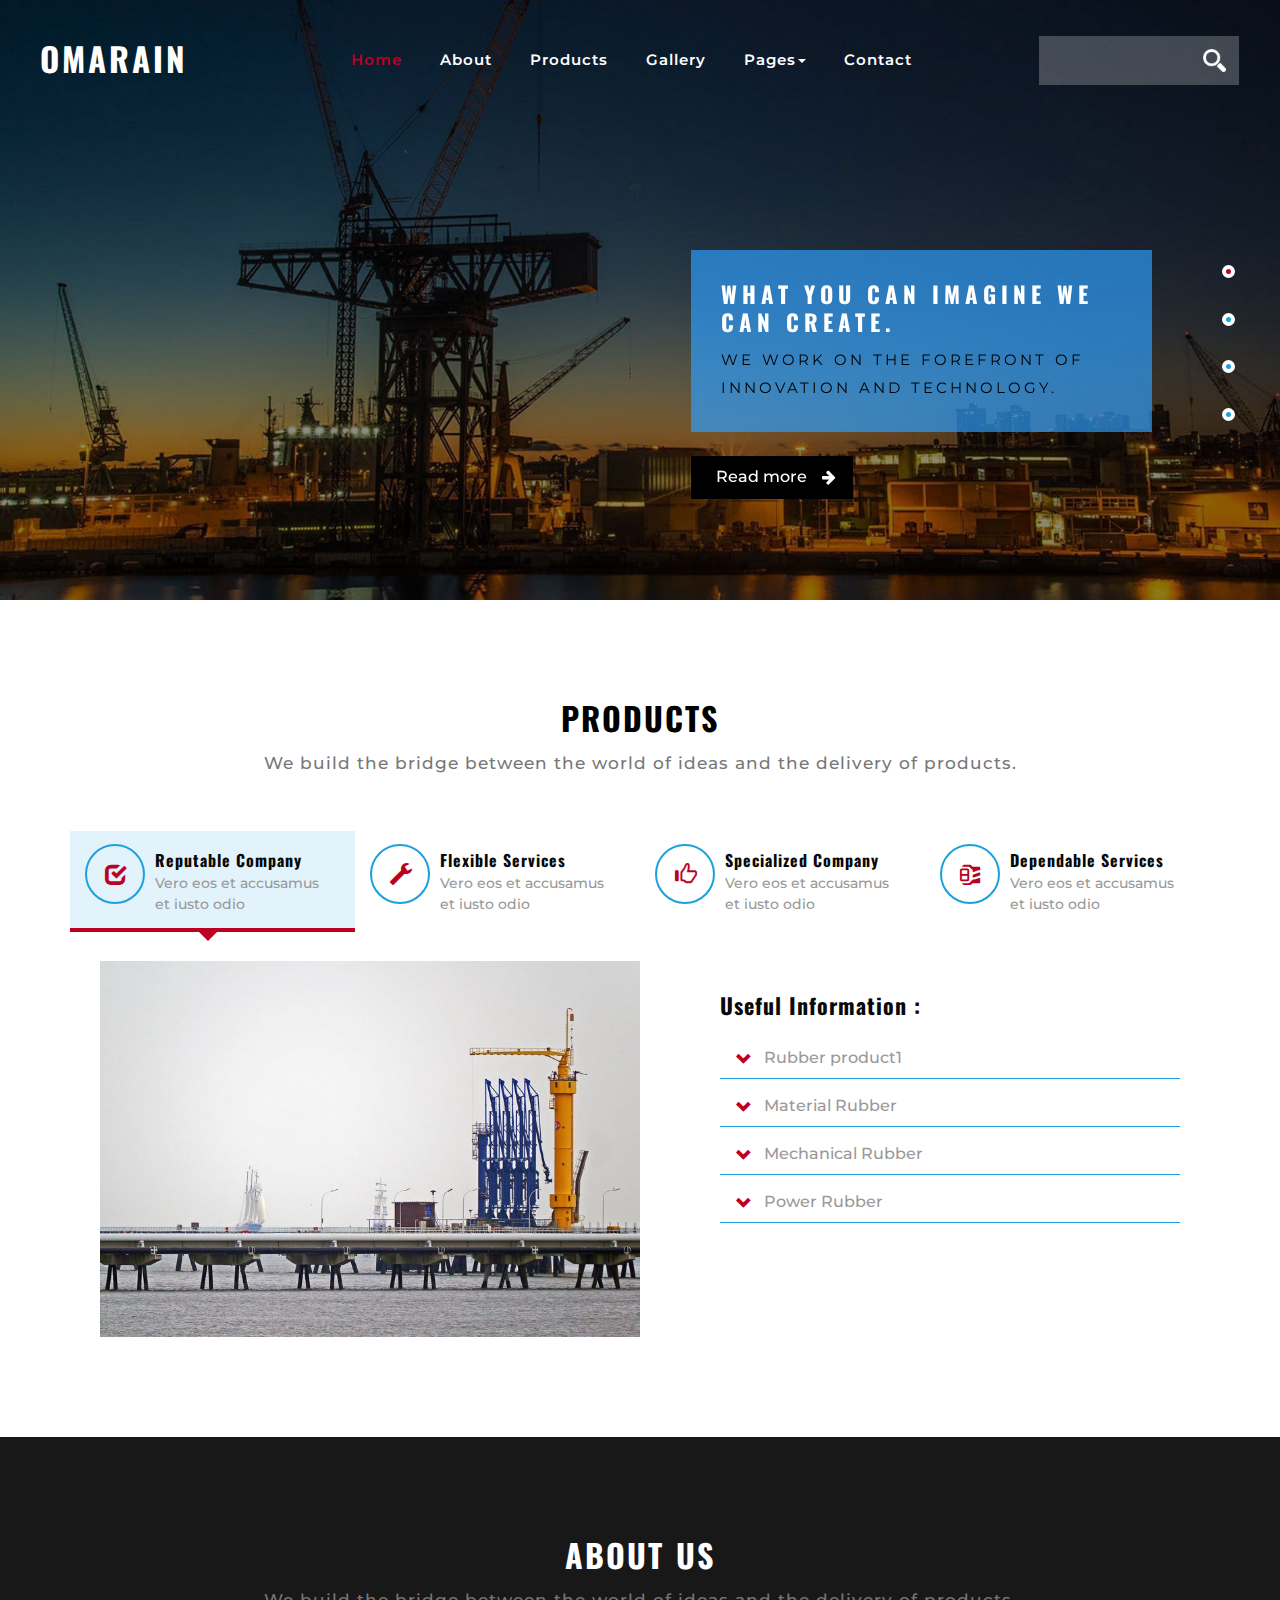
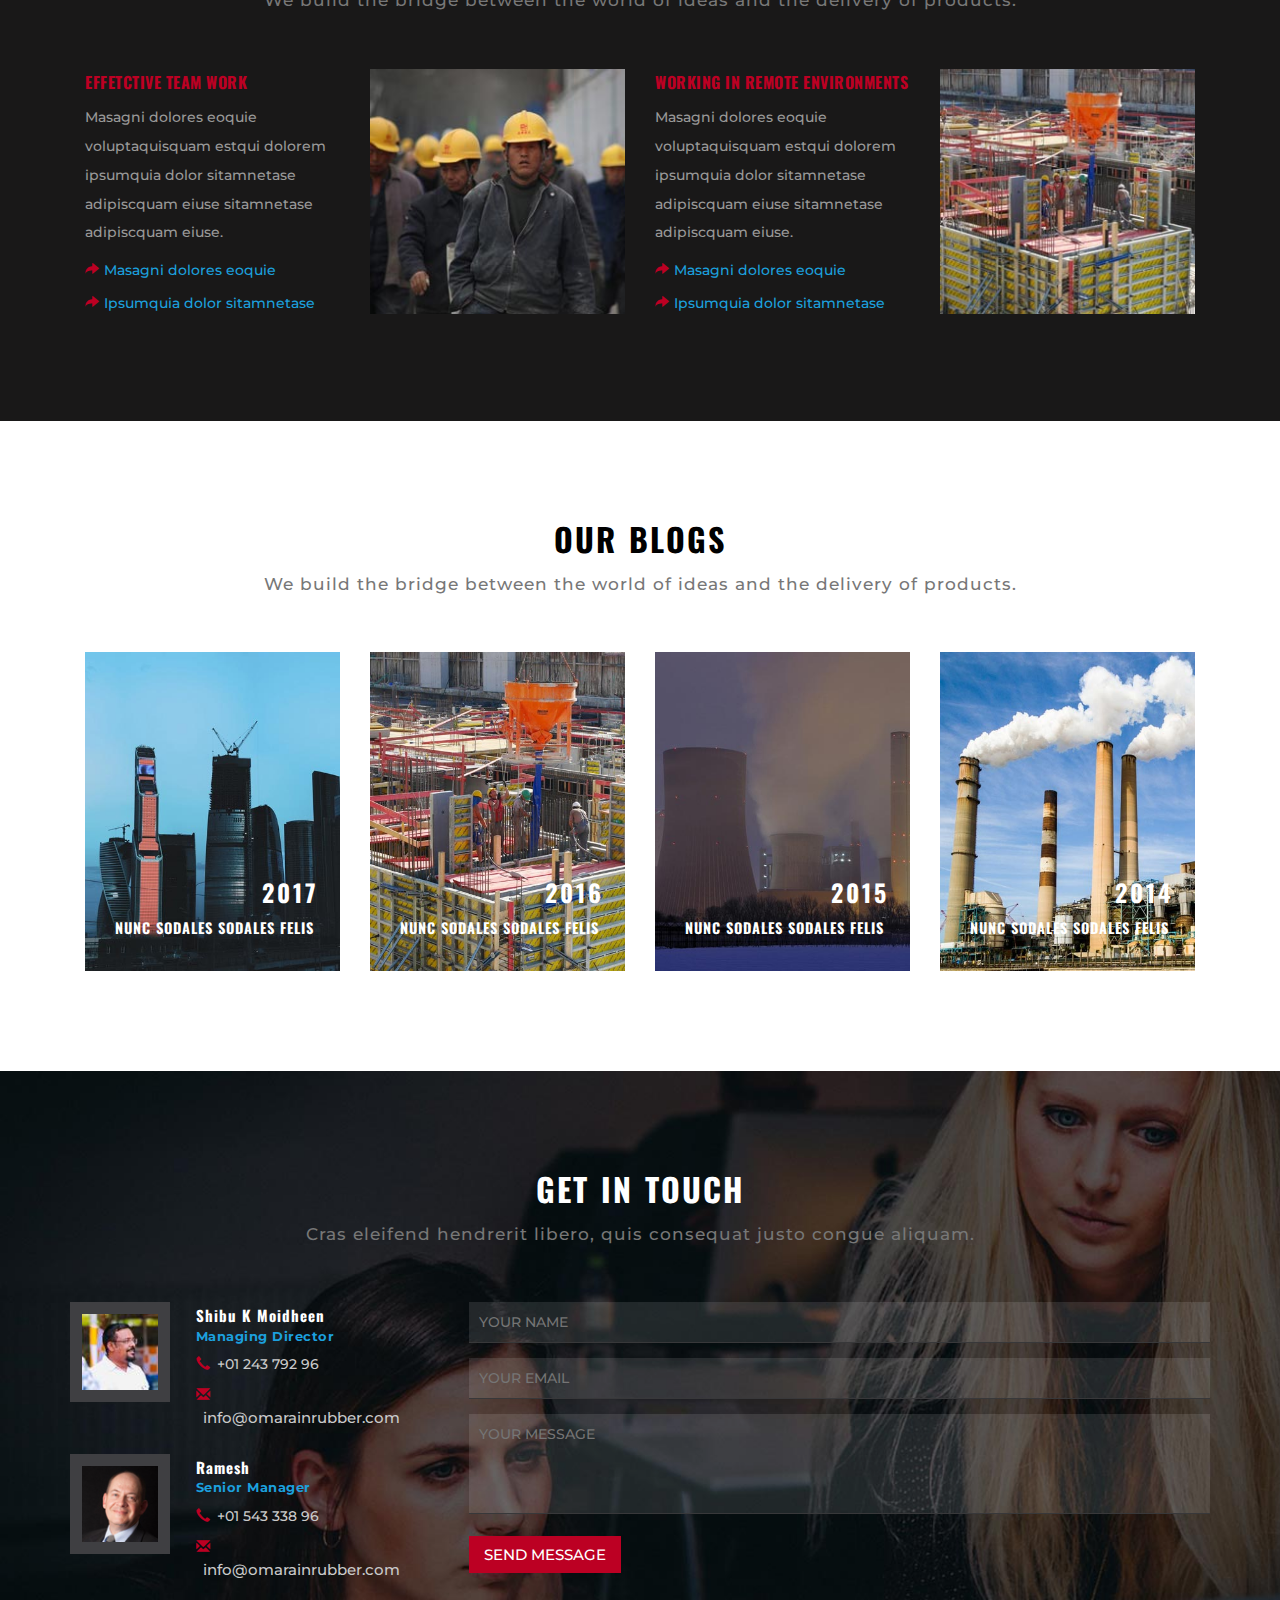
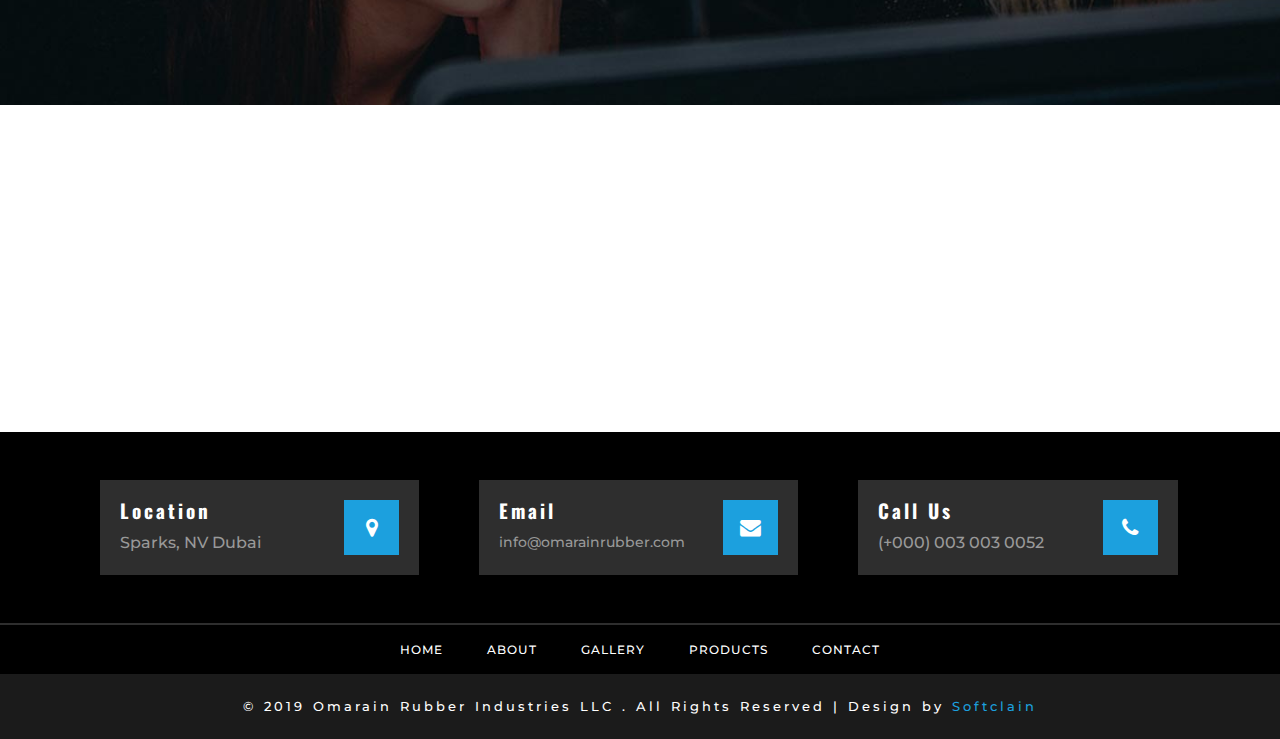
<file: index.html>
<!DOCTYPE html>
<html lang="en">
<head>
<title>Omaraian Rubber Industries</title>
<!-- for-mobile-apps -->
<meta name="viewport" content="width=device-width, initial-scale=1">
<meta http-equiv="Content-Type" content="text/html; charset=utf-8" />
<meta name="keywords" content="Rubber Industries" />
<script type="application/x-javascript"> addEventListener("load", function() { setTimeout(hideURLbar, 0); }, false);
		function hideURLbar(){ window.scrollTo(0,1); } </script>
<!-- //for-mobile-apps -->
<link href="css/bootstrap.css" rel="stylesheet" type="text/css" media="all" />
<link href="css/font-awesome.css" rel="stylesheet">
<link href="css/easy-responsive-tabs.css" rel='stylesheet' type='text/css'/>
<link href="css/style.css" rel="stylesheet" type="text/css" media="all" />


<!--web-fonts-->
<link href="//fonts.googleapis.com/css?family=Oswald:300,400,700" rel="stylesheet">
<link href="//fonts.googleapis.com/css?family=Montserrat:400,700" rel="stylesheet">
<!--//web-fonts-->
<!--//fonts-->
<!-- js -->
</head>
<body>
<!-- banner -->
	<div class="banner" id="home">
		<!-- header -->
		<header>
			<div class="container-fluid">
			<div class="w3-logo">
					<h1><a href="index.html">OMARAIN</a></h1>
				</div>
			<!-- navigation -->
			<nav class="navbar navbar-default ayanEffects ayanHoverEffect_7">
				<!-- Brand and toggle get grouped for better mobile display -->
				<div class="navbar-header">
				  <button type="button" class="navbar-toggle collapsed" data-toggle="collapse" data-target="#bs-example-navbar-collapse-1" aria-expanded="false">
					<span class="sr-only">Toggle navigation</span>
					<span class="icon-bar"></span>
					<span class="icon-bar"></span>
					<span class="icon-bar"></span>
				  </button>

				</div>

				<!-- Collect the nav links, forms, and other content for toggling -->
				<div class="collapse navbar-collapse" id="bs-example-navbar-collapse-1">
				  <ul class="nav navbar-nav">
					<li><a class="active" href="index.html">Home</a></li>
					<li><a href="about.html">About</a></li>
					<li><a href="services.html">Products</a></li>
					<li><a href="gallery.html">Gallery</a></li>
					<li class="dropdown">
					  <a href="#" class="dropdown-toggle" data-toggle="dropdown" role="button" aria-haspopup="true" aria-expanded="false">Pages<span class="caret"></span></a>
					  <ul class="dropdown-menu">
						<li><a href="codes.html">Short Codes</a></li>
						<li><a href="icons.html">Icons</a></li>
					  </ul>
					</li>
					<li><a href="contact.html">Contact</a></li>
				  </ul>
				 <div class="subscribe">
					<form action="#" method="post">
						<input type="search" class="sub-email" name="Search" required="">
						<input type="submit"  value="">
					</form>
				</div>
				</div><!-- /.navbar-collapse -->

			</nav>
			<div class="clearfix"></div>
		<!-- //navigation -->
			</div>
		</header>
	<!-- //header -->
	<!-- banner-text -->
		<div class="banner-text">
			<div class="callbacks_container">
				<ul class="rslides" id="slider3">
					<li>
						<div class="slider-info">
							<h3>what you can imagine we can create.</h3>
							<p> We work on the forefront of innovation and technology.</p>
						</div>
						<a href="single.html" class="hvr-icon-wobble-horizontal read-w3ls">Read more</a>
					</li>
					<li>

						<div class="slider-info">
							 <h3>SOLVE CHALLENGES OF FIELD SERVICE WITH MOBILITY</h3>
							<p>Imagine the possibilities of what we can do for u.</p>
						</div>
						<a href="single.html" class="hvr-icon-wobble-horizontal read-w3ls">Read more</a>
					</li>
					<li>

						<div class="slider-info">
							 <h3>what you can imagine we can create.</h3>
							<p>We work on the forefront of innovation and technology.</p>
						</div>
						<a href="single.html" class="hvr-icon-wobble-horizontal read-w3ls">Read more</a>
					</li>
					<li>

						<div class="slider-info">
							 <h3>SOLVE CHALLENGES OF FIELD SERVICE WITH MOBILITY</h3>
							<p> Imagine the possibilities of what we can do for u.</p>
						</div>
						<a href="single.html" class="hvr-icon-wobble-horizontal read-w3ls">Read more</a>
					</li>

				</ul>

			</div>
			<div class="clearfix"></div>
		</div>
	</div>
<!-- //banner -->

	<!--services-->
	<div class="services-w3layouts" id="services">
		<div class="container">
			<h5 class="title-w3">Products</h5>
			<p class="head-w3-agileits">We build the bridge between the world of ideas and the delivery of products.</p>
			<div id="horizontalTab">
					<ul class="resp-tabs-list">
					<li>
						<div class="work-row-grids wow bounceIn animated" data-wow-delay=".5s" style="visibility: visible; -webkit-animation-delay: .5s;">
						<div class="work-grids-img">
							<span class="glyphicon glyphicon-check" aria-hidden="true"></span>
						</div>
						<div class="caption work-captn">
							<h4>Reputable Company</h4>
							<p>Vero eos et accusamus et iusto odio</p>
						 </div>
						 <div class="clearfix"> </div>
						</div>
					</li>
					<li>
						<div class="work-row-grids wow bounceIn animated" data-wow-delay=".5s" style="visibility: visible; -webkit-animation-delay: .5s;">
							<div class="work-grids-img">
								<span class="glyphicon glyphicon-wrench" aria-hidden="true"></span>
							</div>
							<div class="caption work-captn">
								<h4>Flexible Services</h4>
								<p>Vero eos et accusamus et iusto odio</p>
							 </div>
							 <div class="clearfix"> </div>
						</div>
					</li>
					<li>
						<div class="work-row-grids wow bounceIn animated" data-wow-delay=".5s" style="visibility: visible; -webkit-animation-delay: .5s;">
							<div class="work-grids-img">
								<span class="glyphicon glyphicon-thumbs-up" aria-hidden="true"></span>
							</div>
							<div class="caption work-captn">
								<h4>Specialized Company</h4>
								<p>Vero eos et accusamus et iusto odio</p>
							 </div>
							 <div class="clearfix"> </div>
						</div>
					</li>
					<li>
						<div class="work-row-grids wow bounceIn animated" data-wow-delay=".5s" style="visibility: visible; -webkit-animation-delay: .5s;">
						<div class="work-grids-img">
							<span class="glyphicon glyphicon-compressed" aria-hidden="true"></span>
						</div>
						<div class="caption work-captn">
							<h4>Dependable Services</h4>
							<p>Vero eos et accusamus et iusto odio</p>
						 </div>
						 <div class="clearfix"> </div>
						</div>
					</li>
					</ul>
					<div class="resp-tabs-container">
					<div class="tab1">
						<div class="col-md-6 services-img-w3-agile">
						</div>
						<div class="col-md-6 services-right-agileits">
							<h4>Useful Information :</h4>
									<ul class="faq">
										<li class="item1 wow fadeInDown animated" data-wow-delay=".5s"><a href="#"><span class="glyphicon glyphicon-chevron-down"></span> Rubber product1</a>
											<ul>
												<li class="subitem1"><p>Chemical Research expertise in producing and manipulating chemicals to energy properties.</p></li>
											</ul>
										</li>
										<li class="item2 wow fadeInDown animated" data-wow-delay=".5s"><a href="#"><span class="glyphicon glyphicon-chevron-down"></span> Material Rubber</a>
											<ul>
												<li class="subitem1"><p> Materials Engineering should include scientific and engineering strength relationships of materials.</p></li>
											</ul>
										</li>
										<li class="item3 wow fadeInDown animated" data-wow-delay=".5s"><a href="#"><span class="glyphicon glyphicon-chevron-down"></span> Mechanical Rubber</a>
											<ul>
												<li class="subitem1"><p>Creating a dynamic company for the continuous exploration and develop opportunities.</p></li>
											</ul>
										</li>
										<li class="item4 wow fadeInDown animated" data-wow-delay=".5s"><a href="#"><span class="glyphicon glyphicon-chevron-down"></span> Power Rubber</a>
											<ul>
												<li class="subitem1"><p>Ensuring high reliability and optimal performance of rotating power equipment. </p></li>
											</ul>
										</li>
									</ul>

						</div>
					</div>

					<div class="tab2">
					<h5>About Industries</h5>
					<h6>We have built an enviable reputation in consumer goods, heavy industry, high-tech, manufacturing, recreational vehicle, and transportation sectors.</h6>
					<p>Lorem ipsum dolor sit amet, consectetur adipiscing elit. Duis suscipit et dui ut cursus. Ut tortor nisi, congue quis orci at, posuere mattis est. Nunc sollicitudin nisi lorem, eget aliquet leo scelerisque eu. Cras placerat, ligula nec bibendum aliquam, nibh massa venenatis leo, at convallis sem est a sapien.</p>
					</div>
					<div class="tab3">
						<div class="col-md-6 services-img-agileits">
						</div>
						<div class="col-md-6 services-right-agileits">
							<h4>Useful Information :</h4>
									<ul class="faq">
										<li class="item1 wow fadeInDown animated" data-wow-delay=".5s"><a href="#"><span class="glyphicon glyphicon-chevron-down"></span> Chemical Research Engineering</a>
											<ul>
												<li class="subitem1"><p>Chemical Research expertise in producing and manipulating chemicals to energy properties.</p></li>
											</ul>
										</li>
										<li class="item2 wow fadeInDown animated" data-wow-delay=".5s"><a href="#"><span class="glyphicon glyphicon-chevron-down"></span> Material Science and Engineering</a>
											<ul>
												<li class="subitem1"><p> Materials Engineering should include scientific and engineering strength relationships of materials.</p></li>
											</ul>
										</li>
										<li class="item3 wow fadeInDown animated" data-wow-delay=".5s"><a href="#"><span class="glyphicon glyphicon-chevron-down"></span> Mechanical Engineering</a>
											<ul>
												<li class="subitem1"><p>Creating a dynamic company for the continuous exploration and develop opportunities.</p></li>
											</ul>
										</li>
										<li class="item4 wow fadeInDown animated" data-wow-delay=".5s"><a href="#"><span class="glyphicon glyphicon-chevron-down"></span> Power and Energy</a>
											<ul>
												<li class="subitem1"><p>Ensuring high reliability and optimal performance of rotating power equipment. </p></li>
											</ul>
										</li>
									</ul>

						</div>
					</div>
					<div class="tab4">
					<h5>About Industries</h5>
					<h6>We have built an enviable reputation in consumer goods, heavy industry, high-tech, manufacturing,recreational vehicle, and transportation sectors.</h6>
					<p>Lorem ipsum dolor sit amet, consectetur adipiscing elit. Duis suscipit et dui ut cursus. Ut tortor nisi, congue quis orci at, posuere mattis est. Nunc sollicitudin nisi lorem, eget aliquet leo scelerisque eu. Cras placerat, ligula nec bibendum aliquam, nibh massa venenatis leo, at convallis sem est a sapien.</p>
					</div>
					</div>
			</div>
		</div>
	</div>
	<!--//services-->

<!-- //about -->
<div class="about">
	<div class="container">
		<h5 class="title-w3">About us</h5>
			<p class="head-w3-agileits">We build the bridge between the world of ideas and the delivery of products.</p>
		<div class="about-head">
			<div class="col-md-3 ab-head">
				<h5>EFFETCTIVE TEAM WORK  </h5>
				<p>Masagni dolores eoquie voluptaquisquam estqui dolorem ipsumquia dolor sitamnetase adipiscquam eiuse sitamnetase adipiscquam eiuse.</p>
				<ul>
					<li><i class="glyphicon glyphicon-share-alt"></i>Masagni dolores eoquie </li>
					<li><i class="glyphicon glyphicon-share-alt"></i>Ipsumquia dolor sitamnetase </li>
				</ul>
			</div>
			<div class="col-md-3 ab-head1">
				<div class="item item-type-move">
						<div class=" item-hover" >
							<div class="item-info">
								<div class="headline">
									Engineers & Workers
									<div class="line"></div>
								</div>
								<div class="date-month">Lorem ipsum</div>
							</div>
							<div class="mask"></div>
						</div>
						<div class="item-img">
							<img src="images/about1.jpg" alt=" " class="img-responsive" />
						</div>
					</div>

			</div>
			<div class="col-md-3 ab-head ab-head2">
				<h5>Working in Remote Environments</h5>
				<p>Masagni dolores eoquie voluptaquisquam estqui dolorem ipsumquia dolor sitamnetase adipiscquam eiuse sitamnetase adipiscquam eiuse. </p>
				<ul>
					<li><i class="glyphicon glyphicon-share-alt"></i>Masagni dolores eoquie </li>
					<li><i class="glyphicon glyphicon-share-alt"></i>Ipsumquia dolor sitamnetase </li>
				</ul>
			</div>
			<div class="col-md-3 ab-head1">
					<div class="item item-type-move">
						<div class=" item-hover" >
							<div class="item-info">
								<div class="headline">
									Our project
									<div class="line"></div>
								</div>
								<p class="date-month">Lorem ipsum</p>
							</div>
							<div class="mask"></div>
						</div>
						<div class="item-img">
							<img src="images/about2.jpg" alt=" " class="img-responsive" />
						</div>
					</div>
			</div>
		<div class="clearfix"> </div>
		</div>
	</div>
</div>
<!--about-->
<!--Blogs -->
		<div class="blogs">
		<div class="container">
		    <h5 class="title-w3">Our Blogs</h5>
			<p class="head-w3-agileits">We build the bridge between the world of ideas and the delivery of products.</p>
			<div class="inst-grids">
					<a href="single.html"><div class="col-md-3 blog-gd-w3ls">
						<img src="images/blog3.jpg" alt="blog-image">
						<div class="date-w3">
							<h4>2017</h4>
						</div>
						<div class="blog-description-w3agile">
							<h5>Nunc sodales sodales felis</h5>
						 </div>
					</div></a>
					<a href="single.html"><div class="col-md-3 blog-gd-w3ls">
						<img src="images/blog4.jpg" alt="blog-image">
						<div class="date-w3">
							<h4>2016</h4>
						</div>
						<div class="blog-description-w3agile">
							<h5>Nunc sodales sodales felis</h5>
						 </div>
					</div></a>
					<a href="single.html"><div class="col-md-3 blog-gd-w3ls last">
						<img src="images/blog2.jpg" alt="blog-image">
						<div class="date-w3">
							<h4>2015</h4>
						</div>
						<div class="blog-description-w3agile">
							<h5>Nunc sodales sodales felis </h5>
						 </div>
					</div></a>
					<a href="single.html"><div class="col-md-3 blog-gd-w3ls last">
						<img src="images/blog1.jpg" alt="blog-image">
						<div class="date-w3">
							<h4>2014</h4>
						</div>
						<div class="blog-description-w3agile">
							<h5>Nunc sodales sodales felis</h5>
						 </div>
					</div></a>

					<div class="clearfix"> </div>
				</div>

		</div>
	</div>
	<!--//Blogs -->

<!-- contact -->
<div class="contact">
	<div class="container">
	<h5 class="title-w3">Get in touch</h5>
	<p class="head-w3-agileits">Cras eleifend hendrerit libero, quis consequat justo congue aliquam.</p>
<div class="contact-info-w3ls">
	<div class="contact-left-w3layouts">
			<div class="contact-w3ls">
				<img src="images/contact1.jpg" alt="img">
				<div class="right-contact-w3ls">
					<h6>Shibu K Moidheen</h6>
					<p class="work-w3">Managing Director</p>
					<div class="span-sub-w3ls">
						<span class="glyphicon glyphicon-earphone" aria-hidden="true"></span><p class="number-w3">+01 243 792 96</p>
					</div>
					<div class="span-sub-w3ls">
						<span class="glyphicon glyphicon-envelope" aria-hidden="true"></span><a href="mailto:info@example.com">info@omarainrubber.com</a>
					</div>
				</div>
				<div class="clearfix"> </div>
			</div>
			<div class="contact-w3ls">
				<img src="images/contact2.jpg" alt="img">
				<div class="right-contact-w3ls">
					<h6>Ramesh</h6>
					<p class="work-w3">Senior Manager</p>
					<div class="span-sub-w3ls">
						<span class="glyphicon glyphicon-earphone" aria-hidden="true"></span><p class="number-w3">+01 543 338 96</p>
					</div>
					<div class="span-sub-w3ls">
						<span class="glyphicon glyphicon-envelope" aria-hidden="true"></span><a href="mailto:info@example.com">info@omarainrubber.com</a>
					</div>
				</div>
				<div class="clearfix"> </div>
			</div>
	</div>
	<div class="contact-right-w3layouts">
		<form action="#" method="post">
			<input type="text" name="your name" placeholder="YOUR NAME" required="">
			<input type="email" name="your email" placeholder="YOUR EMAIL" required="">
			<textarea  name="your message" placeholder="YOUR MESSAGE" required=""></textarea>
			<input type="submit" value="SEND MESSAGE">
		</form>
	</div>
	<div class="clearfix"> </div>
	</div>
	</div>
</div>
<!-- //contact -->
<!-- Footer -->
<div class="map-w3-agileits">
<iframe src="https://www.google.com/maps/embed?pb=!1m18!1m12!1m3!1d10964.92940174713!2d-119.48496778126368!3d39.53864841613956!2m3!1f0!2f0!3f0!3m2!1i1024!2i768!4f13.1!3m3!1m2!1s0x80991f12c5f4ca2f%3A0xc65b3e680a7d614c!2sUSA+Pkwy%2C+Sparks%2C+NV+89434%2C+USA!5e0!3m2!1sen!2sin!4v1482148468861" ></iframe>
</div>
<div class="w3l_footer">
		<div class="container">

			<div class="w3ls_footer_grids">

				<div class="w3ls_footer_grid">
					<div class="col-md-4 w3ls_footer_grid_left">
						<div class="w3ls_footer_grid_leftl">
							<i class="fa fa-map-marker" aria-hidden="true"></i>
						</div>
						<div class="w3ls_footer_grid_leftr">
							<h4>Location</h4>
							<p>Sparks, NV Dubai</p>
						</div>
						<div class="clearfix"> </div>
					</div>
					<div class="col-md-4 w3ls_footer_grid_left">
						<div class="w3ls_footer_grid_leftl">
							<i class="fa fa-envelope" aria-hidden="true"></i>
						</div>
						<div class="w3ls_footer_grid_leftr">
							<h4>Email</h4>
							<a href="mailto:info@example.com">info@omarainrubber.com</a>
						</div>
						<div class="clearfix"> </div>
					</div>
					<div class="col-md-4 w3ls_footer_grid_left">
						<div class="w3ls_footer_grid_leftl">
							<i class="fa fa-phone" aria-hidden="true"></i>
						</div>
						<div class="w3ls_footer_grid_leftr">
							<h4>Call Us</h4>
							<p>(+000) 003 003 0052</p>
						</div>
						<div class="clearfix"> </div>
					</div>
					<div class="clearfix"> </div>
				</div>
			</div>
		</div>
</div>
<div class="botttom-nav-agileits">
 <ul>
					<li><a href="index.html">Home</a></li>
					<li><a href="about.html">About</a></li>
					<li><a href="gallery.html">Gallery</a></li>
					<li><a href="services.html">Products</a></li>
					<li><a href="contact.html">Contact</a></li>
				  </ul>
</div>
			<div class="copyright-wthree">
				<p>&copy; 2019 Omarain Rubber Industries LLC  . All Rights Reserved | Design by <a href="https://softclain.in/"> Softclain </a></p>
			</div>
<!-- //Footer -->

	<a href="#home" class="scroll" id="toTop" style="display: block;"> <span id="toTopHover" style="opacity: 1;"> </span></a>
<!-- //smooth scrolling -->


<script type="text/javascript" src="js/jquery-2.1.4.min.js"></script>
<script src="js/responsiveslides.min.js"></script>
							<script>
								// You can also use "$(window).load(function() {"
								$(function () {
								  // Slideshow 4
								  $("#slider3").responsiveSlides({
									auto: true,
									pager:true,
									nav:false,
									speed: 500,
									namespace: "callbacks",
									before: function () {
									  $('.events').append("<li>before event fired.</li>");
									},
									after: function () {
									  $('.events').append("<li>after event fired.</li>");
									}
								  });

								});
							 </script>


							 <script>
								// You can also use "$(window).load(function() {"
								$(function () {
								  // Slideshow 4
								  $("#slider1").responsiveSlides({
									auto: true,
									pager:false,
									nav:true,
									speed: 500,
									namespace: "callbacks",
									before: function () {
									  $('.events').append("<li>before event fired.</li>");
									},
									after: function () {
									  $('.events').append("<li>after event fired.</li>");
									}
								  });

								});
							 </script>

<!-- script for faq -->
						<script type="text/javascript">
							$(function() {

								var menu_ul = $('.faq > li > ul'),
									   menu_a  = $('.faq > li > a');

								menu_ul.hide();

								menu_a.click(function(e) {
									e.preventDefault();
									if(!$(this).hasClass('active')) {
										menu_a.removeClass('active');
										menu_ul.filter(':visible').slideUp('normal');
										$(this).addClass('active').next().stop(true,true).slideDown('normal');
									} else {
										$(this).removeClass('active');
										$(this).next().stop(true,true).slideUp('normal');
									}
								});

							});
						</script>
						<!-- script for faq -->
<!-- script for responsive tabs -->
<script src="js/easy-responsive-tabs.js"></script>
<script>
$(document).ready(function () {
$('#horizontalTab').easyResponsiveTabs({
type: 'default', //Types: default, vertical, accordion
width: 'auto', //auto or any width like 600px
fit: true,   // 100% fit in a container
closed: 'accordion', // Start closed if in accordion view
activate: function(event) { // Callback function if tab is switched
var $tab = $(this);
var $info = $('#tabInfo');
var $name = $('span', $info);
$name.text($tab.text());
$info.show();
}
});
$('#verticalTab').easyResponsiveTabs({
type: 'vertical',
width: 'auto',
fit: true
});
});
</script>
<!-- script for responsive tabs -->


 <!-- start-smoth-scrolling -->
<script type="text/javascript" src="js/move-top.js"></script>
<script type="text/javascript" src="js/easing.js"></script>
<script type="text/javascript">
	jQuery(document).ready(function($) {
		$(".scroll").click(function(event){
			event.preventDefault();
			$('html,body').animate({scrollTop:$(this.hash).offset().top},1000);
		});
	});
</script>
<!-- start-smoth-scrolling -->
<!-- here stars scrolling icon -->
	<script type="text/javascript">
		$(document).ready(function() {
			/*
				var defaults = {
				containerID: 'toTop', // fading element id
				containerHoverID: 'toTopHover', // fading element hover id
				scrollSpeed: 1200,
				easingType: 'linear'
				};
			*/

			$().UItoTop({ easingType: 'easeOutQuart' });

			});
	</script>
<!-- //here ends scrolling icon -->
<!--js for bootstrap working-->
	<script src="js/bootstrap.js"></script>
<!-- //for bootstrap working -->

</body>
</html>
</file>
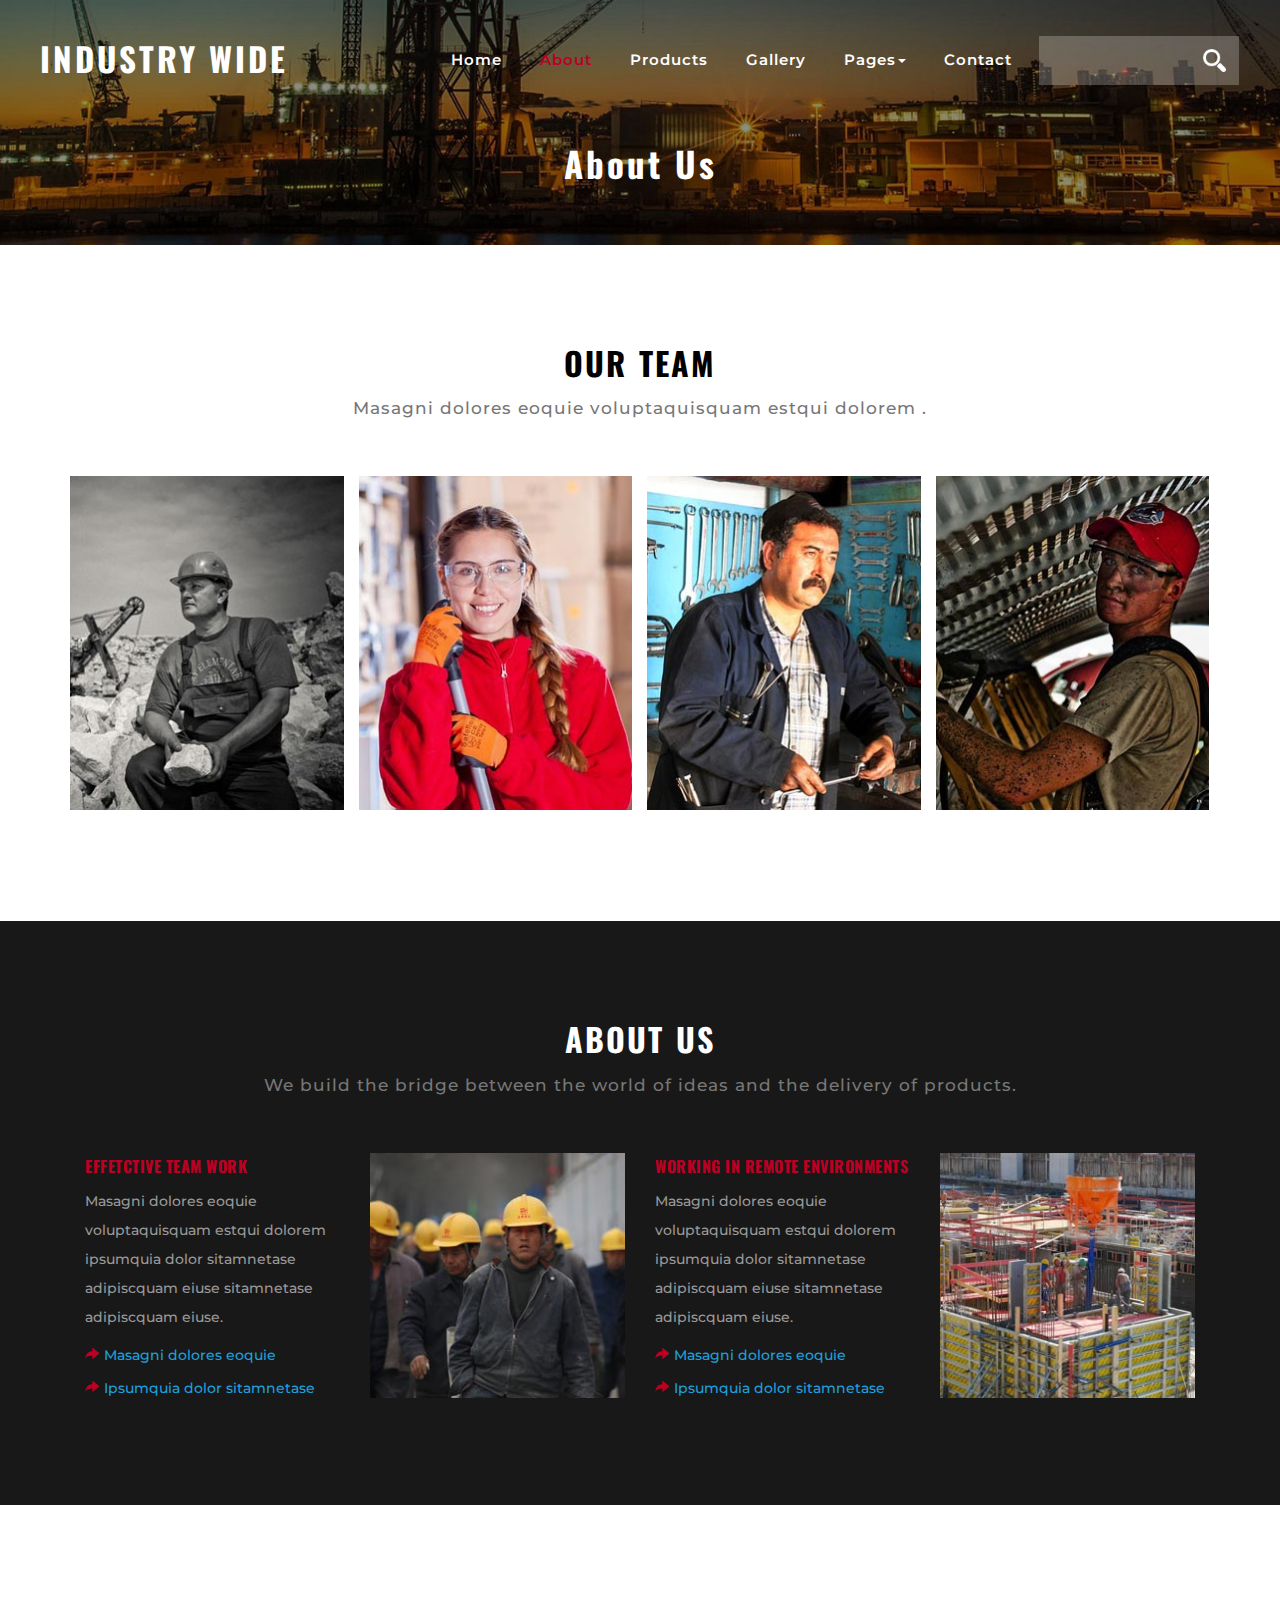
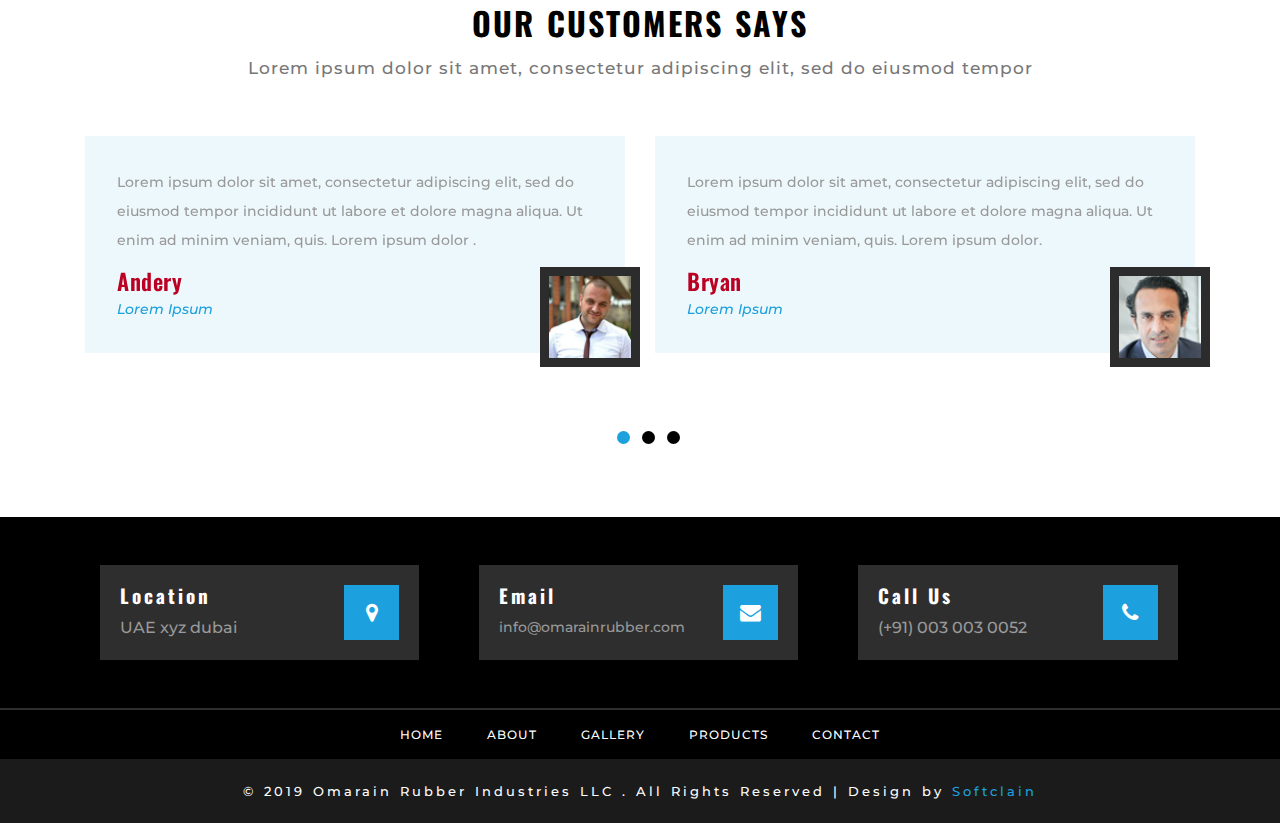
<file: about.html>
<!DOCTYPE html>
<html lang="zxx">
<head>
<title>OMARAIN</title>
<!-- for-mobile-apps -->
<meta name="viewport" content="width=device-width, initial-scale=1">
<meta http-equiv="Content-Type" content="text/html; charset=utf-8" />
<meta name="keywords" content="Industry wide Responsive web template, Bootstrap Web Templates, Flat Web Templates, Android Compatible web template,
Smartphone Compatible web template, free webdesigns for Nokia, Samsung, LG, Sony Ericsson, Motorola web design" />
<script type="application/x-javascript"> addEventListener("load", function() { setTimeout(hideURLbar, 0); }, false);
		function hideURLbar(){ window.scrollTo(0,1); } </script>
<!-- //for-mobile-apps -->
<link href="css/bootstrap.css" rel="stylesheet" type="text/css" media="all" />
<link href="css/font-awesome.css" rel="stylesheet">
<link href="css/easy-responsive-tabs.css" rel='stylesheet' type='text/css'/>
<link href="css/owl.carousel.css" rel="stylesheet">
<link href="css/style.css" rel="stylesheet" type="text/css" media="all" />


<!--web-fonts-->
<link href="//fonts.googleapis.com/css?family=Oswald:300,400,700" rel="stylesheet">
<link href="//fonts.googleapis.com/css?family=Montserrat:400,700" rel="stylesheet">
<!--//web-fonts-->
<!--//fonts-->
<!-- js -->
</head>
<body>
<!-- banner -->
	<div class="banner about-banner-w3ls " id="home">
		<!-- header -->
	<header>
			<div class="container-fluid">
			<div class="w3-logo">
					<h1><a href="index.html">Industry wide</a></h1>
				</div>
			<!-- navigation -->
			<nav class="navbar navbar-default ayanEffects ayanHoverEffect_7">
				<!-- Brand and toggle get grouped for better mobile display -->
				<div class="navbar-header">
				  <button type="button" class="navbar-toggle collapsed" data-toggle="collapse" data-target="#bs-example-navbar-collapse-1" aria-expanded="false">
					<span class="sr-only">Toggle navigation</span>
					<span class="icon-bar"></span>
					<span class="icon-bar"></span>
					<span class="icon-bar"></span>
				  </button>

				</div>

				<!-- Collect the nav links, forms, and other content for toggling -->
				<div class="collapse navbar-collapse" id="bs-example-navbar-collapse-1">
				  <ul class="nav navbar-nav">
					<li><a href="index.html">Home</a></li>
					<li><a class="active" href="about.html">About</a></li>
					<li><a href="services.html">Products</a></li>
					<li><a href="gallery.html">Gallery</a></li>
					<li class="dropdown">
					  <a href="#" class="dropdown-toggle" data-toggle="dropdown" role="button" aria-haspopup="true" aria-expanded="false">Pages<span class="caret"></span></a>
					  <ul class="dropdown-menu">
						<li><a href="codes.html">Short Codes</a></li>
						<li><a href="icons.html">Icons</a></li>
					  </ul>
					</li>
					<li><a href="contact.html">Contact</a></li>
				  </ul>
				 <div class="subscribe">
					<form action="#" method="post">
						<input type="search" class="sub-email" name="Search" required="">
						<input type="submit"  value="">
					</form>
				</div>
				</div><!-- /.navbar-collapse -->

			</nav>
			<div class="clearfix"></div>
		<!-- //navigation -->
			</div>
		</header>
	<!-- //header -->
	<h2>About Us</h2>
	</div>
<!-- //banner -->
<!-- team -->
<div class="team">
			<div class="container">
			<h5 class="title-w3">Our Team</h5>
			<p class="head-w3-agileits">Masagni dolores eoquie voluptaquisquam estqui dolorem .</p>
			<div class="team-grids">
					<div class="item">
						<div class="team-info">
							<img src="images/t1.jpg" alt="" />
							<div class="team-caption">
								<div class="agileits-w3layouts">
									<h4>Adney</h4>
									<p>Fusce laoreet</p>
								</div>
								<ul>
									<li><a href="#"><i class="fa fa-facebook"></i></a></li>
									<li><a href="#"><i class="fa fa-twitter"></i></a></li>
									<li><a href="#"><i class="fa fa-rss"></i></a></li>
								</ul>
								<div class="clearfix"> </div>
							</div>
						</div>
					</div>
					<div class="item">
						<div class="team-info">
							<img src="images/t2.jpg" alt="" />
							<div class="team-caption">
								<div class="agileits-w3layouts">
									<h4>Helen Mitchell</h4>
									<p>Lorem ipsum</p>
								</div>
								<ul>
									<li><a href="#"><i class="fa fa-facebook"></i></a></li>
									<li><a href="#"><i class="fa fa-twitter"></i></a></li>
									<li><a href="#"><i class="fa fa-rss"></i></a></li>
								</ul>
								<div class="clearfix"> </div>
							</div>
						</div>
					</div>
					<div class="item">
						<div class="team-info">
							<img src="images/t3.jpg" alt="" />
							<div class="team-caption">
								<div class="agileits-w3layouts">
									<h4>Aenean sed</h4>
									<p>Nunc tincidunt</p>
								</div>
									<ul>
									<li><a href="#"><i class="fa fa-facebook"></i></a></li>
									<li><a href="#"><i class="fa fa-twitter"></i></a></li>
									<li><a href="#"><i class="fa fa-rss"></i></a></li>
								</ul>
								<div class="clearfix"> </div>
							</div>
						</div>
					</div>
					<div class="item">
						<div class="team-info">
							<img src="images/t4.jpg" alt="" />
							<div class="team-caption">
								<div class="agileits-w3layouts">
									<h4>William</h4>
									<p>Phasellus magna</p>
								</div>
								<ul>
									<li><a href="#"><i class="fa fa-facebook"></i></a></li>
									<li><a href="#"><i class="fa fa-twitter"></i></a></li>
									<li><a href="#"><i class="fa fa-rss"></i></a></li>
								</ul>
								<div class="clearfix"> </div>
							</div>
						</div>
					</div>

			</div>
		</div>
	</div>
<!-- //team -->
 <!-- //about -->
<div class="about">
	<div class="container">
		<h5 class="title-w3">About us</h5>
			<p class="head-w3-agileits">We build the bridge between the world of ideas and the delivery of products.</p>
		<div class="about-head">
			<div class="col-md-3 ab-head">
				<h5>EFFETCTIVE TEAM WORK  </h5>
				<p>Masagni dolores eoquie voluptaquisquam estqui dolorem ipsumquia dolor sitamnetase adipiscquam eiuse sitamnetase adipiscquam eiuse.</p>
				<ul>
					<li><i class="glyphicon glyphicon-share-alt"></i>Masagni dolores eoquie </li>
					<li><i class="glyphicon glyphicon-share-alt"></i>Ipsumquia dolor sitamnetase </li>
				</ul>
			</div>
			<div class="col-md-3 ab-head1">
				<div class="item item-type-move">
						<div class=" item-hover" >
							<div class="item-info">
								<div class="headline">
									Engineers & Workers
									<div class="line"></div>
								</div>
								<div class="date-month">Lorem ipsum</div>
							</div>
							<div class="mask"></div>
						</div>
						<div class="item-img">
							<img src="images/about1.jpg" alt=" " class="img-responsive" />
						</div>
					</div>

			</div>
			<div class="col-md-3 ab-head ab-head2">
				<h5>Working in Remote Environments</h5>
				<p>Masagni dolores eoquie voluptaquisquam estqui dolorem ipsumquia dolor sitamnetase adipiscquam eiuse sitamnetase adipiscquam eiuse. </p>
				<ul>
					<li><i class="glyphicon glyphicon-share-alt"></i>Masagni dolores eoquie </li>
					<li><i class="glyphicon glyphicon-share-alt"></i>Ipsumquia dolor sitamnetase </li>
				</ul>
			</div>
			<div class="col-md-3 ab-head1">
					<div class="item item-type-move">
						<div class=" item-hover" >
							<div class="item-info">
								<div class="headline">
									Our project
									<div class="line"></div>
								</div>
								<p class="date-month">Lorem ipsum</p>
							</div>
							<div class="mask"></div>
						</div>
						<div class="item-img">
							<img src="images/about2.jpg" alt=" " class="img-responsive" />
						</div>
					</div>
			</div>
		<div class="clearfix"> </div>
		</div>
	</div>
</div>
<!--about-->
<!-- agile_testimonials -->
<div class="test" id="clients">
	<div class="container">
	<h5 class="title-w3">Our Customers Says</h5>
			<p class="head-w3-agileits">Lorem ipsum dolor sit amet, consectetur adipiscing elit, sed do eiusmod tempor</p>
		<div class=" test-gr">
					<div class=" test-gri1">
					 <div id="owl-demo2" class="owl-carousel">
							<div class="agile">
							   	<div class="col-md-6 test-grid">
							   		<div class="test-grid1">
										<img src="images/1.jpg" alt="" class="img-r">
										<p>Lorem ipsum dolor sit amet, consectetur adipiscing elit, sed do eiusmod tempor incididunt ut labore et dolore magna aliqua. Ut enim ad minim veniam, quis.
										Lorem ipsum dolor .</p>
										<h4>Andery</h4>
										<span>Lorem Ipsum</span>
									</div>
								</div>
									<div class="col-md-6 test-grid">
							   		<div class="test-grid1">
										<img src="images/2.jpg" alt="" class="img-r">
										<p>Lorem ipsum dolor sit amet, consectetur adipiscing elit, sed do eiusmod tempor incididunt ut labore et dolore magna aliqua. Ut enim ad minim veniam, quis.
										Lorem ipsum dolor.</p>
										<h4>Bryan</h4>
										<span>Lorem Ipsum</span>
									</div>
								</div>
								<div class="clearfix"></div>
							</div>
							<div class="agile">
							   	<div class="col-md-6 test-grid">
							   		<div class="test-grid1">
										<img src="images/3.jpg" alt="" class="img-r">
										<p>Lorem ipsum dolor sit amet, consectetur adipiscing elit, sed do eiusmod tempor incididunt ut labore et dolore magna aliqua. Ut enim ad minim veniam, quis.
										Lorem ipsum dolor.</p>
										<h4>Andery</h4>
										<span>Lorem Ipsum</span>
									</div>
								</div>
									<div class="col-md-6 test-grid">
							   		<div class="test-grid1">
										<img src="images/1.jpg" alt="" class="img-r">
										<p>Lorem ipsum dolor sit amet, consectetur adipiscing elit, sed do eiusmod tempor incididunt ut labore et dolore magna aliqua. Ut enim ad minim veniam, quis.
										Lorem ipsum dolor .</p>
										<h4>Bryan</h4>
										<span>Lorem Ipsum</span>
									</div>
								</div>
								<div class="clearfix"></div>
							</div>
							<div class="agile">
							   	<div class="col-md-6 test-grid">
							   		<div class="test-grid1">
										<img src="images/2.jpg" alt="" class="img-r">
										<p>Lorem ipsum dolor sit amet, consectetur adipiscing elit, sed do eiusmod tempor incididunt ut labore et dolore magna aliqua. Ut enim ad minim veniam, quis.
										Lorem ipsum dolor .</p>
										<h4>williams</h4>
										<span>Lorem Ipsum</span>
									</div>
								</div>
									<div class="col-md-6 test-grid">
							   		<div class="test-grid1">
										<img src="images/3.jpg" alt="" class="img-r">
										<p>Lorem ipsum dolor sit amet, consectetur adipiscing elit, sed do eiusmod tempor incididunt ut labore et dolore magna aliqua. Ut enim ad minim veniam, quis.
										Lorem ipsum dolor .</p>
										<h4>Jack</h4>
										<span>Lorem Ipsum</span>
									</div>
								</div>
								<div class="clearfix"></div>
							</div>
					</div>
				</div>
		</div>
	</div>
</div>
<!-- //agile_testimonials -->
<!-- Footer -->
<div class="w3l_footer">
		<div class="container">

			<div class="w3ls_footer_grids">

				<div class="w3ls_footer_grid">
					<div class="col-md-4 w3ls_footer_grid_left">
						<div class="w3ls_footer_grid_leftl">
							<i class="fa fa-map-marker" aria-hidden="true"></i>
						</div>
						<div class="w3ls_footer_grid_leftr">
							<h4>Location</h4>
							<p>UAE xyz dubai</p>
						</div>
						<div class="clearfix"> </div>
					</div>
					<div class="col-md-4 w3ls_footer_grid_left">
						<div class="w3ls_footer_grid_leftl">
							<i class="fa fa-envelope" aria-hidden="true"></i>
						</div>
						<div class="w3ls_footer_grid_leftr">
							<h4>Email</h4>
							<a href="mailto:info@example.com">info@omarainrubber.com</a>
						</div>
						<div class="clearfix"> </div>
					</div>
					<div class="col-md-4 w3ls_footer_grid_left">
						<div class="w3ls_footer_grid_leftl">
							<i class="fa fa-phone" aria-hidden="true"></i>
						</div>
						<div class="w3ls_footer_grid_leftr">
							<h4>Call Us</h4>
							<p>(+91) 003 003 0052</p>
						</div>
						<div class="clearfix"> </div>
					</div>
					<div class="clearfix"> </div>
				</div>
			</div>
		</div>
</div>
<div class="botttom-nav-agileits">
 <ul>
					<li><a href="index.html">Home</a></li>
					<li><a href="about.html">About</a></li>
					<li><a href="gallery.html">Gallery</a></li>
					<li><a href="services.html">Products</a></li>
					<li><a href="contact.html">Contact</a></li>
				  </ul>
</div>
<div class="copyright-wthree">
	<p>&copy; 2019 Omarain Rubber Industries LLC  . All Rights Reserved | Design by <a href="https://softclain.in/"> Softclain </a></p>
</div>
<!-- //Footer -->
	<a href="#home" class="scroll" id="toTop" style="display: block;"> <span id="toTopHover" style="opacity: 1;"> </span></a>
<!-- //smooth scrolling -->


<script type="text/javascript" src="js/jquery-2.1.4.min.js"></script>

<!--gallery-->


 <script src="js/owl.carousel.js"></script>
	 <!-- requried-jsfiles-for owl -->
							        <script>
									    $(document).ready(function() {
									      $("#owl-demo2").owlCarousel({
									        items : 1,
									        lazyLoad : false,
									        autoPlay : true,
									        navigation : false,
									        navigationText :  false,
									        pagination : true,
									      });
									    });
									  </script>
							 <!-- //requried-jsfiles-for owl -->

 <!-- start-smoth-scrolling -->
<script type="text/javascript" src="js/move-top.js"></script>
<script type="text/javascript" src="js/easing.js"></script>
<script type="text/javascript">
	jQuery(document).ready(function($) {
		$(".scroll").click(function(event){
			event.preventDefault();
			$('html,body').animate({scrollTop:$(this.hash).offset().top},1000);
		});
	});
</script>
<!-- start-smoth-scrolling -->
<!-- here stars scrolling icon -->
	<script type="text/javascript">
		$(document).ready(function() {
			/*
				var defaults = {
				containerID: 'toTop', // fading element id
				containerHoverID: 'toTopHover', // fading element hover id
				scrollSpeed: 1200,
				easingType: 'linear'
				};
			*/

			$().UItoTop({ easingType: 'easeOutQuart' });

			});
	</script>
<!-- //here ends scrolling icon -->
<!--js for bootstrap working-->
	<script src="js/bootstrap.js"></script>
<!-- //for bootstrap working -->


</body>
</html>
</file>
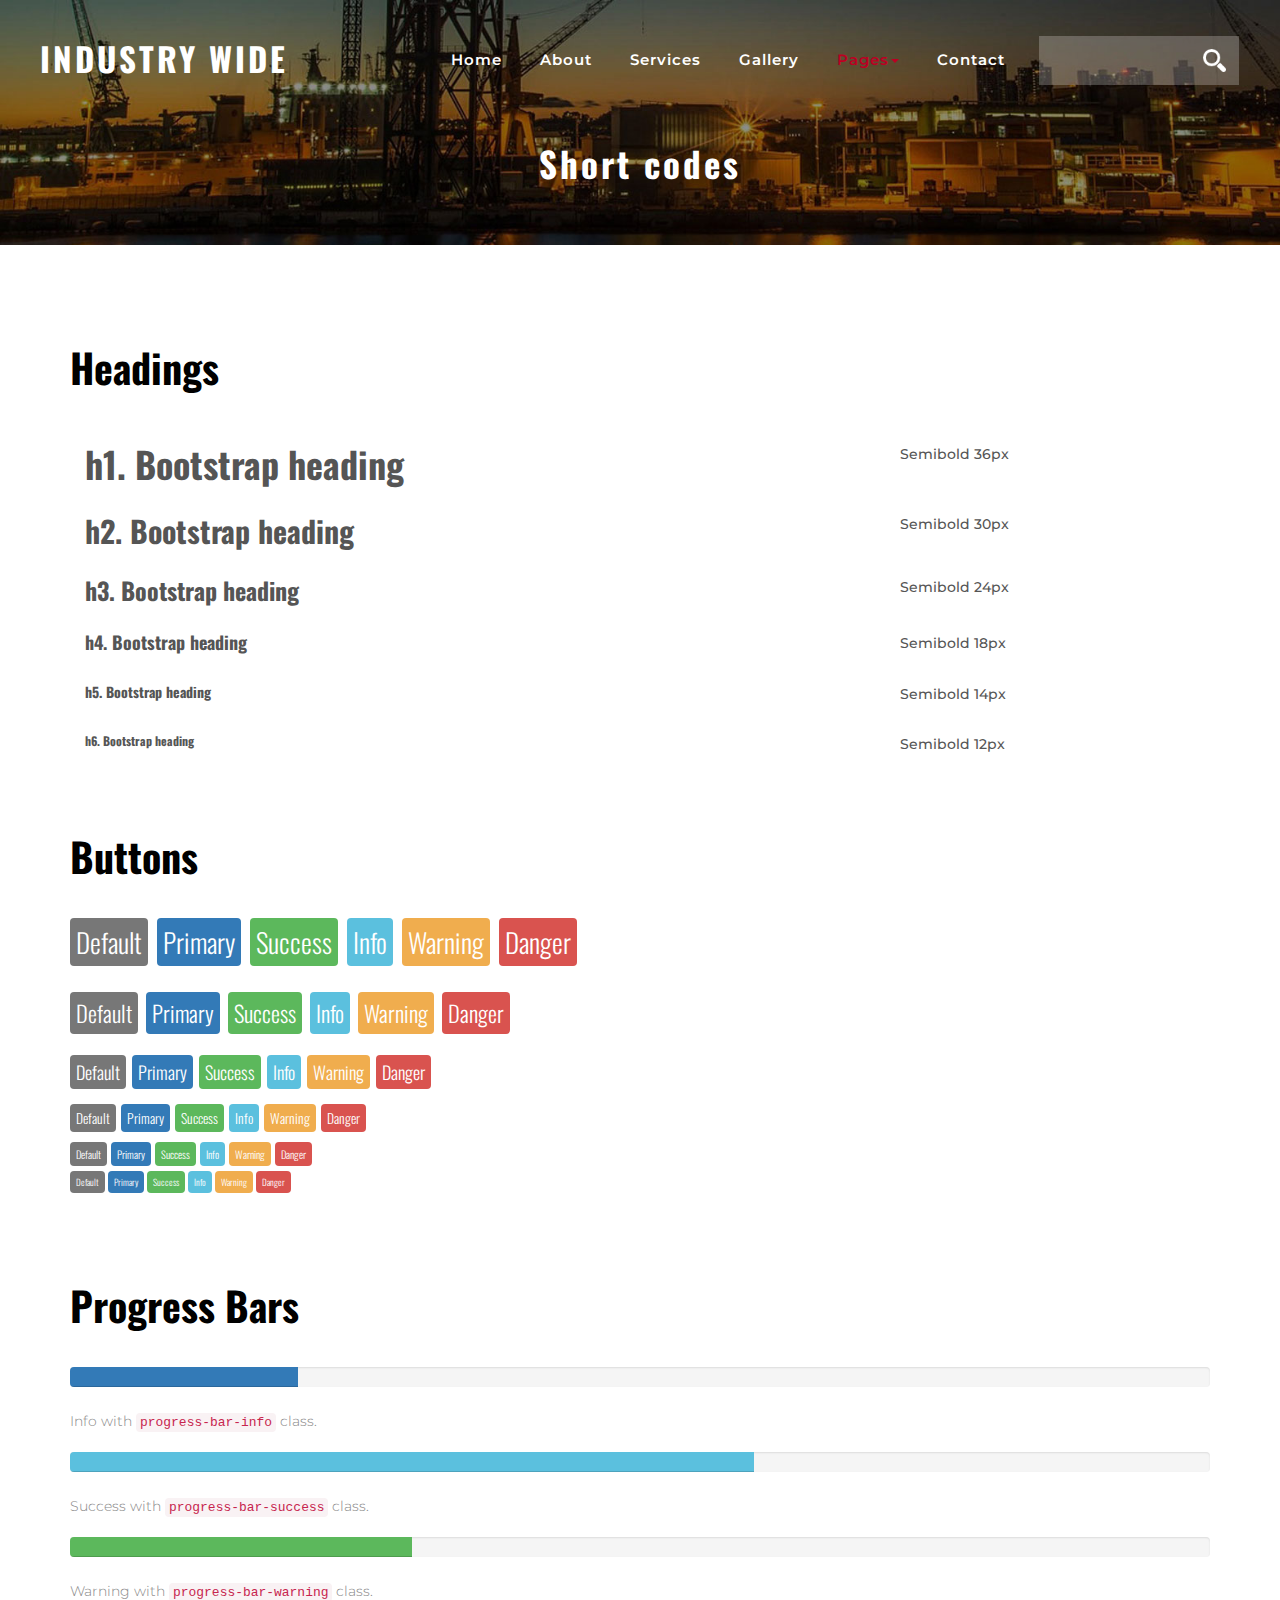
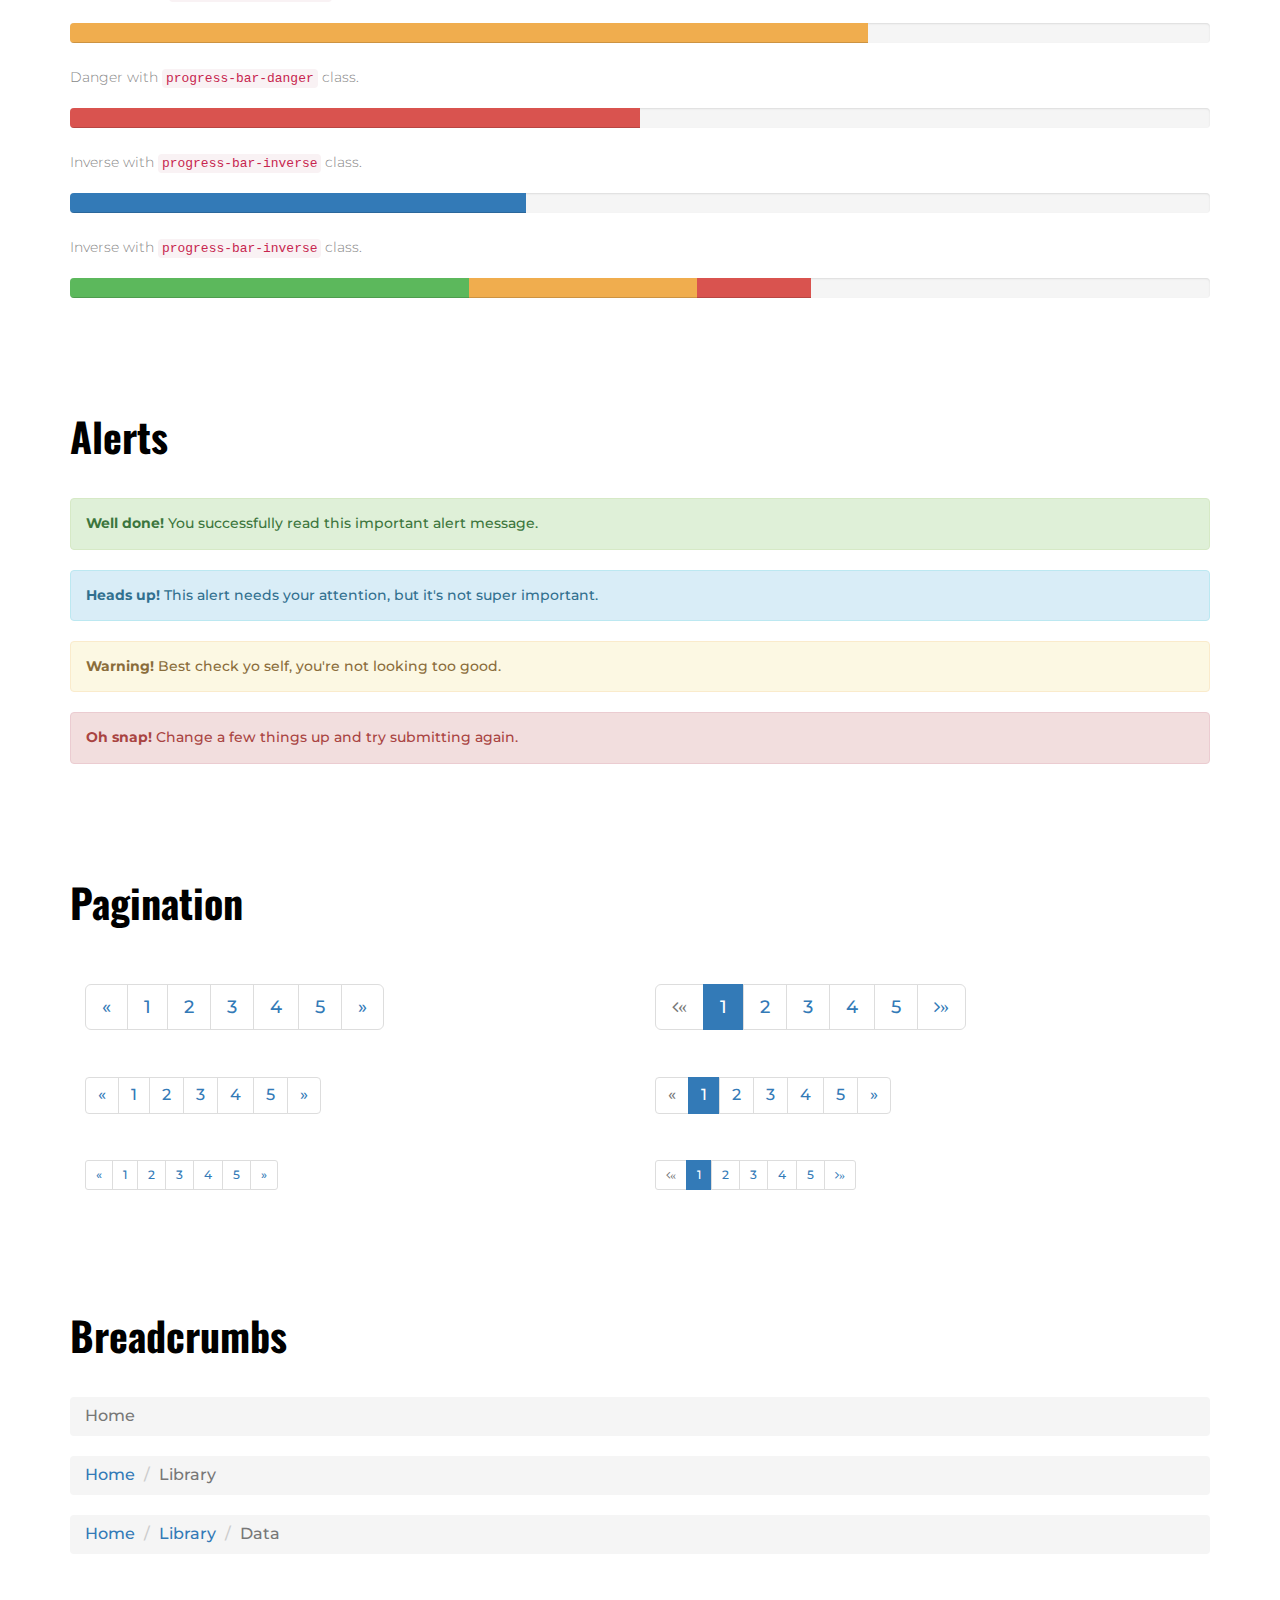
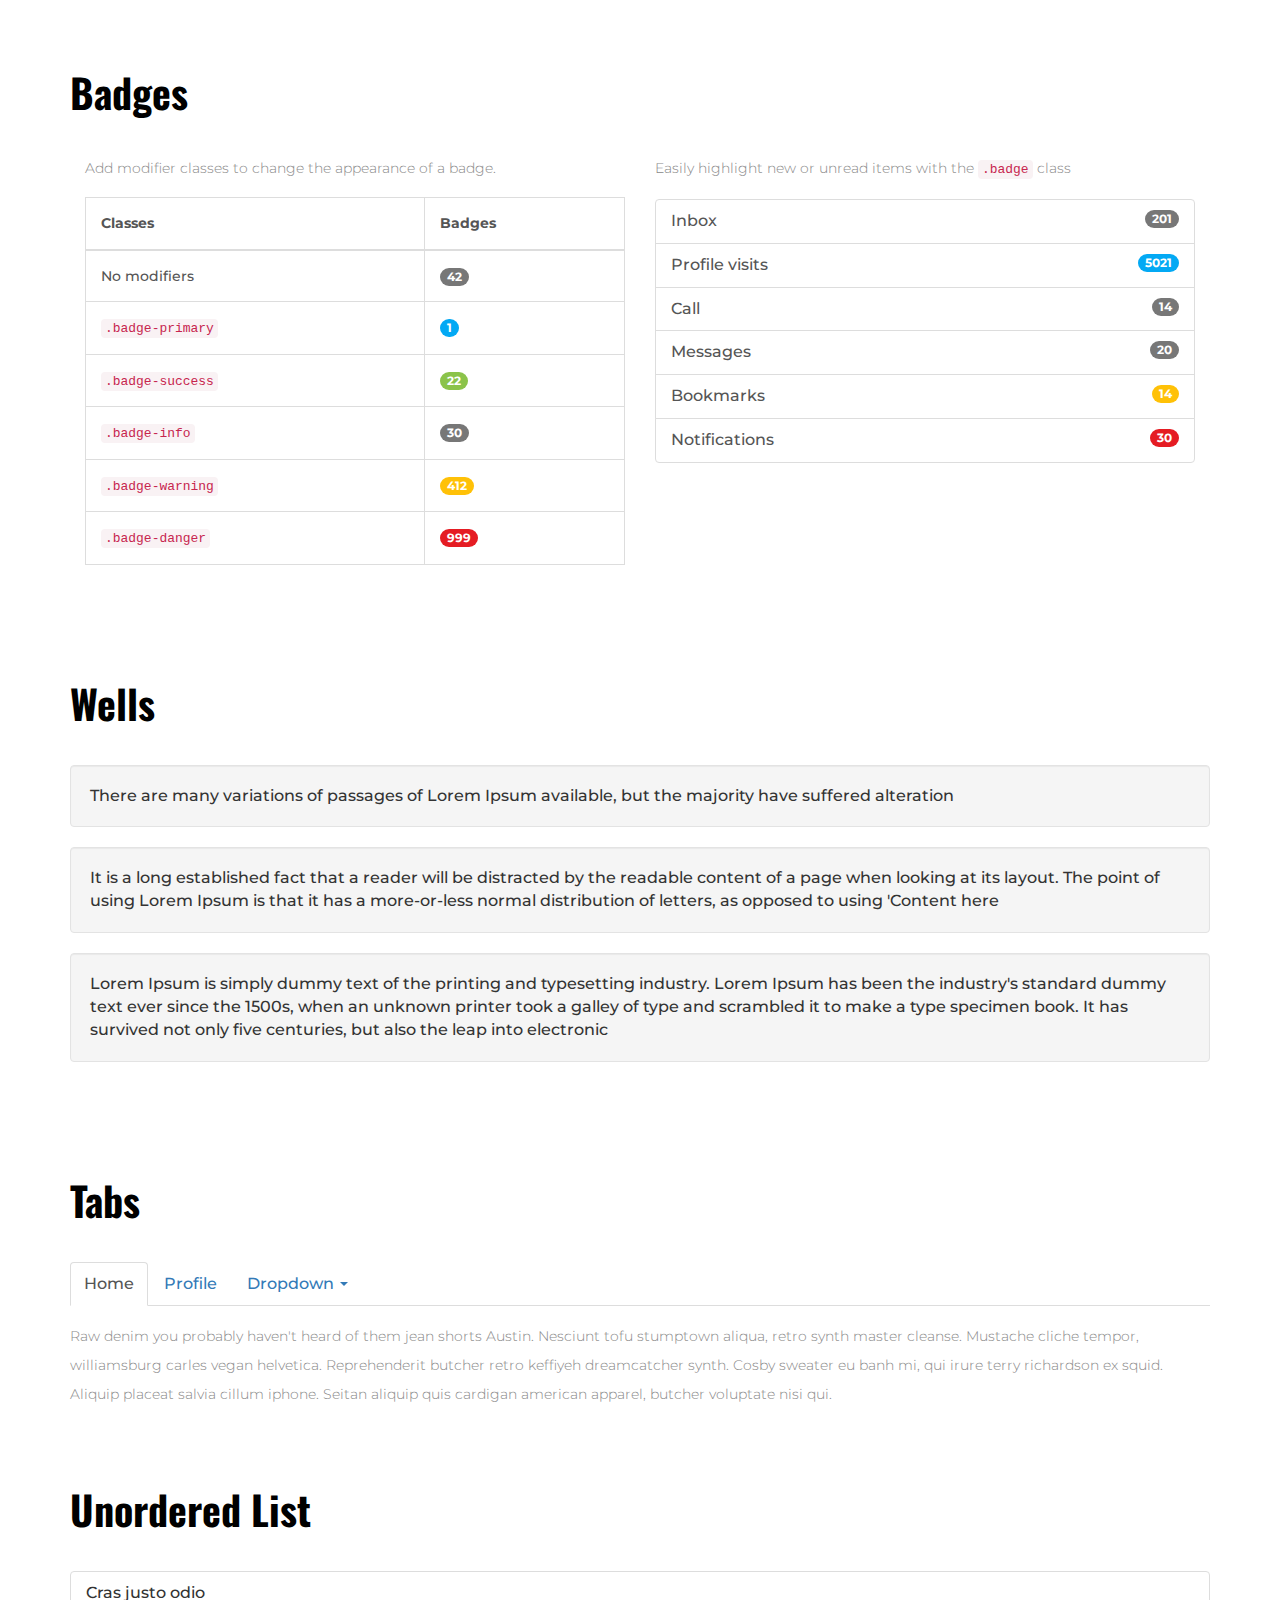
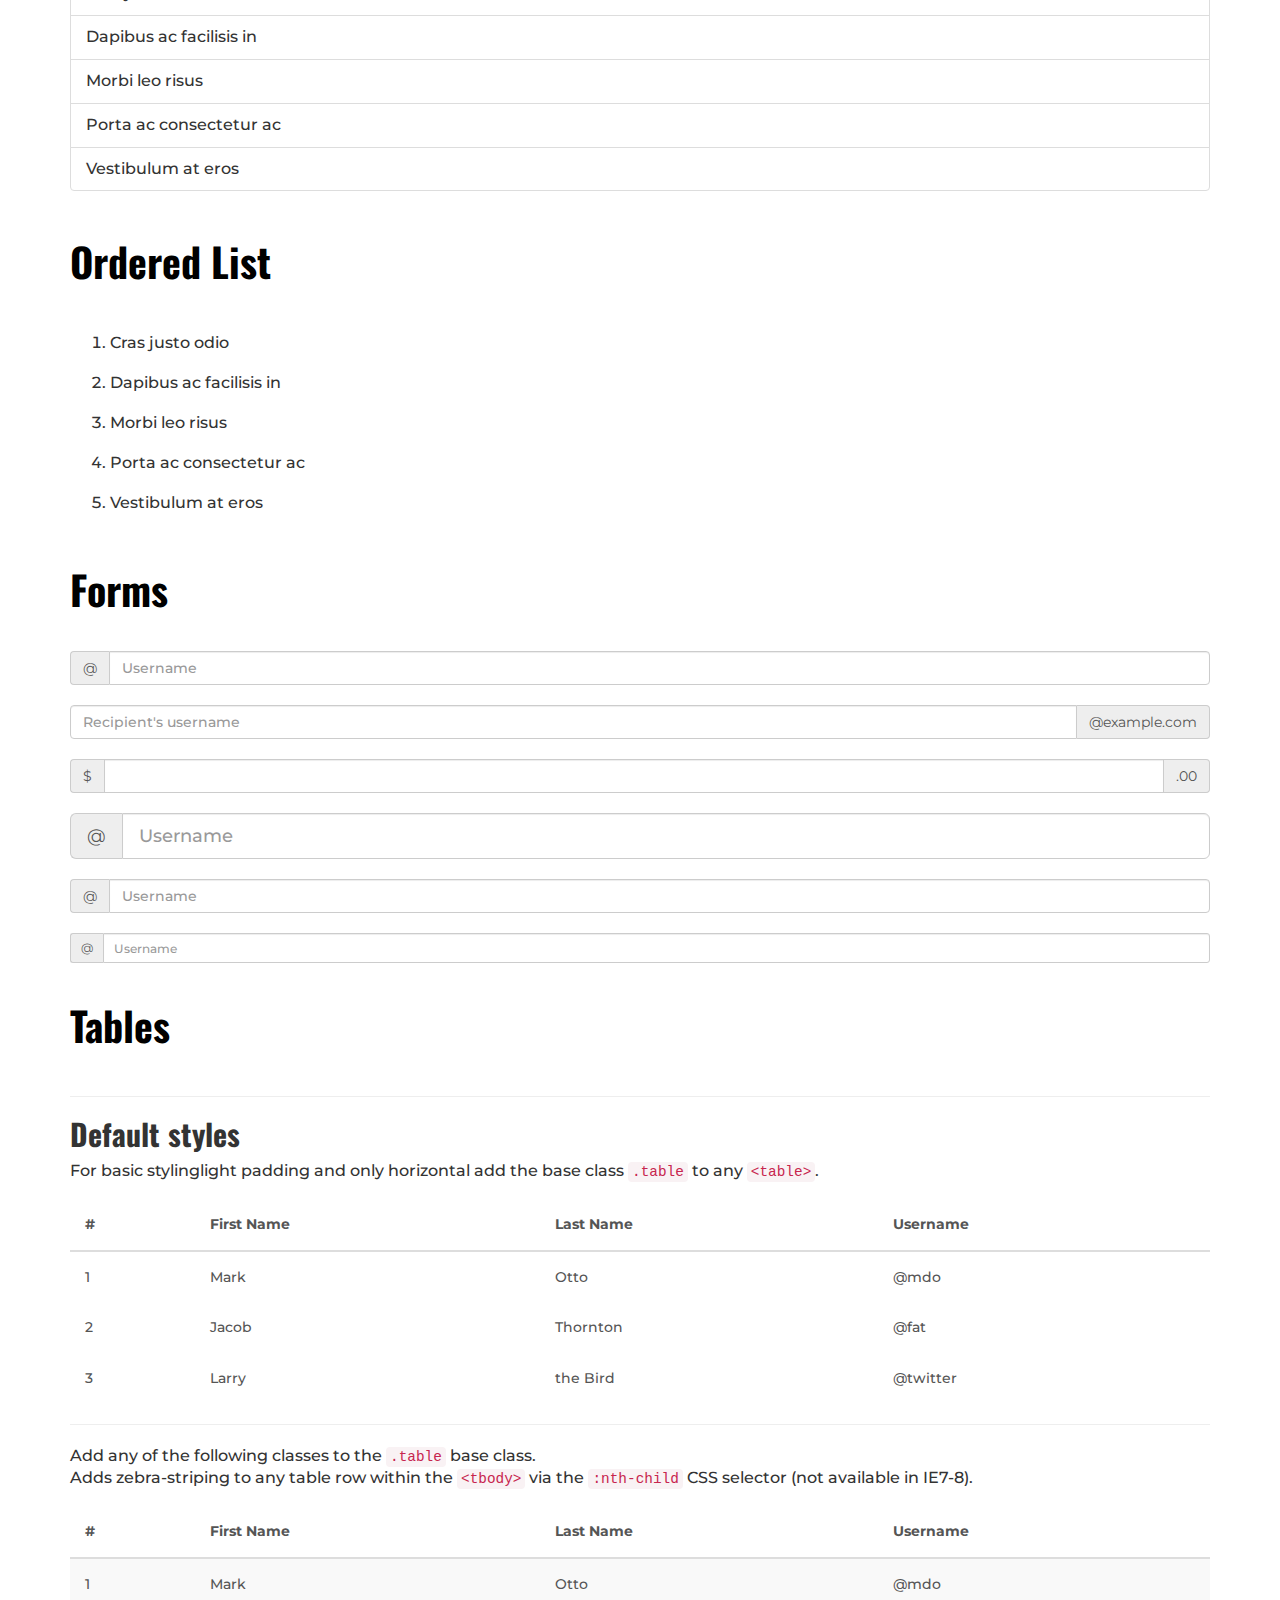
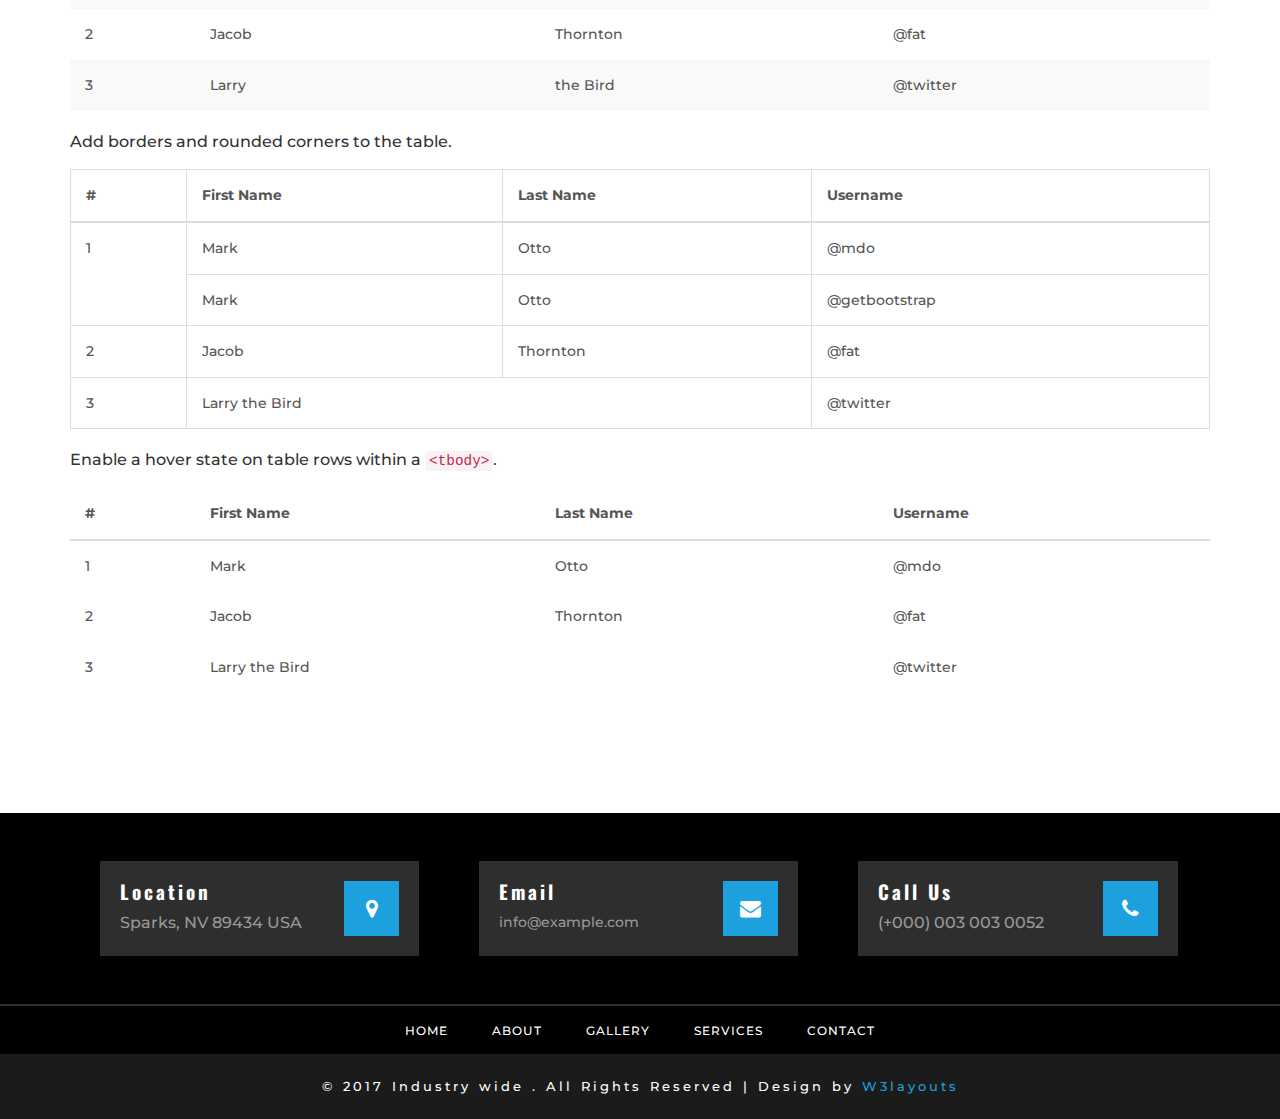
<file: codes.html>
<!--
Author: W3layouts
Author URL: http://w3layouts.com
License: Creative Commons Attribution 3.0 Unported
License URL: http://creativecommons.org/licenses/by/3.0/
-->
<!DOCTYPE html>
<html lang="en">
<head>
<title>Industry wide an Industrial Category Bootstrap Responsive Website Template  | Short codes :: w3layouts</title>
<!-- for-mobile-apps -->
<meta name="viewport" content="width=device-width, initial-scale=1">
<meta http-equiv="Content-Type" content="text/html; charset=utf-8" />
<meta name="keywords" content="Industry wide Responsive web template, Bootstrap Web Templates, Flat Web Templates, Android Compatible web template, 
Smartphone Compatible web template, free webdesigns for Nokia, Samsung, LG, Sony Ericsson, Motorola web design" />
<script type="application/x-javascript"> addEventListener("load", function() { setTimeout(hideURLbar, 0); }, false);
		function hideURLbar(){ window.scrollTo(0,1); } </script>
<!-- //for-mobile-apps -->
<link href="css/bootstrap.css" rel="stylesheet" type="text/css" media="all" />
<link href="css/font-awesome.css" rel="stylesheet"> 
<link href="css/easy-responsive-tabs.css" rel='stylesheet' type='text/css'/>
<link href="css/owl.carousel.css" rel="stylesheet">
<link href="css/style.css" rel="stylesheet" type="text/css" media="all" />


<!--web-fonts-->
<link href="//fonts.googleapis.com/css?family=Oswald:300,400,700" rel="stylesheet">
<link href="//fonts.googleapis.com/css?family=Montserrat:400,700" rel="stylesheet">
<!--//web-fonts-->
<!--//fonts-->
<!-- js -->
</head>
<body>
<!-- banner -->
	<div class="banner about-banner-w3ls " id="home">
		<!-- header -->
		<header>
			<div class="container-fluid">
			<div class="w3-logo">
					<h1><a href="index.html">Industry wide</a></h1>
				</div>
			<!-- navigation -->
			<nav class="navbar navbar-default ayanEffects ayanHoverEffect_7">
				<!-- Brand and toggle get grouped for better mobile display -->
				<div class="navbar-header">
				  <button type="button" class="navbar-toggle collapsed" data-toggle="collapse" data-target="#bs-example-navbar-collapse-1" aria-expanded="false">
					<span class="sr-only">Toggle navigation</span>
					<span class="icon-bar"></span>
					<span class="icon-bar"></span>
					<span class="icon-bar"></span>
				  </button>				  
				
				</div>

				<!-- Collect the nav links, forms, and other content for toggling -->
				<div class="collapse navbar-collapse" id="bs-example-navbar-collapse-1">
				  <ul class="nav navbar-nav">
					<li><a href="index.html">Home</a></li>
					<li><a href="about.html">About</a></li>
					<li><a href="services.html">Services</a></li>
					<li><a href="gallery.html">Gallery</a></li>
					<li class="dropdown">
					  <a href="#" class="dropdown-toggle active" data-toggle="dropdown" role="button" aria-haspopup="true" aria-expanded="false">Pages<span class="caret"></span></a>
					  <ul class="dropdown-menu">
						<li><a href="codes.html">Short Codes</a></li>
						<li><a href="icons.html">Icons</a></li>
					  </ul>
					</li>
					<li><a href="contact.html">Contact</a></li>
				  </ul>
				 <div class="subscribe">
					<form action="#" method="post">
						<input type="search" class="sub-email" name="Search" required="">
						<input type="submit"  value="">
					</form>
				</div>
				</div><!-- /.navbar-collapse -->
				 
			</nav>
			<div class="clearfix"></div>
		<!-- //navigation -->
			</div>
		</header>
	<!-- //header -->
	<h2>Short codes</h2>
	</div>
<!-- //banner -->
<!-- typography -->
	<div class="typography services-w3layouts">
				<div class="container">
					<div class="grid_3 grid_4">
						<h3 class="hdg">Headings</h3>
						<div class="bs-example">
							<table class="table">
								<tbody>
									<tr>
										<td><h1 id="h1.-bootstrap-heading">h1. Bootstrap heading<a class="anchorjs-link" href="#h1.-bootstrap-heading"><span class="anchorjs-icon"></span></a></h1></td>
										<td class="type-info">Semibold 36px</td>
									</tr>
									<tr>
										<td><h2 id="h2.-bootstrap-heading">h2. Bootstrap heading<a class="anchorjs-link" href="#h2.-bootstrap-heading"><span class="anchorjs-icon"></span></a></h2></td>
										<td class="type-info">Semibold 30px</td>
									</tr>
									<tr>
										<td><h3 id="h3.-bootstrap-heading">h3. Bootstrap heading<a class="anchorjs-link" href="#h3.-bootstrap-heading"><span class="anchorjs-icon"></span></a></h3></td>
										<td class="type-info">Semibold 24px</td>
									</tr>
									<tr>
										<td><h4 id="h4.-bootstrap-heading">h4. Bootstrap heading<a class="anchorjs-link" href="#h4.-bootstrap-heading"><span class="anchorjs-icon"></span></a></h4></td>
										<td class="type-info">Semibold 18px</td>
									</tr>
									<tr>
										<td><h5 id="h5.-bootstrap-heading">h5. Bootstrap heading<a class="anchorjs-link" href="#h5.-bootstrap-heading"><span class="anchorjs-icon"></span></a></h5></td>
										<td class="type-info">Semibold 14px</td>
									</tr>
									<tr>
										<td><h6>h6. Bootstrap heading</h6></td>
										<td class="type-info">Semibold 12px</td>
									</tr>
								</tbody>
							</table>
						</div>
					</div>
					<div class="grid_3 grid_5 wow fadeInUp animated" data-wow-delay=".5s">
						<h3 class="hdg">Buttons</h3>
						<h1>
							<a href="#"><span class="label label-default">Default</span></a>
							<a href="#"><span class="label label-primary">Primary</span></a>
							<a href="#"><span class="label label-success">Success</span></a>
							<a href="#"><span class="label label-info">Info</span></a>
							<a href="#"><span class="label label-warning">Warning</span></a>
							<a href="#"><span class="label label-danger">Danger</span></a>
						</h1>
						<h2>
							<a href="#"><span class="label label-default">Default</span></a>
							<a href="#"><span class="label label-primary">Primary</span></a>
							<a href="#"><span class="label label-success">Success</span></a>
							<a href="#"><span class="label label-info">Info</span></a>
							<a href="#"><span class="label label-warning">Warning</span></a>
							<a href="#"><span class="label label-danger">Danger</span></a>
						</h2>
						<h3>
							<a href="#"><span class="label label-default">Default</span></a>
							<a href="#"><span class="label label-primary">Primary</span></a>
							<a href="#"><span class="label label-success">Success</span></a>
							<a href="#"><span class="label label-info">Info</span></a>
							<a href="#"><span class="label label-warning">Warning</span></a>
							<a href="#"><span class="label label-danger">Danger</span></a>
						</h3>
						<h4>
							<a href="#"><span class="label label-default">Default</span></a>
							<a href="#"><span class="label label-primary">Primary</span></a>
							<a href="#"><span class="label label-success">Success</span></a>
							<a href="#"><span class="label label-info">Info</span></a>
							<a href="#"><span class="label label-warning">Warning</span></a>
							<a href="#"><span class="label label-danger">Danger</span></a>
						</h4>
						<h5>
							<a href="#"><span class="label label-default">Default</span></a>
							<a href="#"><span class="label label-primary">Primary</span></a>
							<a href="#"><span class="label label-success">Success</span></a>
							<a href="#"><span class="label label-info">Info</span></a>
							<a href="#"><span class="label label-warning">Warning</span></a>
							<a href="#"><span class="label label-danger">Danger</span></a>
						</h5>
						<h6>
							<a href="#"><span class="label label-default">Default</span></a>
							<a href="#"><span class="label label-primary">Primary</span></a>
							<a href="#"><span class="label label-success">Success</span></a>
							<a href="#"><span class="label label-info">Info</span></a>
							<a href="#"><span class="label label-warning">Warning</span></a>
							<a href="#"><span class="label label-danger">Danger</span></a>
						</h6>
					</div>
					<div class="grid_3 grid_5 wow fadeInUp animated" data-wow-delay=".5s">
						<h3 class="hdg">Progress Bars</h3>
						<div class="tab-content">
							<div class="tab-pane active" id="domprogress">
								<div class="progress">    
									<div class="progress-bar progress-bar-primary" style="width: 20%"></div>
								</div>
								<p>Info with <code>progress-bar-info</code> class.</p>
								<div class="progress">    
									<div class="progress-bar progress-bar-info" style="width: 60%"></div>
								</div>
								<p>Success with <code>progress-bar-success</code> class.</p>
								<div class="progress">
									<div class="progress-bar progress-bar-success" style="width: 30%"></div>
								</div>
								<p>Warning with <code>progress-bar-warning</code> class.</p>
								<div class="progress">
									<div class="progress-bar progress-bar-warning" style="width: 70%"></div>
								</div>
								<p>Danger with <code>progress-bar-danger</code> class.</p>
								<div class="progress">
									<div class="progress-bar progress-bar-danger" style="width: 50%"></div>
								</div>
								<p>Inverse with <code>progress-bar-inverse</code> class.</p>
								<div class="progress">
									<div class="progress-bar progress-bar-inverse" style="width: 40%"></div>
								</div>
								<p>Inverse with <code>progress-bar-inverse</code> class.</p>
								<div class="progress">
									<div class="progress-bar progress-bar-success" style="width: 35%"><span class="sr-only">35% Complete (success)</span></div>
									<div class="progress-bar progress-bar-warning" style="width: 20%"><span class="sr-only">20% Complete (warning)</span></div>
									<div class="progress-bar progress-bar-danger" style="width: 10%"><span class="sr-only">10% Complete (danger)</span></div>
								</div>
							</div>
						</div>
					</div>
					<div class="grid_3 grid_5 wow fadeInUp animated" data-wow-delay=".5s">
						<h3 class="hdg">Alerts</h3>
						<div class="alert alert-success" role="alert">
							<strong>Well done!</strong> You successfully read this important alert message.
						</div>
						<div class="alert alert-info" role="alert">
							<strong>Heads up!</strong> This alert needs your attention, but it's not super important.
						</div>
						<div class="alert alert-warning" role="alert">
							<strong>Warning!</strong> Best check yo self, you're not looking too good.
						</div>
						<div class="alert alert-danger" role="alert">
							<strong>Oh snap!</strong> Change a few things up and try submitting again.
						</div>
					</div>
					<div class="grid_3 grid_5 wow fadeInUp animated" data-wow-delay=".5s">
						<h3 class="hdg">Pagination</h3>
						<div class="col-md-6">
							<nav>
								<ul class="pagination pagination-lg">
									<li><a href="#" aria-label="Previous"><span aria-hidden="true">«</span></a></li>
									<li><a href="#">1</a></li>
									<li><a href="#">2</a></li>
									<li><a href="#">3</a></li>
									<li><a href="#">4</a></li>
									<li><a href="#">5</a></li>
									<li><a href="#" aria-label="Next"><span aria-hidden="true">»</span></a></li>
								</ul>
							</nav>
							<nav>
								<ul class="pagination">
									<li><a href="#" aria-label="Previous"><span aria-hidden="true">«</span></a></li>
									<li><a href="#">1</a></li>
									<li><a href="#">2</a></li>
									<li><a href="#">3</a></li>
									<li><a href="#">4</a></li>
									<li><a href="#">5</a></li>
									<li><a href="#" aria-label="Next"><span aria-hidden="true">»</span></a></li>
								</ul>
							</nav>
							<nav>
								<ul class="pagination pagination-sm">
									<li><a href="#" aria-label="Previous"><span aria-hidden="true">«</span></a></li>
									<li><a href="#">1</a></li>
									<li><a href="#">2</a></li>
									<li><a href="#">3</a></li>
									<li><a href="#">4</a></li>
									<li><a href="#">5</a></li>
									<li><a href="#" aria-label="Next"><span aria-hidden="true">»</span></a></li>
								</ul>
							</nav>
						</div>
						<div class="col-md-6">
							<ul class="pagination pagination-lg">
								<li class="disabled"><a href="#"><i class="fa fa-angle-left">«</i></a></li>
								<li class="active"><a href="#">1</a></li>
								<li><a href="#">2</a></li>
								<li><a href="#">3</a></li>
								<li><a href="#">4</a></li>
								<li><a href="#">5</a></li>
								<li><a href="#"><i class="fa fa-angle-right">»</i></a></li>
							</ul>
							<nav>
								<ul class="pagination">
									<li class="disabled"><a href="#" aria-label="Previous"><span aria-hidden="true">«</span></a></li>
									<li class="active"><a href="#">1 <span class="sr-only">(current)</span></a></li>
									<li><a href="#">2</a></li>
									<li><a href="#">3</a></li>
									<li><a href="#">4</a></li>
									<li><a href="#">5</a></li>
									<li><a href="#" aria-label="Next"><span aria-hidden="true">»</span></a></li>
								</ul>
							</nav>
							<ul class="pagination pagination-sm">
								<li class="disabled"><a href="#"><i class="fa fa-angle-left">«</i></a></li>
								<li class="active"><a href="#">1</a></li>
								<li><a href="#">2</a></li>
								<li><a href="#">3</a></li>
								<li><a href="#">4</a></li>
								<li><a href="#">5</a></li>
								<li><a href="#"><i class="fa fa-angle-right">»</i></a></li>
							</ul>
						</div>
						<div class="clearfix"> </div>
					</div>
					<div class="grid_3 grid_5 wow fadeInUp animated" data-wow-delay=".5s">
						<h3 class="hdg">Breadcrumbs</h3>
						<ol class="breadcrumb">
							<li class="active">Home</li>
						</ol>
						<ol class="breadcrumb">
							<li><a href="#">Home</a></li>
							<li class="active">Library</li>
						</ol>
						<ol class="breadcrumb">
							<li><a href="#">Home</a></li>
							<li><a href="#">Library</a></li>
							<li class="active">Data</li>
						</ol>
					</div>
					<div class="grid_3 grid_5 wow fadeInUp animated" data-wow-delay=".5s">
						<h3 class="hdg">Badges</h3>
						<div class="col-md-6">
							<p>Add modifier classes to change the appearance of a badge.</p>
							<table class="table table-bordered">
								<thead>
									<tr>
										<th>Classes</th>
										<th>Badges</th>
									</tr>
								</thead>
								<tbody>
									<tr>
										<td>No modifiers</td>
										<td><span class="badge">42</span></td>
									</tr>
									<tr>
										<td><code>.badge-primary</code></td>
										<td><span class="badge badge-primary">1</span></td>
									</tr>
									<tr>
										<td><code>.badge-success</code></td>
										<td><span class="badge badge-success">22</span></td>
									</tr>
									<tr>
										<td><code>.badge-info</code></td>
										<td><span class="badge badge-info">30</span></td>
									</tr>
									<tr>
										<td><code>.badge-warning</code></td>
										<td><span class="badge badge-warning">412</span></td>
									</tr>
									<tr>
										<td><code>.badge-danger</code></td>
										<td><span class="badge badge-danger">999</span></td>
									</tr>
								</tbody>
							</table>                    
						</div>
						<div class="col-md-6">
							<p>Easily highlight new or unread items with the <code>.badge</code> class</p>
							<div class="list-group list-group-alternate"> 
								<a href="#" class="list-group-item"><span class="badge">201</span> <i class="ti ti-email"></i> Inbox </a> 
								<a href="#" class="list-group-item"><span class="badge badge-primary">5021</span> <i class="ti ti-eye"></i> Profile visits </a> 
								<a href="#" class="list-group-item"><span class="badge">14</span> <i class="ti ti-headphone-alt"></i> Call </a> 
								<a href="#" class="list-group-item"><span class="badge">20</span> <i class="ti ti-comments"></i> Messages </a> 
								<a href="#" class="list-group-item"><span class="badge badge-warning">14</span> <i class="ti ti-bookmark"></i> Bookmarks </a> 
								<a href="#" class="list-group-item"><span class="badge badge-danger">30</span> <i class="ti ti-bell"></i> Notifications </a> 
							</div>
						</div>
					   <div class="clearfix"> </div>
					</div>	 
					<div class="grid_3 grid_5 wow fadeInUp animated" data-wow-delay=".5s">
						<h3 class="hdg">Wells</h3>
						<div class="well">
							There are many variations of passages of Lorem Ipsum available, but the majority have suffered alteration
						</div>
						<div class="well">
							It is a long established fact that a reader will be distracted by the readable content of a page when looking at its layout. The point of using Lorem Ipsum is that it has a more-or-less normal distribution of letters, as opposed to using 'Content here
						</div>
						<div class="well">
								Lorem Ipsum is simply dummy text of the printing and typesetting industry. Lorem Ipsum has been the industry's standard dummy text ever since the 1500s, when an unknown printer took a galley of type and scrambled it to make a type specimen book. It has survived not only five centuries, but also the leap into electronic
						</div>
					</div>
					<div class="grid_3 grid_5 wow fadeInUp animated" data-wow-delay=".5s">
						<h3 class="hdg">Tabs</h3>
						<div class="bs-example bs-example-tabs" role="tabpanel" data-example-id="togglable-tabs">
							<ul id="myTab" class="nav nav-tabs" role="tablist">
								<li role="presentation" class="active"><a href="#home-w3" id="home-tab" role="tab" data-toggle="tab" aria-controls="home" aria-expanded="true">Home</a></li>
								<li role="presentation"><a href="#profile" role="tab" id="profile-tab" data-toggle="tab" aria-controls="profile">Profile</a></li>
								<li role="presentation" class="dropdown">
									<a href="#" id="myTabDrop1" class="dropdown-toggle" data-toggle="dropdown" aria-controls="myTabDrop1-contents">Dropdown <span class="caret"></span></a>
									<ul class="dropdown-menu" role="menu" aria-labelledby="myTabDrop1" id="myTabDrop1-contents">
										<li><a href="#dropdown1" tabindex="-1" role="tab" id="dropdown1-tab" data-toggle="tab" aria-controls="dropdown1">@fat</a></li>
										<li><a href="#dropdown2" tabindex="-1" role="tab" id="dropdown2-tab" data-toggle="tab" aria-controls="dropdown2">@mdo</a></li>
									</ul>
								</li>
							</ul>
							<div id="myTabContent" class="tab-content">
								<div role="tabpanel" class="tab-pane fade in active" id="home-w3" aria-labelledby="home-tab">
									<p>Raw denim you probably haven't heard of them jean shorts Austin. Nesciunt tofu stumptown aliqua, retro synth master cleanse. Mustache cliche tempor, williamsburg carles vegan helvetica. Reprehenderit butcher retro keffiyeh dreamcatcher synth. Cosby sweater eu banh mi, qui irure terry richardson ex squid. Aliquip placeat salvia cillum iphone. Seitan aliquip quis cardigan american apparel, butcher voluptate nisi qui.</p>
								</div>
								<div role="tabpanel" class="tab-pane fade" id="profile" aria-labelledby="profile-tab">
									<p>Food truck fixie locavore, accusamus mcsweeney's marfa nulla single-origin coffee squid. Exercitation +1 labore velit, blog sartorial PBR leggings next level wes anderson artisan four loko farm-to-table craft beer twee. Qui photo booth letterpress, commodo enim craft beer mlkshk aliquip jean shorts ullamco ad vinyl cillum PBR. Homo nostrud organic, assumenda labore aesthetic magna delectus mollit. Keytar helvetica VHS salvia yr, vero magna velit sapiente labore stumptown. Vegan fanny pack odio cillum wes anderson 8-bit, sustainable jean shorts beard ut DIY ethical culpa terry richardson biodiesel. Art party scenester stumptown, tumblr butcher vero sint qui sapiente accusamus tattooed echo park.</p>
								</div>
								<div role="tabpanel" class="tab-pane fade" id="dropdown1" aria-labelledby="dropdown1-tab">
									<p>Etsy mixtape wayfarers, ethical wes anderson tofu before they sold out mcsweeney's organic lomo retro fanny pack lo-fi farm-to-table readymade. Messenger bag gentrify pitchfork tattooed craft beer, iphone skateboard locavore carles etsy salvia banksy hoodie helvetica. DIY synth PBR banksy irony. Leggings gentrify squid 8-bit cred pitchfork. Williamsburg banh mi whatever gluten-free, carles pitchfork biodiesel fixie etsy retro mlkshk vice blog. Scenester cred you probably haven't heard of them, vinyl craft beer blog stumptown. Pitchfork sustainable tofu synth chambray yr.</p>
								</div>
								<div role="tabpanel" class="tab-pane fade" id="dropdown2" aria-labelledby="dropdown2-tab">
									<p>Trust fund seitan letterpress, keytar raw denim keffiyeh etsy art party before they sold out master cleanse gluten-free squid scenester freegan cosby sweater. Fanny pack portland seitan DIY, art party locavore wolf cliche high life echo park Austin. Cred vinyl keffiyeh DIY salvia PBR, banh mi before they sold out farm-to-table VHS viral locavore cosby sweater. Lomo wolf viral, mustache readymade thundercats keffiyeh craft beer marfa ethical. Wolf salvia freegan, sartorial keffiyeh echo park vegan.</p>
								</div>
							</div>
						</div>
					</div>
					<h3 class="hdg wow fadeInUp animated" data-wow-delay=".5s">Unordered List</h3>
					<ul class="list-group wow fadeInUp animated" data-wow-delay=".5s">
					  <li class="list-group-item">Cras justo odio</li>
					  <li class="list-group-item">Dapibus ac facilisis in</li>
					  <li class="list-group-item">Morbi leo risus</li>
					  <li class="list-group-item">Porta ac consectetur ac</li>
					  <li class="list-group-item">Vestibulum at eros</li>
					</ul>
					<h3 class="hdg wow fadeInUp animated" data-wow-delay=".5s">Ordered List</h3>
					<ol class="wow fadeInUp animated" data-wow-delay=".5s">
						<li class="list-group-item1">Cras justo odio</li>
						<li class="list-group-item1">Dapibus ac facilisis in</li>
						<li class="list-group-item1">Morbi leo risus</li>
						<li class="list-group-item1">Porta ac consectetur ac</li>
						<li class="list-group-item1">Vestibulum at eros</li>
					</ol>
					<h3 class="hdg wow fadeInUp animated" data-wow-delay=".5s">Forms</h3>
					<div class="input-group wow fadeInUp animated" data-wow-delay=".5s">
						<span class="input-group-addon" id="basic-addon1">@</span>
						<input type="text" class="form-control" placeholder="Username" aria-describedby="basic-addon1">
					</div>
					<div class="input-group wow fadeInUp animated" data-wow-delay=".5s">
						<input type="text" class="form-control" placeholder="Recipient's username" aria-describedby="basic-addon2">
						<span class="input-group-addon" id="basic-addon2">@example.com</span>
					</div>
					<div class="input-group wow fadeInUp animated" data-wow-delay=".5s">
						<span class="input-group-addon">$</span>
							<input type="text" class="form-control" aria-label="Amount (to the nearest dollar)">
						<span class="input-group-addon">.00</span>
					</div>
					<div class="input-group input-group-lg wow fadeInUp animated" data-wow-delay=".5s">
						<span class="input-group-addon" id="sizing-addon1">@</span>
						<input type="text" class="form-control" placeholder="Username" aria-describedby="sizing-addon1">
					</div>
					<div class="input-group wow fadeInUp animated" data-wow-delay=".5s">
						<span class="input-group-addon" id="sizing-addon2">@</span>
						<input type="text" class="form-control" placeholder="Username" aria-describedby="sizing-addon2">
					</div>
					<div class="input-group input-group-sm wow fadeInUp animated" data-wow-delay=".5s">
						<span class="input-group-addon" id="sizing-addon3">@</span>
						<input type="text" class="form-control" placeholder="Username" aria-describedby="sizing-addon3">
					</div>
					
					
					<div class="page-header wow fadeInUp animated" data-wow-delay=".5s">
						<h3 class="hdg">Tables</h3>
					</div>
					<h2 class="typoh2 wow fadeInUp animated" data-wow-delay=".5s">Default styles</h2>
					<p class="wow fadeInUp animated" data-wow-delay=".5s">For basic stylinglight padding and only horizontal add the base class <code>.table</code> to any <code>&lt;table&gt;</code>.</p>
					<div class="bs-docs-example wow fadeInUp animated" data-wow-delay=".5s">
						<table class="table">
							<thead>
								<tr>
									<th>#</th>
									<th>First Name</th>
									<th>Last Name</th>
									<th>Username</th>
								</tr>
							</thead>
							<tbody>
								<tr>
									<td>1</td>
									<td>Mark</td>
									<td>Otto</td>
									<td>@mdo</td>
								</tr>
								<tr>
									<td>2</td>
									<td>Jacob</td>
									<td>Thornton</td>
									<td>@fat</td>
								</tr>
								<tr>
									<td>3</td>
									<td>Larry</td>
									<td>the Bird</td>
									<td>@twitter</td>
								</tr>
							</tbody>
						</table>
					</div>
					<hr class="bs-docs-separator">
					<p class="wow fadeInUp animated" data-wow-delay=".5s">Add any of the following classes to the <code>.table</code> base class.</p>
					<p class="wow fadeInUp animated" data-wow-delay=".5s">Adds zebra-striping to any table row within the <code>&lt;tbody&gt;</code> via the <code>:nth-child</code> CSS selector (not available in IE7-8).</p>
					<div class="bs-docs-example wow fadeInUp animated" data-wow-delay=".5s">
						<table class="table table-striped">
							<thead>
								<tr>
									<th>#</th>
									<th>First Name</th>
									<th>Last Name</th>
									<th>Username</th>
								</tr>
							</thead>
							<tbody>
								<tr>
									<td>1</td>
									<td>Mark</td>
									<td>Otto</td>
									<td>@mdo</td>
								</tr>
								<tr>
									<td>2</td>
									<td>Jacob</td>
									<td>Thornton</td>
									<td>@fat</td>
								</tr>
								<tr>
									<td>3</td>
									<td>Larry</td>
									<td>the Bird</td>
									<td>@twitter</td>
								</tr>
							</tbody>
						</table>
					</div>
					<p class="wow fadeInUp animated" data-wow-delay=".5s">Add borders and rounded corners to the table.</p>
					<div class="bs-docs-example wow fadeInUp animated" data-wow-delay=".5s">
						<table class="table table-bordered">
							<thead>
								<tr>
									<th>#</th>
									<th>First Name</th>
									<th>Last Name</th>
									<th>Username</th>
								</tr>
							</thead>
							<tbody>
								<tr>
									<td rowspan="2">1</td>
									<td>Mark</td>
									<td>Otto</td>
									<td>@mdo</td>
								</tr>
								<tr>
									<td>Mark</td>
									<td>Otto</td>
									<td>@getbootstrap</td>
								</tr>
								<tr>
									<td>2</td>
									<td>Jacob</td>
									<td>Thornton</td>
									<td>@fat</td>
								</tr>
								<tr>
									<td>3</td>
									<td colspan="2">Larry the Bird</td>
									<td>@twitter</td>
								</tr>
							</tbody>
						</table>
					</div>
					<p class="wow fadeInUp animated" data-wow-delay=".5s">Enable a hover state on table rows within a <code>&lt;tbody&gt;</code>.</p>
					<div class="bs-docs-example wow fadeInUp animated" data-wow-delay=".5s">
						<table class="table table-hover">
							<thead>
								<tr>
								  <th>#</th>
								  <th>First Name</th>
								  <th>Last Name</th>
								  <th>Username</th>
								</tr>
							</thead>
							<tbody>
								<tr>
								  <td>1</td>
								  <td>Mark</td>
								  <td>Otto</td>
								  <td>@mdo</td>
								</tr>
								<tr>
								  <td>2</td>
								  <td>Jacob</td>
								  <td>Thornton</td>
								  <td>@fat</td>
								</tr>
								<tr>
								  <td>3</td>
								  <td colspan="2">Larry the Bird</td>
								  <td>@twitter</td>
								</tr>
							</tbody>
						</table>
					</div>
				</div>
	</div>
	<!-- //typography -->
<!-- Footer -->
<div class="w3l_footer">
		<div class="container">
			
			<div class="w3ls_footer_grids">
				
				<div class="w3ls_footer_grid">
					<div class="col-md-4 w3ls_footer_grid_left">
						<div class="w3ls_footer_grid_leftl">
							<i class="fa fa-map-marker" aria-hidden="true"></i>
						</div>
						<div class="w3ls_footer_grid_leftr">
							<h4>Location</h4>
							<p>Sparks, NV 89434 USA</p>
						</div>
						<div class="clearfix"> </div>
					</div>
					<div class="col-md-4 w3ls_footer_grid_left">
						<div class="w3ls_footer_grid_leftl">
							<i class="fa fa-envelope" aria-hidden="true"></i>
						</div>
						<div class="w3ls_footer_grid_leftr">
							<h4>Email</h4>
							<a href="mailto:info@example.com">info@example.com</a>
						</div>
						<div class="clearfix"> </div>
					</div>
					<div class="col-md-4 w3ls_footer_grid_left">
						<div class="w3ls_footer_grid_leftl">
							<i class="fa fa-phone" aria-hidden="true"></i>
						</div>
						<div class="w3ls_footer_grid_leftr">
							<h4>Call Us</h4>
							<p>(+000) 003 003 0052</p>
						</div>
						<div class="clearfix"> </div>
					</div>
					<div class="clearfix"> </div>
				</div>
			</div>
		</div>
</div>
<div class="botttom-nav-agileits">
 <ul>
					<li><a href="index.html">Home</a></li>
					<li><a href="about.html">About</a></li>
					<li><a href="gallery.html">Gallery</a></li>
					<li><a href="services.html">Services</a></li>
					<li><a href="contact.html">Contact</a></li>
				  </ul>
</div>
			<div class="copyright-wthree">
				<p>&copy; 2017 Industry wide . All Rights Reserved | Design by <a href="http://w3layouts.com/"> W3layouts </a></p>
			</div>
<!-- //Footer -->
	<a href="#home" class="scroll" id="toTop" style="display: block;"> <span id="toTopHover" style="opacity: 1;"> </span></a>
<!-- //smooth scrolling -->

	
<script type="text/javascript" src="js/jquery-2.1.4.min.js"></script>



 <!-- start-smoth-scrolling -->
<script type="text/javascript" src="js/move-top.js"></script>
<script type="text/javascript" src="js/easing.js"></script>
<script type="text/javascript">
	jQuery(document).ready(function($) {
		$(".scroll").click(function(event){		
			event.preventDefault();
			$('html,body').animate({scrollTop:$(this.hash).offset().top},1000);
		});
	});
</script>
<!-- start-smoth-scrolling -->
<!-- here stars scrolling icon -->
	<script type="text/javascript">
		$(document).ready(function() {
			/*
				var defaults = {
				containerID: 'toTop', // fading element id
				containerHoverID: 'toTopHover', // fading element hover id
				scrollSpeed: 1200,
				easingType: 'linear' 
				};
			*/
								
			$().UItoTop({ easingType: 'easeOutQuart' });
								
			});
	</script>
<!-- //here ends scrolling icon -->
		
<!--js for bootstrap working-->
	<script src="js/bootstrap.js"></script>
<!-- //for bootstrap working -->

</body>
</html>
</file>
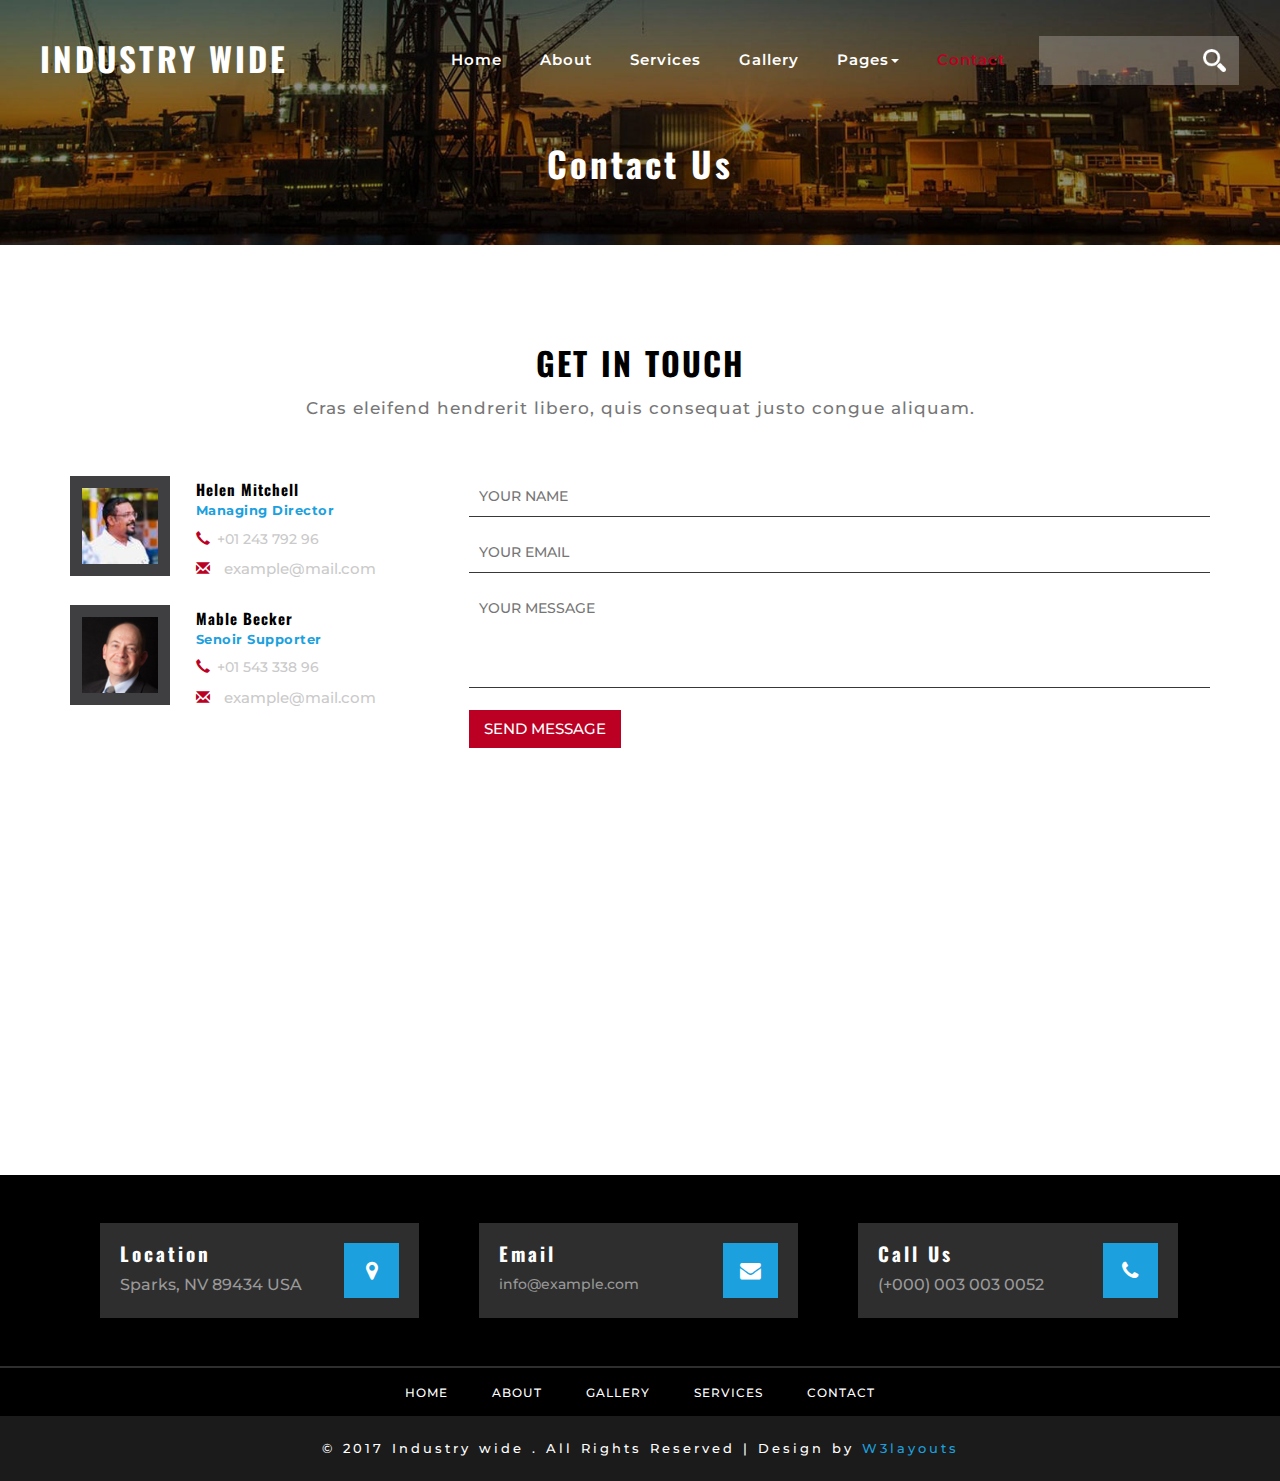
<file: contact.html>
<!--
Author: W3layouts
Author URL: http://w3layouts.com
License: Creative Commons Attribution 3.0 Unported
License URL: http://creativecommons.org/licenses/by/3.0/
-->
<!DOCTYPE html>
<html lang="en">
<head>
<title>Industry wide an Industrial Category Bootstrap Responsive Website Template  | Contact :: w3layouts</title>
<!-- for-mobile-apps -->
<meta name="viewport" content="width=device-width, initial-scale=1">
<meta http-equiv="Content-Type" content="text/html; charset=utf-8" />
<meta name="keywords" content="Industry wide Responsive web template, Bootstrap Web Templates, Flat Web Templates, Android Compatible web template, 
Smartphone Compatible web template, free webdesigns for Nokia, Samsung, LG, Sony Ericsson, Motorola web design" />
<script type="application/x-javascript"> addEventListener("load", function() { setTimeout(hideURLbar, 0); }, false);
		function hideURLbar(){ window.scrollTo(0,1); } </script>
<!-- //for-mobile-apps -->
<link href="css/bootstrap.css" rel="stylesheet" type="text/css" media="all" />
<link href="css/font-awesome.css" rel="stylesheet"> 
<link href="css/easy-responsive-tabs.css" rel='stylesheet' type='text/css'/>
<link href="css/owl.carousel.css" rel="stylesheet">
<link href="css/style.css" rel="stylesheet" type="text/css" media="all" />


<!--web-fonts-->
<link href="//fonts.googleapis.com/css?family=Oswald:300,400,700" rel="stylesheet">
<link href="//fonts.googleapis.com/css?family=Montserrat:400,700" rel="stylesheet">
<!--//web-fonts-->
<!--//fonts-->
<!-- js -->
</head>
<body>
<!-- banner -->
	<div class="banner about-banner-w3ls " id="home">
		<!-- header -->
		<header>
			<div class="container-fluid">
			<div class="w3-logo">
					<h1><a href="index.html">Industry wide</a></h1>
				</div>
			<!-- navigation -->
			<nav class="navbar navbar-default ayanEffects ayanHoverEffect_7">
				<!-- Brand and toggle get grouped for better mobile display -->
				<div class="navbar-header">
				  <button type="button" class="navbar-toggle collapsed" data-toggle="collapse" data-target="#bs-example-navbar-collapse-1" aria-expanded="false">
					<span class="sr-only">Toggle navigation</span>
					<span class="icon-bar"></span>
					<span class="icon-bar"></span>
					<span class="icon-bar"></span>
				  </button>				  
				
				</div>

				<!-- Collect the nav links, forms, and other content for toggling -->
				<div class="collapse navbar-collapse" id="bs-example-navbar-collapse-1">
				  <ul class="nav navbar-nav">
					<li><a href="index.html">Home</a></li>
					<li><a href="about.html">About</a></li>
					<li><a href="services.html">Services</a></li>
					<li><a href="gallery.html">Gallery</a></li>
					<li class="dropdown">
					  <a href="#" class="dropdown-toggle" data-toggle="dropdown" role="button" aria-haspopup="true" aria-expanded="false">Pages<span class="caret"></span></a>
					  <ul class="dropdown-menu">
						<li><a href="codes.html">Short Codes</a></li>
						<li><a href="icons.html">Icons</a></li>
					  </ul>
					</li>
					<li><a class="active" href="contact.html">Contact</a></li>
				  </ul>
				 <div class="subscribe">
					<form action="#" method="post">
						<input type="search" class="sub-email" name="Search" required="">
						<input type="submit"  value="">
					</form>
				</div>
				</div><!-- /.navbar-collapse -->
				 
			</nav>
			<div class="clearfix"></div>
		<!-- //navigation -->
			</div>
		</header>
	<!-- //header -->
	<h2>Contact Us</h2>
	</div>
<!-- //banner -->
<!-- contact -->
	<!-- contact -->
<div class="contact-page-w3ls">
	<div class="container">
	<h5 class="title-w3">Get in touch</h5>
	<p class="head-w3-agileits">Cras eleifend hendrerit libero, quis consequat justo congue aliquam.</p>
<div class="contact-info-w3ls">
	<div class="contact-left-w3layouts">
			<div class="contact-w3ls">
				<img src="images/contact1.jpg" alt="img">
				<div class="right-contact-w3ls">
					<h6>Helen Mitchell</h6>
					<p class="work-w3">Managing Director</p>
					<div class="span-sub-w3ls">
						<span class="glyphicon glyphicon-earphone" aria-hidden="true"></span><p class="number-w3">+01 243 792 96</p>
					</div>
					<div class="span-sub-w3ls">
						<span class="glyphicon glyphicon-envelope" aria-hidden="true"></span><a href="mailto:info@example.com">example@mail.com</a>
					</div>
				</div>
				<div class="clearfix"> </div>
			</div>
			<div class="contact-w3ls">
				<img src="images/contact2.jpg" alt="img">
				<div class="right-contact-w3ls">
					<h6>Mable Becker</h6>
					<p class="work-w3">Senoir Supporter</p>
					<div class="span-sub-w3ls">
						<span class="glyphicon glyphicon-earphone" aria-hidden="true"></span><p class="number-w3">+01 543 338 96</p>
					</div>
					<div class="span-sub-w3ls">
						<span class="glyphicon glyphicon-envelope" aria-hidden="true"></span><a href="mailto:info@example.com">example@mail.com</a>
					</div>
				</div>
				<div class="clearfix"> </div>
			</div>
	</div>
	<div class="contact-right-w3layouts">
		<form action="#" method="post">
			<input type="text" name="your name" placeholder="YOUR NAME" required="">
			<input type="email" name="your email" placeholder="YOUR EMAIL" required="">
			<textarea  name="your message" placeholder="YOUR MESSAGE" required=""></textarea>
			<input type="submit" value="SEND MESSAGE">
		</form>
	</div>
	<div class="clearfix"> </div>
	</div>
	</div>
</div>
<!-- //contact -->
<!-- Footer -->
<div class="map-w3-agileits">
<iframe src="https://www.google.com/maps/embed?pb=!1m18!1m12!1m3!1d10964.92940174713!2d-119.48496778126368!3d39.53864841613956!2m3!1f0!2f0!3f0!3m2!1i1024!2i768!4f13.1!3m3!1m2!1s0x80991f12c5f4ca2f%3A0xc65b3e680a7d614c!2sUSA+Pkwy%2C+Sparks%2C+NV+89434%2C+USA!5e0!3m2!1sen!2sin!4v1482148468861" ></iframe>
</div>
<div class="w3l_footer">
		<div class="container">
			
			<div class="w3ls_footer_grids">
				
				<div class="w3ls_footer_grid">
					<div class="col-md-4 w3ls_footer_grid_left">
						<div class="w3ls_footer_grid_leftl">
							<i class="fa fa-map-marker" aria-hidden="true"></i>
						</div>
						<div class="w3ls_footer_grid_leftr">
							<h4>Location</h4>
							<p>Sparks, NV 89434 USA</p>
						</div>
						<div class="clearfix"> </div>
					</div>
					<div class="col-md-4 w3ls_footer_grid_left">
						<div class="w3ls_footer_grid_leftl">
							<i class="fa fa-envelope" aria-hidden="true"></i>
						</div>
						<div class="w3ls_footer_grid_leftr">
							<h4>Email</h4>
							<a href="mailto:info@example.com">info@example.com</a>
						</div>
						<div class="clearfix"> </div>
					</div>
					<div class="col-md-4 w3ls_footer_grid_left">
						<div class="w3ls_footer_grid_leftl">
							<i class="fa fa-phone" aria-hidden="true"></i>
						</div>
						<div class="w3ls_footer_grid_leftr">
							<h4>Call Us</h4>
							<p>(+000) 003 003 0052</p>
						</div>
						<div class="clearfix"> </div>
					</div>
					<div class="clearfix"> </div>
				</div>
			</div>
		</div>
</div>
<div class="botttom-nav-agileits">
 <ul>
					<li><a href="index.html">Home</a></li>
					<li><a href="about.html">About</a></li>
					<li><a href="gallery.html">Gallery</a></li>
					<li><a href="services.html">Services</a></li>
					<li><a href="contact.html">Contact</a></li>
				  </ul>
</div>
<!-- //contact -->
<!-- Footer -->

			<div class="copyright-wthree">
				<p>&copy; 2017 Industry wide . All Rights Reserved | Design by <a href="http://w3layouts.com/"> W3layouts </a></p>
			</div>
<!-- //Footer -->
	<a href="#home" class="scroll" id="toTop" style="display: block;"> <span id="toTopHover" style="opacity: 1;"> </span></a>
<!-- //smooth scrolling -->

	
<script type="text/javascript" src="js/jquery-2.1.4.min.js"></script>



 <!-- start-smoth-scrolling -->
<script type="text/javascript" src="js/move-top.js"></script>
<script type="text/javascript" src="js/easing.js"></script>
<script type="text/javascript">
	jQuery(document).ready(function($) {
		$(".scroll").click(function(event){		
			event.preventDefault();
			$('html,body').animate({scrollTop:$(this.hash).offset().top},1000);
		});
	});
</script>
<!-- start-smoth-scrolling -->
<!-- here stars scrolling icon -->
	<script type="text/javascript">
		$(document).ready(function() {
			/*
				var defaults = {
				containerID: 'toTop', // fading element id
				containerHoverID: 'toTopHover', // fading element hover id
				scrollSpeed: 1200,
				easingType: 'linear' 
				};
			*/
								
			$().UItoTop({ easingType: 'easeOutQuart' });
								
			});
	</script>
<!-- //here ends scrolling icon -->
<!--js for bootstrap working-->
	<script src="js/bootstrap.js"></script>
<!-- //for bootstrap working -->

</body>
</html>
</file>
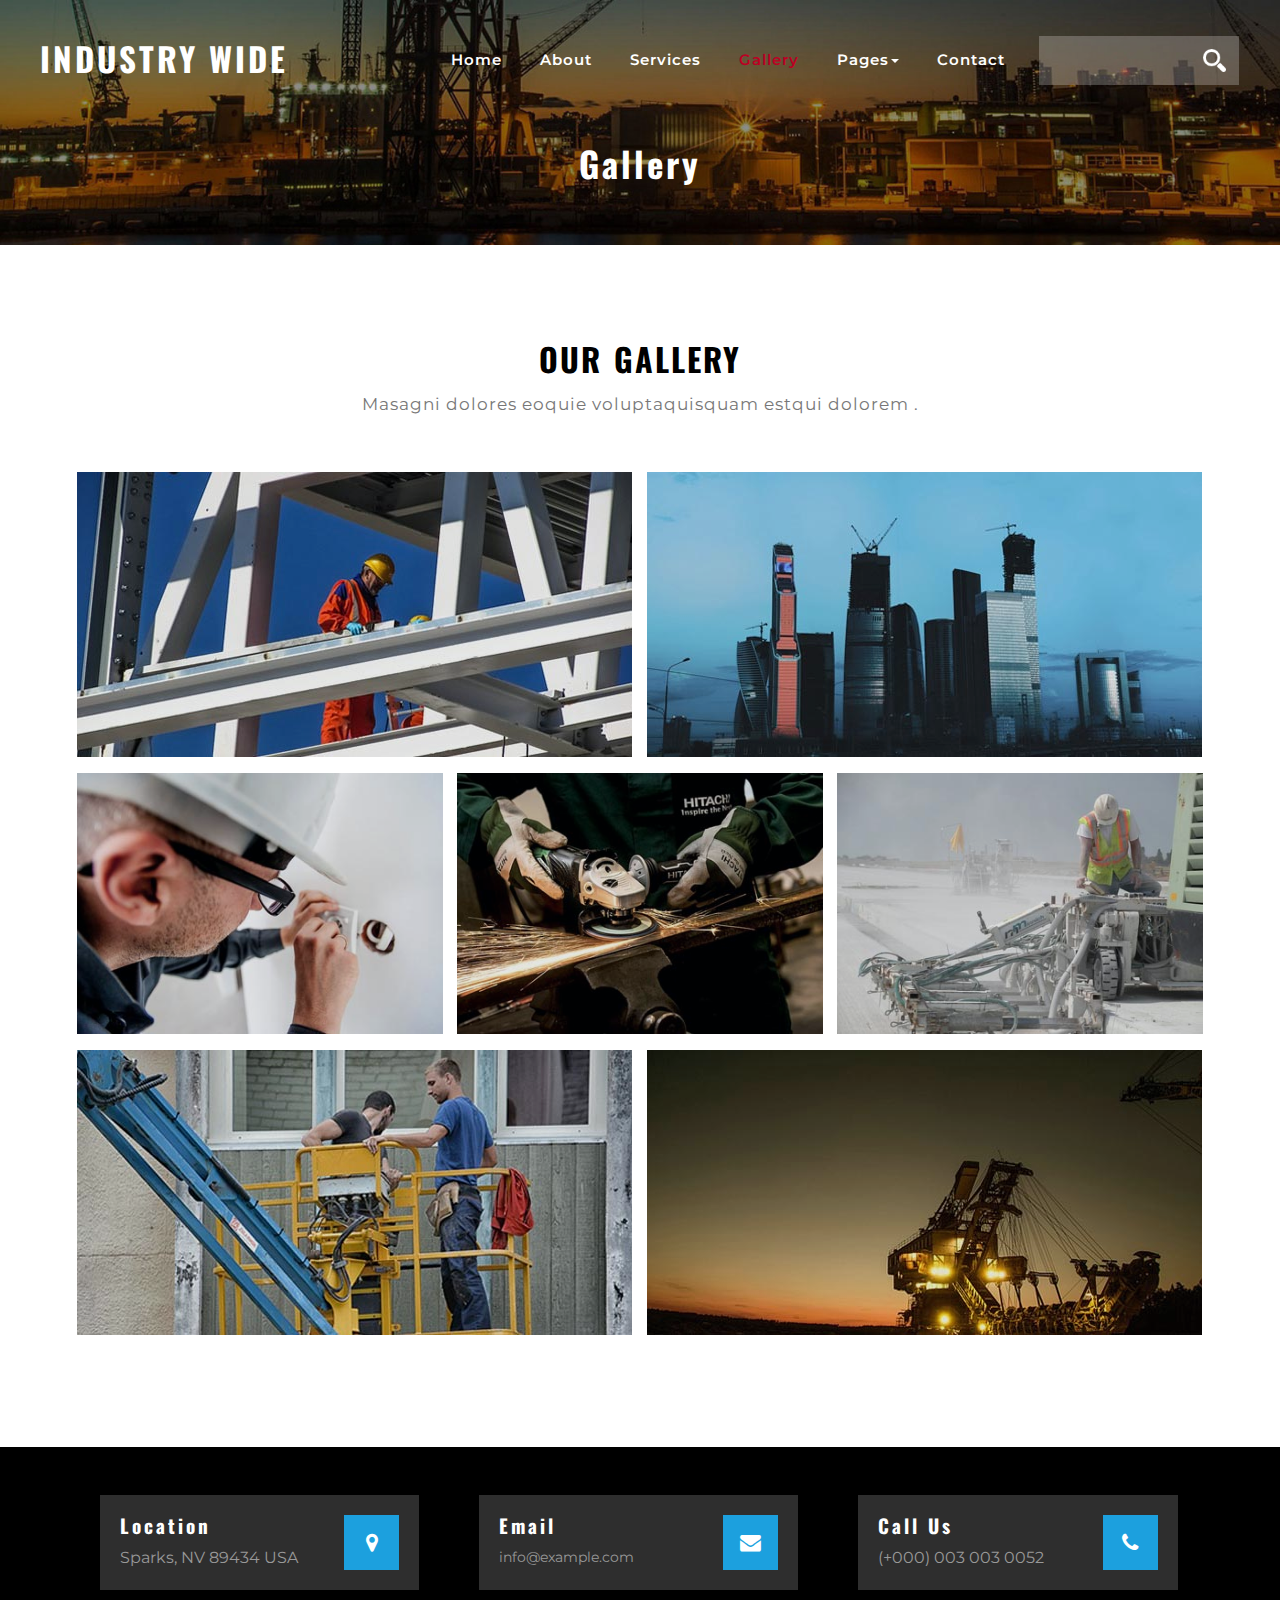
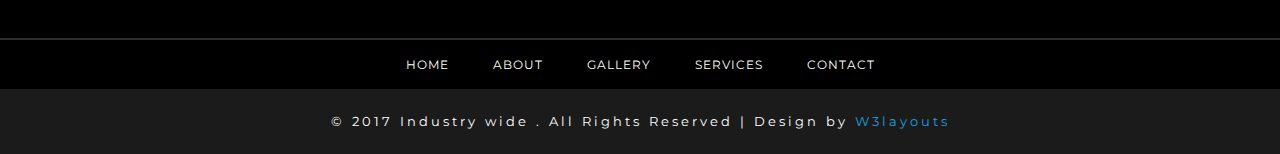
<file: gallery.html>
<!--
Author: W3layouts
Author URL: http://w3layouts.com
License: Creative Commons Attribution 3.0 Unported
License URL: http://creativecommons.org/licenses/by/3.0/
-->
<!DOCTYPE html>
<html lang="en">
<head>
<title>Industry wide an Industrial Category Bootstrap Responsive Website Template  | Gallery :: w3layouts</title>
<!-- for-mobile-apps -->
<meta name="viewport" content="width=device-width, initial-scale=1">
<meta http-equiv="Content-Type" content="text/html; charset=utf-8" />
<meta name="keywords" content="Industry wide Responsive web template, Bootstrap Web Templates, Flat Web Templates, Android Compatible web template, 
Smartphone Compatible web template, free webdesigns for Nokia, Samsung, LG, Sony Ericsson, Motorola web design" />
<script type="application/x-javascript"> addEventListener("load", function() { setTimeout(hideURLbar, 0); }, false);
		function hideURLbar(){ window.scrollTo(0,1); } </script>
<!-- //for-mobile-apps -->
<link href="css/bootstrap.css" rel="stylesheet" type="text/css" media="all" />
<link href="css/font-awesome.css" rel="stylesheet"> 
<link href="css/style.css" rel="stylesheet" type="text/css" media="all" />


<!--web-fonts-->
<link href="//fonts.googleapis.com/css?family=Oswald:300,400,700" rel="stylesheet">
<link href="//fonts.googleapis.com/css?family=Montserrat:400,700" rel="stylesheet">
<!--//web-fonts-->
<!--//fonts-->
<!-- js -->
</head>
<body>
<!-- banner -->
	<div class="banner about-banner-w3ls " id="home">
		<header>
			<div class="container-fluid">
			<div class="w3-logo">
					<h1><a href="index.html">Industry wide</a></h1>
				</div>
			<!-- navigation -->
			<nav class="navbar navbar-default ayanEffects ayanHoverEffect_7">
				<!-- Brand and toggle get grouped for better mobile display -->
				<div class="navbar-header">
				  <button type="button" class="navbar-toggle collapsed" data-toggle="collapse" data-target="#bs-example-navbar-collapse-1" aria-expanded="false">
					<span class="sr-only">Toggle navigation</span>
					<span class="icon-bar"></span>
					<span class="icon-bar"></span>
					<span class="icon-bar"></span>
				  </button>				  
				
				</div>

				<!-- Collect the nav links, forms, and other content for toggling -->
				<div class="collapse navbar-collapse" id="bs-example-navbar-collapse-1">
				  <ul class="nav navbar-nav">
					<li><a href="index.html">Home</a></li>
					<li><a href="about.html">About</a></li>
					<li><a href="services.html">Services</a></li>
					<li><a class="active" href="gallery.html">Gallery</a></li>
					<li class="dropdown">
					  <a href="#" class="dropdown-toggle" data-toggle="dropdown" role="button" aria-haspopup="true" aria-expanded="false">Pages<span class="caret"></span></a>
					  <ul class="dropdown-menu">
						<li><a href="codes.html">Short Codes</a></li>
						<li><a href="icons.html">Icons</a></li>
					  </ul>
					</li>
					<li><a href="contact.html">Contact</a></li>
				  </ul>
				 <div class="subscribe">
					<form action="#" method="post">
						<input type="search" class="sub-email" name="Search" required="">
						<input type="submit"  value="">
					</form>
				</div>
				</div><!-- /.navbar-collapse -->
				 
			</nav>
			<div class="clearfix"></div>
		<!-- //navigation -->
			</div>
		</header>
	<!-- //header -->
	<h2>Gallery</h2>
	</div>
<!-- //banner -->
<!--gallery-->
<div class="gallery">

	<div class="container">
	<h5 class="title-w3">Our Gallery</h5>
			<p class="head-w3-agileits">Masagni dolores eoquie voluptaquisquam estqui dolorem .</p>
  <div class="content-pro-head1">
   		<div class="col-md-6 gallery-top">
			<div class="grid-ga">
			   <a href="images/g1.jpg" class="b-link-stripe b-animate-go  thickbox">

					<figure class="effect-img">
					<img src="images/g1.jpg" alt=""/>
						<figcaption>
							<h4>Industry wide</h4>
						</figcaption>	
					</figure>
					</a>
				</div>
		</div>
		<div class="col-md-6 gallery-top g-top">
			<div class="grid-ga">
			   <a href="images/g2.jpg" class="b-link-stripe b-animate-go  thickbox">

	
					<figure class="effect-img">
						<img src="images/g2.jpg" alt=""/>
						<figcaption>
							<h4>Industry wide</h4>
						</figcaption>			
					</figure>
					</a>
				</div>
		</div>
		<div class="col-md-4 gallery-top">
			<div class="grid-ga">
			   <a href="images/g3.jpg" class="b-link-stripe b-animate-go  thickbox">


					<figure class="effect-img">
						<img src="images/g3.jpg" alt=""/>
						<figcaption class="ga-text">
							<h4 >Industry wide</h4>
						</figcaption>			
					</figure>
					</a>
				</div>
		</div>
		<div class="col-md-4 gallery-top">
			<div class="grid-ga">
			   <a href="images/g4.jpg" class="b-link-stripe b-animate-go  thickbox">


					<figure class="effect-img">
						<img src="images/g4.jpg" alt=""/>
						<figcaption class="ga-text">
							<h4 >Industry wide</h4>
						</figcaption>			
					</figure>
					</a>
				</div>
		</div>
		<div class="col-md-4 gallery-top">
			<div class="grid-ga">
			   <a href="images/g5.jpg" class="b-link-stripe b-animate-go  thickbox">
					<figure class="effect-img">
						<img src="images/g5.jpg" alt=""/>
						<figcaption class="ga-text">
							<h4 >Industry wide</h4>
						</figcaption>			
					</figure>
					</a>
				</div>
		</div>
		<div class="col-md-6 gallery-top">
			<div class="grid-ga">
			   <a href="images/g6.jpg" class="b-link-stripe b-animate-go  thickbox">
					<figure class="effect-img">
						<img src="images/g6.jpg" alt=""/>
						<figcaption>
							<h4>Industry wide</h4>
						</figcaption>			
					</figure>
					</a>
				</div>
		</div>
		<div class="col-md-6 gallery-top g-top">
			<div class="grid-ga">
			   <a href="images/g7.jpg" class="b-link-stripe b-animate-go  thickbox">
					<figure class="effect-img">
						<img src="images/g7.jpg" alt=""/>
						<figcaption>
							<h4>Industry wide</h4>
						</figcaption>			
					</figure>
					</a>
				</div>
		</div>
		<div class="clearfix"> </div>
  </div>
  
	<div class="clearfix"> </div>
	</div>
</div>
	<!--//gallery-->
<!-- Footer -->
<div class="w3l_footer">
		<div class="container">
			
			<div class="w3ls_footer_grids">
				
				<div class="w3ls_footer_grid">
					<div class="col-md-4 w3ls_footer_grid_left">
						<div class="w3ls_footer_grid_leftl">
							<i class="fa fa-map-marker" aria-hidden="true"></i>
						</div>
						<div class="w3ls_footer_grid_leftr">
							<h4>Location</h4>
							<p>Sparks, NV 89434 USA</p>
						</div>
						<div class="clearfix"> </div>
					</div>
					<div class="col-md-4 w3ls_footer_grid_left">
						<div class="w3ls_footer_grid_leftl">
							<i class="fa fa-envelope" aria-hidden="true"></i>
						</div>
						<div class="w3ls_footer_grid_leftr">
							<h4>Email</h4>
							<a href="mailto:info@example.com">info@example.com</a>
						</div>
						<div class="clearfix"> </div>
					</div>
					<div class="col-md-4 w3ls_footer_grid_left">
						<div class="w3ls_footer_grid_leftl">
							<i class="fa fa-phone" aria-hidden="true"></i>
						</div>
						<div class="w3ls_footer_grid_leftr">
							<h4>Call Us</h4>
							<p>(+000) 003 003 0052</p>
						</div>
						<div class="clearfix"> </div>
					</div>
					<div class="clearfix"> </div>
				</div>
			</div>
		</div>
</div>
<div class="botttom-nav-agileits">
 <ul>
					<li><a href="index.html">Home</a></li>
					<li><a href="about.html">About</a></li>
					<li><a href="gallery.html">Gallery</a></li>
					<li><a href="services.html">Services</a></li>
					<li><a href="contact.html">Contact</a></li>
				  </ul>
</div>
			<div class="copyright-wthree">
				<p>&copy; 2017 Industry wide . All Rights Reserved | Design by <a href="http://w3layouts.com/"> W3layouts </a></p>
			</div>
<!-- //Footer -->
	<a href="#home" class="scroll" id="toTop" style="display: block;"> <span id="toTopHover" style="opacity: 1;"> </span></a>
<!-- //smooth scrolling -->

	
<script type="text/javascript" src="js/jquery-2.1.4.min.js"></script>
							 



 <!-- start-smoth-scrolling -->
<script type="text/javascript" src="js/move-top.js"></script>
<script type="text/javascript" src="js/easing.js"></script>
<script type="text/javascript">
	jQuery(document).ready(function($) {
		$(".scroll").click(function(event){		
			event.preventDefault();
			$('html,body').animate({scrollTop:$(this.hash).offset().top},1000);
		});
	});
</script>
<!-- start-smoth-scrolling -->
<!-- here stars scrolling icon -->
	<script type="text/javascript">
		$(document).ready(function() {
			/*
				var defaults = {
				containerID: 'toTop', // fading element id
				containerHoverID: 'toTopHover', // fading element hover id
				scrollSpeed: 1200,
				easingType: 'linear' 
				};
			*/
								
			$().UItoTop({ easingType: 'easeOutQuart' });
								
			});
	</script>
<!-- //here ends scrolling icon -->
		
<!--js for bootstrap working-->
	<script src="js/bootstrap.js"></script>
<!-- //for bootstrap working -->
<script src="js/jquery.chocolat.js"></script>
		<link rel="stylesheet" href="css/chocolat.css" type="text/css" media="screen">
		<!--light-box-files -->
		<script type="text/javascript" >
		$(function() {
			$('.grid-ga a').Chocolat();
		});
		</script>

</body>
</html>
</file>
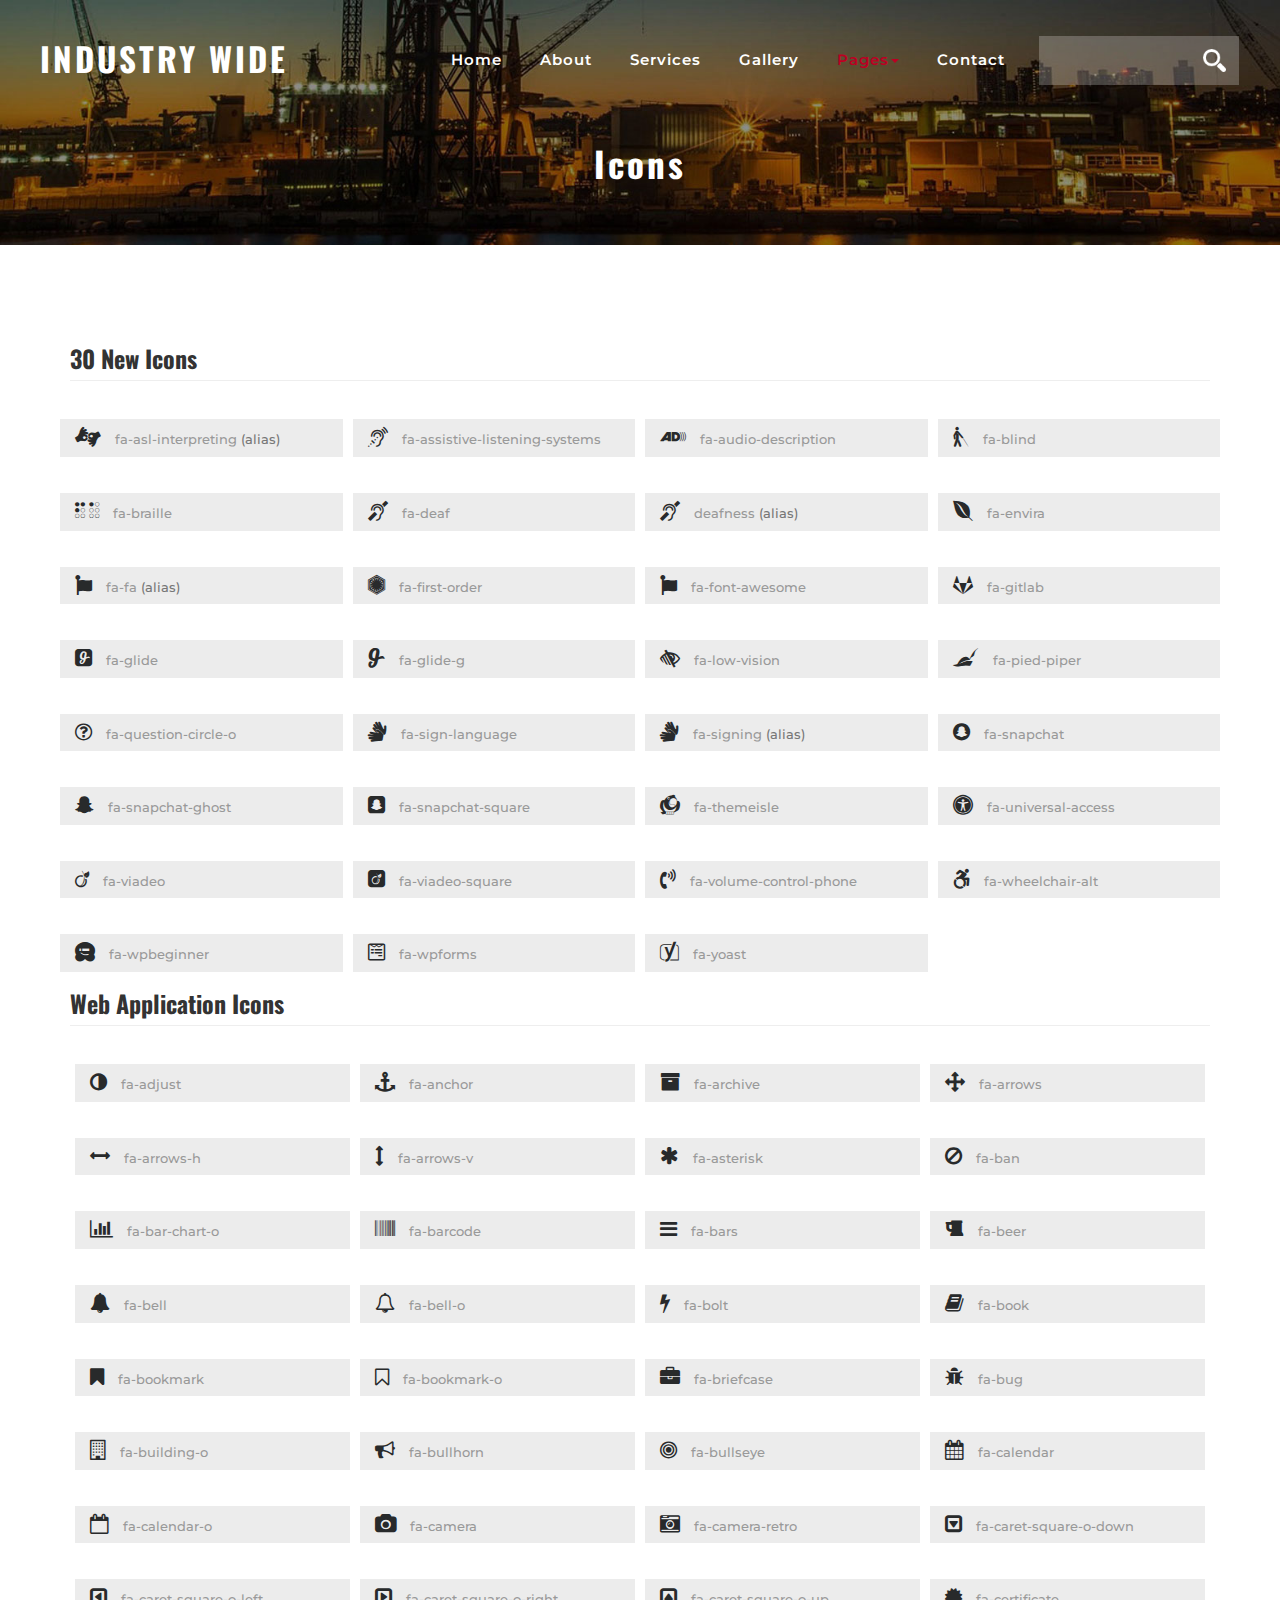
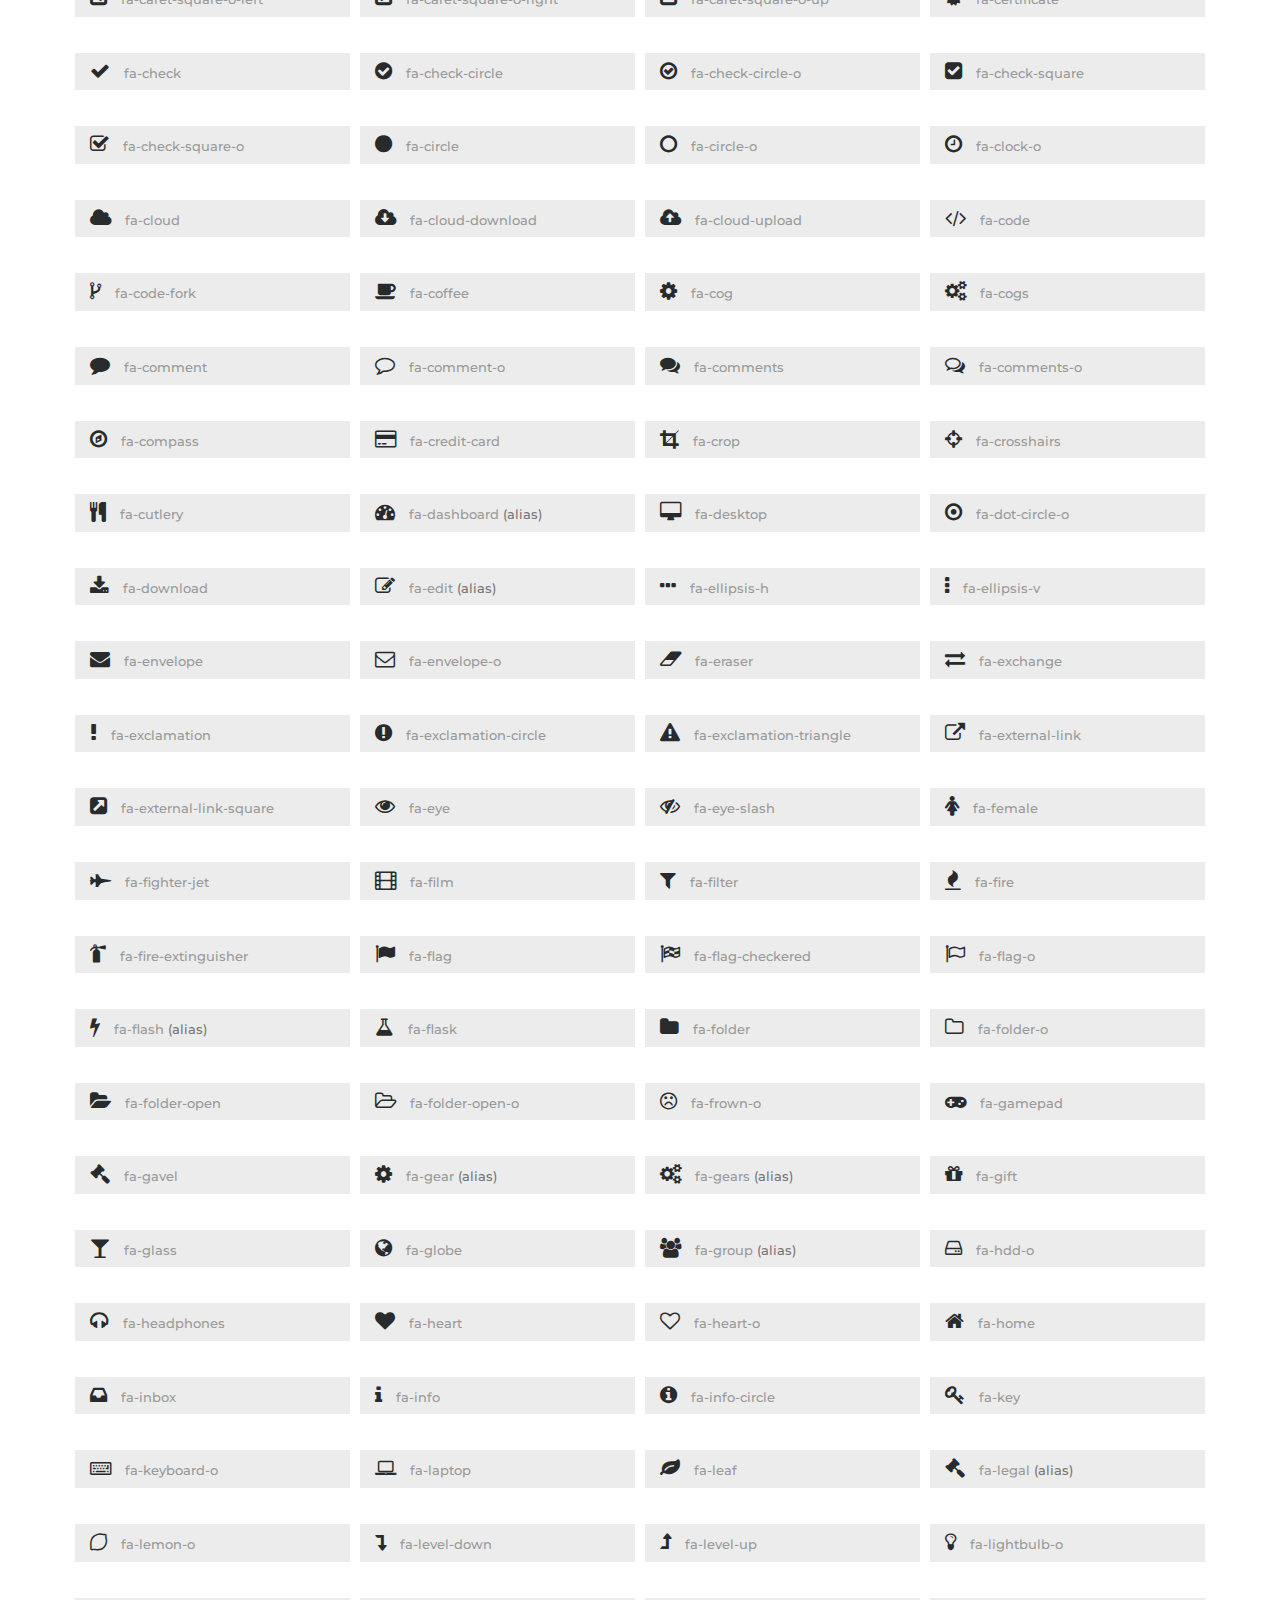
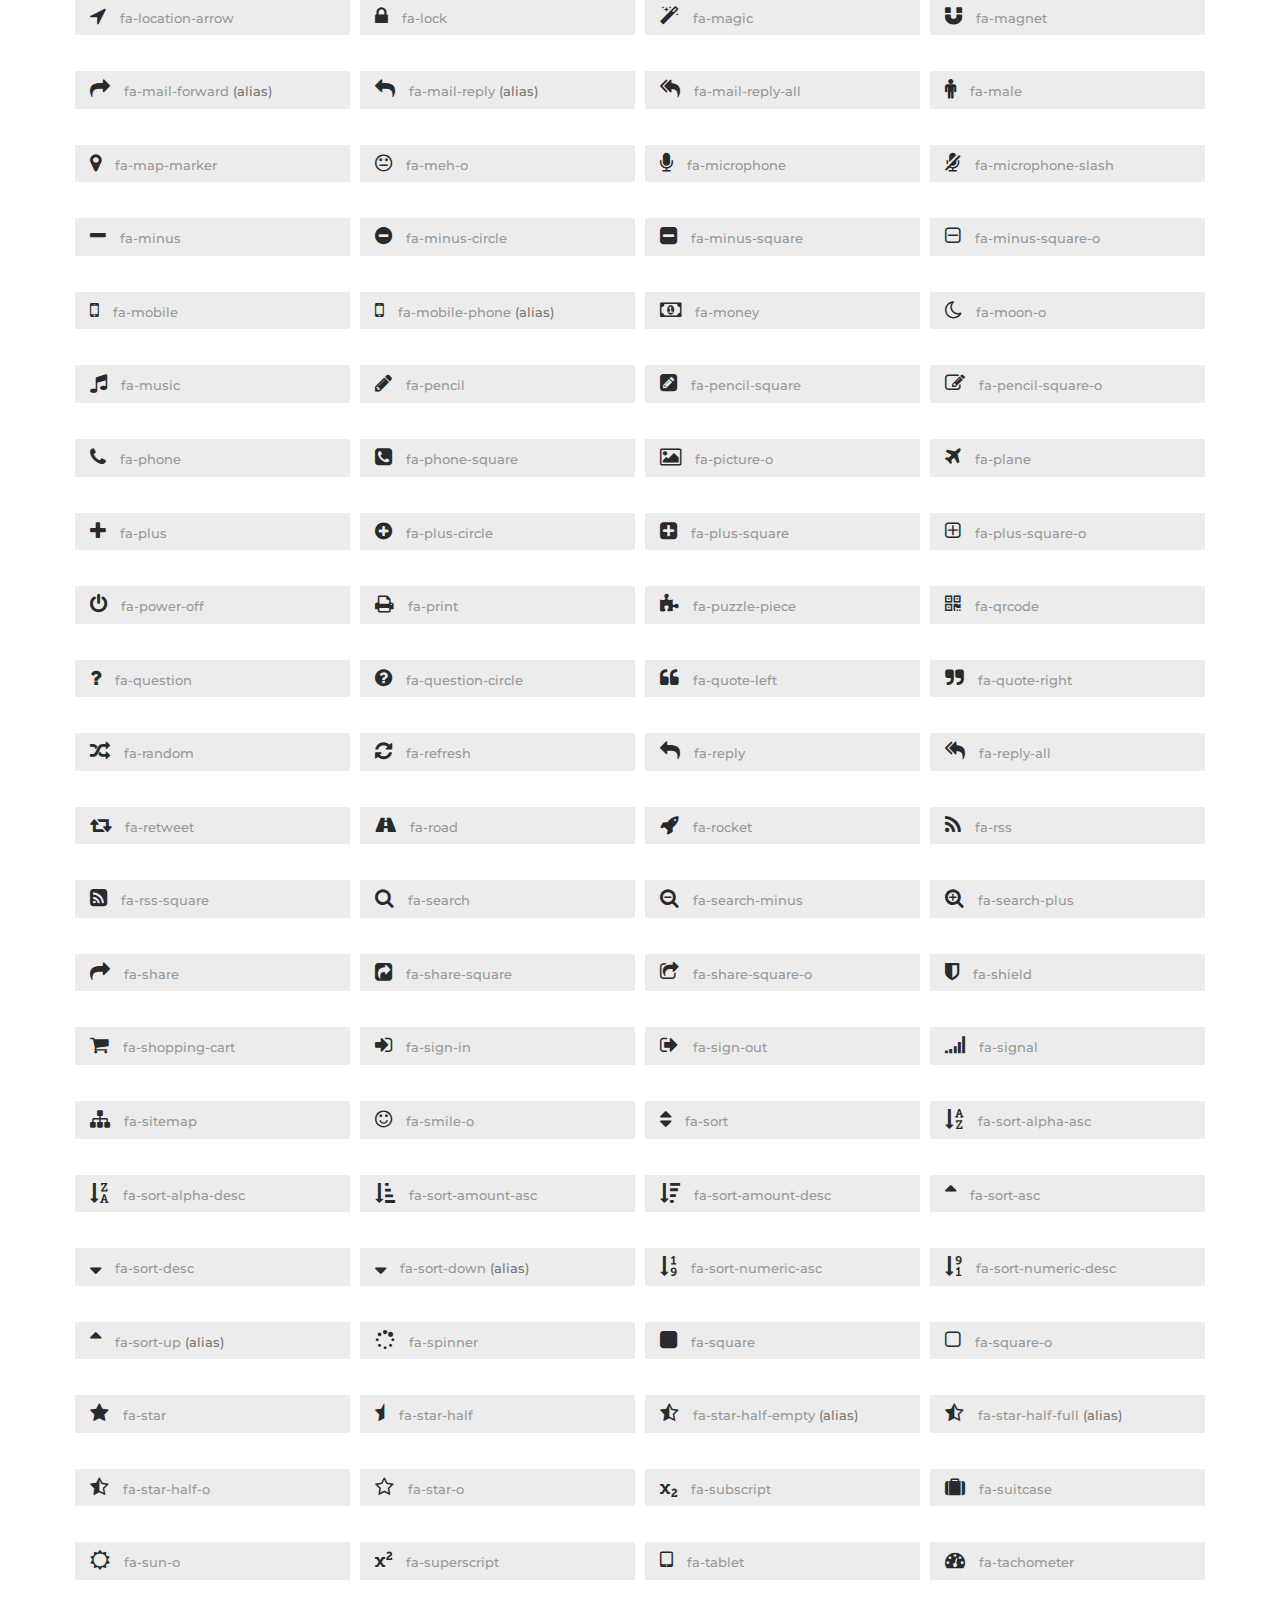
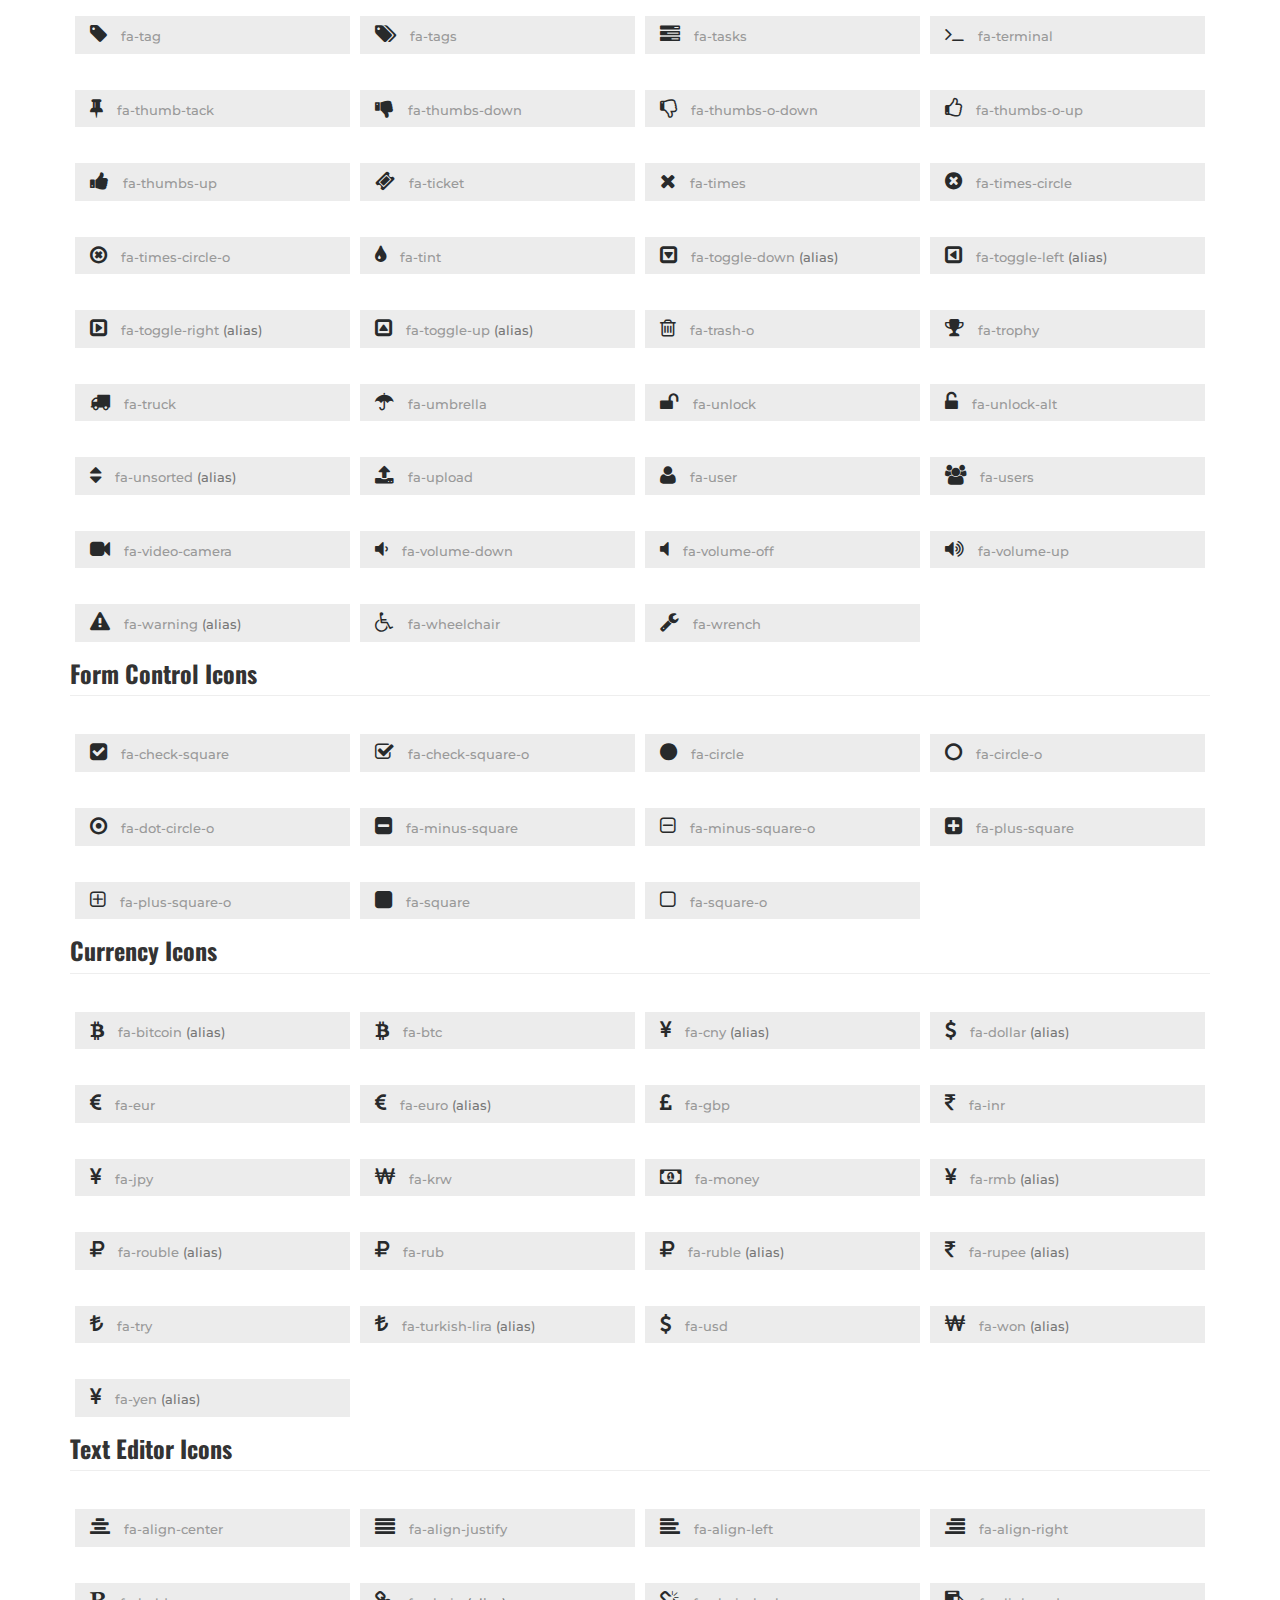
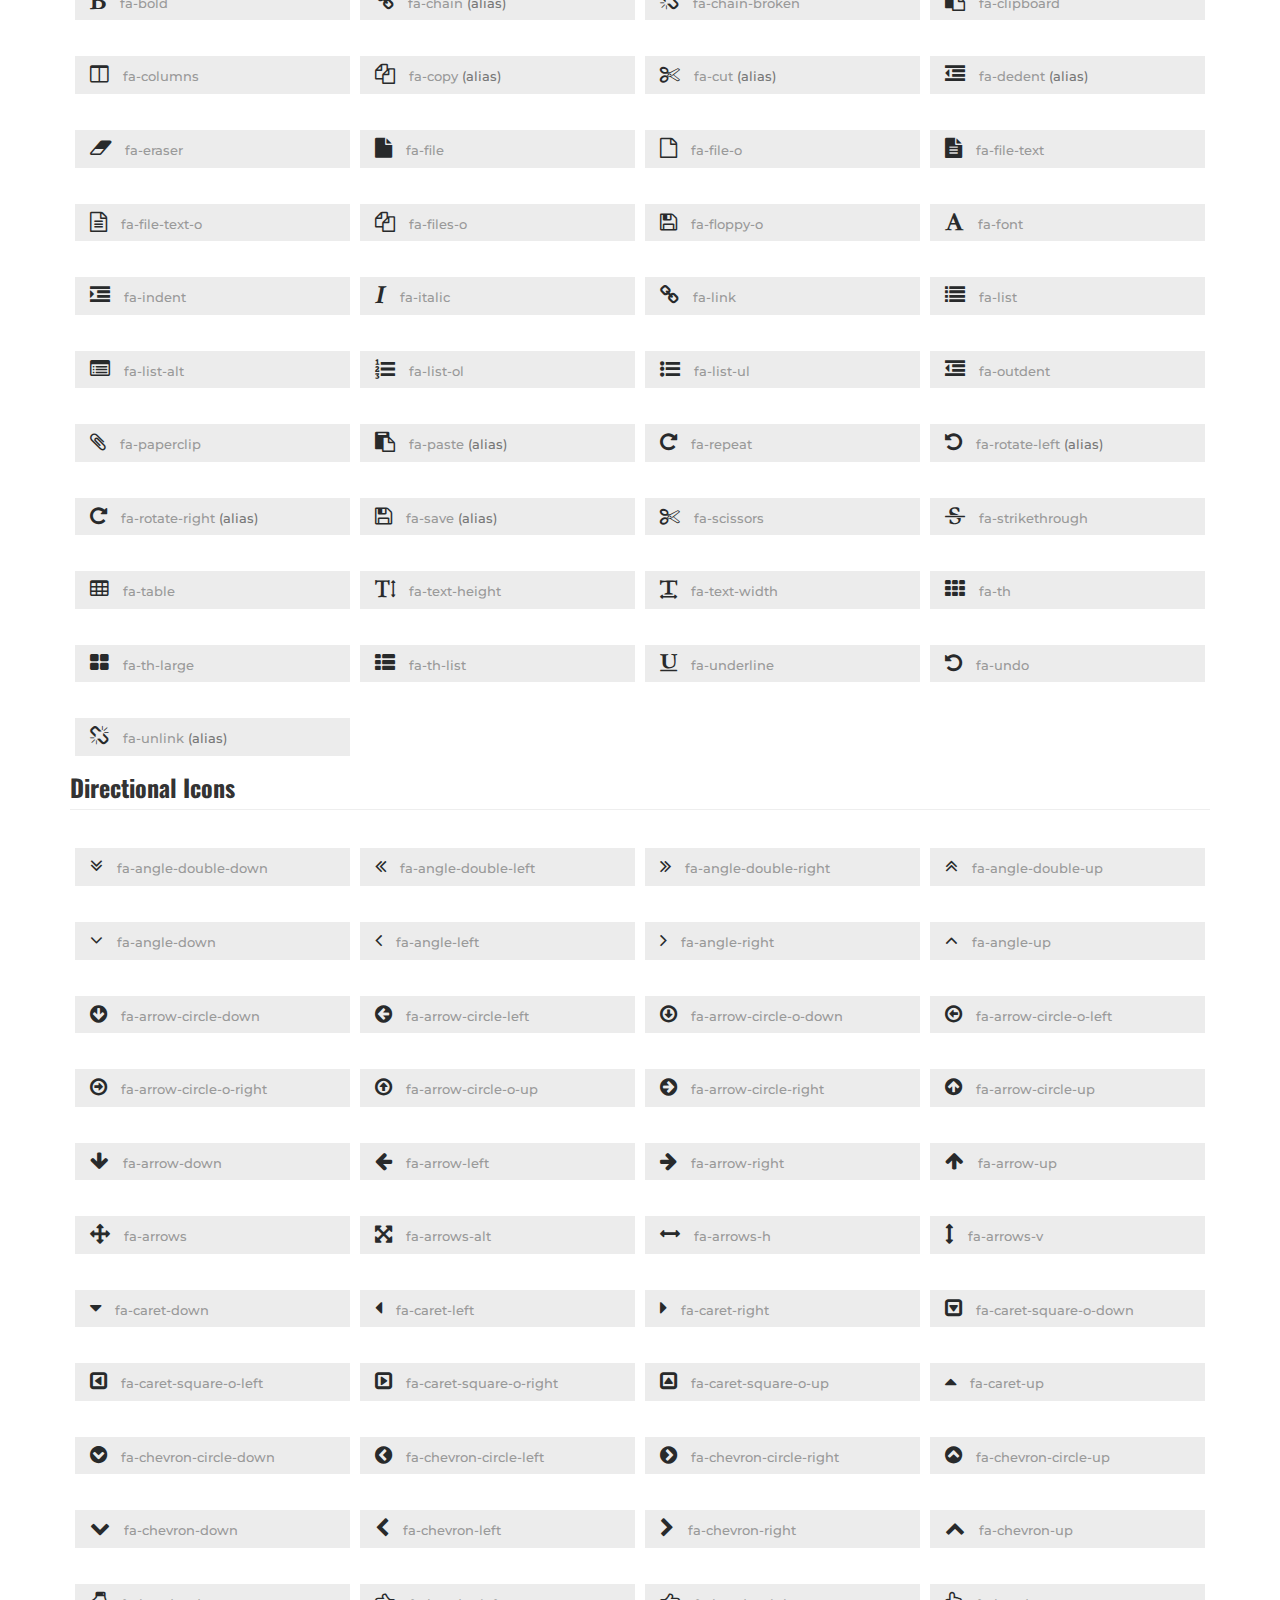
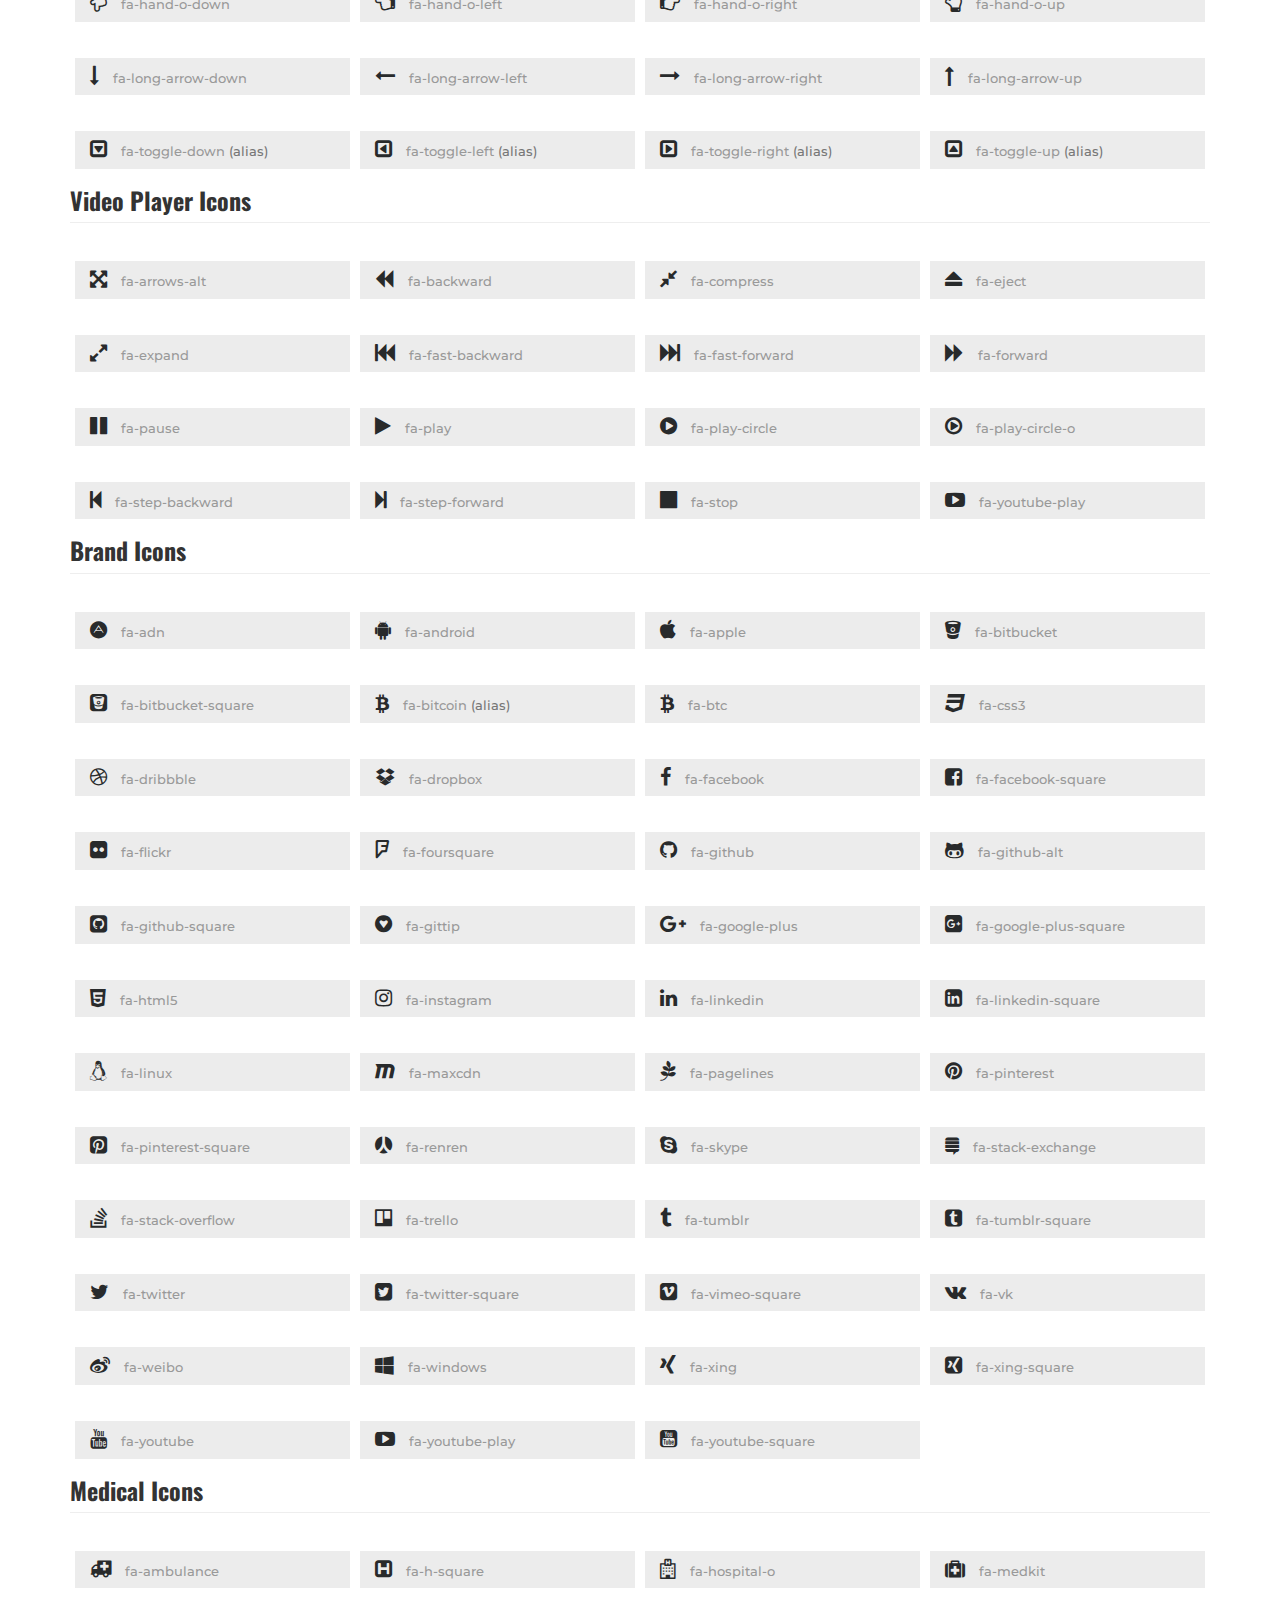
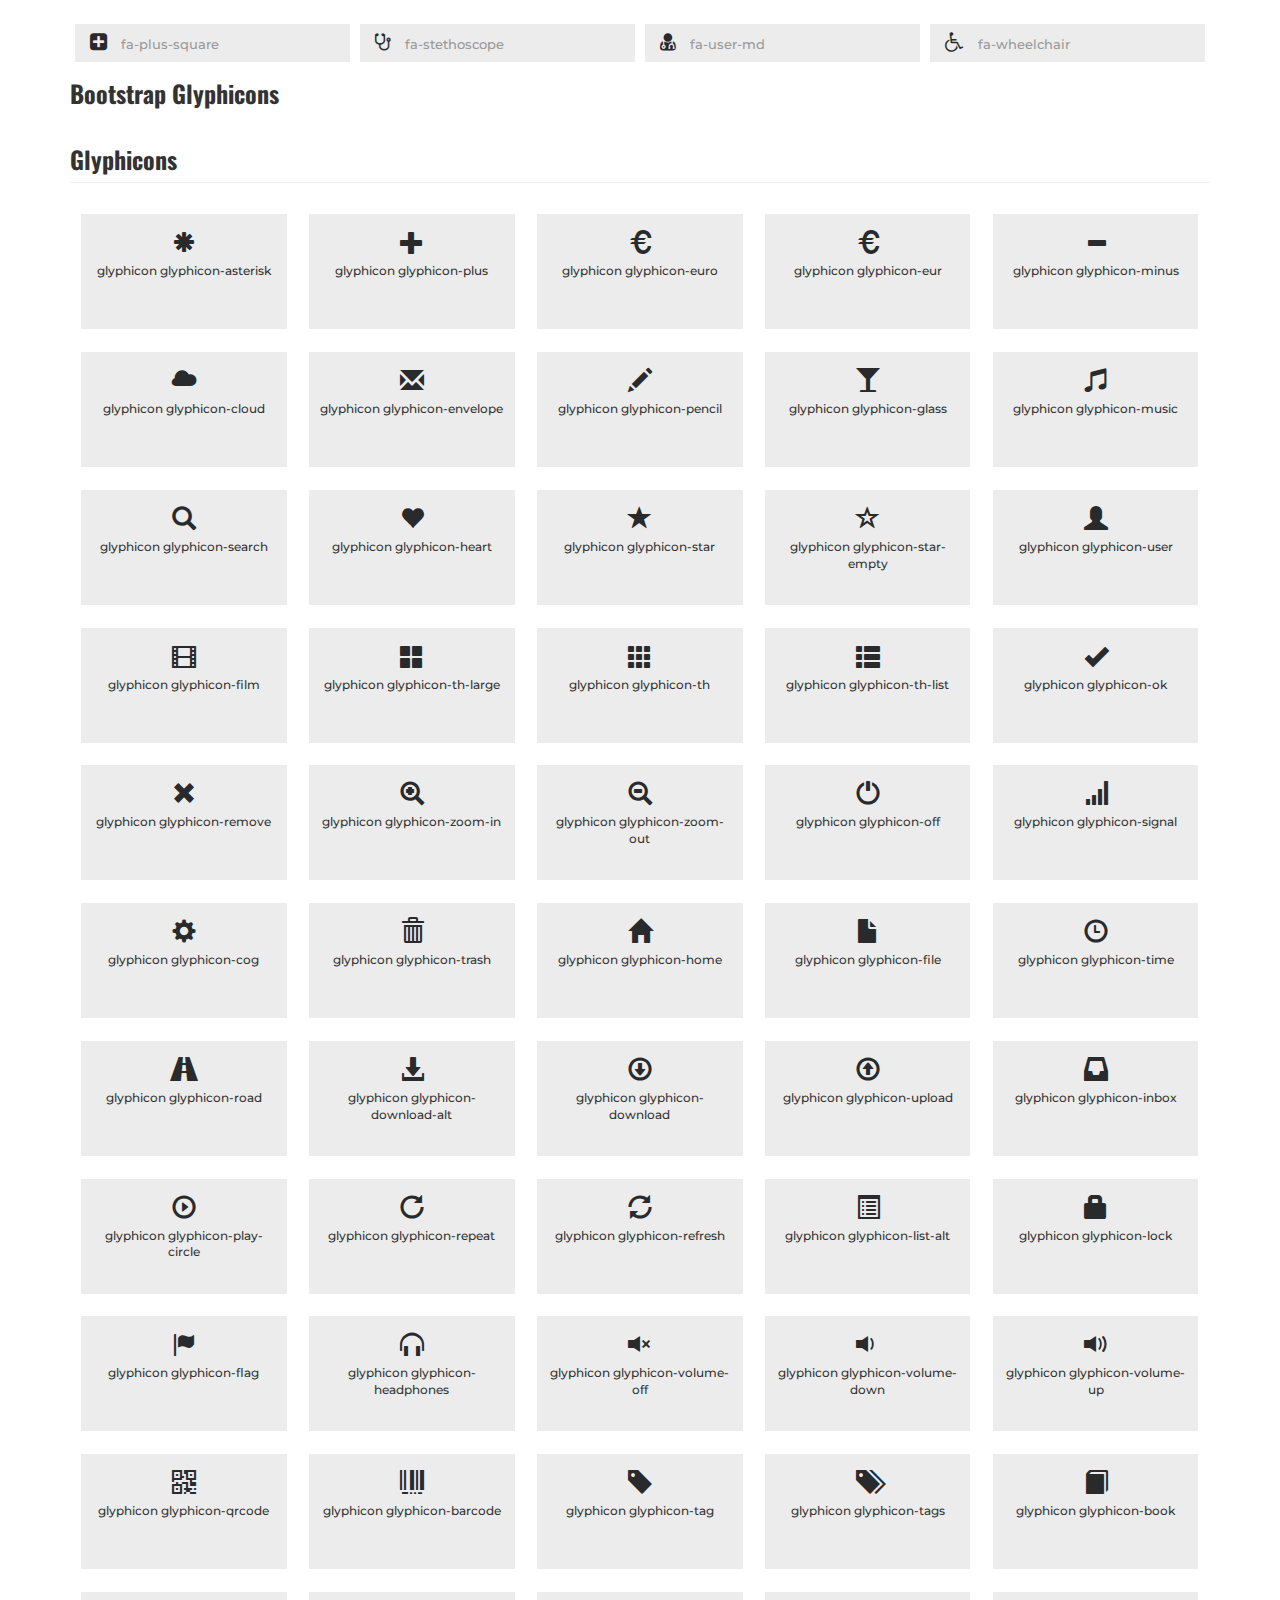
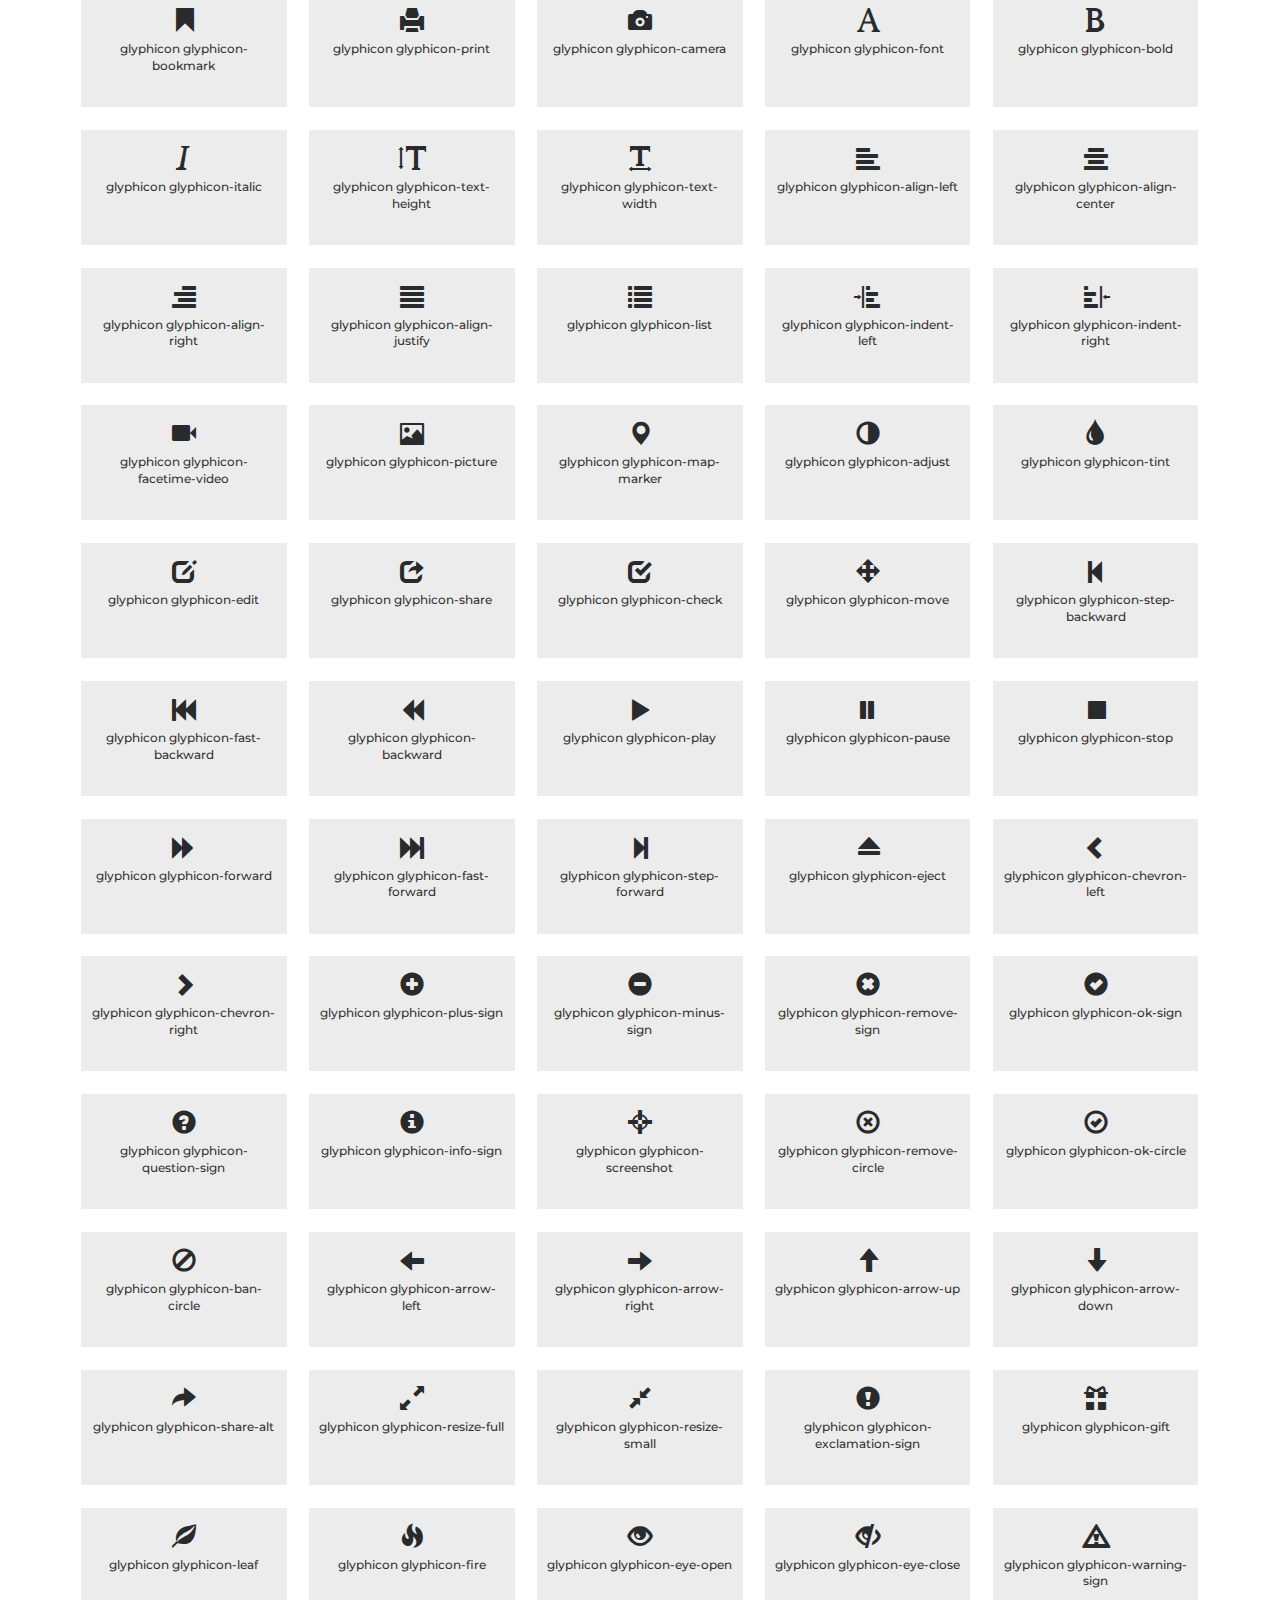
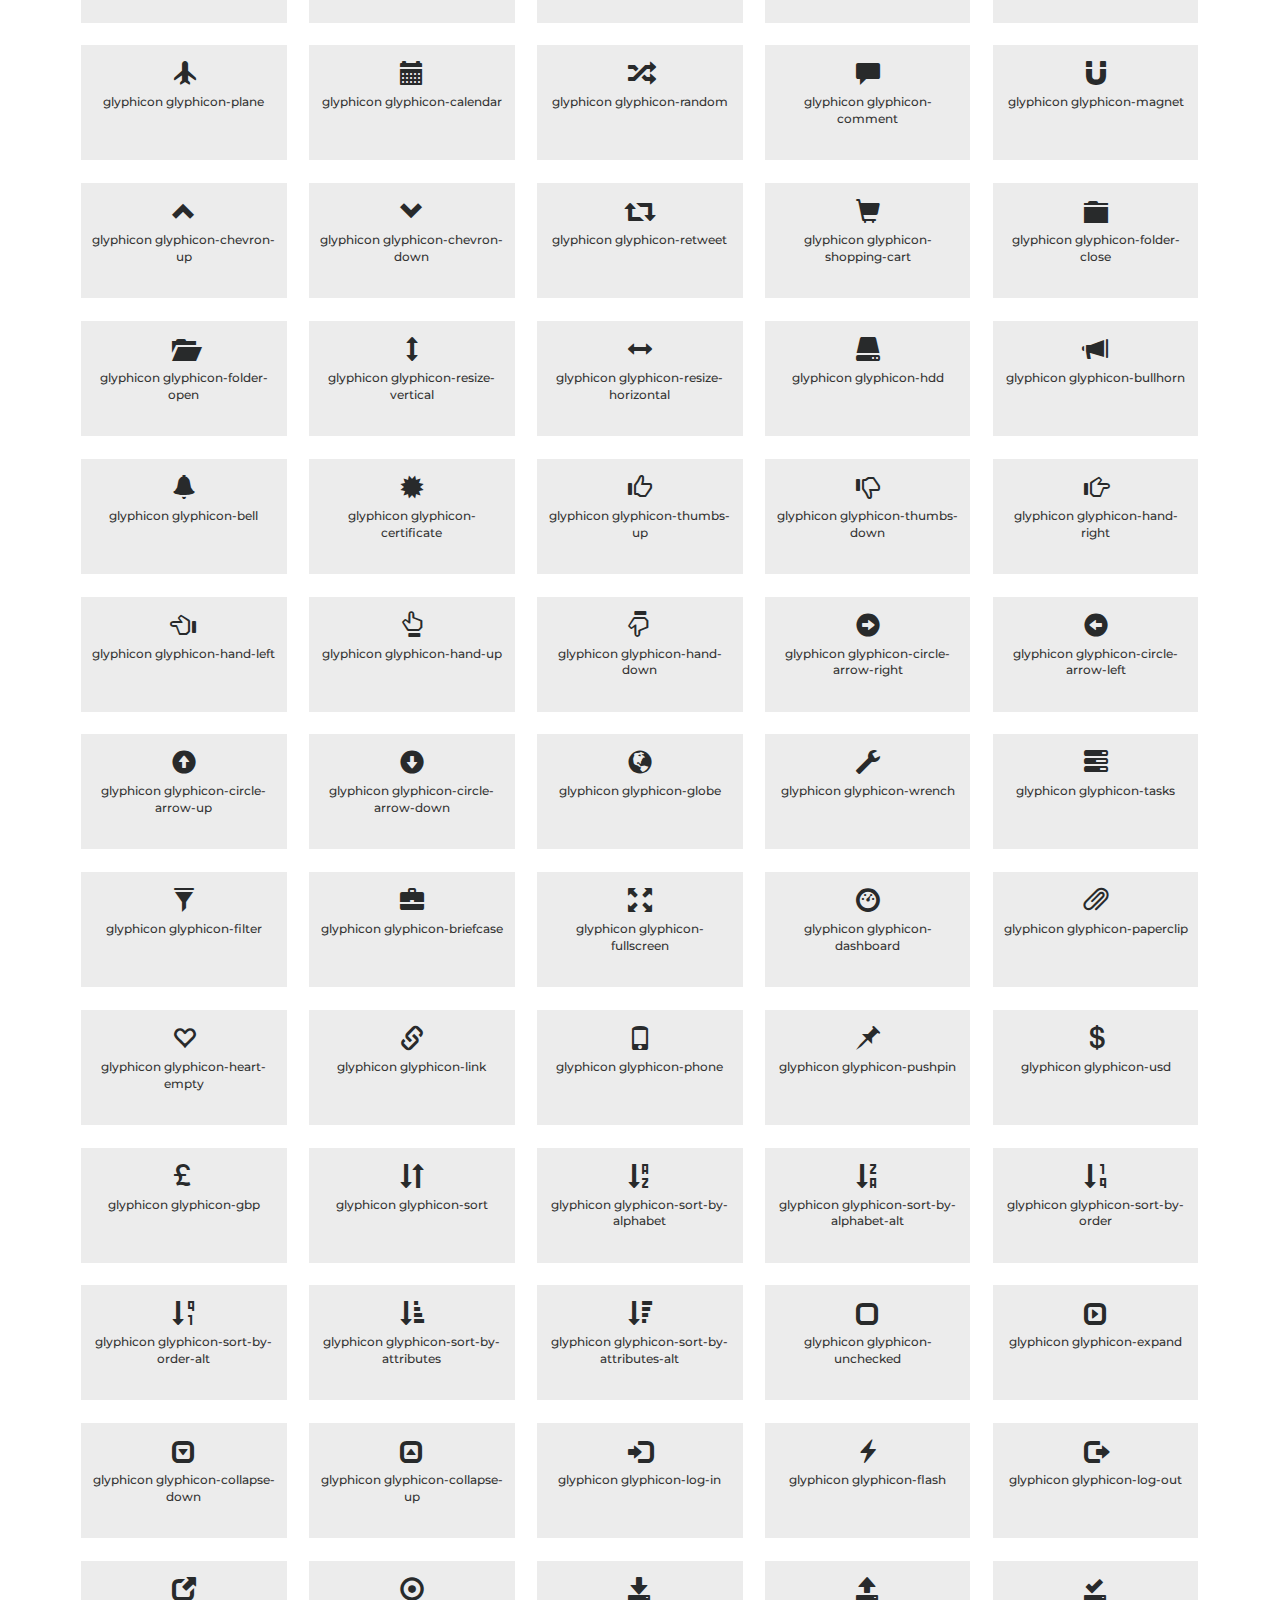
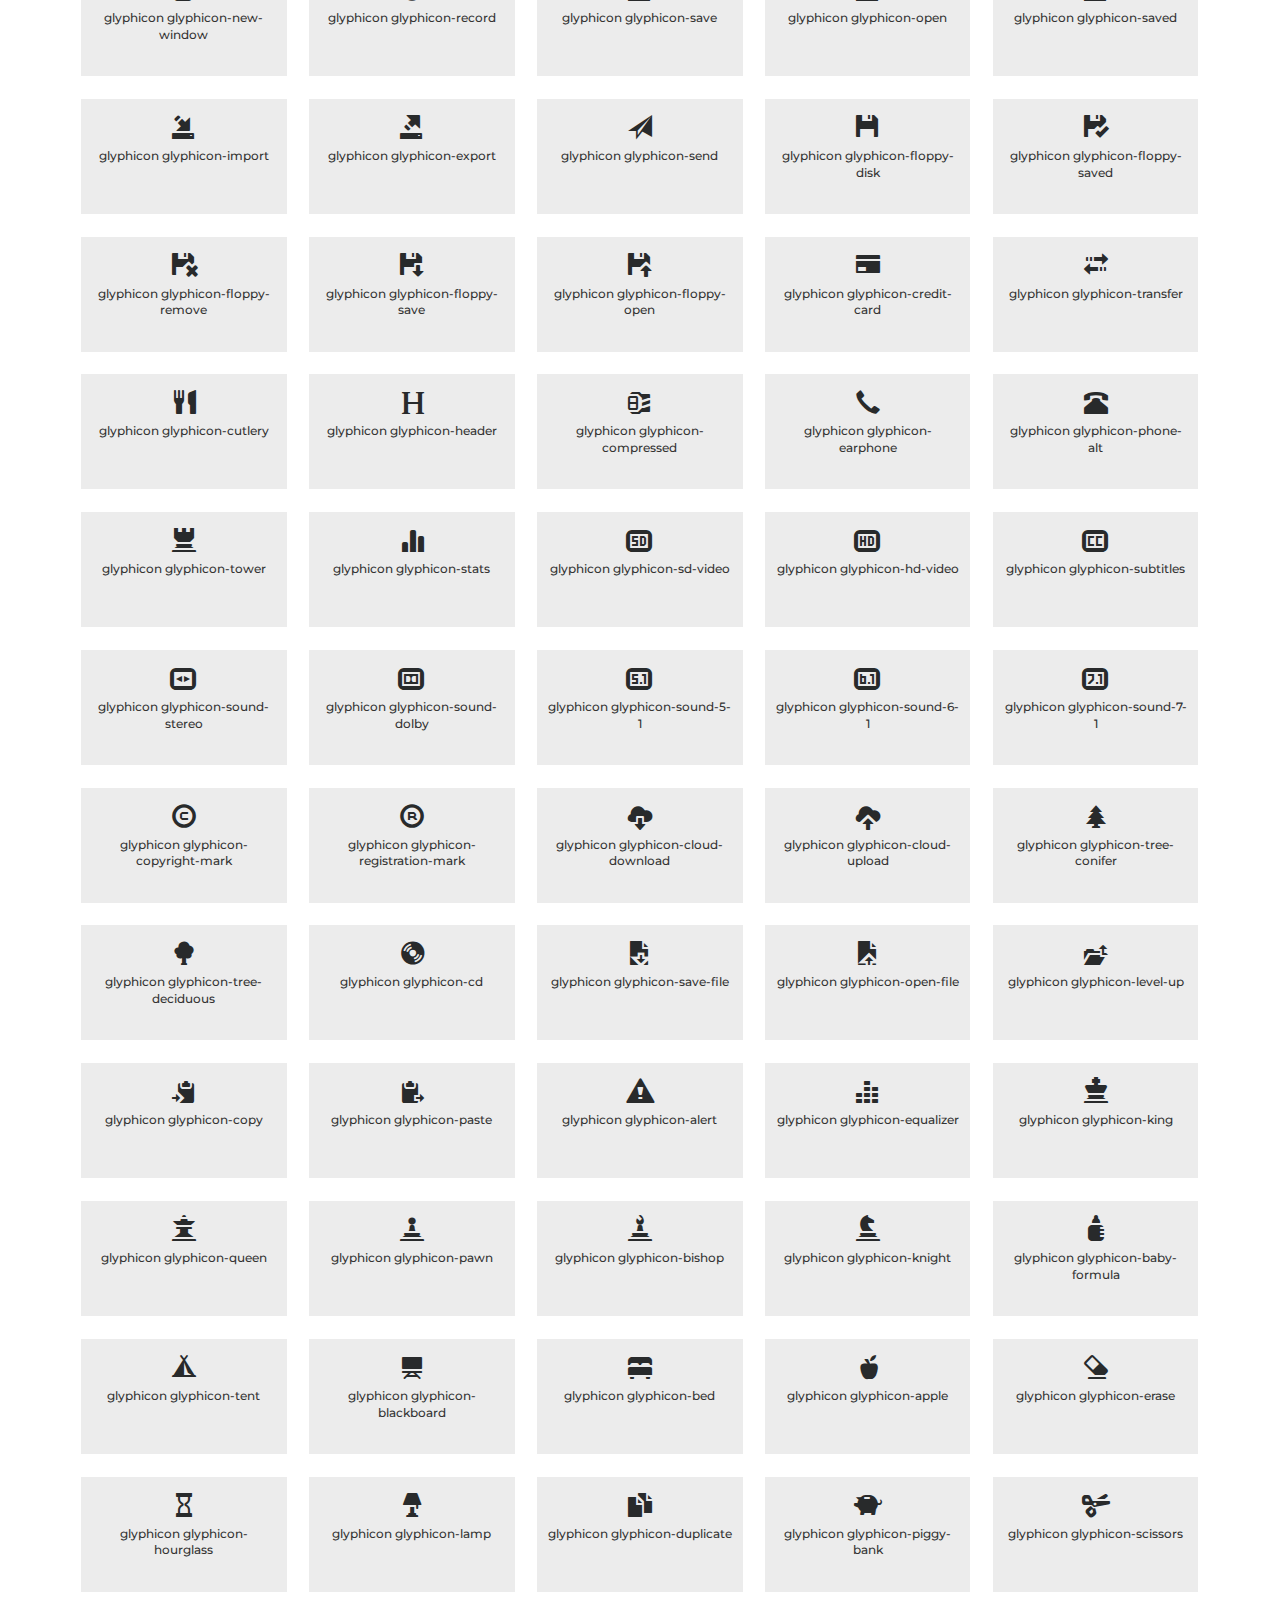
<file: icons.html>
<!--
Author: W3layouts
Author URL: http://w3layouts.com
License: Creative Commons Attribution 3.0 Unported
License URL: http://creativecommons.org/licenses/by/3.0/
-->
<!DOCTYPE html>
<html lang="en">
<head>
<title>Industry wide an Industrial Category Bootstrap Responsive Website Template  | Icons :: w3layouts</title>
<!-- for-mobile-apps -->
<meta name="viewport" content="width=device-width, initial-scale=1">
<meta http-equiv="Content-Type" content="text/html; charset=utf-8" />
<meta name="keywords" content="Industry wide Responsive web template, Bootstrap Web Templates, Flat Web Templates, Android Compatible web template, 
Smartphone Compatible web template, free webdesigns for Nokia, Samsung, LG, Sony Ericsson, Motorola web design" />
<script type="application/x-javascript"> addEventListener("load", function() { setTimeout(hideURLbar, 0); }, false);
		function hideURLbar(){ window.scrollTo(0,1); } </script>
<!-- //for-mobile-apps -->
<link href="css/bootstrap.css" rel="stylesheet" type="text/css" media="all" />
<link href="css/font-awesome.css" rel="stylesheet"> 
<link href="css/easy-responsive-tabs.css" rel='stylesheet' type='text/css'/>
<link href="css/owl.carousel.css" rel="stylesheet">
<link href="css/style.css" rel="stylesheet" type="text/css" media="all" />


<!--web-fonts-->
<link href="//fonts.googleapis.com/css?family=Oswald:300,400,700" rel="stylesheet">
<link href="//fonts.googleapis.com/css?family=Montserrat:400,700" rel="stylesheet">
<!--//web-fonts-->
<!--//fonts-->
<!-- js -->
</head>
<body>
<!-- banner -->
	<div class="banner about-banner-w3ls " id="home">
		<!-- header -->
		<header>
			<div class="container-fluid">
			<div class="w3-logo">
					<h1><a href="index.html">Industry wide</a></h1>
				</div>
			<!-- navigation -->
			<nav class="navbar navbar-default ayanEffects ayanHoverEffect_7">
				<!-- Brand and toggle get grouped for better mobile display -->
				<div class="navbar-header">
				  <button type="button" class="navbar-toggle collapsed" data-toggle="collapse" data-target="#bs-example-navbar-collapse-1" aria-expanded="false">
					<span class="sr-only">Toggle navigation</span>
					<span class="icon-bar"></span>
					<span class="icon-bar"></span>
					<span class="icon-bar"></span>
				  </button>				  
				
				</div>

				<!-- Collect the nav links, forms, and other content for toggling -->
				<div class="collapse navbar-collapse" id="bs-example-navbar-collapse-1">
				  <ul class="nav navbar-nav">
					<li><a href="index.html">Home</a></li>
					<li><a href="about.html">About</a></li>
					<li><a href="services.html">Services</a></li>
					<li><a href="gallery.html">Gallery</a></li>
					<li class="dropdown">
					  <a href="#" class="dropdown-toggle active" data-toggle="dropdown" role="button" aria-haspopup="true" aria-expanded="false">Pages<span class="caret"></span></a>
					  <ul class="dropdown-menu">
						<li><a href="codes.html">Short Codes</a></li>
						<li><a href="icons.html">Icons</a></li>
					  </ul>
					</li>
					<li><a href="contact.html">Contact</a></li>
				  </ul>
				 <div class="subscribe">
					<form action="#" method="post">
						<input type="search" class="sub-email" name="Search" required="">
						<input type="submit"  value="">
					</form>
				</div>
				</div><!-- /.navbar-collapse -->
				 
			</nav>
			<div class="clearfix"></div>
		<!-- //navigation -->
			</div>
		</header>
	<!-- //header -->
	<h2>Icons</h2>
	</div>
<!-- //banner -->
<!--typography-page -->
	<div class="typo w3l-agileits services-w3layouts">
		<div class="container">
              <div class="grid_3 grid_4 w3_agileits_icons_page">
						<div class="icons">
							<section id="new">
								<h3 class="page-header page-header icon-subheading">30 New Icons </h3>							  

								<div class="row fontawesome-icon-list wthree">
									
									
									<div class="icon-box col-md-3 col-sm-4"><a class="agile-icon" href="#"><i class="fa fa-asl-interpreting" aria-hidden="true"></i> fa-asl-interpreting <span class="text-muted">(alias)</span></a></div>
									
									<div class="icon-box col-md-3 col-sm-4"><a class="agile-icon" href="#"><i class="fa fa-assistive-listening-systems" aria-hidden="true"></i> fa-assistive-listening-systems</a></div>
									
									<div class="icon-box col-md-3 col-sm-4"><a class="agile-icon" href="#"><i class="fa fa-audio-description" aria-hidden="true"></i> fa-audio-description</a></div>
									
									  <div class="icon-box col-md-3 col-sm-4"><a class="agile-icon" href="#"><i class="fa fa-blind" aria-hidden="true"></i> fa-blind</a></div>
									
									  <div class="icon-box col-md-3 col-sm-4"><a class="agile-icon" href="#"><i class="fa fa-braille" aria-hidden="true"></i> fa-braille</a></div>
									
									  <div class="icon-box col-md-3 col-sm-4"><a class="agile-icon" href="#"><i class="fa fa-deaf" aria-hidden="true"></i> fa-deaf</a></div>
									
									  <div class="icon-box col-md-3 col-sm-4"><a class="agile-icon" href="#"><i class="fa fa-deafness" aria-hidden="true"></i> deafness <span class="text-muted">(alias)</span></a></div>
									
									  <div class="icon-box col-md-3 col-sm-4"><a class="agile-icon" href="#"><i class="fa fa-envira" aria-hidden="true"></i> fa-envira</a></div>
									
									  <div class="icon-box col-md-3 col-sm-4"><a class="agile-icon" href="#"><i class="fa fa-fa" aria-hidden="true"></i> fa-fa <span class="text-muted">(alias)</span></a></div>
									
									  <div class="icon-box col-md-3 col-sm-4"><a class="agile-icon" href="#"><i class="fa fa-first-order" aria-hidden="true"></i> fa-first-order</a></div>
									
									  <div class="icon-box col-md-3 col-sm-4"><a class="agile-icon" href="#"><i class="fa fa-font-awesome" aria-hidden="true"></i> fa-font-awesome</a></div>
									
									  <div class="icon-box col-md-3 col-sm-4"><a class="agile-icon" href="#"><i class="fa fa-gitlab" aria-hidden="true"></i> fa-gitlab</a></div>
									
									  <div class="icon-box col-md-3 col-sm-4"><a class="agile-icon" href="#"><i class="fa fa-glide" aria-hidden="true"></i> fa-glide</a></div>
									
									  <div class="icon-box col-md-3 col-sm-4"><a class="agile-icon" href="#"><i class="fa fa-glide-g" aria-hidden="true"></i> fa-glide-g</a></div>
									

								
									
									  <div class="icon-box col-md-3 col-sm-4"><a class="agile-icon" href="#"><i class="fa fa-low-vision" aria-hidden="true"></i> fa-low-vision</a></div>
									
									  <div class="icon-box col-md-3 col-sm-4"><a class="agile-icon" href="#"><i class="fa fa-pied-piper" aria-hidden="true"></i> fa-pied-piper</a></div>
									
									  <div class="icon-box col-md-3 col-sm-4"><a class="agile-icon" href="#"><i class="fa fa-question-circle-o" aria-hidden="true"></i> fa-question-circle-o</a></div>
									
									  <div class="icon-box col-md-3 col-sm-4"><a class="agile-icon" href="#"><i class="fa fa-sign-language" aria-hidden="true"></i> fa-sign-language</a></div>
									
									  <div class="icon-box col-md-3 col-sm-4"><a class="agile-icon" href="#"><i class="fa fa-signing" aria-hidden="true"></i> fa-signing <span class="text-muted">(alias)</span></a></div>
									
									  <div class="icon-box col-md-3 col-sm-4"><a class="agile-icon" href="#"><i class="fa fa-snapchat" aria-hidden="true"></i> fa-snapchat</a></div>
									
									  <div class="icon-box col-md-3 col-sm-4"><a class="agile-icon" href="#"><i class="fa fa-snapchat-ghost" aria-hidden="true"></i> fa-snapchat-ghost</a></div>
									
									  <div class="icon-box col-md-3 col-sm-4"><a class="agile-icon" href="#"><i class="fa fa-snapchat-square" aria-hidden="true"></i> fa-snapchat-square</a></div>
									
									  <div class="icon-box col-md-3 col-sm-4"><a class="agile-icon" href="#"><i class="fa fa-themeisle" aria-hidden="true"></i> fa-themeisle</a></div>
									
									  <div class="icon-box col-md-3 col-sm-4"><a class="agile-icon" href="#"><i class="fa fa-universal-access" aria-hidden="true"></i> fa-universal-access</a></div>
									
									  <div class="icon-box col-md-3 col-sm-4"><a class="agile-icon" href="#"><i class="fa fa-viadeo" aria-hidden="true"></i> fa-viadeo</a></div>
									
									  <div class="icon-box col-md-3 col-sm-4"><a class="agile-icon" href="#"><i class="fa fa-viadeo-square" aria-hidden="true"></i> fa-viadeo-square</a></div>
									
									  <div class="icon-box col-md-3 col-sm-4"><a class="agile-icon" href="#"><i class="fa fa-volume-control-phone" aria-hidden="true"></i> fa-volume-control-phone</a></div>
									
									  <div class="icon-box col-md-3 col-sm-4"><a class="agile-icon" href="#"><i class="fa fa-wheelchair-alt" aria-hidden="true"></i> fa-wheelchair-alt</a></div>
									
									  <div class="icon-box col-md-3 col-sm-4"><a class="agile-icon" href="#"><i class="fa fa-wpbeginner" aria-hidden="true"></i> fa-wpbeginner</a></div>
									
									  <div class="icon-box col-md-3 col-sm-4"><a class="agile-icon" href="#"><i class="fa fa-wpforms" aria-hidden="true"></i> fa-wpforms</a></div>
									
									  <div class="icon-box col-md-3 col-sm-4"><a class="agile-icon" href="#"><i class="fa fa-yoast" aria-hidden="true"></i> fa-yoast</a></div>
									
								  </div>

								</section>
							<div class="section group wthree">
									<div class="box"> 
										<div class="title ">
											<h3 class="page-header icon-subheading">Web Application Icons</h3>
										</div>
										<div class="box_content w3layouts-agile"> 
											<div class="fontawesome-icon-list"> 
												<div class="icon-box col-md-3 col-sm-4"><a class="agile-icon" href="#"><i class="fa fa-adjust"></i> fa-adjust</a></div>
										
												<div class="icon-box col-md-3 col-sm-4"><a class="agile-icon" href="#"><i class="fa fa-anchor"></i> fa-anchor</a></div>
										
												<div class="icon-box col-md-3 col-sm-4"><a class="agile-icon" href="#"><i class="fa fa-archive"></i> fa-archive</a></div>
										
												<div class="icon-box col-md-3 col-sm-4"><a class="agile-icon" href="#"><i class="fa fa-arrows"></i> fa-arrows</a></div>
										
												<div class="icon-box col-md-3 col-sm-4"><a class="agile-icon" href="#"><i class="fa fa-arrows-h"></i> fa-arrows-h</a></div>
										
												<div class="icon-box col-md-3 col-sm-4"><a class="agile-icon" href="#"><i class="fa fa-arrows-v"></i> fa-arrows-v</a></div>
										
												<div class="icon-box col-md-3 col-sm-4"><a class="agile-icon" href="#"><i class="fa fa-asterisk"></i> fa-asterisk</a></div>
										
												<div class="icon-box col-md-3 col-sm-4"><a class="agile-icon" href="#"><i class="fa fa-ban"></i> fa-ban</a></div>
										
												<div class="icon-box col-md-3 col-sm-4"><a class="agile-icon" href="#"><i class="fa fa-bar-chart-o"></i> fa-bar-chart-o</a></div>
										
												<div class="icon-box col-md-3 col-sm-4"><a class="agile-icon" href="#"><i class="fa fa-barcode"></i> fa-barcode</a></div>
										
												<div class="icon-box col-md-3 col-sm-4"><a class="agile-icon" href="#"><i class="fa fa-bars"></i> fa-bars</a></div>
										
												<div class="icon-box col-md-3 col-sm-4"><a class="agile-icon" href="#"><i class="fa fa-beer"></i> fa-beer</a></div>
										
												<div class="icon-box col-md-3 col-sm-4"><a class="agile-icon" href="#"><i class="fa fa-bell"></i> fa-bell</a></div>
										
												<div class="icon-box col-md-3 col-sm-4"><a class="agile-icon" href="#"><i class="fa fa-bell-o"></i> fa-bell-o</a></div>
										
												<div class="icon-box col-md-3 col-sm-4"><a class="agile-icon" href="#"><i class="fa fa-bolt"></i> fa-bolt</a></div>
										
												<div class="icon-box col-md-3 col-sm-4"><a class="agile-icon" href="#"><i class="fa fa-book"></i> fa-book</a></div>
										
												<div class="icon-box col-md-3 col-sm-4"><a class="agile-icon" href="#"><i class="fa fa-bookmark"></i> fa-bookmark</a></div>
										
												<div class="icon-box col-md-3 col-sm-4"><a class="agile-icon" href="#"><i class="fa fa-bookmark-o"></i> fa-bookmark-o</a></div>
										
												<div class="icon-box col-md-3 col-sm-4"><a class="agile-icon" href="#"><i class="fa fa-briefcase"></i> fa-briefcase</a></div>
										
												<div class="icon-box col-md-3 col-sm-4"><a class="agile-icon" href="#"><i class="fa fa-bug"></i> fa-bug</a></div>
										
												<div class="icon-box col-md-3 col-sm-4"><a class="agile-icon" href="#"><i class="fa fa-building-o"></i> fa-building-o</a></div>
										
												<div class="icon-box col-md-3 col-sm-4"><a class="agile-icon" href="#"><i class="fa fa-bullhorn"></i> fa-bullhorn</a></div>
										
												<div class="icon-box col-md-3 col-sm-4"><a class="agile-icon" href="#"><i class="fa fa-bullseye"></i> fa-bullseye</a></div>
										
												<div class="icon-box col-md-3 col-sm-4"><a class="agile-icon" href="#"><i class="fa fa-calendar"></i> fa-calendar</a></div>
										
												<div class="icon-box col-md-3 col-sm-4"><a class="agile-icon" href="#"><i class="fa fa-calendar-o"></i> fa-calendar-o</a></div>
										
												<div class="icon-box col-md-3 col-sm-4"><a class="agile-icon" href="#"><i class="fa fa-camera"></i> fa-camera</a></div>
										
												<div class="icon-box col-md-3 col-sm-4"><a class="agile-icon" href="#"><i class="fa fa-camera-retro"></i> fa-camera-retro</a></div>
										
												<div class="icon-box col-md-3 col-sm-4"><a class="agile-icon" href="#"><i class="fa fa-caret-square-o-down"></i> fa-caret-square-o-down</a></div>
										
												<div class="icon-box col-md-3 col-sm-4"><a class="agile-icon" href="#"><i class="fa fa-caret-square-o-left"></i> fa-caret-square-o-left</a></div>
										
												<div class="icon-box col-md-3 col-sm-4"><a class="agile-icon" href="#"><i class="fa fa-caret-square-o-right"></i> fa-caret-square-o-right</a></div>
										
												<div class="icon-box col-md-3 col-sm-4"><a class="agile-icon" href="#"><i class="fa fa-caret-square-o-up"></i> fa-caret-square-o-up</a></div>
										
												<div class="icon-box col-md-3 col-sm-4"><a class="agile-icon" href="#"><i class="fa fa-certificate"></i> fa-certificate</a></div>
										
												<div class="icon-box col-md-3 col-sm-4"><a class="agile-icon" href="#"><i class="fa fa-check"></i> fa-check</a></div>
										
												<div class="icon-box col-md-3 col-sm-4"><a class="agile-icon" href="#"><i class="fa fa-check-circle"></i> fa-check-circle</a></div>
										
												<div class="icon-box col-md-3 col-sm-4"><a class="agile-icon" href="#"><i class="fa fa-check-circle-o"></i> fa-check-circle-o</a></div>
										
												<div class="icon-box col-md-3 col-sm-4"><a class="agile-icon" href="#"><i class="fa fa-check-square"></i> fa-check-square</a></div>
										
												<div class="icon-box col-md-3 col-sm-4"><a class="agile-icon" href="#"><i class="fa fa-check-square-o"></i> fa-check-square-o</a></div>
										
												<div class="icon-box col-md-3 col-sm-4"><a class="agile-icon" href="#"><i class="fa fa-circle"></i> fa-circle</a></div>
										
												<div class="icon-box col-md-3 col-sm-4"><a class="agile-icon" href="#"><i class="fa fa-circle-o"></i> fa-circle-o</a></div>
										
												<div class="icon-box col-md-3 col-sm-4"><a class="agile-icon" href="#"><i class="fa fa-clock-o"></i> fa-clock-o</a></div>
										
												<div class="icon-box col-md-3 col-sm-4"><a class="agile-icon" href="#"><i class="fa fa-cloud"></i> fa-cloud</a></div>
										
												<div class="icon-box col-md-3 col-sm-4"><a class="agile-icon" href="#"><i class="fa fa-cloud-download"></i> fa-cloud-download</a></div>
										
												<div class="icon-box col-md-3 col-sm-4"><a class="agile-icon" href="#"><i class="fa fa-cloud-upload"></i> fa-cloud-upload</a></div>
										
												<div class="icon-box col-md-3 col-sm-4"><a class="agile-icon" href="#"><i class="fa fa-code"></i> fa-code</a></div>
										
												<div class="icon-box col-md-3 col-sm-4"><a class="agile-icon" href="#"><i class="fa fa-code-fork"></i> fa-code-fork</a></div>
										
												<div class="icon-box col-md-3 col-sm-4"><a class="agile-icon" href="#"><i class="fa fa-coffee"></i> fa-coffee</a></div>
										
												<div class="icon-box col-md-3 col-sm-4"><a class="agile-icon" href="#"><i class="fa fa-cog"></i> fa-cog</a></div>
										
												<div class="icon-box col-md-3 col-sm-4"><a class="agile-icon" href="#"><i class="fa fa-cogs"></i> fa-cogs</a></div>
										
												<div class="icon-box col-md-3 col-sm-4"><a class="agile-icon" href="#"><i class="fa fa-comment"></i> fa-comment</a></div>
										
												<div class="icon-box col-md-3 col-sm-4"><a class="agile-icon" href="#"><i class="fa fa-comment-o"></i> fa-comment-o</a></div>
										
												<div class="icon-box col-md-3 col-sm-4"><a class="agile-icon" href="#"><i class="fa fa-comments"></i> fa-comments</a></div>
										
												<div class="icon-box col-md-3 col-sm-4"><a class="agile-icon" href="#"><i class="fa fa-comments-o"></i> fa-comments-o</a></div>
										
												<div class="icon-box col-md-3 col-sm-4"><a class="agile-icon" href="#"><i class="fa fa-compass"></i> fa-compass</a></div>
										
												<div class="icon-box col-md-3 col-sm-4"><a class="agile-icon" href="#"><i class="fa fa-credit-card"></i> fa-credit-card</a></div>
										
												<div class="icon-box col-md-3 col-sm-4"><a class="agile-icon" href="#"><i class="fa fa-crop"></i> fa-crop</a></div>
										
												<div class="icon-box col-md-3 col-sm-4"><a class="agile-icon" href="#"><i class="fa fa-crosshairs"></i> fa-crosshairs</a></div>
										
												<div class="icon-box col-md-3 col-sm-4"><a class="agile-icon" href="#"><i class="fa fa-cutlery"></i> fa-cutlery</a></div>
										
												<div class="icon-box col-md-3 col-sm-4"><a class="agile-icon" href="#"><i class="fa fa-dashboard"></i> fa-dashboard <span class="text-muted">(alias)</span></a></div>
										
												<div class="icon-box col-md-3 col-sm-4"><a class="agile-icon" href="#"><i class="fa fa-desktop"></i> fa-desktop</a></div>
										
												<div class="icon-box col-md-3 col-sm-4"><a class="agile-icon" href="#"><i class="fa fa-dot-circle-o"></i> fa-dot-circle-o</a></div>
										
												<div class="icon-box col-md-3 col-sm-4"><a class="agile-icon" href="#"><i class="fa fa-download"></i> fa-download</a></div>
										
												<div class="icon-box col-md-3 col-sm-4"><a class="agile-icon" href="#"><i class="fa fa-edit"></i> fa-edit <span class="text-muted">(alias)</span></a></div>
										
												<div class="icon-box col-md-3 col-sm-4"><a class="agile-icon" href="#"><i class="fa fa-ellipsis-h"></i> fa-ellipsis-h</a></div>
										
												<div class="icon-box col-md-3 col-sm-4"><a class="agile-icon" href="#"><i class="fa fa-ellipsis-v"></i> fa-ellipsis-v</a></div>
										
												<div class="icon-box col-md-3 col-sm-4"><a class="agile-icon" href="#"><i class="fa fa-envelope"></i> fa-envelope</a></div>
										
												<div class="icon-box col-md-3 col-sm-4"><a class="agile-icon" href="#"><i class="fa fa-envelope-o"></i> fa-envelope-o</a></div>
										
												<div class="icon-box col-md-3 col-sm-4"><a class="agile-icon" href="#"><i class="fa fa-eraser"></i> fa-eraser</a></div>
										
												<div class="icon-box col-md-3 col-sm-4"><a class="agile-icon" href="#"><i class="fa fa-exchange"></i> fa-exchange</a></div>
										
												<div class="icon-box col-md-3 col-sm-4"><a class="agile-icon" href="#"><i class="fa fa-exclamation"></i> fa-exclamation</a></div>
										
												<div class="icon-box col-md-3 col-sm-4"><a class="agile-icon" href="#"><i class="fa fa-exclamation-circle"></i> fa-exclamation-circle</a></div>
										
												<div class="icon-box col-md-3 col-sm-4"><a class="agile-icon" href="#"><i class="fa fa-exclamation-triangle"></i> fa-exclamation-triangle</a></div>
										
												<div class="icon-box col-md-3 col-sm-4"><a class="agile-icon" href="#"><i class="fa fa-external-link"></i> fa-external-link</a></div>
										
												<div class="icon-box col-md-3 col-sm-4"><a class="agile-icon" href="#"><i class="fa fa-external-link-square"></i> fa-external-link-square</a></div>
										
												<div class="icon-box col-md-3 col-sm-4"><a class="agile-icon" href="#"><i class="fa fa-eye"></i> fa-eye</a></div>
										
												<div class="icon-box col-md-3 col-sm-4"><a class="agile-icon" href="#"><i class="fa fa-eye-slash"></i> fa-eye-slash</a></div>
										
												<div class="icon-box col-md-3 col-sm-4"><a class="agile-icon" href="#"><i class="fa fa-female"></i> fa-female</a></div>
										
												<div class="icon-box col-md-3 col-sm-4"><a class="agile-icon" href="#"><i class="fa fa-fighter-jet"></i> fa-fighter-jet</a></div>
										
												<div class="icon-box col-md-3 col-sm-4"><a class="agile-icon" href="#"><i class="fa fa-film"></i> fa-film</a></div>
										
												<div class="icon-box col-md-3 col-sm-4"><a class="agile-icon" href="#"><i class="fa fa-filter"></i> fa-filter</a></div>
										
												<div class="icon-box col-md-3 col-sm-4"><a class="agile-icon" href="#"><i class="fa fa-fire"></i> fa-fire</a></div>
										
												<div class="icon-box col-md-3 col-sm-4"><a class="agile-icon" href="#"><i class="fa fa-fire-extinguisher"></i> fa-fire-extinguisher</a></div>
										
												<div class="icon-box col-md-3 col-sm-4"><a class="agile-icon" href="#"><i class="fa fa-flag"></i> fa-flag</a></div>
										
												<div class="icon-box col-md-3 col-sm-4"><a class="agile-icon" href="#"><i class="fa fa-flag-checkered"></i> fa-flag-checkered</a></div>
										
												<div class="icon-box col-md-3 col-sm-4"><a class="agile-icon" href="#"><i class="fa fa-flag-o"></i> fa-flag-o</a></div>
										
												<div class="icon-box col-md-3 col-sm-4"><a class="agile-icon" href="#"><i class="fa fa-flash"></i> fa-flash <span class="text-muted">(alias)</span></a></div>
										
												<div class="icon-box col-md-3 col-sm-4"><a class="agile-icon" href="#"><i class="fa fa-flask"></i> fa-flask</a></div>
										
												<div class="icon-box col-md-3 col-sm-4"><a class="agile-icon" href="#"><i class="fa fa-folder"></i> fa-folder</a></div>
										
												<div class="icon-box col-md-3 col-sm-4"><a class="agile-icon" href="#"><i class="fa fa-folder-o"></i> fa-folder-o</a></div>
										
												<div class="icon-box col-md-3 col-sm-4"><a class="agile-icon" href="#"><i class="fa fa-folder-open"></i> fa-folder-open</a></div>
										
												<div class="icon-box col-md-3 col-sm-4"><a class="agile-icon" href="#"><i class="fa fa-folder-open-o"></i> fa-folder-open-o</a></div>
										
												<div class="icon-box col-md-3 col-sm-4"><a class="agile-icon" href="#"><i class="fa fa-frown-o"></i> fa-frown-o</a></div>
										
												<div class="icon-box col-md-3 col-sm-4"><a class="agile-icon" href="#"><i class="fa fa-gamepad"></i> fa-gamepad</a></div>
										
												<div class="icon-box col-md-3 col-sm-4"><a class="agile-icon" href="#"><i class="fa fa-gavel"></i> fa-gavel</a></div>
										
												<div class="icon-box col-md-3 col-sm-4"><a class="agile-icon" href="#"><i class="fa fa-gear"></i> fa-gear <span class="text-muted">(alias)</span></a></div>
										
												<div class="icon-box col-md-3 col-sm-4"><a class="agile-icon" href="#"><i class="fa fa-gears"></i> fa-gears <span class="text-muted">(alias)</span></a></div>
										
												<div class="icon-box col-md-3 col-sm-4"><a class="agile-icon" href="#"><i class="fa fa-gift"></i> fa-gift</a></div>
										
												<div class="icon-box col-md-3 col-sm-4"><a class="agile-icon" href="#"><i class="fa fa-glass"></i> fa-glass</a></div>
										
												<div class="icon-box col-md-3 col-sm-4"><a class="agile-icon" href="#"><i class="fa fa-globe"></i> fa-globe</a></div>
										
												<div class="icon-box col-md-3 col-sm-4"><a class="agile-icon" href="#"><i class="fa fa-group"></i> fa-group <span class="text-muted">(alias)</span></a></div>
										
												<div class="icon-box col-md-3 col-sm-4"><a class="agile-icon" href="#"><i class="fa fa-hdd-o"></i> fa-hdd-o</a></div>
										
												<div class="icon-box col-md-3 col-sm-4"><a class="agile-icon" href="#"><i class="fa fa-headphones"></i> fa-headphones</a></div>
										
												<div class="icon-box col-md-3 col-sm-4"><a class="agile-icon" href="#"><i class="fa fa-heart"></i> fa-heart</a></div>
										
												<div class="icon-box col-md-3 col-sm-4"><a class="agile-icon" href="#"><i class="fa fa-heart-o"></i> fa-heart-o</a></div>
										
												<div class="icon-box col-md-3 col-sm-4"><a class="agile-icon" href="#"><i class="fa fa-home"></i> fa-home</a></div>
										
												<div class="icon-box col-md-3 col-sm-4"><a class="agile-icon" href="#"><i class="fa fa-inbox"></i> fa-inbox</a></div>
										
												<div class="icon-box col-md-3 col-sm-4"><a class="agile-icon" href="#"><i class="fa fa-info"></i> fa-info</a></div>
										
												<div class="icon-box col-md-3 col-sm-4"><a class="agile-icon" href="#info-circle"><i class="fa fa-info-circle"></i> fa-info-circle</a></div>
										
												<div class="icon-box col-md-3 col-sm-4"><a class="agile-icon" href="#key"><i class="fa fa-key"></i> fa-key</a></div>
										
												<div class="icon-box col-md-3 col-sm-4"><a class="agile-icon" href="#keyboard-o"><i class="fa fa-keyboard-o"></i> fa-keyboard-o</a></div>
										
												<div class="icon-box col-md-3 col-sm-4"><a class="agile-icon" href="#laptop"><i class="fa fa-laptop"></i> fa-laptop</a></div>
										
												<div class="icon-box col-md-3 col-sm-4"><a class="agile-icon" href="#leaf"><i class="fa fa-leaf"></i> fa-leaf</a></div>
										
												<div class="icon-box col-md-3 col-sm-4"><a class="agile-icon" href="#gavel"><i class="fa fa-legal"></i> fa-legal <span class="text-muted">(alias)</span></a></div>
										
												<div class="icon-box col-md-3 col-sm-4"><a class="agile-icon" href="#lemon-o"><i class="fa fa-lemon-o"></i> fa-lemon-o</a></div>
										
												<div class="icon-box col-md-3 col-sm-4"><a class="agile-icon" href="#level-down"><i class="fa fa-level-down"></i> fa-level-down</a></div>
										
												<div class="icon-box col-md-3 col-sm-4"><a class="agile-icon" href="#level-up"><i class="fa fa-level-up"></i> fa-level-up</a></div>
										
												<div class="icon-box col-md-3 col-sm-4"><a class="agile-icon" href="#lightbulb-o"><i class="fa fa-lightbulb-o"></i> fa-lightbulb-o</a></div>
										
												<div class="icon-box col-md-3 col-sm-4"><a class="agile-icon" href="#location-arrow"><i class="fa fa-location-arrow"></i> fa-location-arrow</a></div>
										
												<div class="icon-box col-md-3 col-sm-4"><a class="agile-icon" href="#lock"><i class="fa fa-lock"></i> fa-lock</a></div>
										
												<div class="icon-box col-md-3 col-sm-4"><a class="agile-icon" href="#magic"><i class="fa fa-magic"></i> fa-magic</a></div>
										
												<div class="icon-box col-md-3 col-sm-4"><a class="agile-icon" href="#magnet"><i class="fa fa-magnet"></i> fa-magnet</a></div>
										
												<div class="icon-box col-md-3 col-sm-4"><a class="agile-icon" href="#share"><i class="fa fa-mail-forward"></i> fa-mail-forward <span class="text-muted">(alias)</span></a></div>
										
												<div class="icon-box col-md-3 col-sm-4"><a class="agile-icon" href="#reply"><i class="fa fa-mail-reply"></i> fa-mail-reply <span class="text-muted">(alias)</span></a></div>
										
												<div class="icon-box col-md-3 col-sm-4"><a class="agile-icon" href="#mail-reply-all"><i class="fa fa-mail-reply-all"></i> fa-mail-reply-all</a></div>
										
												<div class="icon-box col-md-3 col-sm-4"><a class="agile-icon" href="#male"><i class="fa fa-male"></i> fa-male</a></div>
										
												<div class="icon-box col-md-3 col-sm-4"><a class="agile-icon" href="#map-marker"><i class="fa fa-map-marker"></i> fa-map-marker</a></div>
										
												<div class="icon-box col-md-3 col-sm-4"><a class="agile-icon" href="#meh-o"><i class="fa fa-meh-o"></i> fa-meh-o</a></div>
										
												<div class="icon-box col-md-3 col-sm-4"><a class="agile-icon" href="#microphone"><i class="fa fa-microphone"></i> fa-microphone</a></div>
										
												<div class="icon-box col-md-3 col-sm-4"><a class="agile-icon" href="#microphone-slash"><i class="fa fa-microphone-slash"></i> fa-microphone-slash</a></div>
										
												<div class="icon-box col-md-3 col-sm-4"><a class="agile-icon" href="#minus"><i class="fa fa-minus"></i> fa-minus</a></div>
										
												<div class="icon-box col-md-3 col-sm-4"><a class="agile-icon" href="#minus-circle"><i class="fa fa-minus-circle"></i> fa-minus-circle</a></div>
										
												<div class="icon-box col-md-3 col-sm-4"><a class="agile-icon" href="#minus-square"><i class="fa fa-minus-square"></i> fa-minus-square</a></div>
										
												<div class="icon-box col-md-3 col-sm-4"><a class="agile-icon" href="#minus-square-o"><i class="fa fa-minus-square-o"></i> fa-minus-square-o</a></div>
										
												<div class="icon-box col-md-3 col-sm-4"><a class="agile-icon" href="#mobile"><i class="fa fa-mobile"></i> fa-mobile</a></div>
										
												<div class="icon-box col-md-3 col-sm-4"><a class="agile-icon" href="#mobile"><i class="fa fa-mobile-phone"></i> fa-mobile-phone <span class="text-muted">(alias)</span></a></div>
										
												<div class="icon-box col-md-3 col-sm-4"><a class="agile-icon" href="#money"><i class="fa fa-money"></i> fa-money</a></div>
										
												<div class="icon-box col-md-3 col-sm-4"><a class="agile-icon" href="#moon-o"><i class="fa fa-moon-o"></i> fa-moon-o</a></div>
										
												<div class="icon-box col-md-3 col-sm-4"><a class="agile-icon" href="#music"><i class="fa fa-music"></i> fa-music</a></div>
										
												<div class="icon-box col-md-3 col-sm-4"><a class="agile-icon" href="#pencil"><i class="fa fa-pencil"></i> fa-pencil</a></div>
										
												<div class="icon-box col-md-3 col-sm-4"><a class="agile-icon" href="#pencil-square"><i class="fa fa-pencil-square"></i> fa-pencil-square</a></div>
										
												<div class="icon-box col-md-3 col-sm-4"><a class="agile-icon" href="#pencil-square-o"><i class="fa fa-pencil-square-o"></i> fa-pencil-square-o</a></div>
										
												<div class="icon-box col-md-3 col-sm-4"><a class="agile-icon" href="#phone"><i class="fa fa-phone"></i> fa-phone</a></div>
										
												<div class="icon-box col-md-3 col-sm-4"><a class="agile-icon" href="#phone-square"><i class="fa fa-phone-square"></i> fa-phone-square</a></div>
										
												<div class="icon-box col-md-3 col-sm-4"><a class="agile-icon" href="#picture-o"><i class="fa fa-picture-o"></i> fa-picture-o</a></div>
										
												<div class="icon-box col-md-3 col-sm-4"><a class="agile-icon" href="#plane"><i class="fa fa-plane"></i> fa-plane</a></div>
										
												<div class="icon-box col-md-3 col-sm-4"><a class="agile-icon" href="#plus"><i class="fa fa-plus"></i> fa-plus</a></div>
										
												<div class="icon-box col-md-3 col-sm-4"><a class="agile-icon" href="#plus-circle"><i class="fa fa-plus-circle"></i> fa-plus-circle</a></div>
										
												<div class="icon-box col-md-3 col-sm-4"><a class="agile-icon" href="#plus-square"><i class="fa fa-plus-square"></i> fa-plus-square</a></div>
										
												<div class="icon-box col-md-3 col-sm-4"><a class="agile-icon" href="#plus-square-o"><i class="fa fa-plus-square-o"></i> fa-plus-square-o</a></div>
										
												<div class="icon-box col-md-3 col-sm-4"><a class="agile-icon" href="#power-off"><i class="fa fa-power-off"></i> fa-power-off</a></div>
										
												<div class="icon-box col-md-3 col-sm-4"><a class="agile-icon" href="#print"><i class="fa fa-print"></i> fa-print</a></div>
										
												<div class="icon-box col-md-3 col-sm-4"><a class="agile-icon" href="#puzzle-piece"><i class="fa fa-puzzle-piece"></i> fa-puzzle-piece</a></div>
										
												<div class="icon-box col-md-3 col-sm-4"><a class="agile-icon" href="#qrcode"><i class="fa fa-qrcode"></i> fa-qrcode</a></div>
										
												<div class="icon-box col-md-3 col-sm-4"><a class="agile-icon" href="#question"><i class="fa fa-question"></i> fa-question</a></div>
										
												<div class="icon-box col-md-3 col-sm-4"><a class="agile-icon" href="#question-circle"><i class="fa fa-question-circle"></i> fa-question-circle</a></div>
										
												<div class="icon-box col-md-3 col-sm-4"><a class="agile-icon" href="#quote-left"><i class="fa fa-quote-left"></i> fa-quote-left</a></div>
										
												<div class="icon-box col-md-3 col-sm-4"><a class="agile-icon" href="#quote-right"><i class="fa fa-quote-right"></i> fa-quote-right</a></div>
										
												<div class="icon-box col-md-3 col-sm-4"><a class="agile-icon" href="#random"><i class="fa fa-random"></i> fa-random</a></div>
										
												<div class="icon-box col-md-3 col-sm-4"><a class="agile-icon" href="#refresh"><i class="fa fa-refresh"></i> fa-refresh</a></div>
										
												<div class="icon-box col-md-3 col-sm-4"><a class="agile-icon" href="#reply"><i class="fa fa-reply"></i> fa-reply</a></div>
										
												<div class="icon-box col-md-3 col-sm-4"><a class="agile-icon" href="#reply-all"><i class="fa fa-reply-all"></i> fa-reply-all</a></div>
										
												<div class="icon-box col-md-3 col-sm-4"><a class="agile-icon" href="#retweet"><i class="fa fa-retweet"></i> fa-retweet</a></div>
										
												<div class="icon-box col-md-3 col-sm-4"><a class="agile-icon" href="#road"><i class="fa fa-road"></i> fa-road</a></div>
										
												<div class="icon-box col-md-3 col-sm-4"><a class="agile-icon" href="#rocket"><i class="fa fa-rocket"></i> fa-rocket</a></div>
										
												<div class="icon-box col-md-3 col-sm-4"><a class="agile-icon" href="#rss"><i class="fa fa-rss"></i> fa-rss</a></div>
										
												<div class="icon-box col-md-3 col-sm-4"><a class="agile-icon" href="#rss-square"><i class="fa fa-rss-square"></i> fa-rss-square</a></div>
										
												<div class="icon-box col-md-3 col-sm-4"><a class="agile-icon" href="#search"><i class="fa fa-search"></i> fa-search</a></div>
										
												<div class="icon-box col-md-3 col-sm-4"><a class="agile-icon" href="#search-minus"><i class="fa fa-search-minus"></i> fa-search-minus</a></div>
										
												<div class="icon-box col-md-3 col-sm-4"><a class="agile-icon" href="#search-plus"><i class="fa fa-search-plus"></i> fa-search-plus</a></div>
										
												<div class="icon-box col-md-3 col-sm-4"><a class="agile-icon" href="#share"><i class="fa fa-share"></i> fa-share</a></div>
										
												<div class="icon-box col-md-3 col-sm-4"><a class="agile-icon" href="#share-square"><i class="fa fa-share-square"></i> fa-share-square</a></div>
										
												<div class="icon-box col-md-3 col-sm-4"><a class="agile-icon" href="#share-square-o"><i class="fa fa-share-square-o"></i> fa-share-square-o</a></div>
										
												<div class="icon-box col-md-3 col-sm-4"><a class="agile-icon" href="#shield"><i class="fa fa-shield"></i> fa-shield</a></div>
										
												<div class="icon-box col-md-3 col-sm-4"><a class="agile-icon" href="#shopping-cart"><i class="fa fa-shopping-cart"></i> fa-shopping-cart</a></div>
										
												<div class="icon-box col-md-3 col-sm-4"><a class="agile-icon" href="#sign-in"><i class="fa fa-sign-in"></i> fa-sign-in</a></div>
										
												<div class="icon-box col-md-3 col-sm-4"><a class="agile-icon" href="#sign-out"><i class="fa fa-sign-out"></i> fa-sign-out</a></div>
										
												<div class="icon-box col-md-3 col-sm-4"><a class="agile-icon" href="#signal"><i class="fa fa-signal"></i> fa-signal</a></div>
										
												<div class="icon-box col-md-3 col-sm-4"><a class="agile-icon" href="#sitemap"><i class="fa fa-sitemap"></i> fa-sitemap</a></div>
										
												<div class="icon-box col-md-3 col-sm-4"><a class="agile-icon" href="#smile-o"><i class="fa fa-smile-o"></i> fa-smile-o</a></div>
										
												<div class="icon-box col-md-3 col-sm-4"><a class="agile-icon" href="#sort"><i class="fa fa-sort"></i> fa-sort</a></div>
										
												<div class="icon-box col-md-3 col-sm-4"><a class="agile-icon" href="#sort-alpha-asc"><i class="fa fa-sort-alpha-asc"></i> fa-sort-alpha-asc</a></div>
										
												<div class="icon-box col-md-3 col-sm-4"><a class="agile-icon" href="#sort-alpha-desc"><i class="fa fa-sort-alpha-desc"></i> fa-sort-alpha-desc</a></div>
										
												<div class="icon-box col-md-3 col-sm-4"><a class="agile-icon" href="#sort-amount-asc"><i class="fa fa-sort-amount-asc"></i> fa-sort-amount-asc</a></div>
										
												<div class="icon-box col-md-3 col-sm-4"><a class="agile-icon" href="#sort-amount-desc"><i class="fa fa-sort-amount-desc"></i> fa-sort-amount-desc</a></div>
										
												<div class="icon-box col-md-3 col-sm-4"><a class="agile-icon" href="#sort-asc"><i class="fa fa-sort-asc"></i> fa-sort-asc</a></div>
										
												<div class="icon-box col-md-3 col-sm-4"><a class="agile-icon" href="#sort-desc"><i class="fa fa-sort-desc"></i> fa-sort-desc</a></div>
										
												<div class="icon-box col-md-3 col-sm-4"><a class="agile-icon" href="#sort-asc"><i class="fa fa-sort-down"></i> fa-sort-down <span class="text-muted">(alias)</span></a></div>
										
												<div class="icon-box col-md-3 col-sm-4"><a class="agile-icon" href="#sort-numeric-asc"><i class="fa fa-sort-numeric-asc"></i> fa-sort-numeric-asc</a></div>
										
												<div class="icon-box col-md-3 col-sm-4"><a class="agile-icon" href="#sort-numeric-desc"><i class="fa fa-sort-numeric-desc"></i> fa-sort-numeric-desc</a></div>
										
												<div class="icon-box col-md-3 col-sm-4"><a class="agile-icon" href="#sort-desc"><i class="fa fa-sort-up"></i> fa-sort-up <span class="text-muted">(alias)</span></a></div>
										
												<div class="icon-box col-md-3 col-sm-4"><a class="agile-icon" href="#spinner"><i class="fa fa-spinner"></i> fa-spinner</a></div>
										
												<div class="icon-box col-md-3 col-sm-4"><a class="agile-icon" href="#square"><i class="fa fa-square"></i> fa-square</a></div>
										
												<div class="icon-box col-md-3 col-sm-4"><a class="agile-icon" href="#square-o"><i class="fa fa-square-o"></i> fa-square-o</a></div>
										
												<div class="icon-box col-md-3 col-sm-4"><a class="agile-icon" href="#star"><i class="fa fa-star"></i> fa-star</a></div>
										
												<div class="icon-box col-md-3 col-sm-4"><a class="agile-icon" href="#star-half"><i class="fa fa-star-half"></i> fa-star-half</a></div>
										
												<div class="icon-box col-md-3 col-sm-4"><a class="agile-icon" href="#star-half-o"><i class="fa fa-star-half-empty"></i> fa-star-half-empty <span class="text-muted">(alias)</span></a></div>
										
												<div class="icon-box col-md-3 col-sm-4"><a class="agile-icon" href="#star-half-o"><i class="fa fa-star-half-full"></i> fa-star-half-full <span class="text-muted">(alias)</span></a></div>
										
												<div class="icon-box col-md-3 col-sm-4"><a class="agile-icon" href="#star-half-o"><i class="fa fa-star-half-o"></i> fa-star-half-o</a></div>
										
												<div class="icon-box col-md-3 col-sm-4"><a class="agile-icon" href="#star-o"><i class="fa fa-star-o"></i> fa-star-o</a></div>
										
												<div class="icon-box col-md-3 col-sm-4"><a class="agile-icon" href="#subscript"><i class="fa fa-subscript"></i> fa-subscript</a></div>
										
												<div class="icon-box col-md-3 col-sm-4"><a class="agile-icon" href="#suitcase"><i class="fa fa-suitcase"></i> fa-suitcase</a></div>
										
												<div class="icon-box col-md-3 col-sm-4"><a class="agile-icon" href="#sun-o"><i class="fa fa-sun-o"></i> fa-sun-o</a></div>
										
												<div class="icon-box col-md-3 col-sm-4"><a class="agile-icon" href="#superscript"><i class="fa fa-superscript"></i> fa-superscript</a></div>
										
												<div class="icon-box col-md-3 col-sm-4"><a class="agile-icon" href="#tablet"><i class="fa fa-tablet"></i> fa-tablet</a></div>
										
												<div class="icon-box col-md-3 col-sm-4"><a class="agile-icon" href="#tachometer"><i class="fa fa-tachometer"></i> fa-tachometer</a></div>
										
												<div class="icon-box col-md-3 col-sm-4"><a class="agile-icon" href="#tag"><i class="fa fa-tag"></i> fa-tag</a></div>
										
												<div class="icon-box col-md-3 col-sm-4"><a class="agile-icon" href="#tags"><i class="fa fa-tags"></i> fa-tags</a></div>
										
												<div class="icon-box col-md-3 col-sm-4"><a class="agile-icon" href="#tasks"><i class="fa fa-tasks"></i> fa-tasks</a></div>
										
												<div class="icon-box col-md-3 col-sm-4"><a class="agile-icon" href="#terminal"><i class="fa fa-terminal"></i> fa-terminal</a></div>
										
												<div class="icon-box col-md-3 col-sm-4"><a class="agile-icon" href="#thumb-tack"><i class="fa fa-thumb-tack"></i> fa-thumb-tack</a></div>
										
												<div class="icon-box col-md-3 col-sm-4"><a class="agile-icon" href="#thumbs-down"><i class="fa fa-thumbs-down"></i> fa-thumbs-down</a></div>
										
												<div class="icon-box col-md-3 col-sm-4"><a class="agile-icon" href="#thumbs-o-down"><i class="fa fa-thumbs-o-down"></i> fa-thumbs-o-down</a></div>
										
												<div class="icon-box col-md-3 col-sm-4"><a class="agile-icon" href="#thumbs-o-up"><i class="fa fa-thumbs-o-up"></i> fa-thumbs-o-up</a></div>
										
												<div class="icon-box col-md-3 col-sm-4"><a class="agile-icon" href="#thumbs-up"><i class="fa fa-thumbs-up"></i> fa-thumbs-up</a></div>
										
												<div class="icon-box col-md-3 col-sm-4"><a class="agile-icon" href="#ticket"><i class="fa fa-ticket"></i> fa-ticket</a></div>
										
												<div class="icon-box col-md-3 col-sm-4"><a class="agile-icon" href="#times"><i class="fa fa-times"></i> fa-times</a></div>
										
												<div class="icon-box col-md-3 col-sm-4"><a class="agile-icon" href="#times-circle"><i class="fa fa-times-circle"></i> fa-times-circle</a></div>
										
												<div class="icon-box col-md-3 col-sm-4"><a class="agile-icon" href="#times-circle-o"><i class="fa fa-times-circle-o"></i> fa-times-circle-o</a></div>
										
												<div class="icon-box col-md-3 col-sm-4"><a class="agile-icon" href="#tint"><i class="fa fa-tint"></i> fa-tint</a></div>
										
												<div class="icon-box col-md-3 col-sm-4"><a class="agile-icon" href="#caret-square-o-down"><i class="fa fa-toggle-down"></i> fa-toggle-down <span class="text-muted">(alias)</span></a></div>
										
												<div class="icon-box col-md-3 col-sm-4"><a class="agile-icon" href="#caret-square-o-left"><i class="fa fa-toggle-left"></i> fa-toggle-left <span class="text-muted">(alias)</span></a></div>
										
												<div class="icon-box col-md-3 col-sm-4"><a class="agile-icon" href="#caret-square-o-right"><i class="fa fa-toggle-right"></i> fa-toggle-right <span class="text-muted">(alias)</span></a></div>
										
												<div class="icon-box col-md-3 col-sm-4"><a class="agile-icon" href="#caret-square-o-up"><i class="fa fa-toggle-up"></i> fa-toggle-up <span class="text-muted">(alias)</span></a></div>
										
												<div class="icon-box col-md-3 col-sm-4"><a class="agile-icon" href="#trash-o"><i class="fa fa-trash-o"></i> fa-trash-o</a></div>
										
												<div class="icon-box col-md-3 col-sm-4"><a class="agile-icon" href="#trophy"><i class="fa fa-trophy"></i> fa-trophy</a></div>
										
												<div class="icon-box col-md-3 col-sm-4"><a class="agile-icon" href="#truck"><i class="fa fa-truck"></i> fa-truck</a></div>
										
												<div class="icon-box col-md-3 col-sm-4"><a class="agile-icon" href="#umbrella"><i class="fa fa-umbrella"></i> fa-umbrella</a></div>
										
												<div class="icon-box col-md-3 col-sm-4"><a class="agile-icon" href="#unlock"><i class="fa fa-unlock"></i> fa-unlock</a></div>
										
												<div class="icon-box col-md-3 col-sm-4"><a class="agile-icon" href="#unlock-alt"><i class="fa fa-unlock-alt"></i> fa-unlock-alt</a></div>
										
												<div class="icon-box col-md-3 col-sm-4"><a class="agile-icon" href="#sort"><i class="fa fa-unsorted"></i> fa-unsorted <span class="text-muted">(alias)</span></a></div>
										
												<div class="icon-box col-md-3 col-sm-4"><a class="agile-icon" href="#upload"><i class="fa fa-upload"></i> fa-upload</a></div>
										
												<div class="icon-box col-md-3 col-sm-4"><a class="agile-icon" href="#user"><i class="fa fa-user"></i> fa-user</a></div>
										
												<div class="icon-box col-md-3 col-sm-4"><a class="agile-icon" href="#users"><i class="fa fa-users"></i> fa-users</a></div>
										
												<div class="icon-box col-md-3 col-sm-4"><a class="agile-icon" href="#video-camera"><i class="fa fa-video-camera"></i> fa-video-camera</a></div>
										
												<div class="icon-box col-md-3 col-sm-4"><a class="agile-icon" href="#volume-down"><i class="fa fa-volume-down"></i> fa-volume-down</a></div>
										
												<div class="icon-box col-md-3 col-sm-4"><a class="agile-icon" href="#volume-off"><i class="fa fa-volume-off"></i> fa-volume-off</a></div>
										
												<div class="icon-box col-md-3 col-sm-4"><a class="agile-icon" href="#volume-up"><i class="fa fa-volume-up"></i> fa-volume-up</a></div>
										
												<div class="icon-box col-md-3 col-sm-4"><a class="agile-icon" href="#exclamation-triangle"><i class="fa fa-warning"></i> fa-warning <span class="text-muted">(alias)</span></a></div>
										
												<div class="icon-box col-md-3 col-sm-4"><a class="agile-icon" href="#wheelchair"><i class="fa fa-wheelchair"></i> fa-wheelchair</a></div>
										
												<div class="icon-box col-md-3 col-sm-4"><a class="agile-icon" href="#wrench"><i class="fa fa-wrench"></i> fa-wrench</a></div>
												<div class="clearfix"></div>
											</div> 
											<div class="title margin-top">
												<h3 class="page-header icon-subheading">Form Control Icons</h3>
											</div>
											<div class="box_content">
												<div class="fontawesome-icon-list"> 
													<div class="icon-box col-md-3 col-sm-4"><a class="agile-icon" href="#check-square"><i class="fa fa-check-square"></i> fa-check-square</a></div>
									
													<div class="icon-box col-md-3 col-sm-4"><a class="agile-icon" href="#check-square-o"><i class="fa fa-check-square-o"></i> fa-check-square-o</a></div>
									
													<div class="icon-box col-md-3 col-sm-4"><a class="agile-icon" href="#circle"><i class="fa fa-circle"></i> fa-circle</a></div>
									
													<div class="icon-box col-md-3 col-sm-4"><a class="agile-icon" href="#circle-o"><i class="fa fa-circle-o"></i> fa-circle-o</a></div>
									
													<div class="icon-box col-md-3 col-sm-4"><a class="agile-icon" href="#dot-circle-o"><i class="fa fa-dot-circle-o"></i> fa-dot-circle-o</a></div>
									
													<div class="icon-box col-md-3 col-sm-4"><a class="agile-icon" href="#minus-square"><i class="fa fa-minus-square"></i> fa-minus-square</a></div>
									
													<div class="icon-box col-md-3 col-sm-4"><a class="agile-icon" href="#minus-square-o"><i class="fa fa-minus-square-o"></i> fa-minus-square-o</a></div>
									
													<div class="icon-box col-md-3 col-sm-4"><a class="agile-icon" href="#plus-square"><i class="fa fa-plus-square"></i> fa-plus-square</a></div>
									
													<div class="icon-box col-md-3 col-sm-4"><a class="agile-icon" href="#plus-square-o"><i class="fa fa-plus-square-o"></i> fa-plus-square-o</a></div>
									
													<div class="icon-box col-md-3 col-sm-4"><a class="agile-icon" href="#square"><i class="fa fa-square"></i> fa-square</a></div>
									
													<div class="icon-box col-md-3 col-sm-4"><a class="agile-icon" href="#square-o"><i class="fa fa-square-o"></i> fa-square-o</a></div>
													<div class="clearfix"></div>
												</div>
											</div> 
											<div class="title  margin-top">
												<h3 class="page-header icon-subheading">Currency Icons</h3>
											</div>
											<div class="box_content w3layouts-agile">
												<div class="fontawesome-icon-list">
													<div class="icon-box col-md-3 col-sm-4"><a class="agile-icon" href="#btc"><i class="fa fa-bitcoin"></i> fa-bitcoin <span class="text-muted">(alias)</span></a></div>
									
													<div class="icon-box col-md-3 col-sm-4"><a class="agile-icon" href="#btc"><i class="fa fa-btc"></i> fa-btc</a></div>
									
													<div class="icon-box col-md-3 col-sm-4"><a class="agile-icon" href="#jpy"><i class="fa fa-cny"></i> fa-cny <span class="text-muted">(alias)</span></a></div>
									
													<div class="icon-box col-md-3 col-sm-4"><a class="agile-icon" href="#usd"><i class="fa fa-dollar"></i> fa-dollar <span class="text-muted">(alias)</span></a></div>
									
													<div class="icon-box col-md-3 col-sm-4"><a class="agile-icon" href="#eur"><i class="fa fa-eur"></i> fa-eur</a></div>
									
													<div class="icon-box col-md-3 col-sm-4"><a class="agile-icon" href="#eur"><i class="fa fa-euro"></i> fa-euro <span class="text-muted">(alias)</span></a></div>
									
													<div class="icon-box col-md-3 col-sm-4"><a class="agile-icon" href="#gbp"><i class="fa fa-gbp"></i> fa-gbp</a></div>
									
													<div class="icon-box col-md-3 col-sm-4"><a class="agile-icon" href="#inr"><i class="fa fa-inr"></i> fa-inr</a></div>
									
													<div class="icon-box col-md-3 col-sm-4"><a class="agile-icon" href="#jpy"><i class="fa fa-jpy"></i> fa-jpy</a></div>
									
													<div class="icon-box col-md-3 col-sm-4"><a class="agile-icon" href="#krw"><i class="fa fa-krw"></i> fa-krw</a></div>
									
													<div class="icon-box col-md-3 col-sm-4"><a class="agile-icon" href="#money"><i class="fa fa-money"></i> fa-money</a></div>
									
													<div class="icon-box col-md-3 col-sm-4"><a class="agile-icon" href="#jpy"><i class="fa fa-rmb"></i> fa-rmb <span class="text-muted">(alias)</span></a></div>
									
													<div class="icon-box col-md-3 col-sm-4"><a class="agile-icon" href="#rub"><i class="fa fa-rouble"></i> fa-rouble <span class="text-muted">(alias)</span></a></div>
									
													<div class="icon-box col-md-3 col-sm-4"><a class="agile-icon" href="#rub"><i class="fa fa-rub"></i> fa-rub</a></div>
									
													<div class="icon-box col-md-3 col-sm-4"><a class="agile-icon" href="#rub"><i class="fa fa-ruble"></i> fa-ruble <span class="text-muted">(alias)</span></a></div>
									
													<div class="icon-box col-md-3 col-sm-4"><a class="agile-icon" href="#inr"><i class="fa fa-rupee"></i> fa-rupee <span class="text-muted">(alias)</span></a></div>
									
													<div class="icon-box col-md-3 col-sm-4"><a class="agile-icon" href="#try"><i class="fa fa-try"></i> fa-try</a></div>
									
													<div class="icon-box col-md-3 col-sm-4"><a class="agile-icon" href="#try"><i class="fa fa-turkish-lira"></i> fa-turkish-lira <span class="text-muted">(alias)</span></a></div>
									
													<div class="icon-box col-md-3 col-sm-4"><a class="agile-icon" href="#usd"><i class="fa fa-usd"></i> fa-usd</a></div>
									
													<div class="icon-box col-md-3 col-sm-4"><a class="agile-icon" href="#krw"><i class="fa fa-won"></i> fa-won <span class="text-muted">(alias)</span></a></div>
									
													<div class="icon-box col-md-3 col-sm-4"><a class="agile-icon" href="#jpy"><i class="fa fa-yen"></i> fa-yen <span class="text-muted">(alias)</span></a></div>
													<div class="clearfix"></div>
												</div>
											</div> 
											<div class="title margin-top">
												 <h3 class="page-header icon-subheading">Text Editor Icons</h3>
											</div>
											<div class="box_content w3layouts-agile">
												<div class="fontawesome-icon-list">
													<div class="icon-box col-md-3 col-sm-4"><a class="agile-icon" href="#align-center"><i class="fa fa-align-center"></i> fa-align-center</a></div>
									
													<div class="icon-box col-md-3 col-sm-4"><a class="agile-icon" href="#align-justify"><i class="fa fa-align-justify"></i> fa-align-justify</a></div>
									
													<div class="icon-box col-md-3 col-sm-4"><a class="agile-icon" href="#align-left"><i class="fa fa-align-left"></i> fa-align-left</a></div>
									
													<div class="icon-box col-md-3 col-sm-4"><a class="agile-icon" href="#align-right"><i class="fa fa-align-right"></i> fa-align-right</a></div>
									
													<div class="icon-box col-md-3 col-sm-4"><a class="agile-icon" href="#bold"><i class="fa fa-bold"></i> fa-bold</a></div>
									
													<div class="icon-box col-md-3 col-sm-4"><a class="agile-icon" href="#link"><i class="fa fa-chain"></i> fa-chain <span class="text-muted">(alias)</span></a></div>
									
													<div class="icon-box col-md-3 col-sm-4"><a class="agile-icon" href="#chain-broken"><i class="fa fa-chain-broken"></i> fa-chain-broken</a></div>
									
													<div class="icon-box col-md-3 col-sm-4"><a class="agile-icon" href="#clipboard"><i class="fa fa-clipboard"></i> fa-clipboard</a></div>
									
													<div class="icon-box col-md-3 col-sm-4"><a class="agile-icon" href="#columns"><i class="fa fa-columns"></i> fa-columns</a></div>
									
													<div class="icon-box col-md-3 col-sm-4"><a class="agile-icon" href="#files-o"><i class="fa fa-copy"></i> fa-copy <span class="text-muted">(alias)</span></a></div>
									
													<div class="icon-box col-md-3 col-sm-4"><a class="agile-icon" href="#scissors"><i class="fa fa-cut"></i> fa-cut <span class="text-muted">(alias)</span></a></div>
									
													<div class="icon-box col-md-3 col-sm-4"><a class="agile-icon" href="#outdent"><i class="fa fa-dedent"></i> fa-dedent <span class="text-muted">(alias)</span></a></div>
									
													<div class="icon-box col-md-3 col-sm-4"><a class="agile-icon" href="#eraser"><i class="fa fa-eraser"></i> fa-eraser</a></div>
									
													<div class="icon-box col-md-3 col-sm-4"><a class="agile-icon" href="#file"><i class="fa fa-file"></i> fa-file</a></div>
									
													<div class="icon-box col-md-3 col-sm-4"><a class="agile-icon" href="#file-o"><i class="fa fa-file-o"></i> fa-file-o</a></div>
									
													<div class="icon-box col-md-3 col-sm-4"><a class="agile-icon" href="#file-text"><i class="fa fa-file-text"></i> fa-file-text</a></div>
									
													<div class="icon-box col-md-3 col-sm-4"><a class="agile-icon" href="#file-text-o"><i class="fa fa-file-text-o"></i> fa-file-text-o</a></div>
									
													<div class="icon-box col-md-3 col-sm-4"><a class="agile-icon" href="#files-o"><i class="fa fa-files-o"></i> fa-files-o</a></div>
									
													<div class="icon-box col-md-3 col-sm-4"><a class="agile-icon" href="#floppy-o"><i class="fa fa-floppy-o"></i> fa-floppy-o</a></div>
									
													<div class="icon-box col-md-3 col-sm-4"><a class="agile-icon" href="#font"><i class="fa fa-font"></i> fa-font</a></div>
									
													<div class="icon-box col-md-3 col-sm-4"><a class="agile-icon" href="#indent"><i class="fa fa-indent"></i> fa-indent</a></div>
									
													<div class="icon-box col-md-3 col-sm-4"><a class="agile-icon" href="#italic"><i class="fa fa-italic"></i> fa-italic</a></div>
									
													<div class="icon-box col-md-3 col-sm-4"><a class="agile-icon" href="#link"><i class="fa fa-link"></i> fa-link</a></div>
									
													<div class="icon-box col-md-3 col-sm-4"><a class="agile-icon" href="#list"><i class="fa fa-list"></i> fa-list</a></div>
									
													<div class="icon-box col-md-3 col-sm-4"><a class="agile-icon" href="#list-alt"><i class="fa fa-list-alt"></i> fa-list-alt</a></div>
									
													<div class="icon-box col-md-3 col-sm-4"><a class="agile-icon" href="#list-ol"><i class="fa fa-list-ol"></i> fa-list-ol</a></div>
									
													<div class="icon-box col-md-3 col-sm-4"><a class="agile-icon" href="#list-ul"><i class="fa fa-list-ul"></i> fa-list-ul</a></div>
									
													<div class="icon-box col-md-3 col-sm-4"><a class="agile-icon" href="#outdent"><i class="fa fa-outdent"></i> fa-outdent</a></div>
									
													<div class="icon-box col-md-3 col-sm-4"><a class="agile-icon" href="#paperclip"><i class="fa fa-paperclip"></i> fa-paperclip</a></div>
									
													<div class="icon-box col-md-3 col-sm-4"><a class="agile-icon" href="#clipboard"><i class="fa fa-paste"></i> fa-paste <span class="text-muted">(alias)</span></a></div>
									
													<div class="icon-box col-md-3 col-sm-4"><a class="agile-icon" href="#repeat"><i class="fa fa-repeat"></i> fa-repeat</a></div>
									
													<div class="icon-box col-md-3 col-sm-4"><a class="agile-icon" href="#undo"><i class="fa fa-rotate-left"></i> fa-rotate-left <span class="text-muted">(alias)</span></a></div>
									
													<div class="icon-box col-md-3 col-sm-4"><a class="agile-icon" href="#repeat"><i class="fa fa-rotate-right"></i> fa-rotate-right <span class="text-muted">(alias)</span></a></div>
									
													<div class="icon-box col-md-3 col-sm-4"><a class="agile-icon" href="#floppy-o"><i class="fa fa-save"></i> fa-save <span class="text-muted">(alias)</span></a></div>
									
													<div class="icon-box col-md-3 col-sm-4"><a class="agile-icon" href="#scissors"><i class="fa fa-scissors"></i> fa-scissors</a></div>
									
													<div class="icon-box col-md-3 col-sm-4"><a class="agile-icon" href="#strikethrough"><i class="fa fa-strikethrough"></i> fa-strikethrough</a></div>
									
													<div class="icon-box col-md-3 col-sm-4"><a class="agile-icon" href="#table"><i class="fa fa-table"></i> fa-table</a></div>
									
													<div class="icon-box col-md-3 col-sm-4"><a class="agile-icon" href="#text-height"><i class="fa fa-text-height"></i> fa-text-height</a></div>
									
													<div class="icon-box col-md-3 col-sm-4"><a class="agile-icon" href="#text-width"><i class="fa fa-text-width"></i> fa-text-width</a></div>
									
													<div class="icon-box col-md-3 col-sm-4"><a class="agile-icon" href="#th"><i class="fa fa-th"></i> fa-th</a></div>
									
													<div class="icon-box col-md-3 col-sm-4"><a class="agile-icon" href="#th-large"><i class="fa fa-th-large"></i> fa-th-large</a></div>
									
													<div class="icon-box col-md-3 col-sm-4"><a class="agile-icon" href="#th-list"><i class="fa fa-th-list"></i> fa-th-list</a></div>
									
													<div class="icon-box col-md-3 col-sm-4"><a class="agile-icon" href="#underline"><i class="fa fa-underline"></i> fa-underline</a></div>
									
													<div class="icon-box col-md-3 col-sm-4"><a class="agile-icon" href="#undo"><i class="fa fa-undo"></i> fa-undo</a></div>
									
													<div class="icon-box col-md-3 col-sm-4"><a class="agile-icon" href="#chain-broken"><i class="fa fa-unlink"></i> fa-unlink <span class="text-muted">(alias)</span></a></div>
													<div class="clearfix"></div>
												</div>
											</div> 
											<div class="title margin-top">
												<h3 class="page-header icon-subheading">Directional Icons</h3>
											</div>
											<div class="box_content w3layouts-agile">
												<div class="fontawesome-icon-list">
													<div class="icon-box col-md-3 col-sm-4"><a class="agile-icon" href="#angle-double-down"><i class="fa fa-angle-double-down"></i> fa-angle-double-down</a></div>
									
													<div class="icon-box col-md-3 col-sm-4"><a class="agile-icon" href="#angle-double-left"><i class="fa fa-angle-double-left"></i> fa-angle-double-left</a></div>
									
													<div class="icon-box col-md-3 col-sm-4"><a class="agile-icon" href="#angle-double-right"><i class="fa fa-angle-double-right"></i> fa-angle-double-right</a></div>
									
													<div class="icon-box col-md-3 col-sm-4"><a class="agile-icon" href="#angle-double-up"><i class="fa fa-angle-double-up"></i> fa-angle-double-up</a></div>
									
													<div class="icon-box col-md-3 col-sm-4"><a class="agile-icon" href="#angle-down"><i class="fa fa-angle-down"></i> fa-angle-down</a></div>
									
													<div class="icon-box col-md-3 col-sm-4"><a class="agile-icon" href="#angle-left"><i class="fa fa-angle-left"></i> fa-angle-left</a></div>
									
													<div class="icon-box col-md-3 col-sm-4"><a class="agile-icon" href="#angle-right"><i class="fa fa-angle-right"></i> fa-angle-right</a></div>
									
													<div class="icon-box col-md-3 col-sm-4"><a class="agile-icon" href="#angle-up"><i class="fa fa-angle-up"></i> fa-angle-up</a></div>
									
													<div class="icon-box col-md-3 col-sm-4"><a class="agile-icon" href="#arrow-circle-down"><i class="fa fa-arrow-circle-down"></i> fa-arrow-circle-down</a></div>
									
													<div class="icon-box col-md-3 col-sm-4"><a class="agile-icon" href="#arrow-circle-left"><i class="fa fa-arrow-circle-left"></i> fa-arrow-circle-left</a></div>
									
													<div class="icon-box col-md-3 col-sm-4"><a class="agile-icon" href="#arrow-circle-o-down"><i class="fa fa-arrow-circle-o-down"></i> fa-arrow-circle-o-down</a></div>
									
													<div class="icon-box col-md-3 col-sm-4"><a class="agile-icon" href="#arrow-circle-o-left"><i class="fa fa-arrow-circle-o-left"></i> fa-arrow-circle-o-left</a></div>
									
													<div class="icon-box col-md-3 col-sm-4"><a class="agile-icon" href="#arrow-circle-o-right"><i class="fa fa-arrow-circle-o-right"></i> fa-arrow-circle-o-right</a></div>
									
													<div class="icon-box col-md-3 col-sm-4"><a class="agile-icon" href="#arrow-circle-o-up"><i class="fa fa-arrow-circle-o-up"></i> fa-arrow-circle-o-up</a></div>
									
													<div class="icon-box col-md-3 col-sm-4"><a class="agile-icon" href="#arrow-circle-right"><i class="fa fa-arrow-circle-right"></i> fa-arrow-circle-right</a></div>
									
													<div class="icon-box col-md-3 col-sm-4"><a class="agile-icon" href="#arrow-circle-up"><i class="fa fa-arrow-circle-up"></i> fa-arrow-circle-up</a></div>
									
													<div class="icon-box col-md-3 col-sm-4"><a class="agile-icon" href="#arrow-down"><i class="fa fa-arrow-down"></i> fa-arrow-down</a></div>
									
													<div class="icon-box col-md-3 col-sm-4"><a class="agile-icon" href="#arrow-left"><i class="fa fa-arrow-left"></i> fa-arrow-left</a></div>
									
													<div class="icon-box col-md-3 col-sm-4"><a class="agile-icon" href="#arrow-right"><i class="fa fa-arrow-right"></i> fa-arrow-right</a></div>
									
													<div class="icon-box col-md-3 col-sm-4"><a class="agile-icon" href="#arrow-up"><i class="fa fa-arrow-up"></i> fa-arrow-up</a></div>
									
													<div class="icon-box col-md-3 col-sm-4"><a class="agile-icon" href="#arrows"><i class="fa fa-arrows"></i> fa-arrows</a></div>
									
													<div class="icon-box col-md-3 col-sm-4"><a class="agile-icon" href="#arrows-alt"><i class="fa fa-arrows-alt"></i> fa-arrows-alt</a></div>
									
													<div class="icon-box col-md-3 col-sm-4"><a class="agile-icon" href="#arrows-h"><i class="fa fa-arrows-h"></i> fa-arrows-h</a></div>
									
													<div class="icon-box col-md-3 col-sm-4"><a class="agile-icon" href="#arrows-v"><i class="fa fa-arrows-v"></i> fa-arrows-v</a></div>
									
													<div class="icon-box col-md-3 col-sm-4"><a class="agile-icon" href="#caret-down"><i class="fa fa-caret-down"></i> fa-caret-down</a></div>
									
													<div class="icon-box col-md-3 col-sm-4"><a class="agile-icon" href="#caret-left"><i class="fa fa-caret-left"></i> fa-caret-left</a></div>
									
													<div class="icon-box col-md-3 col-sm-4"><a class="agile-icon" href="#caret-right"><i class="fa fa-caret-right"></i> fa-caret-right</a></div>
									
													<div class="icon-box col-md-3 col-sm-4"><a class="agile-icon" href="#caret-square-o-down"><i class="fa fa-caret-square-o-down"></i> fa-caret-square-o-down</a></div>
									
													<div class="icon-box col-md-3 col-sm-4"><a class="agile-icon" href="#caret-square-o-left"><i class="fa fa-caret-square-o-left"></i> fa-caret-square-o-left</a></div>
									
													<div class="icon-box col-md-3 col-sm-4"><a class="agile-icon" href="#caret-square-o-right"><i class="fa fa-caret-square-o-right"></i> fa-caret-square-o-right</a></div>
									
													<div class="icon-box col-md-3 col-sm-4"><a class="agile-icon" href="#caret-square-o-up"><i class="fa fa-caret-square-o-up"></i> fa-caret-square-o-up</a></div>
									
													<div class="icon-box col-md-3 col-sm-4"><a class="agile-icon" href="#caret-up"><i class="fa fa-caret-up"></i> fa-caret-up</a></div>
									
													<div class="icon-box col-md-3 col-sm-4"><a class="agile-icon" href="#chevron-circle-down"><i class="fa fa-chevron-circle-down"></i> fa-chevron-circle-down</a></div>
									
													<div class="icon-box col-md-3 col-sm-4"><a class="agile-icon" href="#chevron-circle-left"><i class="fa fa-chevron-circle-left"></i> fa-chevron-circle-left</a></div>
									
													<div class="icon-box col-md-3 col-sm-4"><a class="agile-icon" href="#chevron-circle-right"><i class="fa fa-chevron-circle-right"></i> fa-chevron-circle-right</a></div>
									
													<div class="icon-box col-md-3 col-sm-4"><a class="agile-icon" href="#chevron-circle-up"><i class="fa fa-chevron-circle-up"></i> fa-chevron-circle-up</a></div>
									
													<div class="icon-box col-md-3 col-sm-4"><a class="agile-icon" href="#chevron-down"><i class="fa fa-chevron-down"></i> fa-chevron-down</a></div>
									
													<div class="icon-box col-md-3 col-sm-4"><a class="agile-icon" href="#chevron-left"><i class="fa fa-chevron-left"></i> fa-chevron-left</a></div>
									
													<div class="icon-box col-md-3 col-sm-4"><a class="agile-icon" href="#chevron-right"><i class="fa fa-chevron-right"></i> fa-chevron-right</a></div>
									
													<div class="icon-box col-md-3 col-sm-4"><a class="agile-icon" href="#chevron-up"><i class="fa fa-chevron-up"></i> fa-chevron-up</a></div>
									
													<div class="icon-box col-md-3 col-sm-4"><a class="agile-icon" href="#hand-o-down"><i class="fa fa-hand-o-down"></i> fa-hand-o-down</a></div>
									
													<div class="icon-box col-md-3 col-sm-4"><a class="agile-icon" href="#hand-o-left"><i class="fa fa-hand-o-left"></i> fa-hand-o-left</a></div>
									
													<div class="icon-box col-md-3 col-sm-4"><a class="agile-icon" href="#hand-o-right"><i class="fa fa-hand-o-right"></i> fa-hand-o-right</a></div>
									
													<div class="icon-box col-md-3 col-sm-4"><a class="agile-icon" href="#hand-o-up"><i class="fa fa-hand-o-up"></i> fa-hand-o-up</a></div>
									
													<div class="icon-box col-md-3 col-sm-4"><a class="agile-icon" href="#long-arrow-down"><i class="fa fa-long-arrow-down"></i> fa-long-arrow-down</a></div>
									
													<div class="icon-box col-md-3 col-sm-4"><a class="agile-icon" href="#long-arrow-left"><i class="fa fa-long-arrow-left"></i> fa-long-arrow-left</a></div>
									
													<div class="icon-box col-md-3 col-sm-4"><a class="agile-icon" href="#long-arrow-right"><i class="fa fa-long-arrow-right"></i> fa-long-arrow-right</a></div>
									
													<div class="icon-box col-md-3 col-sm-4"><a class="agile-icon" href="#long-arrow-up"><i class="fa fa-long-arrow-up"></i> fa-long-arrow-up</a></div>
									
													<div class="icon-box col-md-3 col-sm-4"><a class="agile-icon" href="#caret-square-o-down"><i class="fa fa-toggle-down"></i> fa-toggle-down <span class="text-muted">(alias)</span></a></div>
									
													<div class="icon-box col-md-3 col-sm-4"><a class="agile-icon" href="#caret-square-o-left"><i class="fa fa-toggle-left"></i> fa-toggle-left <span class="text-muted">(alias)</span></a></div>
									
													<div class="icon-box col-md-3 col-sm-4"><a class="agile-icon" href="#caret-square-o-right"><i class="fa fa-toggle-right"></i> fa-toggle-right <span class="text-muted">(alias)</span></a></div>
									
													<div class="icon-box col-md-3 col-sm-4"><a class="agile-icon" href="#caret-square-o-up"><i class="fa fa-toggle-up"></i> fa-toggle-up <span class="text-muted">(alias)</span></a></div>
													<div class="clearfix"></div>
												</div>
											</div>	
										   
											<div class="title margin-top">
												 <h3 class="page-header icon-subheading">Video Player Icons</h3>
											</div>
										   <div class="box_content w3layouts-agile">
											<div class="fontawesome-icon-list">
													<div class="icon-box col-md-3 col-sm-4"><a class="agile-icon" href="#arrows-alt"><i class="fa fa-arrows-alt"></i> fa-arrows-alt</a></div>
									
													<div class="icon-box col-md-3 col-sm-4"><a class="agile-icon" href="#backward"><i class="fa fa-backward"></i> fa-backward</a></div>
									
													<div class="icon-box col-md-3 col-sm-4"><a class="agile-icon" href="#compress"><i class="fa fa-compress"></i> fa-compress</a></div>
									
													<div class="icon-box col-md-3 col-sm-4"><a class="agile-icon" href="#eject"><i class="fa fa-eject"></i> fa-eject</a></div>
									
													<div class="icon-box col-md-3 col-sm-4"><a class="agile-icon" href="#expand"><i class="fa fa-expand"></i> fa-expand</a></div>
									
													<div class="icon-box col-md-3 col-sm-4"><a class="agile-icon" href="#fast-backward"><i class="fa fa-fast-backward"></i> fa-fast-backward</a></div>
									
													<div class="icon-box col-md-3 col-sm-4"><a class="agile-icon" href="#fast-forward"><i class="fa fa-fast-forward"></i> fa-fast-forward</a></div>
									
													<div class="icon-box col-md-3 col-sm-4"><a class="agile-icon" href="#forward"><i class="fa fa-forward"></i> fa-forward</a></div>
									
													<div class="icon-box col-md-3 col-sm-4"><a class="agile-icon" href="#pause"><i class="fa fa-pause"></i> fa-pause</a></div>
									
													<div class="icon-box col-md-3 col-sm-4"><a class="agile-icon" href="#play"><i class="fa fa-play"></i> fa-play</a></div>
									
													<div class="icon-box col-md-3 col-sm-4"><a class="agile-icon" href="#play-circle"><i class="fa fa-play-circle"></i> fa-play-circle</a></div>
									
													<div class="icon-box col-md-3 col-sm-4"><a class="agile-icon" href="#play-circle-o"><i class="fa fa-play-circle-o"></i> fa-play-circle-o</a></div>
									
													<div class="icon-box col-md-3 col-sm-4"><a class="agile-icon" href="#step-backward"><i class="fa fa-step-backward"></i> fa-step-backward</a></div>
									
													<div class="icon-box col-md-3 col-sm-4"><a class="agile-icon" href="#step-forward"><i class="fa fa-step-forward"></i> fa-step-forward</a></div>
									
													<div class="icon-box col-md-3 col-sm-4"><a class="agile-icon" href="#stop"><i class="fa fa-stop"></i> fa-stop</a></div>
									
													<div class="icon-box col-md-3 col-sm-4"><a class="agile-icon" href="#youtube-play"><i class="fa fa-youtube-play"></i> fa-youtube-play</a></div>
													<div class="clearfix"></div>
												</div>
											</div> 
											<div class="title margin-top">
												<h3 class="page-header icon-subheading">Brand Icons</h3>
											</div>
											<div class="box_content w3layouts-agile">
												<div class="fontawesome-icon-list">
													<div class="icon-box col-md-3 col-sm-4"><a class="agile-icon" href="#adn"><i class="fa fa-adn"></i> fa-adn</a></div>
									
													<div class="icon-box col-md-3 col-sm-4"><a class="agile-icon" href="#android"><i class="fa fa-android"></i> fa-android</a></div>
									
													<div class="icon-box col-md-3 col-sm-4"><a class="agile-icon" href="#apple"><i class="fa fa-apple"></i> fa-apple</a></div>
									
													<div class="icon-box col-md-3 col-sm-4"><a class="agile-icon" href="#bitbucket"><i class="fa fa-bitbucket"></i> fa-bitbucket</a></div>
									
													<div class="icon-box col-md-3 col-sm-4"><a class="agile-icon" href="#bitbucket-square"><i class="fa fa-bitbucket-square"></i> fa-bitbucket-square</a></div>
									
													<div class="icon-box col-md-3 col-sm-4"><a class="agile-icon" href="#btc"><i class="fa fa-bitcoin"></i> fa-bitcoin <span class="text-muted">(alias)</span></a></div>
									
													<div class="icon-box col-md-3 col-sm-4"><a class="agile-icon" href="#btc"><i class="fa fa-btc"></i> fa-btc</a></div>
									
													<div class="icon-box col-md-3 col-sm-4"><a class="agile-icon" href="#css3"><i class="fa fa-css3"></i> fa-css3</a></div>
									
													<div class="icon-box col-md-3 col-sm-4"><a class="agile-icon" href="#dribbble"><i class="fa fa-dribbble"></i> fa-dribbble</a></div>
									
													<div class="icon-box col-md-3 col-sm-4"><a class="agile-icon" href="#dropbox"><i class="fa fa-dropbox"></i> fa-dropbox</a></div>
									
													<div class="icon-box col-md-3 col-sm-4"><a class="agile-icon" href="#facebook"><i class="fa fa-facebook"></i> fa-facebook</a></div>
									
													<div class="icon-box col-md-3 col-sm-4"><a class="agile-icon" href="#facebook-square"><i class="fa fa-facebook-square"></i> fa-facebook-square</a></div>
									
													<div class="icon-box col-md-3 col-sm-4"><a class="agile-icon" href="#flickr"><i class="fa fa-flickr"></i> fa-flickr</a></div>
									
													<div class="icon-box col-md-3 col-sm-4"><a class="agile-icon" href="#foursquare"><i class="fa fa-foursquare"></i> fa-foursquare</a></div>
									
													<div class="icon-box col-md-3 col-sm-4"><a class="agile-icon" href="#github"><i class="fa fa-github"></i> fa-github</a></div>
									
													<div class="icon-box col-md-3 col-sm-4"><a class="agile-icon" href="#github-alt"><i class="fa fa-github-alt"></i> fa-github-alt</a></div>
									
													<div class="icon-box col-md-3 col-sm-4"><a class="agile-icon" href="#github-square"><i class="fa fa-github-square"></i> fa-github-square</a></div>
									
													<div class="icon-box col-md-3 col-sm-4"><a class="agile-icon" href="#gittip"><i class="fa fa-gittip"></i> fa-gittip</a></div>
									
													<div class="icon-box col-md-3 col-sm-4"><a class="agile-icon" href="#google-plus"><i class="fa fa-google-plus"></i> fa-google-plus</a></div>
									
													<div class="icon-box col-md-3 col-sm-4"><a class="agile-icon" href="#google-plus-square"><i class="fa fa-google-plus-square"></i> fa-google-plus-square</a></div>
									
													<div class="icon-box col-md-3 col-sm-4"><a class="agile-icon" href="#html5"><i class="fa fa-html5"></i> fa-html5</a></div>
									
													<div class="icon-box col-md-3 col-sm-4"><a class="agile-icon" href="#instagram"><i class="fa fa-instagram"></i> fa-instagram</a></div>
									
													<div class="icon-box col-md-3 col-sm-4"><a class="agile-icon" href="#linkedin"><i class="fa fa-linkedin"></i> fa-linkedin</a></div>
									
													<div class="icon-box col-md-3 col-sm-4"><a class="agile-icon" href="#linkedin-square"><i class="fa fa-linkedin-square"></i> fa-linkedin-square</a></div>
									
													<div class="icon-box col-md-3 col-sm-4"><a class="agile-icon" href="#linux"><i class="fa fa-linux"></i> fa-linux</a></div>
									
													<div class="icon-box col-md-3 col-sm-4"><a class="agile-icon" href="#maxcdn"><i class="fa fa-maxcdn"></i> fa-maxcdn</a></div>
									
													<div class="icon-box col-md-3 col-sm-4"><a class="agile-icon" href="#pagelines"><i class="fa fa-pagelines"></i> fa-pagelines</a></div>
									
													<div class="icon-box col-md-3 col-sm-4"><a class="agile-icon" href="#pinterest"><i class="fa fa-pinterest"></i> fa-pinterest</a></div>
									
													<div class="icon-box col-md-3 col-sm-4"><a class="agile-icon" href="#pinterest-square"><i class="fa fa-pinterest-square"></i> fa-pinterest-square</a></div>
									
													<div class="icon-box col-md-3 col-sm-4"><a class="agile-icon" href="#renren"><i class="fa fa-renren"></i> fa-renren</a></div>
									
													<div class="icon-box col-md-3 col-sm-4"><a class="agile-icon" href="#skype"><i class="fa fa-skype"></i> fa-skype</a></div>
									
													<div class="icon-box col-md-3 col-sm-4"><a class="agile-icon" href="#stack-exchange"><i class="fa fa-stack-exchange"></i> fa-stack-exchange</a></div>
									
													<div class="icon-box col-md-3 col-sm-4"><a class="agile-icon" href="#stack-overflow"><i class="fa fa-stack-overflow"></i> fa-stack-overflow</a></div>
									
													<div class="icon-box col-md-3 col-sm-4"><a class="agile-icon" href="#trello"><i class="fa fa-trello"></i> fa-trello</a></div>
									
													<div class="icon-box col-md-3 col-sm-4"><a class="agile-icon" href="#tumblr"><i class="fa fa-tumblr"></i> fa-tumblr</a></div>
									
													<div class="icon-box col-md-3 col-sm-4"><a class="agile-icon" href="#tumblr-square"><i class="fa fa-tumblr-square"></i> fa-tumblr-square</a></div>
									
													<div class="icon-box col-md-3 col-sm-4"><a class="agile-icon" href="#twitter"><i class="fa fa-twitter"></i> fa-twitter</a></div>
									
													<div class="icon-box col-md-3 col-sm-4"><a class="agile-icon" href="#twitter-square"><i class="fa fa-twitter-square"></i> fa-twitter-square</a></div>
									
													<div class="icon-box col-md-3 col-sm-4"><a class="agile-icon" href="#vimeo-square"><i class="fa fa-vimeo-square"></i> fa-vimeo-square</a></div>
									
													<div class="icon-box col-md-3 col-sm-4"><a class="agile-icon" href="#vk"><i class="fa fa-vk"></i> fa-vk</a></div>
									
													<div class="icon-box col-md-3 col-sm-4"><a class="agile-icon" href="#weibo"><i class="fa fa-weibo"></i> fa-weibo</a></div>
									
													<div class="icon-box col-md-3 col-sm-4"><a class="agile-icon" href="#windows"><i class="fa fa-windows"></i> fa-windows</a></div>
									
													<div class="icon-box col-md-3 col-sm-4"><a class="agile-icon" href="#xing"><i class="fa fa-xing"></i> fa-xing</a></div>
									
													<div class="icon-box col-md-3 col-sm-4"><a class="agile-icon" href="#xing-square"><i class="fa fa-xing-square"></i> fa-xing-square</a></div>
									
													<div class="icon-box col-md-3 col-sm-4"><a class="agile-icon" href="#youtube"><i class="fa fa-youtube"></i> fa-youtube</a></div>
									
													<div class="icon-box col-md-3 col-sm-4"><a class="agile-icon" href="#youtube-play"><i class="fa fa-youtube-play"></i> fa-youtube-play</a></div>
									
													<div class="icon-box col-md-3 col-sm-4"><a class="agile-icon" href="#youtube-square"><i class="fa fa-youtube-square"></i> fa-youtube-square</a></div>
													<div class="clearfix"></div>
												</div>
											</div> 
											<div class="title margin-top">
												<h3 class="page-header icon-subheading">Medical Icons</h3>
											</div>
											<div class="box_content w3layouts-agile">
												<div class="fontawesome-icon-list">
													<div class="icon-box col-md-3 col-sm-4"><a class="agile-icon" href="#ambulance"><i class="fa fa-ambulance"></i> fa-ambulance</a></div>
									
													<div class="icon-box col-md-3 col-sm-4"><a class="agile-icon" href="#h-square"><i class="fa fa-h-square"></i> fa-h-square</a></div>
									
													<div class="icon-box col-md-3 col-sm-4"><a class="agile-icon" href="#hospital-o"><i class="fa fa-hospital-o"></i> fa-hospital-o</a></div>
									
													<div class="icon-box col-md-3 col-sm-4"><a class="agile-icon" href="#medkit"><i class="fa fa-medkit"></i> fa-medkit</a></div>
									
													<div class="icon-box col-md-3 col-sm-4"><a class="agile-icon" href="#plus-square"><i class="fa fa-plus-square"></i> fa-plus-square</a></div>
									
													<div class="icon-box col-md-3 col-sm-4"><a class="agile-icon" href="#stethoscope"><i class="fa fa-stethoscope"></i> fa-stethoscope</a></div>
									
													<div class="icon-box col-md-3 col-sm-4"><a class="agile-icon" href="#user-md"><i class="fa fa-user-md"></i> fa-user-md</a></div>
									
													<div class="icon-box col-md-3 col-sm-4"><a class="agile-icon" href="#wheelchair"><i class="fa fa-wheelchair"></i> fa-wheelchair</a></div>
													<div class="clearfix"></div>
												</div>
											</div>   
										</div>
										<div class="grid_3 grid_4">
				<h3 class="agileits-icons-title">Bootstrap Glyphicons</h3>
				<h3 class="page-header icon-subheading">Glyphicons</h3>
				<div class="bs-glyphicons"> <ul class="bs-glyphicons-list"> <li> <span class="glyphicon glyphicon-asterisk" aria-hidden="true"></span> <span class="glyphicon-class">glyphicon glyphicon-asterisk</span> </li> <li> <span class="glyphicon glyphicon-plus" aria-hidden="true"></span> <span class="glyphicon-class">glyphicon glyphicon-plus</span> </li> <li> <span class="glyphicon glyphicon-euro" aria-hidden="true"></span> <span class="glyphicon-class">glyphicon glyphicon-euro</span> </li> <li> <span class="glyphicon glyphicon-eur" aria-hidden="true"></span> <span class="glyphicon-class">glyphicon glyphicon-eur</span> </li> <li> <span class="glyphicon glyphicon-minus" aria-hidden="true"></span> <span class="glyphicon-class">glyphicon glyphicon-minus</span> </li> <li> <span class="glyphicon glyphicon-cloud" aria-hidden="true"></span> <span class="glyphicon-class">glyphicon glyphicon-cloud</span> </li> <li> <span class="glyphicon glyphicon-envelope" aria-hidden="true"></span> <span class="glyphicon-class">glyphicon glyphicon-envelope</span> </li> <li> <span class="glyphicon glyphicon-pencil" aria-hidden="true"></span> <span class="glyphicon-class">glyphicon glyphicon-pencil</span> </li> <li> <span class="glyphicon glyphicon-glass" aria-hidden="true"></span> <span class="glyphicon-class">glyphicon glyphicon-glass</span> </li> <li> <span class="glyphicon glyphicon-music" aria-hidden="true"></span> <span class="glyphicon-class">glyphicon glyphicon-music</span> </li> <li> <span class="glyphicon glyphicon-search" aria-hidden="true"></span> <span class="glyphicon-class">glyphicon glyphicon-search</span> </li> <li> <span class="glyphicon glyphicon-heart" aria-hidden="true"></span> <span class="glyphicon-class">glyphicon glyphicon-heart</span> </li> <li> <span class="glyphicon glyphicon-star" aria-hidden="true"></span> <span class="glyphicon-class">glyphicon glyphicon-star</span> </li> <li> <span class="glyphicon glyphicon-star-empty" aria-hidden="true"></span> <span class="glyphicon-class">glyphicon glyphicon-star-empty</span> </li> <li> <span class="glyphicon glyphicon-user" aria-hidden="true"></span> <span class="glyphicon-class">glyphicon glyphicon-user</span> </li> <li> <span class="glyphicon glyphicon-film" aria-hidden="true"></span> <span class="glyphicon-class">glyphicon glyphicon-film</span> </li> <li> <span class="glyphicon glyphicon-th-large" aria-hidden="true"></span> <span class="glyphicon-class">glyphicon glyphicon-th-large</span> </li> <li> <span class="glyphicon glyphicon-th" aria-hidden="true"></span> <span class="glyphicon-class">glyphicon glyphicon-th</span> </li> <li> <span class="glyphicon glyphicon-th-list" aria-hidden="true"></span> <span class="glyphicon-class">glyphicon glyphicon-th-list</span> </li> <li> <span class="glyphicon glyphicon-ok" aria-hidden="true"></span> <span class="glyphicon-class">glyphicon glyphicon-ok</span> </li> <li> <span class="glyphicon glyphicon-remove" aria-hidden="true"></span> <span class="glyphicon-class">glyphicon glyphicon-remove</span> </li> <li> <span class="glyphicon glyphicon-zoom-in" aria-hidden="true"></span> <span class="glyphicon-class">glyphicon glyphicon-zoom-in</span> </li> <li> <span class="glyphicon glyphicon-zoom-out" aria-hidden="true"></span> <span class="glyphicon-class">glyphicon glyphicon-zoom-out</span> </li> <li> <span class="glyphicon glyphicon-off" aria-hidden="true"></span> <span class="glyphicon-class">glyphicon glyphicon-off</span> </li> <li> <span class="glyphicon glyphicon-signal" aria-hidden="true"></span> <span class="glyphicon-class">glyphicon glyphicon-signal</span> </li> <li> <span class="glyphicon glyphicon-cog" aria-hidden="true"></span> <span class="glyphicon-class">glyphicon glyphicon-cog</span> </li> <li> <span class="glyphicon glyphicon-trash" aria-hidden="true"></span> <span class="glyphicon-class">glyphicon glyphicon-trash</span> </li> <li> <span class="glyphicon glyphicon-home" aria-hidden="true"></span> <span class="glyphicon-class">glyphicon glyphicon-home</span> </li> <li> <span class="glyphicon glyphicon-file" aria-hidden="true"></span> <span class="glyphicon-class">glyphicon glyphicon-file</span> </li> <li> <span class="glyphicon glyphicon-time" aria-hidden="true"></span> <span class="glyphicon-class">glyphicon glyphicon-time</span> </li> <li> <span class="glyphicon glyphicon-road" aria-hidden="true"></span> <span class="glyphicon-class">glyphicon glyphicon-road</span> </li> <li> <span class="glyphicon glyphicon-download-alt" aria-hidden="true"></span> <span class="glyphicon-class">glyphicon glyphicon-download-alt</span> </li> <li> <span class="glyphicon glyphicon-download" aria-hidden="true"></span> <span class="glyphicon-class">glyphicon glyphicon-download</span> </li> <li> <span class="glyphicon glyphicon-upload" aria-hidden="true"></span> <span class="glyphicon-class">glyphicon glyphicon-upload</span> </li> <li> <span class="glyphicon glyphicon-inbox" aria-hidden="true"></span> <span class="glyphicon-class">glyphicon glyphicon-inbox</span> </li> <li> <span class="glyphicon glyphicon-play-circle" aria-hidden="true"></span> <span class="glyphicon-class">glyphicon glyphicon-play-circle</span> </li> <li> <span class="glyphicon glyphicon-repeat" aria-hidden="true"></span> <span class="glyphicon-class">glyphicon glyphicon-repeat</span> </li> <li> <span class="glyphicon glyphicon-refresh" aria-hidden="true"></span> <span class="glyphicon-class">glyphicon glyphicon-refresh</span> </li> <li> <span class="glyphicon glyphicon-list-alt" aria-hidden="true"></span> <span class="glyphicon-class">glyphicon glyphicon-list-alt</span> </li> <li> <span class="glyphicon glyphicon-lock" aria-hidden="true"></span> <span class="glyphicon-class">glyphicon glyphicon-lock</span> </li> <li> <span class="glyphicon glyphicon-flag" aria-hidden="true"></span> <span class="glyphicon-class">glyphicon glyphicon-flag</span> </li> <li> <span class="glyphicon glyphicon-headphones" aria-hidden="true"></span> <span class="glyphicon-class">glyphicon glyphicon-headphones</span> </li> <li> <span class="glyphicon glyphicon-volume-off" aria-hidden="true"></span> <span class="glyphicon-class">glyphicon glyphicon-volume-off</span> </li> <li> <span class="glyphicon glyphicon-volume-down" aria-hidden="true"></span> <span class="glyphicon-class">glyphicon glyphicon-volume-down</span> </li> <li> <span class="glyphicon glyphicon-volume-up" aria-hidden="true"></span> <span class="glyphicon-class">glyphicon glyphicon-volume-up</span> </li> <li> <span class="glyphicon glyphicon-qrcode" aria-hidden="true"></span> <span class="glyphicon-class">glyphicon glyphicon-qrcode</span> </li> <li> <span class="glyphicon glyphicon-barcode" aria-hidden="true"></span> <span class="glyphicon-class">glyphicon glyphicon-barcode</span> </li> <li> <span class="glyphicon glyphicon-tag" aria-hidden="true"></span> <span class="glyphicon-class">glyphicon glyphicon-tag</span> </li> <li> <span class="glyphicon glyphicon-tags" aria-hidden="true"></span> <span class="glyphicon-class">glyphicon glyphicon-tags</span> </li> <li> <span class="glyphicon glyphicon-book" aria-hidden="true"></span> <span class="glyphicon-class">glyphicon glyphicon-book</span> </li> <li> <span class="glyphicon glyphicon-bookmark" aria-hidden="true"></span> <span class="glyphicon-class">glyphicon glyphicon-bookmark</span> </li> <li> <span class="glyphicon glyphicon-print" aria-hidden="true"></span> <span class="glyphicon-class">glyphicon glyphicon-print</span> </li> <li> <span class="glyphicon glyphicon-camera" aria-hidden="true"></span> <span class="glyphicon-class">glyphicon glyphicon-camera</span> </li> <li> <span class="glyphicon glyphicon-font" aria-hidden="true"></span> <span class="glyphicon-class">glyphicon glyphicon-font</span> </li> <li> <span class="glyphicon glyphicon-bold" aria-hidden="true"></span> <span class="glyphicon-class">glyphicon glyphicon-bold</span> </li> <li> <span class="glyphicon glyphicon-italic" aria-hidden="true"></span> <span class="glyphicon-class">glyphicon glyphicon-italic</span> </li> <li> <span class="glyphicon glyphicon-text-height" aria-hidden="true"></span> <span class="glyphicon-class">glyphicon glyphicon-text-height</span> </li> <li> <span class="glyphicon glyphicon-text-width" aria-hidden="true"></span> <span class="glyphicon-class">glyphicon glyphicon-text-width</span> </li> <li> <span class="glyphicon glyphicon-align-left" aria-hidden="true"></span> <span class="glyphicon-class">glyphicon glyphicon-align-left</span> </li> <li> <span class="glyphicon glyphicon-align-center" aria-hidden="true"></span> <span class="glyphicon-class">glyphicon glyphicon-align-center</span> </li> <li> <span class="glyphicon glyphicon-align-right" aria-hidden="true"></span> <span class="glyphicon-class">glyphicon glyphicon-align-right</span> </li> <li> <span class="glyphicon glyphicon-align-justify" aria-hidden="true"></span> <span class="glyphicon-class">glyphicon glyphicon-align-justify</span> </li> <li> <span class="glyphicon glyphicon-list" aria-hidden="true"></span> <span class="glyphicon-class">glyphicon glyphicon-list</span> </li> <li> <span class="glyphicon glyphicon-indent-left" aria-hidden="true"></span> <span class="glyphicon-class">glyphicon glyphicon-indent-left</span> </li> <li> <span class="glyphicon glyphicon-indent-right" aria-hidden="true"></span> <span class="glyphicon-class">glyphicon glyphicon-indent-right</span> </li> <li> <span class="glyphicon glyphicon-facetime-video" aria-hidden="true"></span> <span class="glyphicon-class">glyphicon glyphicon-facetime-video</span> </li> <li> <span class="glyphicon glyphicon-picture" aria-hidden="true"></span> <span class="glyphicon-class">glyphicon glyphicon-picture</span> </li> <li> <span class="glyphicon glyphicon-map-marker" aria-hidden="true"></span> <span class="glyphicon-class">glyphicon glyphicon-map-marker</span> </li> <li> <span class="glyphicon glyphicon-adjust" aria-hidden="true"></span> <span class="glyphicon-class">glyphicon glyphicon-adjust</span> </li> <li> <span class="glyphicon glyphicon-tint" aria-hidden="true"></span> <span class="glyphicon-class">glyphicon glyphicon-tint</span> </li> <li> <span class="glyphicon glyphicon-edit" aria-hidden="true"></span> <span class="glyphicon-class">glyphicon glyphicon-edit</span> </li> <li> <span class="glyphicon glyphicon-share" aria-hidden="true"></span> <span class="glyphicon-class">glyphicon glyphicon-share</span> </li> <li> <span class="glyphicon glyphicon-check" aria-hidden="true"></span> <span class="glyphicon-class">glyphicon glyphicon-check</span> </li> <li> <span class="glyphicon glyphicon-move" aria-hidden="true"></span> <span class="glyphicon-class">glyphicon glyphicon-move</span> </li> <li> <span class="glyphicon glyphicon-step-backward" aria-hidden="true"></span> <span class="glyphicon-class">glyphicon glyphicon-step-backward</span> </li> <li> <span class="glyphicon glyphicon-fast-backward" aria-hidden="true"></span> <span class="glyphicon-class">glyphicon glyphicon-fast-backward</span> </li> <li> <span class="glyphicon glyphicon-backward" aria-hidden="true"></span> <span class="glyphicon-class">glyphicon glyphicon-backward</span> </li> <li> <span class="glyphicon glyphicon-play" aria-hidden="true"></span> <span class="glyphicon-class">glyphicon glyphicon-play</span> </li> <li> <span class="glyphicon glyphicon-pause" aria-hidden="true"></span> <span class="glyphicon-class">glyphicon glyphicon-pause</span> </li> <li> <span class="glyphicon glyphicon-stop" aria-hidden="true"></span> <span class="glyphicon-class">glyphicon glyphicon-stop</span> </li> <li> <span class="glyphicon glyphicon-forward" aria-hidden="true"></span> <span class="glyphicon-class">glyphicon glyphicon-forward</span> </li> <li> <span class="glyphicon glyphicon-fast-forward" aria-hidden="true"></span> <span class="glyphicon-class">glyphicon glyphicon-fast-forward</span> </li> <li> <span class="glyphicon glyphicon-step-forward" aria-hidden="true"></span> <span class="glyphicon-class">glyphicon glyphicon-step-forward</span> </li> <li> <span class="glyphicon glyphicon-eject" aria-hidden="true"></span> <span class="glyphicon-class">glyphicon glyphicon-eject</span> </li> <li> <span class="glyphicon glyphicon-chevron-left" aria-hidden="true"></span> <span class="glyphicon-class">glyphicon glyphicon-chevron-left</span> </li> <li> <span class="glyphicon glyphicon-chevron-right" aria-hidden="true"></span> <span class="glyphicon-class">glyphicon glyphicon-chevron-right</span> </li> <li> <span class="glyphicon glyphicon-plus-sign" aria-hidden="true"></span> <span class="glyphicon-class">glyphicon glyphicon-plus-sign</span> </li> <li> <span class="glyphicon glyphicon-minus-sign" aria-hidden="true"></span> <span class="glyphicon-class">glyphicon glyphicon-minus-sign</span> </li> <li> <span class="glyphicon glyphicon-remove-sign" aria-hidden="true"></span> <span class="glyphicon-class">glyphicon glyphicon-remove-sign</span> </li> <li> <span class="glyphicon glyphicon-ok-sign" aria-hidden="true"></span> <span class="glyphicon-class">glyphicon glyphicon-ok-sign</span> </li> <li> <span class="glyphicon glyphicon-question-sign" aria-hidden="true"></span> <span class="glyphicon-class">glyphicon glyphicon-question-sign</span> </li> <li> <span class="glyphicon glyphicon-info-sign" aria-hidden="true"></span> <span class="glyphicon-class">glyphicon glyphicon-info-sign</span> </li> <li> <span class="glyphicon glyphicon-screenshot" aria-hidden="true"></span> <span class="glyphicon-class">glyphicon glyphicon-screenshot</span> </li> <li> <span class="glyphicon glyphicon-remove-circle" aria-hidden="true"></span> <span class="glyphicon-class">glyphicon glyphicon-remove-circle</span> </li> <li> <span class="glyphicon glyphicon-ok-circle" aria-hidden="true"></span> <span class="glyphicon-class">glyphicon glyphicon-ok-circle</span> </li> <li> <span class="glyphicon glyphicon-ban-circle" aria-hidden="true"></span> <span class="glyphicon-class">glyphicon glyphicon-ban-circle</span> </li> <li> <span class="glyphicon glyphicon-arrow-left" aria-hidden="true"></span> <span class="glyphicon-class">glyphicon glyphicon-arrow-left</span> </li> <li> <span class="glyphicon glyphicon-arrow-right" aria-hidden="true"></span> <span class="glyphicon-class">glyphicon glyphicon-arrow-right</span> </li> <li> <span class="glyphicon glyphicon-arrow-up" aria-hidden="true"></span> <span class="glyphicon-class">glyphicon glyphicon-arrow-up</span> </li> <li> <span class="glyphicon glyphicon-arrow-down" aria-hidden="true"></span> <span class="glyphicon-class">glyphicon glyphicon-arrow-down</span> </li> <li> <span class="glyphicon glyphicon-share-alt" aria-hidden="true"></span> <span class="glyphicon-class">glyphicon glyphicon-share-alt</span> </li> <li> <span class="glyphicon glyphicon-resize-full" aria-hidden="true"></span> <span class="glyphicon-class">glyphicon glyphicon-resize-full</span> </li> <li> <span class="glyphicon glyphicon-resize-small" aria-hidden="true"></span> <span class="glyphicon-class">glyphicon glyphicon-resize-small</span> </li> <li> <span class="glyphicon glyphicon-exclamation-sign" aria-hidden="true"></span> <span class="glyphicon-class">glyphicon glyphicon-exclamation-sign</span> </li> <li> <span class="glyphicon glyphicon-gift" aria-hidden="true"></span> <span class="glyphicon-class">glyphicon glyphicon-gift</span> </li> <li> <span class="glyphicon glyphicon-leaf" aria-hidden="true"></span> <span class="glyphicon-class">glyphicon glyphicon-leaf</span> </li> <li> <span class="glyphicon glyphicon-fire" aria-hidden="true"></span> <span class="glyphicon-class">glyphicon glyphicon-fire</span> </li> <li> <span class="glyphicon glyphicon-eye-open" aria-hidden="true"></span> <span class="glyphicon-class">glyphicon glyphicon-eye-open</span> </li> <li> <span class="glyphicon glyphicon-eye-close" aria-hidden="true"></span> <span class="glyphicon-class">glyphicon glyphicon-eye-close</span> </li> <li> <span class="glyphicon glyphicon-warning-sign" aria-hidden="true"></span> <span class="glyphicon-class">glyphicon glyphicon-warning-sign</span> </li> <li> <span class="glyphicon glyphicon-plane" aria-hidden="true"></span> <span class="glyphicon-class">glyphicon glyphicon-plane</span> </li> <li> <span class="glyphicon glyphicon-calendar" aria-hidden="true"></span> <span class="glyphicon-class">glyphicon glyphicon-calendar</span> </li> <li> <span class="glyphicon glyphicon-random" aria-hidden="true"></span> <span class="glyphicon-class">glyphicon glyphicon-random</span> </li> <li> <span class="glyphicon glyphicon-comment" aria-hidden="true"></span> <span class="glyphicon-class">glyphicon glyphicon-comment</span> </li> <li> <span class="glyphicon glyphicon-magnet" aria-hidden="true"></span> <span class="glyphicon-class">glyphicon glyphicon-magnet</span> </li> <li> <span class="glyphicon glyphicon-chevron-up" aria-hidden="true"></span> <span class="glyphicon-class">glyphicon glyphicon-chevron-up</span> </li> <li> <span class="glyphicon glyphicon-chevron-down" aria-hidden="true"></span> <span class="glyphicon-class">glyphicon glyphicon-chevron-down</span> </li> <li> <span class="glyphicon glyphicon-retweet" aria-hidden="true"></span> <span class="glyphicon-class">glyphicon glyphicon-retweet</span> </li> <li> <span class="glyphicon glyphicon-shopping-cart" aria-hidden="true"></span> <span class="glyphicon-class">glyphicon glyphicon-shopping-cart</span> </li> <li> <span class="glyphicon glyphicon-folder-close" aria-hidden="true"></span> <span class="glyphicon-class">glyphicon glyphicon-folder-close</span> </li> <li> <span class="glyphicon glyphicon-folder-open" aria-hidden="true"></span> <span class="glyphicon-class">glyphicon glyphicon-folder-open</span> </li> <li> <span class="glyphicon glyphicon-resize-vertical" aria-hidden="true"></span> <span class="glyphicon-class">glyphicon glyphicon-resize-vertical</span> </li> <li> <span class="glyphicon glyphicon-resize-horizontal" aria-hidden="true"></span> <span class="glyphicon-class">glyphicon glyphicon-resize-horizontal</span> </li> <li> <span class="glyphicon glyphicon-hdd" aria-hidden="true"></span> <span class="glyphicon-class">glyphicon glyphicon-hdd</span> </li> <li> <span class="glyphicon glyphicon-bullhorn" aria-hidden="true"></span> <span class="glyphicon-class">glyphicon glyphicon-bullhorn</span> </li> <li> <span class="glyphicon glyphicon-bell" aria-hidden="true"></span> <span class="glyphicon-class">glyphicon glyphicon-bell</span> </li> <li> <span class="glyphicon glyphicon-certificate" aria-hidden="true"></span> <span class="glyphicon-class">glyphicon glyphicon-certificate</span> </li> <li> <span class="glyphicon glyphicon-thumbs-up" aria-hidden="true"></span> <span class="glyphicon-class">glyphicon glyphicon-thumbs-up</span> </li> <li> <span class="glyphicon glyphicon-thumbs-down" aria-hidden="true"></span> <span class="glyphicon-class">glyphicon glyphicon-thumbs-down</span> </li> <li> <span class="glyphicon glyphicon-hand-right" aria-hidden="true"></span> <span class="glyphicon-class">glyphicon glyphicon-hand-right</span> </li> <li> <span class="glyphicon glyphicon-hand-left" aria-hidden="true"></span> <span class="glyphicon-class">glyphicon glyphicon-hand-left</span> </li> <li> <span class="glyphicon glyphicon-hand-up" aria-hidden="true"></span> <span class="glyphicon-class">glyphicon glyphicon-hand-up</span> </li> <li> <span class="glyphicon glyphicon-hand-down" aria-hidden="true"></span> <span class="glyphicon-class">glyphicon glyphicon-hand-down</span> </li> <li> <span class="glyphicon glyphicon-circle-arrow-right" aria-hidden="true"></span> <span class="glyphicon-class">glyphicon glyphicon-circle-arrow-right</span> </li> <li> <span class="glyphicon glyphicon-circle-arrow-left" aria-hidden="true"></span> <span class="glyphicon-class">glyphicon glyphicon-circle-arrow-left</span> </li> <li> <span class="glyphicon glyphicon-circle-arrow-up" aria-hidden="true"></span> <span class="glyphicon-class">glyphicon glyphicon-circle-arrow-up</span> </li> <li> <span class="glyphicon glyphicon-circle-arrow-down" aria-hidden="true"></span> <span class="glyphicon-class">glyphicon glyphicon-circle-arrow-down</span> </li> <li> <span class="glyphicon glyphicon-globe" aria-hidden="true"></span> <span class="glyphicon-class">glyphicon glyphicon-globe</span> </li> <li> <span class="glyphicon glyphicon-wrench" aria-hidden="true"></span> <span class="glyphicon-class">glyphicon glyphicon-wrench</span> </li> <li> <span class="glyphicon glyphicon-tasks" aria-hidden="true"></span> <span class="glyphicon-class">glyphicon glyphicon-tasks</span> </li> <li> <span class="glyphicon glyphicon-filter" aria-hidden="true"></span> <span class="glyphicon-class">glyphicon glyphicon-filter</span> </li> <li> <span class="glyphicon glyphicon-briefcase" aria-hidden="true"></span> <span class="glyphicon-class">glyphicon glyphicon-briefcase</span> </li> <li> <span class="glyphicon glyphicon-fullscreen" aria-hidden="true"></span> <span class="glyphicon-class">glyphicon glyphicon-fullscreen</span> </li> <li> <span class="glyphicon glyphicon-dashboard" aria-hidden="true"></span> <span class="glyphicon-class">glyphicon glyphicon-dashboard</span> </li> <li> <span class="glyphicon glyphicon-paperclip" aria-hidden="true"></span> <span class="glyphicon-class">glyphicon glyphicon-paperclip</span> </li> <li> <span class="glyphicon glyphicon-heart-empty" aria-hidden="true"></span> <span class="glyphicon-class">glyphicon glyphicon-heart-empty</span> </li> <li> <span class="glyphicon glyphicon-link" aria-hidden="true"></span> <span class="glyphicon-class">glyphicon glyphicon-link</span> </li> <li> <span class="glyphicon glyphicon-phone" aria-hidden="true"></span> <span class="glyphicon-class">glyphicon glyphicon-phone</span> </li> <li> <span class="glyphicon glyphicon-pushpin" aria-hidden="true"></span> <span class="glyphicon-class">glyphicon glyphicon-pushpin</span> </li> <li> <span class="glyphicon glyphicon-usd" aria-hidden="true"></span> <span class="glyphicon-class">glyphicon glyphicon-usd</span> </li> <li> <span class="glyphicon glyphicon-gbp" aria-hidden="true"></span> <span class="glyphicon-class">glyphicon glyphicon-gbp</span> </li> <li> <span class="glyphicon glyphicon-sort" aria-hidden="true"></span> <span class="glyphicon-class">glyphicon glyphicon-sort</span> </li> <li> <span class="glyphicon glyphicon-sort-by-alphabet" aria-hidden="true"></span> <span class="glyphicon-class">glyphicon glyphicon-sort-by-alphabet</span> </li> <li> <span class="glyphicon glyphicon-sort-by-alphabet-alt" aria-hidden="true"></span> <span class="glyphicon-class">glyphicon glyphicon-sort-by-alphabet-alt</span> </li> <li> <span class="glyphicon glyphicon-sort-by-order" aria-hidden="true"></span> <span class="glyphicon-class">glyphicon glyphicon-sort-by-order</span> </li> <li> <span class="glyphicon glyphicon-sort-by-order-alt" aria-hidden="true"></span> <span class="glyphicon-class">glyphicon glyphicon-sort-by-order-alt</span> </li> <li> <span class="glyphicon glyphicon-sort-by-attributes" aria-hidden="true"></span> <span class="glyphicon-class">glyphicon glyphicon-sort-by-attributes</span> </li> <li> <span class="glyphicon glyphicon-sort-by-attributes-alt" aria-hidden="true"></span> <span class="glyphicon-class">glyphicon glyphicon-sort-by-attributes-alt</span> </li> <li> <span class="glyphicon glyphicon-unchecked" aria-hidden="true"></span> <span class="glyphicon-class">glyphicon glyphicon-unchecked</span> </li> <li> <span class="glyphicon glyphicon-expand" aria-hidden="true"></span> <span class="glyphicon-class">glyphicon glyphicon-expand</span> </li> <li> <span class="glyphicon glyphicon-collapse-down" aria-hidden="true"></span> <span class="glyphicon-class">glyphicon glyphicon-collapse-down</span> </li> <li> <span class="glyphicon glyphicon-collapse-up" aria-hidden="true"></span> <span class="glyphicon-class">glyphicon glyphicon-collapse-up</span> </li> <li> <span class="glyphicon glyphicon-log-in" aria-hidden="true"></span> <span class="glyphicon-class">glyphicon glyphicon-log-in</span> </li> <li> <span class="glyphicon glyphicon-flash" aria-hidden="true"></span> <span class="glyphicon-class">glyphicon glyphicon-flash</span> </li> <li> <span class="glyphicon glyphicon-log-out" aria-hidden="true"></span> <span class="glyphicon-class">glyphicon glyphicon-log-out</span> </li> <li> <span class="glyphicon glyphicon-new-window" aria-hidden="true"></span> <span class="glyphicon-class">glyphicon glyphicon-new-window</span> </li> <li> <span class="glyphicon glyphicon-record" aria-hidden="true"></span> <span class="glyphicon-class">glyphicon glyphicon-record</span> </li> <li> <span class="glyphicon glyphicon-save" aria-hidden="true"></span> <span class="glyphicon-class">glyphicon glyphicon-save</span> </li> <li> <span class="glyphicon glyphicon-open" aria-hidden="true"></span> <span class="glyphicon-class">glyphicon glyphicon-open</span> </li> <li> <span class="glyphicon glyphicon-saved" aria-hidden="true"></span> <span class="glyphicon-class">glyphicon glyphicon-saved</span> </li> <li> <span class="glyphicon glyphicon-import" aria-hidden="true"></span> <span class="glyphicon-class">glyphicon glyphicon-import</span> </li> <li> <span class="glyphicon glyphicon-export" aria-hidden="true"></span> <span class="glyphicon-class">glyphicon glyphicon-export</span> </li> <li> <span class="glyphicon glyphicon-send" aria-hidden="true"></span> <span class="glyphicon-class">glyphicon glyphicon-send</span> </li> <li> <span class="glyphicon glyphicon-floppy-disk" aria-hidden="true"></span> <span class="glyphicon-class">glyphicon glyphicon-floppy-disk</span> </li> <li> <span class="glyphicon glyphicon-floppy-saved" aria-hidden="true"></span> <span class="glyphicon-class">glyphicon glyphicon-floppy-saved</span> </li> <li> <span class="glyphicon glyphicon-floppy-remove" aria-hidden="true"></span> <span class="glyphicon-class">glyphicon glyphicon-floppy-remove</span> </li> <li> <span class="glyphicon glyphicon-floppy-save" aria-hidden="true"></span> <span class="glyphicon-class">glyphicon glyphicon-floppy-save</span> </li> <li> <span class="glyphicon glyphicon-floppy-open" aria-hidden="true"></span> <span class="glyphicon-class">glyphicon glyphicon-floppy-open</span> </li> <li> <span class="glyphicon glyphicon-credit-card" aria-hidden="true"></span> <span class="glyphicon-class">glyphicon glyphicon-credit-card</span> </li> <li> <span class="glyphicon glyphicon-transfer" aria-hidden="true"></span> <span class="glyphicon-class">glyphicon glyphicon-transfer</span> </li> <li> <span class="glyphicon glyphicon-cutlery" aria-hidden="true"></span> <span class="glyphicon-class">glyphicon glyphicon-cutlery</span> </li> <li> <span class="glyphicon glyphicon-header" aria-hidden="true"></span> <span class="glyphicon-class">glyphicon glyphicon-header</span> </li> <li> <span class="glyphicon glyphicon-compressed" aria-hidden="true"></span> <span class="glyphicon-class">glyphicon glyphicon-compressed</span> </li> <li> <span class="glyphicon glyphicon-earphone" aria-hidden="true"></span> <span class="glyphicon-class">glyphicon glyphicon-earphone</span> </li> <li> <span class="glyphicon glyphicon-phone-alt" aria-hidden="true"></span> <span class="glyphicon-class">glyphicon glyphicon-phone-alt</span> </li> <li> <span class="glyphicon glyphicon-tower" aria-hidden="true"></span> <span class="glyphicon-class">glyphicon glyphicon-tower</span> </li> <li> <span class="glyphicon glyphicon-stats" aria-hidden="true"></span> <span class="glyphicon-class">glyphicon glyphicon-stats</span> </li> <li> <span class="glyphicon glyphicon-sd-video" aria-hidden="true"></span> <span class="glyphicon-class">glyphicon glyphicon-sd-video</span> </li> <li> <span class="glyphicon glyphicon-hd-video" aria-hidden="true"></span> <span class="glyphicon-class">glyphicon glyphicon-hd-video</span> </li> <li> <span class="glyphicon glyphicon-subtitles" aria-hidden="true"></span> <span class="glyphicon-class">glyphicon glyphicon-subtitles</span> </li> <li> <span class="glyphicon glyphicon-sound-stereo" aria-hidden="true"></span> <span class="glyphicon-class">glyphicon glyphicon-sound-stereo</span> </li> <li> <span class="glyphicon glyphicon-sound-dolby" aria-hidden="true"></span> <span class="glyphicon-class">glyphicon glyphicon-sound-dolby</span> </li> <li> <span class="glyphicon glyphicon-sound-5-1" aria-hidden="true"></span> <span class="glyphicon-class">glyphicon glyphicon-sound-5-1</span> </li> <li> <span class="glyphicon glyphicon-sound-6-1" aria-hidden="true"></span> <span class="glyphicon-class">glyphicon glyphicon-sound-6-1</span> </li> <li> <span class="glyphicon glyphicon-sound-7-1" aria-hidden="true"></span> <span class="glyphicon-class">glyphicon glyphicon-sound-7-1</span> </li> <li> <span class="glyphicon glyphicon-copyright-mark" aria-hidden="true"></span> <span class="glyphicon-class">glyphicon glyphicon-copyright-mark</span> </li> <li> <span class="glyphicon glyphicon-registration-mark" aria-hidden="true"></span> <span class="glyphicon-class">glyphicon glyphicon-registration-mark</span> </li> <li> <span class="glyphicon glyphicon-cloud-download" aria-hidden="true"></span> <span class="glyphicon-class">glyphicon glyphicon-cloud-download</span> </li> <li> <span class="glyphicon glyphicon-cloud-upload" aria-hidden="true"></span> <span class="glyphicon-class">glyphicon glyphicon-cloud-upload</span> </li> <li> <span class="glyphicon glyphicon-tree-conifer" aria-hidden="true"></span> <span class="glyphicon-class">glyphicon glyphicon-tree-conifer</span> </li> <li> <span class="glyphicon glyphicon-tree-deciduous" aria-hidden="true"></span> <span class="glyphicon-class">glyphicon glyphicon-tree-deciduous</span> </li> <li> <span class="glyphicon glyphicon-cd" aria-hidden="true"></span> <span class="glyphicon-class">glyphicon glyphicon-cd</span> </li> <li> <span class="glyphicon glyphicon-save-file" aria-hidden="true"></span> <span class="glyphicon-class">glyphicon glyphicon-save-file</span> </li> <li> <span class="glyphicon glyphicon-open-file" aria-hidden="true"></span> <span class="glyphicon-class">glyphicon glyphicon-open-file</span> </li> <li> <span class="glyphicon glyphicon-level-up" aria-hidden="true"></span> <span class="glyphicon-class">glyphicon glyphicon-level-up</span> </li> <li> <span class="glyphicon glyphicon-copy" aria-hidden="true"></span> <span class="glyphicon-class">glyphicon glyphicon-copy</span> </li> <li> <span class="glyphicon glyphicon-paste" aria-hidden="true"></span> <span class="glyphicon-class">glyphicon glyphicon-paste</span> </li> <li> <span class="glyphicon glyphicon-alert" aria-hidden="true"></span> <span class="glyphicon-class">glyphicon glyphicon-alert</span> </li> <li> <span class="glyphicon glyphicon-equalizer" aria-hidden="true"></span> <span class="glyphicon-class">glyphicon glyphicon-equalizer</span> </li> <li> <span class="glyphicon glyphicon-king" aria-hidden="true"></span> <span class="glyphicon-class">glyphicon glyphicon-king</span> </li> <li> <span class="glyphicon glyphicon-queen" aria-hidden="true"></span> <span class="glyphicon-class">glyphicon glyphicon-queen</span> </li> <li> <span class="glyphicon glyphicon-pawn" aria-hidden="true"></span> <span class="glyphicon-class">glyphicon glyphicon-pawn</span> </li> <li> <span class="glyphicon glyphicon-bishop" aria-hidden="true"></span> <span class="glyphicon-class">glyphicon glyphicon-bishop</span> </li> <li> <span class="glyphicon glyphicon-knight" aria-hidden="true"></span> <span class="glyphicon-class">glyphicon glyphicon-knight</span> </li> <li> <span class="glyphicon glyphicon-baby-formula" aria-hidden="true"></span> <span class="glyphicon-class">glyphicon glyphicon-baby-formula</span> </li> <li> <span class="glyphicon glyphicon-tent" aria-hidden="true"></span> <span class="glyphicon-class">glyphicon glyphicon-tent</span> </li> <li> <span class="glyphicon glyphicon-blackboard" aria-hidden="true"></span> <span class="glyphicon-class">glyphicon glyphicon-blackboard</span> </li> <li> <span class="glyphicon glyphicon-bed" aria-hidden="true"></span> <span class="glyphicon-class">glyphicon glyphicon-bed</span> </li> <li> <span class="glyphicon glyphicon-apple" aria-hidden="true"></span> <span class="glyphicon-class">glyphicon glyphicon-apple</span> </li> <li> <span class="glyphicon glyphicon-erase" aria-hidden="true"></span> <span class="glyphicon-class">glyphicon glyphicon-erase</span> </li> <li> <span class="glyphicon glyphicon-hourglass" aria-hidden="true"></span> <span class="glyphicon-class">glyphicon glyphicon-hourglass</span> </li> <li> <span class="glyphicon glyphicon-lamp" aria-hidden="true"></span> <span class="glyphicon-class">glyphicon glyphicon-lamp</span> </li> <li> <span class="glyphicon glyphicon-duplicate" aria-hidden="true"></span> <span class="glyphicon-class">glyphicon glyphicon-duplicate</span> </li> <li> <span class="glyphicon glyphicon-piggy-bank" aria-hidden="true"></span> <span class="glyphicon-class">glyphicon glyphicon-piggy-bank</span> </li> <li> <span class="glyphicon glyphicon-scissors" aria-hidden="true"></span> <span class="glyphicon-class">glyphicon glyphicon-scissors</span> </li> <li> <span class="glyphicon glyphicon-bitcoin" aria-hidden="true"></span> <span class="glyphicon-class">glyphicon glyphicon-bitcoin</span> </li> <li> <span class="glyphicon glyphicon-btc" aria-hidden="true"></span> <span class="glyphicon-class">glyphicon glyphicon-btc</span> </li> <li> <span class="glyphicon glyphicon-xbt" aria-hidden="true"></span> <span class="glyphicon-class">glyphicon glyphicon-xbt</span> </li> <li> <span class="glyphicon glyphicon-yen" aria-hidden="true"></span> <span class="glyphicon-class">glyphicon glyphicon-yen</span> </li> <li> <span class="glyphicon glyphicon-jpy" aria-hidden="true"></span> <span class="glyphicon-class">glyphicon glyphicon-jpy</span> </li> <li> <span class="glyphicon glyphicon-ruble" aria-hidden="true"></span> <span class="glyphicon-class">glyphicon glyphicon-ruble</span> </li> <li> <span class="glyphicon glyphicon-rub" aria-hidden="true"></span> <span class="glyphicon-class">glyphicon glyphicon-rub</span> </li> <li> <span class="glyphicon glyphicon-scale" aria-hidden="true"></span> <span class="glyphicon-class">glyphicon glyphicon-scale</span> </li> <li> <span class="glyphicon glyphicon-ice-lolly" aria-hidden="true"></span> <span class="glyphicon-class">glyphicon glyphicon-ice-lolly</span> </li> <li> <span class="glyphicon glyphicon-ice-lolly-tasted" aria-hidden="true"></span> <span class="glyphicon-class">glyphicon glyphicon-ice-lolly-tasted</span> </li> <li> <span class="glyphicon glyphicon-education" aria-hidden="true"></span> <span class="glyphicon-class">glyphicon glyphicon-education</span> </li> <li> <span class="glyphicon glyphicon-option-horizontal" aria-hidden="true"></span> <span class="glyphicon-class">glyphicon glyphicon-option-horizontal</span> </li> <li> <span class="glyphicon glyphicon-option-vertical" aria-hidden="true"></span> <span class="glyphicon-class">glyphicon glyphicon-option-vertical</span> </li> <li> <span class="glyphicon glyphicon-menu-hamburger" aria-hidden="true"></span> <span class="glyphicon-class">glyphicon glyphicon-menu-hamburger</span> </li> <li> <span class="glyphicon glyphicon-modal-window" aria-hidden="true"></span> <span class="glyphicon-class">glyphicon glyphicon-modal-window</span> </li> <li> <span class="glyphicon glyphicon-oil" aria-hidden="true"></span> <span class="glyphicon-class">glyphicon glyphicon-oil</span> </li> <li> <span class="glyphicon glyphicon-grain" aria-hidden="true"></span> <span class="glyphicon-class">glyphicon glyphicon-grain</span> </li> <li> <span class="glyphicon glyphicon-sunglasses" aria-hidden="true"></span> <span class="glyphicon-class">glyphicon glyphicon-sunglasses</span> </li> <li> <span class="glyphicon glyphicon-text-size" aria-hidden="true"></span> <span class="glyphicon-class">glyphicon glyphicon-text-size</span> </li> <li> <span class="glyphicon glyphicon-text-color" aria-hidden="true"></span> <span class="glyphicon-class">glyphicon glyphicon-text-color</span> </li> <li> <span class="glyphicon glyphicon-text-background" aria-hidden="true"></span> <span class="glyphicon-class">glyphicon glyphicon-text-background</span> </li> <li> <span class="glyphicon glyphicon-object-align-top" aria-hidden="true"></span> <span class="glyphicon-class">glyphicon glyphicon-object-align-top</span> </li> <li> <span class="glyphicon glyphicon-object-align-bottom" aria-hidden="true"></span> <span class="glyphicon-class">glyphicon glyphicon-object-align-bottom</span> </li> <li> <span class="glyphicon glyphicon-object-align-horizontal" aria-hidden="true"></span> <span class="glyphicon-class">glyphicon glyphicon-object-align-horizontal</span> </li> <li> <span class="glyphicon glyphicon-object-align-left" aria-hidden="true"></span> <span class="glyphicon-class">glyphicon glyphicon-object-align-left</span> </li> <li> <span class="glyphicon glyphicon-object-align-vertical" aria-hidden="true"></span> <span class="glyphicon-class">glyphicon glyphicon-object-align-vertical</span> </li> <li> <span class="glyphicon glyphicon-object-align-right" aria-hidden="true"></span> <span class="glyphicon-class">glyphicon glyphicon-object-align-right</span> </li> <li> <span class="glyphicon glyphicon-triangle-right" aria-hidden="true"></span> <span class="glyphicon-class">glyphicon glyphicon-triangle-right</span> </li> <li> <span class="glyphicon glyphicon-triangle-left" aria-hidden="true"></span> <span class="glyphicon-class">glyphicon glyphicon-triangle-left</span> </li> <li> <span class="glyphicon glyphicon-triangle-bottom" aria-hidden="true"></span> <span class="glyphicon-class">glyphicon glyphicon-triangle-bottom</span> </li> <li> <span class="glyphicon glyphicon-triangle-top" aria-hidden="true"></span> <span class="glyphicon-class">glyphicon glyphicon-triangle-top</span> </li> <li> <span class="glyphicon glyphicon-console" aria-hidden="true"></span> <span class="glyphicon-class">glyphicon glyphicon-console</span> </li> <li> <span class="glyphicon glyphicon-superscript" aria-hidden="true"></span> <span class="glyphicon-class">glyphicon glyphicon-superscript</span> </li> <li> <span class="glyphicon glyphicon-subscript" aria-hidden="true"></span> <span class="glyphicon-class">glyphicon glyphicon-subscript</span> </li> <li> <span class="glyphicon glyphicon-menu-left" aria-hidden="true"></span> <span class="glyphicon-class">glyphicon glyphicon-menu-left</span> </li> <li> <span class="glyphicon glyphicon-menu-right" aria-hidden="true"></span> <span class="glyphicon-class">glyphicon glyphicon-menu-right</span> </li> <li> <span class="glyphicon glyphicon-menu-down" aria-hidden="true"></span> <span class="glyphicon-class">glyphicon glyphicon-menu-down</span> </li> <li> <span class="glyphicon glyphicon-menu-up" aria-hidden="true"></span> <span class="glyphicon-class">glyphicon glyphicon-menu-up</span> </li> </ul> </div>
			</div>
									</div>
							</div> 
						</div>
					</div>

		</div>
	</div>
<!-- //typography-page -->

<!-- Footer -->
<div class="w3l_footer">
		<div class="container">
			
			<div class="w3ls_footer_grids">
				
				<div class="w3ls_footer_grid">
					<div class="col-md-4 w3ls_footer_grid_left">
						<div class="w3ls_footer_grid_leftl">
							<i class="fa fa-map-marker" aria-hidden="true"></i>
						</div>
						<div class="w3ls_footer_grid_leftr">
							<h4>Location</h4>
							<p>Sparks, NV 89434 USA</p>
						</div>
						<div class="clearfix"> </div>
					</div>
					<div class="col-md-4 w3ls_footer_grid_left">
						<div class="w3ls_footer_grid_leftl">
							<i class="fa fa-envelope" aria-hidden="true"></i>
						</div>
						<div class="w3ls_footer_grid_leftr">
							<h4>Email</h4>
							<a href="mailto:info@example.com">info@example.com</a>
						</div>
						<div class="clearfix"> </div>
					</div>
					<div class="col-md-4 w3ls_footer_grid_left">
						<div class="w3ls_footer_grid_leftl">
							<i class="fa fa-phone" aria-hidden="true"></i>
						</div>
						<div class="w3ls_footer_grid_leftr">
							<h4>Call Us</h4>
							<p>(+000) 003 003 0052</p>
						</div>
						<div class="clearfix"> </div>
					</div>
					<div class="clearfix"> </div>
				</div>
			</div>
		</div>
</div>
<div class="botttom-nav-agileits">
 <ul>
					<li><a href="index.html">Home</a></li>
					<li><a href="about.html">About</a></li>
					<li><a href="gallery.html">Gallery</a></li>
					<li><a href="services.html">Services</a></li>
					<li><a href="contact.html">Contact</a></li>
				  </ul>
</div>
			<div class="copyright-wthree">
				<p>&copy; 2017 Industry wide . All Rights Reserved | Design by <a href="http://w3layouts.com/"> W3layouts </a></p>
			</div>
<!-- //Footer -->
	<a href="#home" class="scroll" id="toTop" style="display: block;"> <span id="toTopHover" style="opacity: 1;"> </span></a>
<!-- //smooth scrolling -->

	
<script type="text/javascript" src="js/jquery-2.1.4.min.js"></script>



 <!-- start-smoth-scrolling -->
<script type="text/javascript" src="js/move-top.js"></script>
<script type="text/javascript" src="js/easing.js"></script>
<script type="text/javascript">
	jQuery(document).ready(function($) {
		$(".scroll").click(function(event){		
			event.preventDefault();
			$('html,body').animate({scrollTop:$(this.hash).offset().top},1000);
		});
	});
</script>
<!-- start-smoth-scrolling -->
<!-- here stars scrolling icon -->
	<script type="text/javascript">
		$(document).ready(function() {
			/*
				var defaults = {
				containerID: 'toTop', // fading element id
				containerHoverID: 'toTopHover', // fading element hover id
				scrollSpeed: 1200,
				easingType: 'linear' 
				};
			*/
								
			$().UItoTop({ easingType: 'easeOutQuart' });
								
			});
	</script>
<!-- //here ends scrolling icon -->
<!--js for bootstrap working-->
	<script src="js/bootstrap.js"></script>
<!-- //for bootstrap working -->

</body>
</html>
</file>
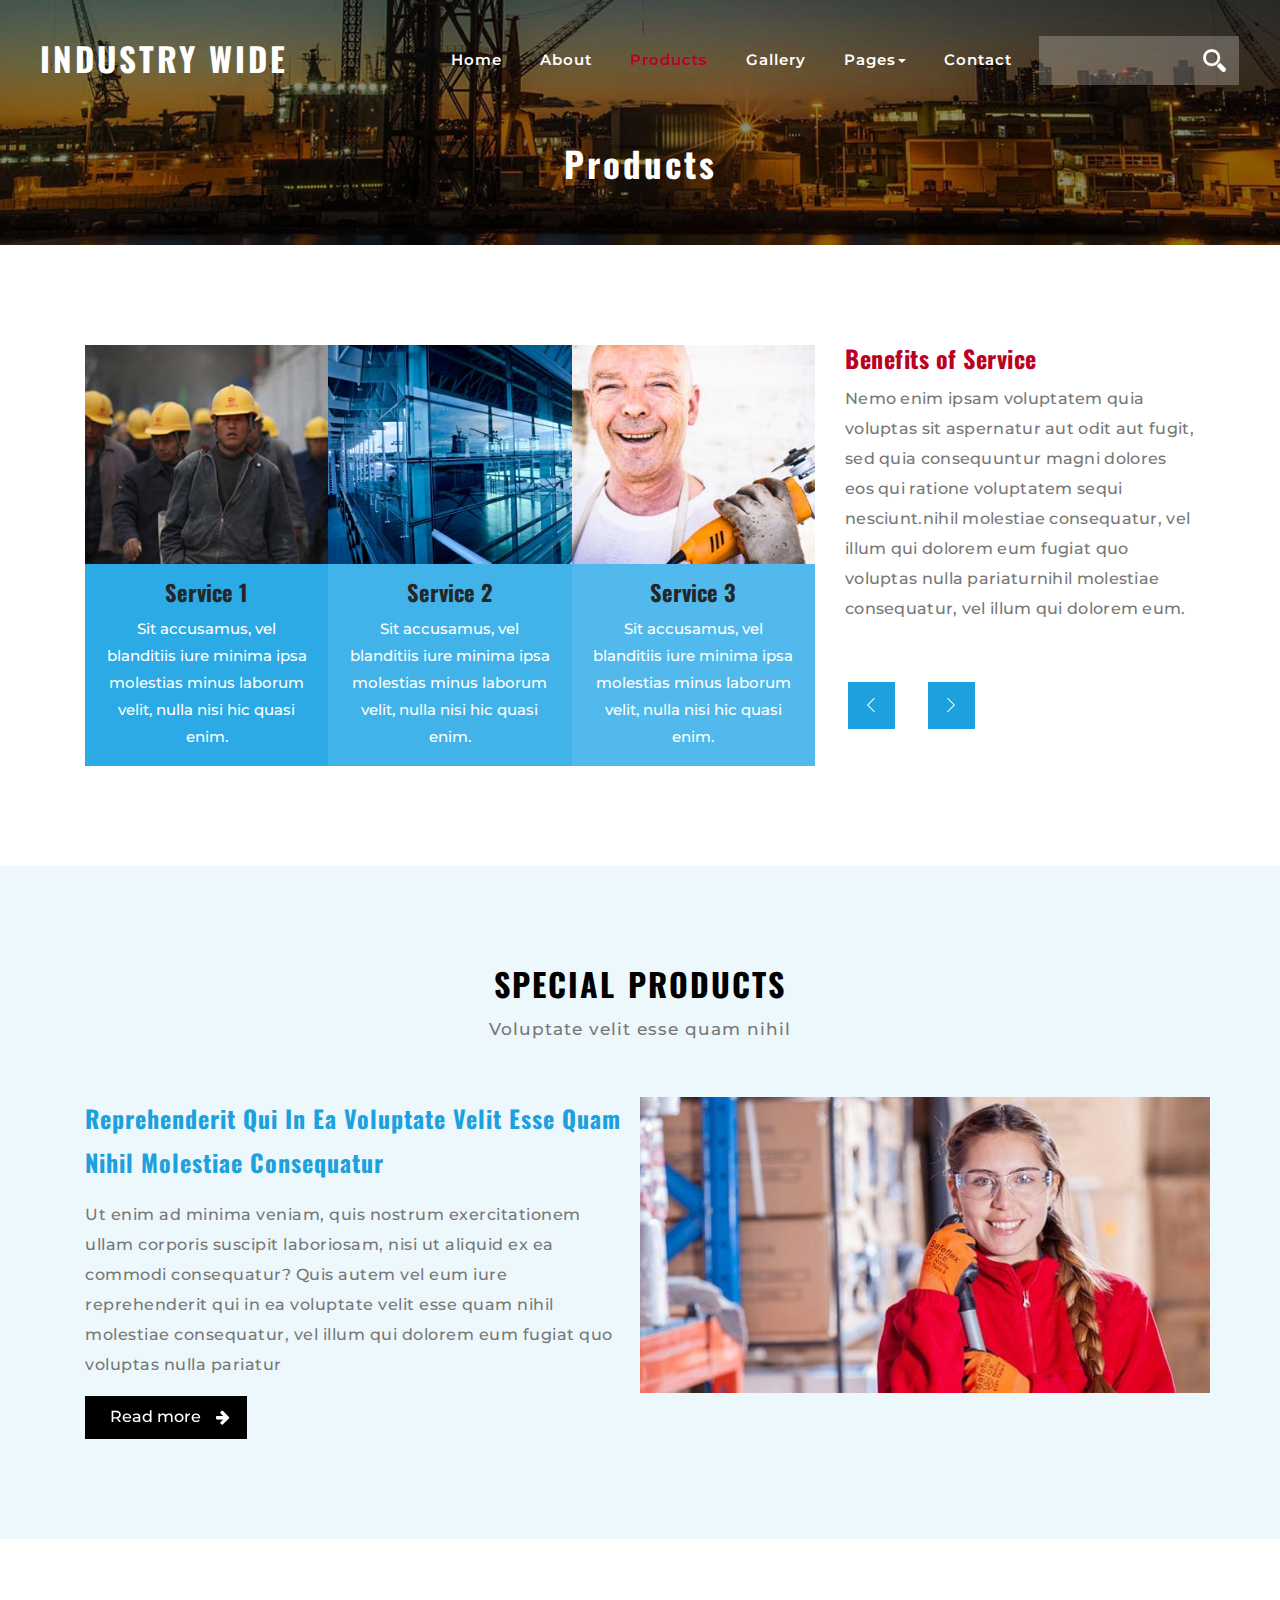
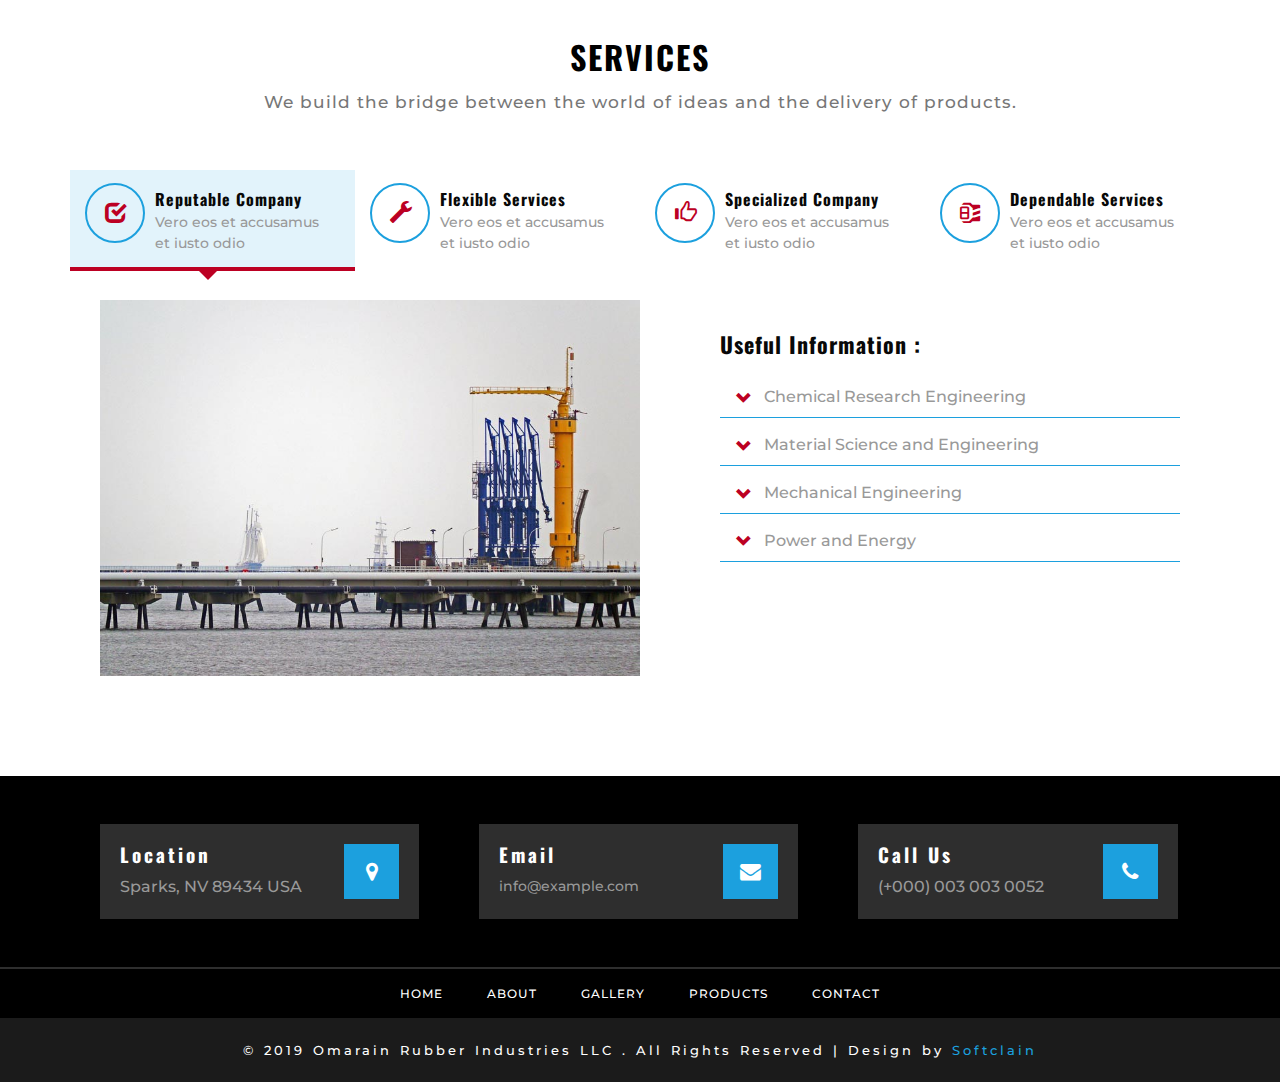
<file: services.html>
<!DOCTYPE html>
<html lang="en">
<head>
<title>OMARAIN</title>
<!-- for-mobile-apps -->
<meta name="viewport" content="width=device-width, initial-scale=1">
<meta http-equiv="Content-Type" content="text/html; charset=utf-8" />
<meta name="keywords" content="Industry wide Responsive web template, Bootstrap Web Templates, Flat Web Templates, Android Compatible web template,
Smartphone Compatible web template, free webdesigns for Nokia, Samsung, LG, Sony Ericsson, Motorola web design" />
<script type="application/x-javascript"> addEventListener("load", function() { setTimeout(hideURLbar, 0); }, false);
		function hideURLbar(){ window.scrollTo(0,1); } </script>
<!-- //for-mobile-apps -->
<link href="css/bootstrap.css" rel="stylesheet" type="text/css" media="all" />
<link href="css/font-awesome.css" rel="stylesheet">
<link href="css/easy-responsive-tabs.css" rel='stylesheet' type='text/css'/>
<link href="css/style.css" rel="stylesheet" type="text/css" media="all" />


<!--web-fonts-->
<link href="//fonts.googleapis.com/css?family=Oswald:300,400,700" rel="stylesheet">
<link href="//fonts.googleapis.com/css?family=Montserrat:400,700" rel="stylesheet">
<!--//web-fonts-->
<!--//fonts-->
<!-- js -->
</head>
<body>
<!-- banner -->
	<div class="banner about-banner-w3ls " id="home">
		<!-- header -->
	<header>
			<div class="container-fluid">
			<div class="w3-logo">
					<h1><a href="index.html">Industry wide</a></h1>
				</div>
			<!-- navigation -->
			<nav class="navbar navbar-default ayanEffects ayanHoverEffect_7">
				<!-- Brand and toggle get grouped for better mobile display -->
				<div class="navbar-header">
				  <button type="button" class="navbar-toggle collapsed" data-toggle="collapse" data-target="#bs-example-navbar-collapse-1" aria-expanded="false">
					<span class="sr-only">Toggle navigation</span>
					<span class="icon-bar"></span>
					<span class="icon-bar"></span>
					<span class="icon-bar"></span>
				  </button>

				</div>

				<!-- Collect the nav links, forms, and other content for toggling -->
				<div class="collapse navbar-collapse" id="bs-example-navbar-collapse-1">
				  <ul class="nav navbar-nav">
					<li><a href="index.html">Home</a></li>
					<li><a href="about.html">About</a></li>
					<li><a class="active" href="services.html">Products</a></li>
					<li><a href="gallery.html">Gallery</a></li>
					<li class="dropdown">
					  <a href="#" class="dropdown-toggle" data-toggle="dropdown" role="button" aria-haspopup="true" aria-expanded="false">Pages<span class="caret"></span></a>
					  <ul class="dropdown-menu">
						<li><a href="codes.html">Short Codes</a></li>
						<li><a href="icons.html">Icons</a></li>
					  </ul>
					</li>
					<li><a href="contact.html">Contact</a></li>
				  </ul>
				 <div class="subscribe">
					<form action="#" method="post">
						<input type="search" class="sub-email" name="Search" required="">
						<input type="submit"  value="">
					</form>
				</div>
				</div><!-- /.navbar-collapse -->

			</nav>
			<div class="clearfix"></div>
		<!-- //navigation -->
			</div>
		</header>
	<!-- //header -->
	<h2>Products</h2>
	</div>
<!-- //banner -->
 <!---->
 <div class="services-inner-agileits">
	<div class="container">
  <div class="col-md-8">
   	<ul id="flexiselDemo1">
				<li>
					<div class="laptop">
							<div class="img-box"><img class="img-responsive zoom-img" src="images/s1.jpg" alt=" " /></div>
							<div class="flex-info ">
									<h4>Service 1</h4>
									<p>Sit accusamus, vel blanditiis iure minima ipsa molestias minus laborum velit, nulla nisi hic quasi enim.</p>
							</div>
						</div>

				</li>
				<li>
					<div class="laptop">
							<div class="img-box"><img class="img-responsive zoom-img" src="images/s2.jpg" alt=" " /></div>
							<div class="flex-info flex-info1">
									<h4>Service 2</h4>
									<p>Sit accusamus, vel blanditiis iure minima ipsa molestias minus laborum velit, nulla nisi hic quasi enim.</p>
							</div>
						</div>

				</li>
				<li>
					<div class="laptop">
							<div class="img-box"><img class="img-responsive zoom-img" src="images/s3.jpg" alt=" " /></div>
							<div class="flex-info flex-info2">
									<h4>Service 3</h4>
									<p>Sit accusamus, vel blanditiis iure minima ipsa molestias minus laborum velit, nulla nisi hic quasi enim.</p>
							</div>
							</div>

				</li>
				<li>
					<div class="laptop">
							<div class="img-box"><img class="img-responsive zoom-img" src="images/s4.jpg" alt=" " /></div>
							<div class="flex-info flex-info3">
									<h4>Service 4</h4>
									<p>Sit accusamus, vel blanditiis iure minima ipsa molestias minus laborum velit, nulla nisi hic quasi enim.</p>
							</div>
							</div>

				</li>
			</ul>

  </div>
  <div class="col-md-4 content-pro-head content-pro-head2">
			<h3>Benefits of Service</h3>
			<p> Nemo enim ipsam voluptatem quia voluptas sit aspernatur aut odit aut fugit, sed quia consequuntur magni dolores eos qui ratione voluptatem sequi nesciunt.nihil molestiae consequatur, vel illum qui dolorem eum fugiat quo voluptas nulla pariaturnihil molestiae consequatur, vel illum qui dolorem eum.</p>

    </div>
	<div class="clearfix"> </div>
	</div>
</div>
<!---->
<!-- services -->
	<div class="services">
		<div class="container">
			<h5 class="title-w3">Special Products</h5>
			<p class="head-w3-agileits">Voluptate velit esse quam nihil</p>
			<div class="agileits_services_grids">
				<div class="col-md-6 agileits_services_grid_left">
					<h4>reprehenderit qui in ea voluptate velit esse quam nihil molestiae consequatur</h4>
					<p>Ut enim ad minima veniam, quis nostrum exercitationem ullam corporis
						suscipit laboriosam, nisi ut aliquid ex ea commodi consequatur? Quis autem
						vel eum iure reprehenderit qui in ea voluptate velit esse quam nihil
						molestiae consequatur, vel illum qui dolorem eum fugiat quo voluptas
						nulla pariatur</p>
					<div class="more m2">
						<a href="single.html" class="hvr-icon-wobble-horizontal read-w3ls">Read more</a>
					</div>
				</div>
				<div class="col-md-6 agileits_services_grid_right">
				</div>
				<div class="clearfix"> </div>
			</div>
		</div>
	</div>
<!-- //services -->
<!--services-->
	<div class="services-w3layouts" id="services">
		<div class="container">
			<h5 class="title-w3">Services</h5>
			<p class="head-w3-agileits">We build the bridge between the world of ideas and the delivery of products.</p>
			<div id="horizontalTab">
					<ul class="resp-tabs-list">
					<li>
						<div class="work-row-grids wow bounceIn animated" data-wow-delay=".5s" style="visibility: visible; -webkit-animation-delay: .5s;">
						<div class="work-grids-img">
							<span class="glyphicon glyphicon-check" aria-hidden="true"></span>
						</div>
						<div class="caption work-captn">
							<h4>Reputable Company</h4>
							<p>Vero eos et accusamus et iusto odio</p>
						 </div>
						 <div class="clearfix"> </div>
						</div>
					</li>
					<li>
						<div class="work-row-grids wow bounceIn animated" data-wow-delay=".5s" style="visibility: visible; -webkit-animation-delay: .5s;">
							<div class="work-grids-img">
								<span class="glyphicon glyphicon-wrench" aria-hidden="true"></span>
							</div>
							<div class="caption work-captn">
								<h4>Flexible Services</h4>
								<p>Vero eos et accusamus et iusto odio</p>
							 </div>
							 <div class="clearfix"> </div>
						</div>
					</li>
					<li>
						<div class="work-row-grids wow bounceIn animated" data-wow-delay=".5s" style="visibility: visible; -webkit-animation-delay: .5s;">
							<div class="work-grids-img">
								<span class="glyphicon glyphicon-thumbs-up" aria-hidden="true"></span>
							</div>
							<div class="caption work-captn">
								<h4>Specialized Company</h4>
								<p>Vero eos et accusamus et iusto odio</p>
							 </div>
							 <div class="clearfix"> </div>
						</div>
					</li>
					<li>
						<div class="work-row-grids wow bounceIn animated" data-wow-delay=".5s" style="visibility: visible; -webkit-animation-delay: .5s;">
						<div class="work-grids-img">
							<span class="glyphicon glyphicon-compressed" aria-hidden="true"></span>
						</div>
						<div class="caption work-captn">
							<h4>Dependable Services</h4>
							<p>Vero eos et accusamus et iusto odio</p>
						 </div>
						 <div class="clearfix"> </div>
						</div>
					</li>
					</ul>
					<div class="resp-tabs-container">
					<div class="tab1">
						<div class="col-md-6 services-img-w3-agile">
						</div>
						<div class="col-md-6 services-right-agileits">
							<h4>Useful Information :</h4>
									<ul class="faq">
										<li class="item1 wow fadeInDown animated" data-wow-delay=".5s"><a href="#"><span class="glyphicon glyphicon-chevron-down"></span> Chemical Research Engineering</a>
											<ul>
												<li class="subitem1"><p>Chemical Research expertise in producing and manipulating chemicals to energy properties.</p></li>
											</ul>
										</li>
										<li class="item2 wow fadeInDown animated" data-wow-delay=".5s"><a href="#"><span class="glyphicon glyphicon-chevron-down"></span> Material Science and Engineering</a>
											<ul>
												<li class="subitem1"><p> Materials Engineering should include scientific and engineering strength relationships of materials.</p></li>
											</ul>
										</li>
										<li class="item3 wow fadeInDown animated" data-wow-delay=".5s"><a href="#"><span class="glyphicon glyphicon-chevron-down"></span> Mechanical Engineering</a>
											<ul>
												<li class="subitem1"><p>Creating a dynamic company for the continuous exploration and develop opportunities.</p></li>
											</ul>
										</li>
										<li class="item4 wow fadeInDown animated" data-wow-delay=".5s"><a href="#"><span class="glyphicon glyphicon-chevron-down"></span> Power and Energy</a>
											<ul>
												<li class="subitem1"><p>Ensuring high reliability and optimal performance of rotating power equipment. </p></li>
											</ul>
										</li>
									</ul>

						</div>
					</div>

					<div class="tab2">
					<h5>About Industries</h5>
					<h6>We have built an enviable reputation in consumer goods, heavy industry, high-tech, manufacturing, recreational vehicle, and transportation sectors.</h6>
					<p>Lorem ipsum dolor sit amet, consectetur adipiscing elit. Duis suscipit et dui ut cursus. Ut tortor nisi, congue quis orci at, posuere mattis est. Nunc sollicitudin nisi lorem, eget aliquet leo scelerisque eu. Cras placerat, ligula nec bibendum aliquam, nibh massa venenatis leo, at convallis sem est a sapien.</p>
					</div>
					<div class="tab3">
						<div class="col-md-6 services-img-agileits">
						</div>
						<div class="col-md-6 services-right-agileits">
							<h4>Useful Information :</h4>
									<ul class="faq">
										<li class="item1 wow fadeInDown animated" data-wow-delay=".5s"><a href="#"><span class="glyphicon glyphicon-chevron-down"></span> Chemical Research Engineering</a>
											<ul>
												<li class="subitem1"><p>Chemical Research expertise in producing and manipulating chemicals to energy properties.</p></li>
											</ul>
										</li>
										<li class="item2 wow fadeInDown animated" data-wow-delay=".5s"><a href="#"><span class="glyphicon glyphicon-chevron-down"></span> Material Science and Engineering</a>
											<ul>
												<li class="subitem1"><p> Materials Engineering should include scientific and engineering strength relationships of materials.</p></li>
											</ul>
										</li>
										<li class="item3 wow fadeInDown animated" data-wow-delay=".5s"><a href="#"><span class="glyphicon glyphicon-chevron-down"></span> Mechanical Engineering</a>
											<ul>
												<li class="subitem1"><p>Creating a dynamic company for the continuous exploration and develop opportunities.</p></li>
											</ul>
										</li>
										<li class="item4 wow fadeInDown animated" data-wow-delay=".5s"><a href="#"><span class="glyphicon glyphicon-chevron-down"></span> Power and Energy</a>
											<ul>
												<li class="subitem1"><p>Ensuring high reliability and optimal performance of rotating power equipment. </p></li>
											</ul>
										</li>
									</ul>

						</div>
					</div>
					<div class="tab4">
					<h5>About Industries</h5>
					<h6>We have built an enviable reputation in consumer goods, heavy industry, high-tech, manufacturing,recreational vehicle, and transportation sectors.</h6>
					<p>Lorem ipsum dolor sit amet, consectetur adipiscing elit. Duis suscipit et dui ut cursus. Ut tortor nisi, congue quis orci at, posuere mattis est. Nunc sollicitudin nisi lorem, eget aliquet leo scelerisque eu. Cras placerat, ligula nec bibendum aliquam, nibh massa venenatis leo, at convallis sem est a sapien.</p>
					</div>
					</div>
			</div>
		</div>
	</div>
	<!--//services-->
<!-- Footer -->
<div class="w3l_footer">
		<div class="container">

			<div class="w3ls_footer_grids">

				<div class="w3ls_footer_grid">
					<div class="col-md-4 w3ls_footer_grid_left">
						<div class="w3ls_footer_grid_leftl">
							<i class="fa fa-map-marker" aria-hidden="true"></i>
						</div>
						<div class="w3ls_footer_grid_leftr">
							<h4>Location</h4>
							<p>Sparks, NV 89434 USA</p>
						</div>
						<div class="clearfix"> </div>
					</div>
					<div class="col-md-4 w3ls_footer_grid_left">
						<div class="w3ls_footer_grid_leftl">
							<i class="fa fa-envelope" aria-hidden="true"></i>
						</div>
						<div class="w3ls_footer_grid_leftr">
							<h4>Email</h4>
							<a href="mailto:info@example.com">info@example.com</a>
						</div>
						<div class="clearfix"> </div>
					</div>
					<div class="col-md-4 w3ls_footer_grid_left">
						<div class="w3ls_footer_grid_leftl">
							<i class="fa fa-phone" aria-hidden="true"></i>
						</div>
						<div class="w3ls_footer_grid_leftr">
							<h4>Call Us</h4>
							<p>(+000) 003 003 0052</p>
						</div>
						<div class="clearfix"> </div>
					</div>
					<div class="clearfix"> </div>
				</div>
			</div>
		</div>
</div>
<div class="botttom-nav-agileits">
 <ul>
					<li><a href="index.html">Home</a></li>
					<li><a href="about.html">About</a></li>
					<li><a href="gallery.html">Gallery</a></li>
					<li><a href="services.html">Products</a></li>
					<li><a href="contact.html">Contact</a></li>
				  </ul>
</div>
<div class="copyright-wthree">
	<p>&copy; 2019 Omarain Rubber Industries LLC  . All Rights Reserved | Design by <a href="https://softclain.in/"> Softclain </a></p>
</div>
<!-- //Footer -->
	<a href="#home" class="scroll" id="toTop" style="display: block;"> <span id="toTopHover" style="opacity: 1;"> </span></a>
<!-- //smooth scrolling -->


<script type="text/javascript" src="js/jquery-2.1.4.min.js"></script>

<!--gallery-->

<script type="text/javascript">
							$(window).load(function() {
								$("#flexiselDemo1").flexisel({
									visibleItems:3,
									animationSpeed: 1000,
									autoPlay: true,
									autoPlaySpeed: 3000,
									pauseOnHover: true,
									enableResponsiveBreakpoints: true,
									responsiveBreakpoints: {
										portrait: {
											changePoint:480,
											visibleItems: 1
										},
										landscape: {
											changePoint:640,
											visibleItems:2
										},
										tablet: {
											changePoint:768,
											visibleItems: 2
										}
									}
								});

							});
					</script>
					<script type="text/javascript" src="js/jquery.flexisel.js"></script>
<!--gallery-->
<!-- script for faq -->
						<script type="text/javascript">
							$(function() {

								var menu_ul = $('.faq > li > ul'),
									   menu_a  = $('.faq > li > a');

								menu_ul.hide();

								menu_a.click(function(e) {
									e.preventDefault();
									if(!$(this).hasClass('active')) {
										menu_a.removeClass('active');
										menu_ul.filter(':visible').slideUp('normal');
										$(this).addClass('active').next().stop(true,true).slideDown('normal');
									} else {
										$(this).removeClass('active');
										$(this).next().stop(true,true).slideUp('normal');
									}
								});

							});
						</script>
						<!-- script for faq -->
<!-- script for responsive tabs -->
<script src="js/easy-responsive-tabs.js"></script>
<script>
$(document).ready(function () {
$('#horizontalTab').easyResponsiveTabs({
type: 'default', //Types: default, vertical, accordion
width: 'auto', //auto or any width like 600px
fit: true,   // 100% fit in a container
closed: 'accordion', // Start closed if in accordion view
activate: function(event) { // Callback function if tab is switched
var $tab = $(this);
var $info = $('#tabInfo');
var $name = $('span', $info);
$name.text($tab.text());
$info.show();
}
});
$('#verticalTab').easyResponsiveTabs({
type: 'vertical',
width: 'auto',
fit: true
});
});
</script>
<!-- script for responsive tabs -->

 <!-- start-smoth-scrolling -->
<script type="text/javascript" src="js/move-top.js"></script>
<script type="text/javascript" src="js/easing.js"></script>
<script type="text/javascript">
	jQuery(document).ready(function($) {
		$(".scroll").click(function(event){
			event.preventDefault();
			$('html,body').animate({scrollTop:$(this.hash).offset().top},1000);
		});
	});
</script>
<!-- start-smoth-scrolling -->
<!-- here stars scrolling icon -->
	<script type="text/javascript">
		$(document).ready(function() {
			/*
				var defaults = {
				containerID: 'toTop', // fading element id
				containerHoverID: 'toTopHover', // fading element hover id
				scrollSpeed: 1200,
				easingType: 'linear'
				};
			*/

			$().UItoTop({ easingType: 'easeOutQuart' });

			});
	</script>
<!-- //here ends scrolling icon -->
<!--js for bootstrap working-->
	<script src="js/bootstrap.js"></script>
<!-- //for bootstrap working -->

</body>
</html>
</file>
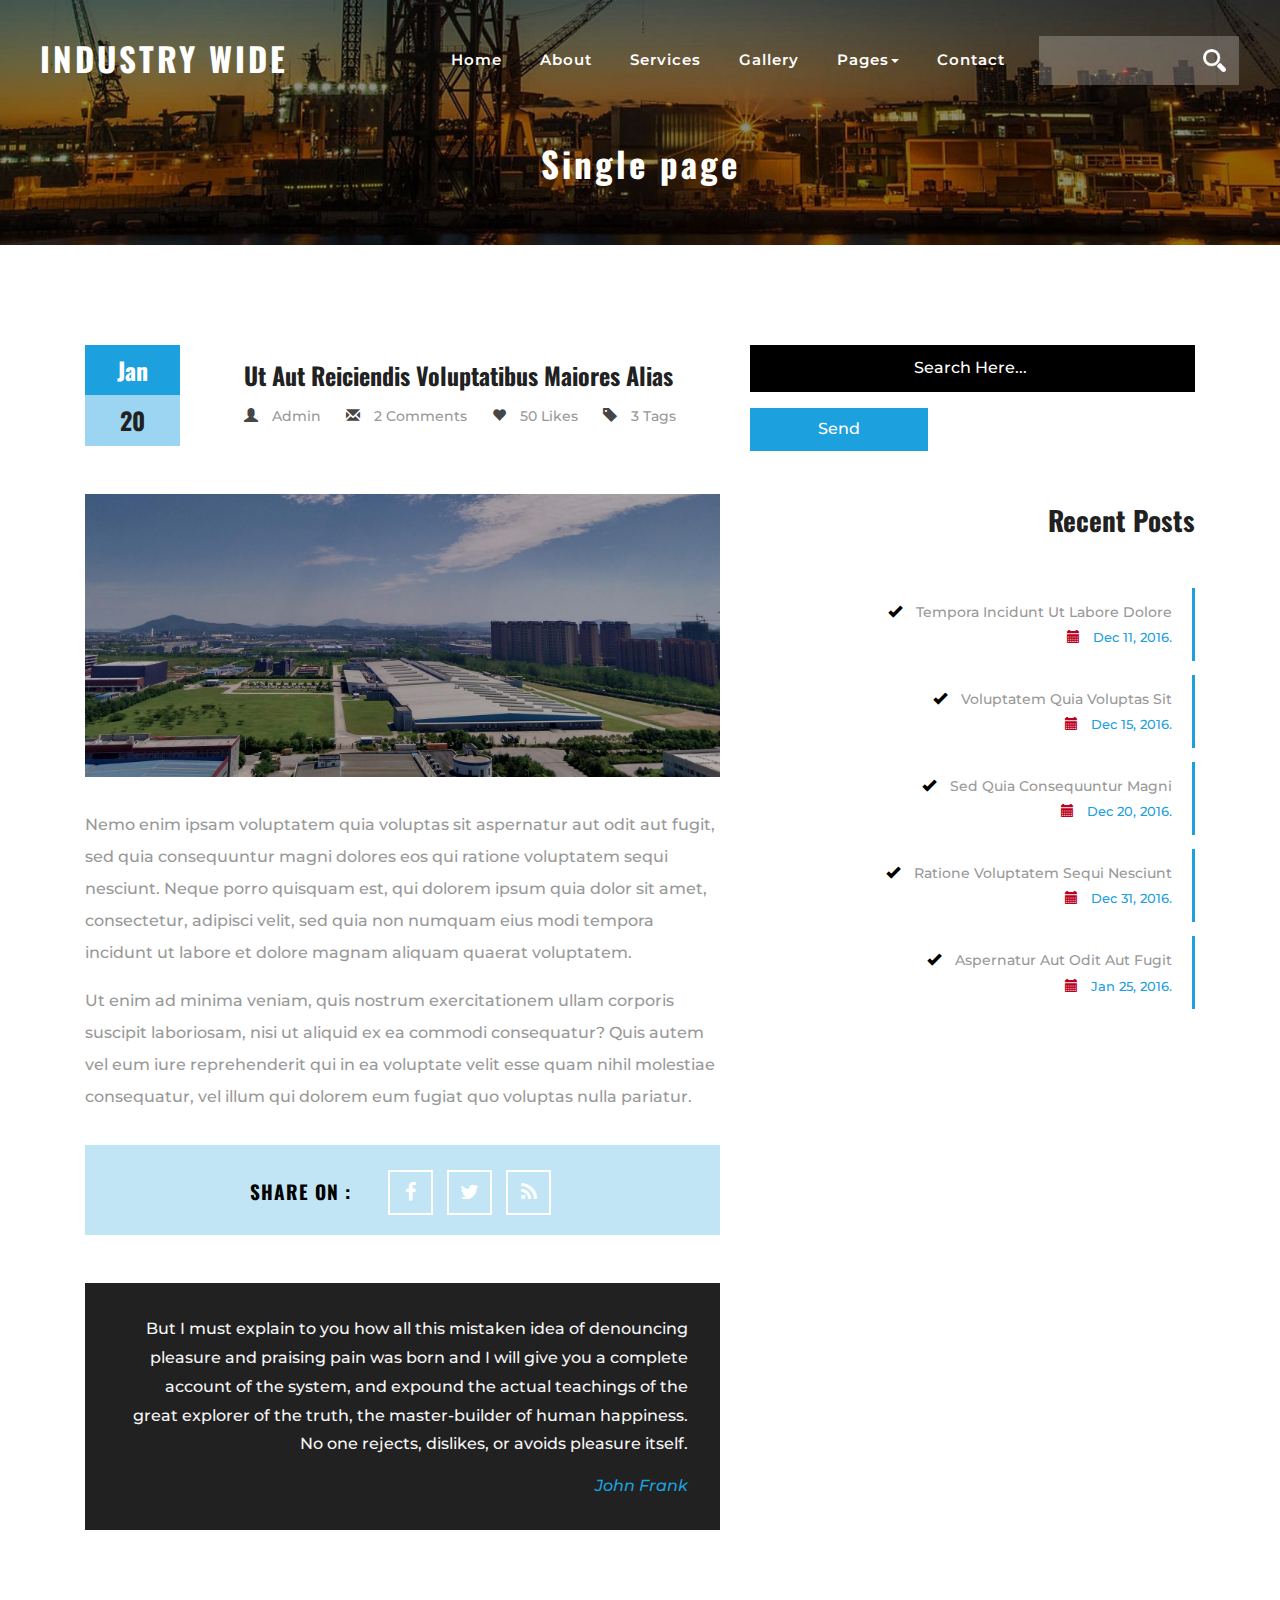
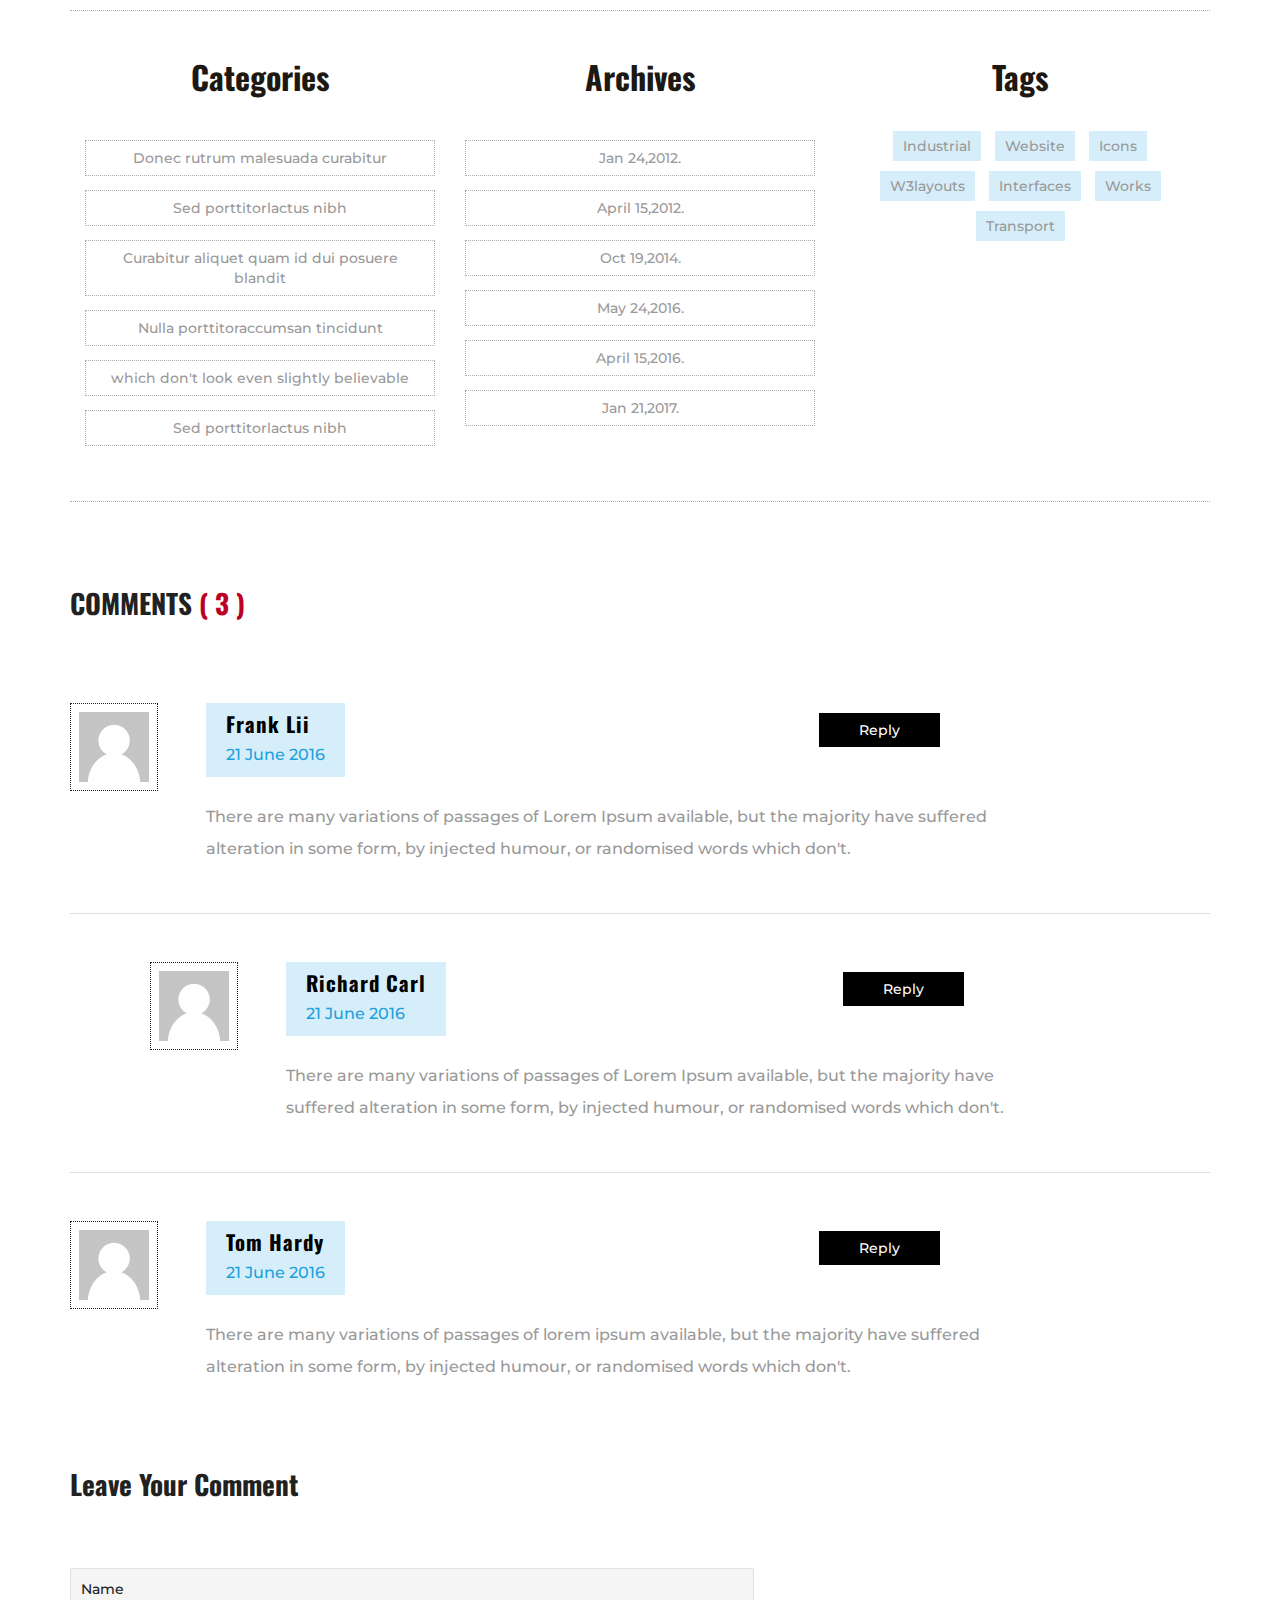
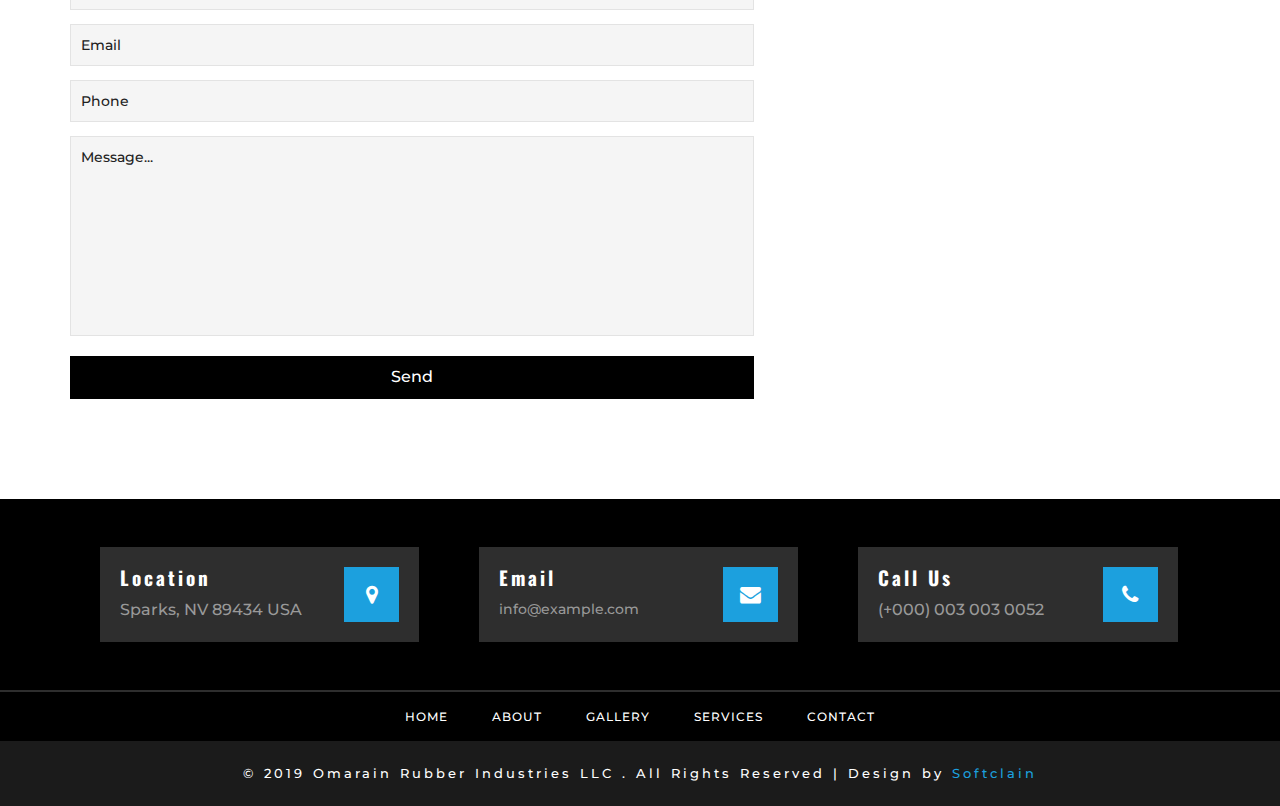
<file: single.html>
<!DOCTYPE html>
<html lang="en">
<head>
<title>OMARAIN</title>
<!-- for-mobile-apps -->
<meta name="viewport" content="width=device-width, initial-scale=1">
<meta http-equiv="Content-Type" content="text/html; charset=utf-8" />
<meta name="keywords" content="Industry wide Responsive web template, Bootstrap Web Templates, Flat Web Templates, Android Compatible web template,
Smartphone Compatible web template, free webdesigns for Nokia, Samsung, LG, Sony Ericsson, Motorola web design" />
<script type="application/x-javascript"> addEventListener("load", function() { setTimeout(hideURLbar, 0); }, false);
		function hideURLbar(){ window.scrollTo(0,1); } </script>
<!-- //for-mobile-apps -->
<link href="css/bootstrap.css" rel="stylesheet" type="text/css" media="all" />
<link href="css/font-awesome.css" rel="stylesheet">
<link href="css/easy-responsive-tabs.css" rel='stylesheet' type='text/css'/>
<link href="css/owl.carousel.css" rel="stylesheet">
<link href="css/style.css" rel="stylesheet" type="text/css" media="all" />


<!--web-fonts-->
<link href="//fonts.googleapis.com/css?family=Oswald:300,400,700" rel="stylesheet">
<link href="//fonts.googleapis.com/css?family=Montserrat:400,700" rel="stylesheet">
<!--//web-fonts-->
<!--//fonts-->
<!-- js -->
</head>
<body>
<!-- banner -->
	<div class="banner about-banner-w3ls " id="home">
		<!-- header -->
	<header>
			<div class="container-fluid">
			<div class="w3-logo">
					<h1><a href="index.html">Industry wide</a></h1>
				</div>
			<!-- navigation -->
			<nav class="navbar navbar-default ayanEffects ayanHoverEffect_7">
				<!-- Brand and toggle get grouped for better mobile display -->
				<div class="navbar-header">
				  <button type="button" class="navbar-toggle collapsed" data-toggle="collapse" data-target="#bs-example-navbar-collapse-1" aria-expanded="false">
					<span class="sr-only">Toggle navigation</span>
					<span class="icon-bar"></span>
					<span class="icon-bar"></span>
					<span class="icon-bar"></span>
				  </button>

				</div>

				<!-- Collect the nav links, forms, and other content for toggling -->
				<div class="collapse navbar-collapse" id="bs-example-navbar-collapse-1">
				  <ul class="nav navbar-nav">
					<li><a href="index.html">Home</a></li>
					<li><a href="about.html">About</a></li>
					<li><a href="services.html">Services</a></li>
					<li><a href="gallery.html">Gallery</a></li>
					<li class="dropdown">
					  <a href="#" class="dropdown-toggle" data-toggle="dropdown" role="button" aria-haspopup="true" aria-expanded="false">Pages<span class="caret"></span></a>
					  <ul class="dropdown-menu">
						<li><a href="codes.html">Short Codes</a></li>
						<li><a href="icons.html">Icons</a></li>
					  </ul>
					</li>
					<li><a href="contact.html">Contact</a></li>
				  </ul>
				 <div class="subscribe">
					<form action="#" method="post">
						<input type="search" class="sub-email" name="Search" required="">
						<input type="submit"  value="">
					</form>
				</div>
				</div><!-- /.navbar-collapse -->

			</nav>
			<div class="clearfix"></div>
		<!-- //navigation -->
			</div>
		</header>
	<!-- //header -->
	<h2>Single page</h2>
	</div>
<!-- //banner -->
<!-- single -->
	<div class="single">
		<div class="container">
			<div class="col-md-7 w3ls_single_left">
				<div class="w3ls_single_left_grid">
					<div class="w3ls_single_left_grid_left">
						<h3><i>Jan</i> <span>20</span></h3>
					</div>
					<div class="w3ls_single_left_grid_right">
						<h3>ut aut reiciendis voluptatibus maiores alias</h3>
						<ul>
							<li><span class="glyphicon glyphicon-user" aria-hidden="true"></span><a href="#">Admin</a></li>
							<li><span class="glyphicon glyphicon-envelope" aria-hidden="true"></span><a href="#">2 Comments</a></li>
							<li><span class="glyphicon glyphicon-heart" aria-hidden="true"></span><a href="#">50 Likes</a></li>
							<li><span class="glyphicon glyphicon-tag" aria-hidden="true"></span><a href="#">3 Tags</a></li>
						</ul>
					</div>
					<div class="clearfix"> </div>
				</div>
				<div class="w3ls_single_left_grid1">
					<img src="images/banner.jpg" alt=" " class="img-responsive" />
					<p>Nemo enim ipsam voluptatem quia voluptas sit aspernatur aut odit aut fugit,
						sed quia consequuntur magni dolores eos qui ratione voluptatem sequi nesciunt.
						Neque porro quisquam est, qui dolorem ipsum quia dolor sit amet, consectetur,
						adipisci velit, sed quia non numquam eius modi tempora incidunt ut labore et
						dolore magnam aliquam quaerat voluptatem. <span>Ut enim ad minima veniam, quis
						nostrum exercitationem ullam corporis suscipit laboriosam, nisi ut aliquid ex
						ea commodi consequatur? Quis autem vel eum iure reprehenderit qui in ea
						voluptate velit esse quam nihil molestiae consequatur, vel illum qui dolorem
						eum fugiat quo voluptas nulla pariatur.</span></p>
					<div class="social-agileits-w3layouts">
					<div class="w3ls_single_left_grid1_left">
						<h4>Share On :</h4>
					</div>
					<div class="w3ls_single_left_grid1_right">
						<ul>
									<li><a href="#"><i class="fa fa-facebook"></i></a></li>
									<li><a href="#"><i class="fa fa-twitter"></i></a></li>
									<li><a href="#"><i class="fa fa-rss"></i></a></li>
								</ul>
					</div>
					<div class="clearfix"> </div>
					</div>
				</div>
				<div class="w3l_admin">
					<p>But I must explain to you how all this mistaken idea of denouncing
						pleasure and praising pain was born and I will give you a complete
						account of the system, and expound the actual teachings of the great
						explorer of the truth, the master-builder of human happiness.
						No one rejects, dislikes, or avoids pleasure itself.</p>
					<a href="#"><i>John Frank</i></a>
				</div>
			</div>
			<div class="col-md-5 w3ls_single_right">
				<div class="w3ls_search1">
					<form action="#" method="post">
						<input type="search" name="Search" value="Search Here..." onfocus="this.value = '';" onblur="if (this.value == '') {this.value = 'Search Here...';}" required="">
						<input type="submit" value="Send">
					</form>
				</div>
				<div class="wthree_recent">
					<h4>Recent Posts</h4>
					<ul>
						<li><a href="#"><i class="glyphicon glyphicon-ok" aria-hidden="true"></i>tempora incidunt ut labore dolore</a><span><i class="glyphicon glyphicon-calendar" aria-hidden="true"></i>dec 11, 2016.</span></li>
						<li><a href="#"><i class="glyphicon glyphicon-ok" aria-hidden="true"></i>voluptatem quia voluptas sit</a><span><i class="glyphicon glyphicon-calendar" aria-hidden="true"></i>Dec 15, 2016.</span></li>
						<li><a href="#"><i class="glyphicon glyphicon-ok" aria-hidden="true"></i>sed quia consequuntur magni</a><span><i class="glyphicon glyphicon-calendar" aria-hidden="true"></i>Dec 20, 2016.</span></li>
						<li><a href="#"><i class="glyphicon glyphicon-ok" aria-hidden="true"></i>ratione voluptatem sequi nesciunt</a><span><i class="glyphicon glyphicon-calendar" aria-hidden="true"></i>Dec 31, 2016.</span></li>
						<li><a href="#"><i class="glyphicon glyphicon-ok" aria-hidden="true"></i>aspernatur aut odit aut fugit</a><span><i class="glyphicon glyphicon-calendar" aria-hidden="true"></i>jan 25, 2016.</span></li>
					</ul>
				</div>
			</div>
			<div class="clearfix"> </div>
			<div class="agile_tags_cate">
				<div class="col-md-4 agile_cat_grid">
					<h4>Categories</h4>
					<ul class="categories">
						<li><a href="#">Donec rutrum malesuada curabitur</a></li>
						<li><a href="#">Sed porttitorlactus nibh</a></li>
						<li><a href="#">Curabitur aliquet quam id dui posuere blandit</a></li>
						<li><a href="#">Nulla porttitoraccumsan tincidunt</a></li>
						<li><a href="#">which don't look even slightly believable</a></li>
						<li><a href="#">Sed porttitorlactus nibh</a></li>
					</ul>
				</div>
				<div class="col-md-4 agile_cat_grid">
					<h4>Archives</h4>
					<ul class="categories">
						<li><a href="#">Jan 24,2012.</a></li>
						<li><a href="#">April 15,2012.</a></li>
						<li><a href="#">Oct 19,2014.</a></li>
						<li><a href="#">May 24,2016.</a></li>
						<li><a href="#">April 15,2016.</a></li>
						<li><a href="#">Jan 21,2017.</a></li>
					</ul>
				</div>
				<div class="col-md-4 agile_cat_grid">
					<h4>Tags</h4>
					<div class="agile_cat_grid_tags">
						<ul>
							<li><a href="#">Industrial</a></li>
							<li><a href="#">Website</a></li>
							<li><a href="#">Icons</a></li>
							<li><a href="#">W3layouts</a></li>
							<li><a href="#">Interfaces</a></li>
							<li><a href="#">Works</a></li>
							<li><a href="#">Transport</a></li>
						</ul>
					</div>
				</div>
				<div class="clearfix"> </div>
			</div>
			<div class="agileits_three_comments">
				<h3>COMMENTS <span>( 3 )</span></h3>
				<div class="agileits_three_comment_grid">
					<div class="agileits_tom">
						<img src="images/co.png" alt=" " class="img-responsive" />
					</div>
					<div class="agileits_tom_right">
						<div class="Hardy">
							<h4>Frank Lii</h4>
							<p>21 June 2016</p>
						</div>
						<div class="reply">
							<a href="#">Reply</a>
						</div>
						<div class="clearfix"> </div>
						<p class="lorem">There are many variations of passages of Lorem Ipsum available,
						but the majority have suffered alteration in some form, by injected humour,
						or randomised words which don't.</p>
					</div>
					<div class="clearfix"> </div>
				</div>
				<div class="agileits_three_comment_grid agileits_three_comment_grid1">
					<div class="agileits_tom">
						<img src="images/co.png" alt=" " class="img-responsive" />
					</div>
					<div class="agileits_tom_right">
						<div class="Hardy">
							<h4>Richard Carl</h4>
							<p>21 June 2016</p>
						</div>
						<div class="reply">
							<a href="#">Reply</a>
						</div>
						<div class="clearfix"> </div>
						<p class="lorem">There are many variations of passages of Lorem Ipsum available,
						but the majority have suffered alteration in some form, by injected humour,
						or randomised words which don't.</p>
					</div>
					<div class="clearfix"> </div>
				</div>
				<div class="agileits_three_comment_grid">
					<div class="agileits_tom">
						<img src="images/co.png" alt=" " class="img-responsive" />
					</div>
					<div class="agileits_tom_right">
						<div class="Hardy">
							<h4>Tom Hardy</h4>
							<p>21 June 2016</p>
						</div>
						<div class="reply">
							<a href="#">Reply</a>
						</div>
						<div class="clearfix"> </div>
						<p class="lorem">There are many variations of passages of lorem ipsum available,
							but the majority have suffered alteration in some form, by injected humour,
							or randomised words which don't.</p>
					</div>
					<div class="clearfix"> </div>
				</div>
			</div>
			<div class="w3_leave_comment">
				<h3>Leave your <span>comment</span></h3>
				<form action="#" method="post">
					<input type="text" name="Name" value="Name" onfocus="this.value = '';" onblur="if (this.value == '') {this.value = 'Name';}" required="" >
					<input type="email" name="Email" value="Email" onfocus="this.value = '';" onblur="if (this.value == '') {this.value = 'Email';}" required="" >
					<input type="text" name="Phone" value="Phone" onfocus="this.value = '';" onblur="if (this.value == '') {this.value = 'Phone';}" required="" >
					<textarea name="Message" onfocus="this.value = '';" onblur="if (this.value == '') {this.value = 'Message...';}" required="">Message...</textarea>
					<input type="submit" value="Send">
				</form>
			</div>
		</div>
	</div>
<!-- //single -->
<!-- Footer -->
<div class="w3l_footer">
		<div class="container">

			<div class="w3ls_footer_grids">

				<div class="w3ls_footer_grid">
					<div class="col-md-4 w3ls_footer_grid_left">
						<div class="w3ls_footer_grid_leftl">
							<i class="fa fa-map-marker" aria-hidden="true"></i>
						</div>
						<div class="w3ls_footer_grid_leftr">
							<h4>Location</h4>
							<p>Sparks, NV 89434 USA</p>
						</div>
						<div class="clearfix"> </div>
					</div>
					<div class="col-md-4 w3ls_footer_grid_left">
						<div class="w3ls_footer_grid_leftl">
							<i class="fa fa-envelope" aria-hidden="true"></i>
						</div>
						<div class="w3ls_footer_grid_leftr">
							<h4>Email</h4>
							<a href="mailto:info@example.com">info@example.com</a>
						</div>
						<div class="clearfix"> </div>
					</div>
					<div class="col-md-4 w3ls_footer_grid_left">
						<div class="w3ls_footer_grid_leftl">
							<i class="fa fa-phone" aria-hidden="true"></i>
						</div>
						<div class="w3ls_footer_grid_leftr">
							<h4>Call Us</h4>
							<p>(+000) 003 003 0052</p>
						</div>
						<div class="clearfix"> </div>
					</div>
					<div class="clearfix"> </div>
				</div>
			</div>
		</div>
</div>
<div class="botttom-nav-agileits">
 <ul>
					<li><a href="index.html">Home</a></li>
					<li><a href="about.html">About</a></li>
					<li><a href="gallery.html">Gallery</a></li>
					<li><a href="services.html">Services</a></li>
					<li><a href="contact.html">Contact</a></li>
				  </ul>
</div>
<div class="copyright-wthree">
	<p>&copy; 2019 Omarain Rubber Industries LLC  . All Rights Reserved | Design by <a href="https://softclain.in/"> Softclain </a></p>
</div>
<!-- //Footer -->
	<a href="#home" class="scroll" id="toTop" style="display: block;"> <span id="toTopHover" style="opacity: 1;"> </span></a>
<!-- //smooth scrolling -->


<script type="text/javascript" src="js/jquery-2.1.4.min.js"></script>
<script src="js/responsiveslides.min.js"></script>


							 <script>
								// You can also use "$(window).load(function() {"
								$(function () {
								  // Slideshow 4
								  $("#slider1").responsiveSlides({
									auto: true,
									pager:false,
									nav:true,
									speed: 500,
									namespace: "callbacks",
									before: function () {
									  $('.events').append("<li>before event fired.</li>");
									},
									after: function () {
									  $('.events').append("<li>after event fired.</li>");
									}
								  });

								});
							 </script>

<!--gallery-->

	<script type="text/javascript">
							$(window).load(function() {
								$("#flexiselDemo2").flexisel({
									visibleItems:3,
									animationSpeed: 1000,
									autoPlay: true,
									autoPlaySpeed: 3000,
									pauseOnHover: true,
									enableResponsiveBreakpoints: true,
									responsiveBreakpoints: {
										portrait: {
											changePoint:480,
											visibleItems: 1
										},
										landscape: {
											changePoint:640,
											visibleItems:1
										},
										tablet: {
											changePoint:768,
											visibleItems: 2
										}
									}
								});

							});
					</script>
					<script type="text/javascript" src="js/jquery.flexisel.js"></script>

 <script src="js/owl.carousel.js"></script>
	 <!-- requried-jsfiles-for owl -->
							        <script>
									    $(document).ready(function() {
									      $("#owl-demo2").owlCarousel({
									        items : 1,
									        lazyLoad : false,
									        autoPlay : true,
									        navigation : false,
									        navigationText :  false,
									        pagination : true,
									      });
									    });
									  </script>
							 <!-- //requried-jsfiles-for owl -->

 <!-- start-smoth-scrolling -->
<script type="text/javascript" src="js/move-top.js"></script>
<script type="text/javascript" src="js/easing.js"></script>
<script type="text/javascript">
	jQuery(document).ready(function($) {
		$(".scroll").click(function(event){
			event.preventDefault();
			$('html,body').animate({scrollTop:$(this.hash).offset().top},1000);
		});
	});
</script>
<!-- start-smoth-scrolling -->
<!-- here stars scrolling icon -->
	<script type="text/javascript">
		$(document).ready(function() {
			/*
				var defaults = {
				containerID: 'toTop', // fading element id
				containerHoverID: 'toTopHover', // fading element hover id
				scrollSpeed: 1200,
				easingType: 'linear'
				};
			*/

			$().UItoTop({ easingType: 'easeOutQuart' });

			});
	</script>
<!-- //here ends scrolling icon -->
<!--js for bootstrap working-->
	<script src="js/bootstrap.js"></script>
<!-- //for bootstrap working -->

</body>
</html>
</file>
<file: css/easy-responsive-tabs.css>
body {
  margin: 0px;
  padding: 0px;
  background: #f5f5f5;
  font-weight: 500;
}

ul.resp-tabs-list,
p {
  margin: 0px;
  padding: 0px;
}

.resp-tabs-list li {
    /* font-weight: 600; */
    /* text-transform: uppercase; */
    /* font-size: 13px; */
    display: inline-block;
    padding: 13px 15px;
    margin: 0;
    list-style: none;
    cursor: pointer;
    float: left;
    color: rgb(187, 76, 74);
	width: 25%;
    /* font-family: 'Poppins', sans-serif; */
}

.resp-tabs-container {
  padding: 0px;
  background-color: #fff;
  clear: left;
}

h2.resp-accordion {
  cursor: pointer;
  padding: 5px;
  display: none;
}

.resp-tab-content {
  display: none;
  padding: 30px;
}

.resp-tab-active {
    /* border: 1px solid #c1c1c1; */
    border-bottom: 4px solid #bc0023;
  margin-bottom: -1px !important;
  /*padding: 12px 14px 14px 14px !important;*/
  position:relative;
}
.resp-tab-active:before {
    content: '';
    position: absolute;
    width: 0;
    height: 0;
    border-top: 10px solid #bc0023;
    border-left: 10px solid rgba(69, 42, 21, 0);
    border-right: 10px solid rgba(199, 57, 57, 0);
    left: 45%;
    top: 103%;
    transition: 0.5s all;
    -webkit-transition: 0.5s all;
    -o-transition: 0.5s all;
    -moz-transition: 0.5s all;
    -ms-transition: 0.5s all;
}

.resp-tab-active {
  /*border-bottom: none;*/
  background-color: rgba(28, 160, 222, 0.13);
}

.resp-content-active,
.resp-accordion-active { display: block; }

.resp-tab-content {
    /* border: 1px solid #1ca0de; */
    border-top: transparent;
    min-height: 405px;
}

h2.resp-accordion {
  font-size: 13px;
  border: 1px solid #c1c1c1;
  border-top: 0px solid #c1c1c1;
  margin: 0px;
  padding: 10px 15px;
}

h2.resp-tab-active {
  border-bottom: 0px solid #fff !important;
  margin-bottom: 0px !important;
  padding: 10px 15px !important;
}

h2.resp-tab-title:last-child {
  border-bottom: 12px solid #c1c1c1 !important;
  background: blue;
}

/*-----------Vertical tabs-----------*/

.resp-vtabs ul.resp-tabs-list {
  float: left;
  width: 30%;
}

.resp-vtabs .resp-tabs-list li {
  display: block;
  padding: 15px 15px !important;
  margin: 0;
  cursor: pointer;
  float: none;
}

.resp-vtabs .resp-tabs-container {
  padding: 0px;
  background-color: #fff;
  border: 1px solid #c1c1c1;
  float: left;
  width: 68%;
  min-height: 250px;
  border-radius: 4px;
  clear: none;
}

.resp-vtabs .resp-tab-content { border: none; }

.resp-vtabs li.resp-tab-active {
  border: 1px solid #c1c1c1;
  border-right: none;
  background-color: #fff;
  position: relative;
  z-index: 1;
  margin-right: -1px !important;
  padding: 14px 15px 15px 14px !important;
}

.resp-arrow {
  width: 0;
  height: 0;
  float: right;
  margin-top: 3px;
  border-left: 6px solid transparent;
  border-right: 6px solid transparent;
  border-top: 12px solid #1c2020;
}

h2.resp-tab-active span.resp-arrow {
  border: none;
  border-left: 6px solid transparent;
  border-right: 6px solid transparent;
  border-bottom:12px solid #e54945;
}

/*-----------Accordion styles-----------*/

h2.resp-tab-active { background: #ffffff !important; }

.resp-easy-accordion h2.resp-accordion { display: block; }

.resp-easy-accordion .resp-tab-content { border: 1px solid #c1c1c1; }

.resp-easy-accordion .resp-tab-content:last-child { border-bottom: 1px solid #c1c1c1 !important; }

.resp-jfit {
  width: 100%;
  margin: 0px;
}

.resp-tab-content-active { display: block; }

h2.resp-accordion:first-child { border-top: 1px solid #c1c1c1 !important; }
/*Here your can change the breakpoint to set the accordion, when screen resolution changed*/
@media only screen and (max-width: 768px) {

ul.resp-tabs-list { display: none; }

h2.resp-accordion { display: block; }

.resp-vtabs .resp-tab-content { border: 1px solid #C1C1C1; }

.resp-vtabs .resp-tabs-container {
  border: none;
  float: none;
  width: 100%;
  min-height: initial;
  clear: none;
}

.resp-accordion-closed { display: none !important; }

.resp-vtabs .resp-tab-content:last-child { border-bottom: 1px solid #c1c1c1 !important; }
}
@media only screen and (max-width: 568px) {
	.resp-arrow {
		margin-top: 8px;
		border-top: 9px solid #1c2020;
	}
	h2.resp-tab-active span.resp-arrow {
		border-bottom: 9px solid #e54945;
	}
}
@media only screen and (max-width: 384px) {
	.resp-arrow {
		margin-top: 7px;
		border-top: 8px solid #1c2020;
		border-left: 5px solid transparent;
		border-right: 5px solid transparent;
	}
	h2.resp-tab-active span.resp-arrow {
		border-bottom: 8px solid #e54945;
		border-left: 5px solid transparent;
		border-right: 5px solid transparent;
	}
}
</file>
<file: css/style.css>
/*--
Author: W3layouts
Author URL: http://w3layouts.com
License: Creative Commons Attribution 3.0 Unported
License URL: http://creativecommons.org/licenses/by/3.0/
--*/
html, body{
	margin:0;
	font-size: 100%;
	font-family: 'Montserrat', sans-serif;
	background: #fff;
}
body a {
	text-decoration:none;
	transition:0.5s all;
	-webkit-transition:0.5s all;
	-moz-transition:0.5s all;
	-o-transition:0.5s all;
	-ms-transition:0.5s all;
}
a:hover{
 text-decoration:none;
}
input[type="button"],input[type="submit"]{
	transition:0.5s all;
	-webkit-transition:0.5s all;
	-moz-transition:0.5s all;
	-o-transition:0.5s all;
	-ms-transition:0.5s all;
}
h1,h2,h3,h4,h5,h6{
	margin:0;
	font-family: 'Oswald', sans-serif;
    font-weight: 700;
}	
p{
	margin:0;
}
ul{
	margin:0;
	padding:0;
}
label{
	margin:0;
}
/*-- header --*/
.w3-logo {
    float: left;
    line-height: 5px;
	position:relative;
	z-index: 999;
}
.w3-logo h1 {
    margin-top: 2px;
    font-weight: bold;
}
.navbar {
	margin-bottom: 0;
}
.navbar-nav {
    float: left;
    margin: .8em 0 0 18em;
}
.w3-logo a {
    color: #ffffff;
    font-size: 33px;
    text-decoration: none;
    text-transform: uppercase;
    letter-spacing: 3px;
}
header {
    padding: 35px 25px 20px;
    width: 100%;
}
.w3-slider {
	height: 700px;
	position: relative;
	width: 100%;
}
.w3layouts-header-title {
    z-index: 1000;
    position: absolute;
    top: 50%;
    left: 50%;
    text-align: center;
    -webkit-transform: translate(-50%,-50%);
    -ms-transform: translate(-50%,-50%);
    transform: translate(-50%,-50%);
    -webkit-backface-visibility: hidden;
    -ms-backface-visibility: hidden;
    backface-visibility: hidden;
}
.w3layouts-header-title h2 {
    font-weight: 200;
    font-size: 3.5em;
    background: rgba(0, 0, 0, 0.47);
    padding: 25px;
    color: #fff;
    letter-spacing: 3px;
}
/* ******************************************************
	Basic Styling
*********************************************************/

.ayanEffects li a{
	position: relative;
	display: inline-block;
	outline: none;
	color: #000;
	text-decoration: none;
	letter-spacing: 1px;
}
.ayanEffects a:hover,
.ayanEffects a:focus {
	outline: none;
}

/*--Effect 7: Bottom Line .ayanHoverEffect_7--*/

.ayanHoverEffect_7 a{
	padding:0 0 12px;	
}
.ayanHoverEffect_7 a::after {
  background-color: #2e9fff;
  content: "";
  height: 3px;
  width: 100%;
  position: absolute;
  bottom: -12px;
  left: 0;
  opacity: 0;
  transition: opacity 300ms ease, bottom 300ms ease;
}
.ayanHoverEffect_7 a:hover::after {
  opacity: 1;
  bottom: 0;
}
/*--//Effect 7: Bottom Line .ayanHoverEffect_7--*/
.navbar-default .navbar-nav > .active > a, .navbar-default .navbar-nav > .active > a:hover, .navbar-default .navbar-nav > .active > a:focus {
    color: #555;
    background-color: transparent;
}
.navbar-default .navbar-nav > li > a {
    font-size: 16px!important;
    color: #fff!important;
    background: transparent;
    padding-bottom: 10px;
    font-weight: 600;
}
.navbar-nav > li {
    float: left;
    margin: 0 12px;
}
.navbar-default .navbar-nav > .open > a, .navbar-default .navbar-nav > .open > a:hover, .navbar-default .navbar-nav > .open > a:focus {
    color: #ffffff;
    background-color: transparent;
}
.navbar-default .navbar-nav > li > a:hover, .navbar-default .navbar-nav > li > a:focus {
    color: #bc0023!important;
}
.navbar-default .navbar-collapse, .navbar-default .navbar-form {
    border-color: transparent;
	padding: 0;
}
.navbar-default {
    background-color: transparent;
    border-color: transparent;
}
.navbar-nav > li > a {
    padding-top: 0!important;
    padding-bottom: 0;
}
 .navbar-nav > li > a.active {
    color: #bc0023!important;
}
.dropdown-menu {
    top: 30px;
}

section {
  position: relative;
}
.header--innerr, .subscribe {
    float: right;
    padding: 7px;
    position: relative;
    width: 245px;
    background: rgba(255, 255, 255, 0.23);
}
.subscribe input.sub-email {
    background: transparent;
    border: none;
    padding: 6px 15px;
    outline: none;
    font-size: 16px;
    width: 190px;
    color: #ffffff;
}
.subscribe input[type="submit"] {
    background: transparent;
    border: none;
    outline: none;
    background: url(../images/search.png)no-repeat 0px 0px;
    position: absolute;
    width: 32px;
    height: 32px;
    background-size: 25px;
    bottom: 5px;
    right: 11px;
}
/*-- //header --*/
.banner {
    background: url(../images/bg4.jpg)no-repeat 0px 0px;
	-webkit-background-size: cover;
	-moz-background-size: cover;
	-o-background-size: cover;
	-ms-background-size: cover;
    background-size: cover;
    min-height: 700px;
}
.banner-text {
    text-align: left;
    padding: 13em 9em 0 0;
    float: right;
    width: 47%;
}
/*-- Slider --*/
#slider {
	box-shadow: none;
	-moz-box-shadow: none;
	-webkit-box-shadow: none;
	margin: 0 auto;
}
.rslides_tabs {
	list-style: none;
	padding: 0;
	background: rgba(0,0,0,.25);
	box-shadow: 0 0 1px rgba(255,255,255,.3), inset 0 0 5px rgba(0,0,0,1.0);
	-moz-box-shadow: 0 0 1px rgba(255,255,255,.3), inset 0 0 5px rgba(0,0,0,1.0);
	-webkit-box-shadow: 0 0 1px rgba(255,255,255,.3), inset 0 0 5px rgba(0,0,0,1.0);
	font-size: 18px;
	list-style: none;
	margin: 0 auto 50px;
	max-width: 540px;
	padding: 10px 0;
	text-align: center;
	width: 100%;
}
.rslides_tabs li {
	display: inline;
	float: none;
	margin-right: 1px;
}
.rslides_tabs a {
	width: auto;
	line-height: 20px;
	padding: 9px 20px;
	height: auto;
	background: transparent;
	display: inline;
}
.rslides_tabs li:first-child {
	margin-left: 0;
}
.rslides_tabs .rslides_here a {
	background: rgba(255,255,255,.1);
	color: #fff;
	font-weight: bold;
}
.events {
	list-style: none;
}
.callbacks_container {
    position: relative;
    float: right;
    width: 90%;
}
.callbacks {
	position: relative;
	list-style: none;
	overflow: hidden;
	width: 100%;
	padding: 0;
	margin: 0;
}
.callbacks li {
	position: absolute;
	left: 0;
	top: 0;
}
.callbacks img {
	position: relative;
	z-index: 1;
	height: auto;
	border: 0;
}
.callbacks .caption {
	display: block;
	position: absolute;
	z-index: 2;
	font-size: 20px;
	text-shadow: none;
	color: #fff;
	left: 0;
	right: 0;
	padding: 10px 20px;
	margin: 0;
	max-width: none;
	top: 10%;
	text-align: center;
}
.callbacks_nav {
    position: absolute;
    -webkit-tap-highlight-color: rgba(0,0,0,0);
    top: 78%;
    opacity: 0.7;
    z-index: 3;
    text-indent: -9999px;
    overflow: hidden;
    text-decoration: none;
    height:34px;
    width:34px;
    background: url("../images/left.png") no-repeat 0px 0px;
}
.callbacks_nav.prev {
	 left: auto;
	   background: url("../images/back.png") no-repeat 0px 0px;
	left: 18em;
}
.callbacks_nav.next {
    left: auto;
    background: url("../images/next.png") no-repeat 0px 0px;
       right: 18em;
}
.callbacks_nav:active {
	opacity: 1.0;
}

.callbacks2_nav:active {
	opacity: 1.0;
}

#slider-pager a {
	display: inline-block;
}

#slider-pager span {
	float: left;
}
#slider-pager span {
	width: 100px;
	height: 15px;
	background: #fff;
	display: inline-block;
	border-radius: 30em;
	opacity: 0.6;
}
#slider-pager .rslides_here a {
	background: #FFF;
	border-radius: 30em;
	opacity: 1;
}
#slider-pager a {
	padding: 0;
}
#slider-pager li {
	display: inline-block;
}
.rslides {
	position: relative;
	list-style: none;
	overflow: hidden;
	padding: 0;
	margin: 0;
	width: 100%;
}
.rslides li {
	-webkit-backface-visibility: hidden;
	position: absolute;
	display: none;
	left: 0%;
	top: 0;
	width: 100%;
}
.rslides li {
	position: relative;
	display: block;
	float: none;
}
.rslides img {
	height: auto;
	border: 0;
}
.callbacks_tabs li {
	display: inline-block;
	margin: 0.5em;
}
.callbacks_tabs a {
	visibility: hidden;
}
.callbacks_tabs a:after {
    content: "\f111";
    font-size: 0;
    font-family: FontAwesome;
    visibility: visible;
    width: 13px;
    height: 13px;
    display: inline-block;
    border: 4px solid rgb(255, 255, 255);
    background: #1ca0de;
    border-radius: 50px;
}
.callbacks_here a:after {
	background:#bc0023;
}
p.sub-para {
    font-size: 18px;
    color: #fff;
    letter-spacing: 2px;
	font-weight: 300;
}
.slider-info img {
	width: 100px;
	margin: 0 auto;
}
.callbacks_tabs {
    list-style: none;
    position: absolute;
    top: -8%;
    left: 114%;
    width: 24px;
    padding: 0;
    margin: 0 auto;
    z-index: 990;
    display: block;
    text-align: center;
}
.slider-top span{
font-weight:600;
}
.callbacks_tabs li{
       display: inline-block;
  margin: 0 5px;
}
.slider-info h3 {
    font-size: 1.5em;
    color: #fff;
    letter-spacing: 6px;
    line-height: 28px;
    font-weight: 700;
    text-transform: uppercase;
}
.slider-info p {
    font-size: 15px;
    color: #000000;
    letter-spacing: 2px;
	word-spacing: 2px;
    font-weight: normal;
    text-transform: uppercase;
    /* padding: 0.5em; */
    line-height: 28px;
    margin-top: 10px;
    /* font-weight: bold; */
}
.slider-info {
    padding: 30px;
    background: rgba(46, 159, 255, 0.67);
}
/*-- //banner --*/
/* Icon Wobble Horizontal */
@-webkit-keyframes hvr-icon-wobble-horizontal {
  16.65% {
    -webkit-transform: translateX(6px);
    transform: translateX(6px);
  }
  33.3% {
    -webkit-transform: translateX(-5px);
    transform: translateX(-5px);
  }
  49.95% {
    -webkit-transform: translateX(4px);
    transform: translateX(4px);
  }
  66.6% {
    -webkit-transform: translateX(-2px);
    transform: translateX(-2px);
  }
  83.25% {
    -webkit-transform: translateX(1px);
    transform: translateX(1px);
  }
  100% {
    -webkit-transform: translateX(0);
    transform: translateX(0);
  }
}
@keyframes hvr-icon-wobble-horizontal {
  16.65% {
    -webkit-transform: translateX(6px);
    transform: translateX(6px);
  }
  33.3% {
    -webkit-transform: translateX(-5px);
    transform: translateX(-5px);
  }
  49.95% {
    -webkit-transform: translateX(4px);
    transform: translateX(4px);
  }
  66.6% {
    -webkit-transform: translateX(-2px);
    transform: translateX(-2px);
  }
  83.25% {
    -webkit-transform: translateX(1px);
    transform: translateX(1px);
  }
  100% {
    -webkit-transform: translateX(0);
    transform: translateX(0);
  }
}
.hvr-icon-wobble-horizontal {
  display: inline-block;
  vertical-align: middle;
  -webkit-transform: perspective(1px) translateZ(0);
  transform: perspective(1px) translateZ(0);
  box-shadow: 0 0 1px transparent;
  position: relative;
  padding-right: 2.2em;
  -webkit-transition-duration: 0.3s;
  transition-duration: 0.3s;
}
.hvr-icon-wobble-horizontal:before {
  content: "\f061";
  position: absolute;
  right: 1em;
  padding: 0 1px;
  font-family: FontAwesome;
  -webkit-transform: translateZ(0);
  transform: translateZ(0);
}
.hvr-icon-wobble-horizontal:hover:before, .hvr-icon-wobble-horizontal:focus:before, .hvr-icon-wobble-horizontal:active:before {
  -webkit-animation-name: hvr-icon-wobble-horizontal;
  animation-name: hvr-icon-wobble-horizontal;
  -webkit-animation-duration: 1s;
  animation-duration: 1s;
  -webkit-animation-timing-function: ease-in-out;
  animation-timing-function: ease-in-out;
  -webkit-animation-iteration-count: 1;
  animation-iteration-count: 1;
}
/*// Icon Wobble Horizontal */
a.read-w3ls {
    text-decoration: none;
    color: #fff;
    padding: 10px 46px 10px 25px;
    background: #000000;
	margin-top: 1.5em;
	 transition: 0.5s all;
    -webkit-transition: 0.5s all;
    -o-transition: 0.5s all;
    -moz-transition: 0.5s all;
    -ms-transition: 0.5s all;
	font-size:16px;
}
a.read-w3ls:hover {
    background: #bc0023;
	 transition: 0.5s all;
    -webkit-transition: 0.5s all;
    -o-transition: 0.5s all;
    -moz-transition: 0.5s all;
    -ms-transition: 0.5s all;
}
/*-- modal --*/
.modal-content  img{
	width:100%;
}
.modal-content h4 {
    color: #bc0023;
    text-align: center;
    font-size: 35px;
    margin-bottom: 15px;
}
.modal-content h5 {
    color: #1ca0de;
    padding: 20px 0 6px;
    font-size: 22px;
    margin-left: 0px;
}
.modal-content p {
    color: #000;
    font-size: 14px;
    line-height: 28px;
    letter-spacing: 0.2px;
    word-spacing: 1px;
}
.modal-header {
    min-height: 16.42857143px;
    padding: 20px 30px;
}
 .modal-dialog {
    width: 600px;
    margin: 109px auto;
}
/*-- //modal --*/
/*-- main --*/
h5.title-w3 {
    font-size: 35px;
    text-transform: uppercase;
    text-align: center;
    margin-bottom: .5em;
    color: #000;
    letter-spacing: 2px;
    word-spacing: 2px;
}
#horizontalTab,.team-grids,.about-head,.contact-info-w3ls,.inst-grids,.test-gr,.content-pro-head1,.agileits_services_grids{
    margin-top: 3.5em!important;
}
h5.head{
	color:#fff;
}
p.head-w3-agileits {
    text-align: center;
    font-size: 17px;
    letter-spacing: 1px;
    color: #777;
}
.services-w3layouts,.reviews,.signup,.gallery,.wthree-main-content,.team,.about,.contact,.blogs,.services-inner-agileits,.services,.test,.single,.contact-page-w3ls{
    padding: 100px 0px;
}
.team{
	padding-bottom:200px!important;
}
/*--// main --*/
/*--about--*/
.about {
    background: #191818;
}
.about h5,.contact h5 {
    color: #fff;
}
.ab-head h5{
	font-size: 1em;
    text-transform: uppercase;
    line-height: 1.7em;
    color: #bc0023;
    font-weight: 900;
	letter-spacing:.5px;
}
.ab-head p{
	font-size: 0.9em;
    color: #999;
    line-height: 2em;
    margin: 0.5em 0;
}
.ab-head ul li{
	display: block;
    font-size: 0.9em;
    color: #1ca0de;
    line-height: 2.3em;
    list-style: none;
}
.ab-head ul li i{
	color:#bc0023;
    margin-right: 2%;
}

.item {
	text-align:center;
	float: none;
    margin: 0;
	position:relative;			
}
.item,
.item-hover,
.item-hover .mask,
.item-img,
.item-type-move .item-info {
	width: 255px;
    height: 245px;		
}

.item-hover,
.item-hover .mask,
.item-img { 
	position:absolute;
	top:0;
	left:0;			
}			

.item-type-move .item-hover {	
	-webkit-transition: all 300ms ease-out;
	-moz-transition: all 300ms ease-out;
	-o-transition: all 300ms ease-out;
	transition: all 300ms ease-out;	
	opacity:0;
	/*cursor:pointer;	*/	
	z-index:100;
	text-decoration: none;
	background: rgba(0, 0, 0, 0.4);
}			
.item-type-move .item-info {
	z-index:10;
	color:#ffffff;
	position:relative;
	z-index:5;			
	overflow:hidden;			
}

.item-type-move .item-info .headline,
.item-type-move .item-info .date-month {
	width: 100%;
	position:absolute;
	-webkit-transition: all 300ms ease-out;
	-moz-transition: all 300ms ease-out;
	-o-transition: all 300ms ease-out;
	transition: all 300ms ease-out;		
	-webkit-box-sizing: border-box;
	-moz-box-sizing: border-box;
	-o-box-sizing: border-box;	
	padding:0 10px;															
}				

.item-type-move .item-info .headline {
	font-size: 20px;
    top: 10px;
    color: #fff;							
}

.item-type-move .item-info .date-month {
	font-size:14px;
	font-style:italic;
	bottom:10px;																		
}
				
.item-type-move .item-info .line {
	 height:1px;
	 width:85%;
	 margin:10px auto 0 auto;
	 background-color:#ffffff;		 
}				

.item-type-move .item-hover .mask {
	background-color:rgba(0, 0, 0, 0.67);
	opacity:0.5;
	-ms-filter: "progid:DXImageTransform.Microsoft.Alpha(Opacity=50)";
	filter: alpha(opacity=50);					
	z-index:0;
}

.item-type-move .item-hover:hover {
	opacity:1;
}				

.item-type-move .item-hover:hover .item-info .headline {
	top:37%;
}				

.item-type-move .item-hover:hover .item-info .date-month {
	bottom:31%;
}	
.item-img {			
	background-color:#7a548f;
	z-index:0;			
}
/*--//about--*/
/*--services--*/
/*--faq --*/
.services-right-agileits {
    /* margin-top: 1em; */
    padding: 2em 0 0 5em;
}
.services-right-agileits ul {
    padding: 0;
    list-style: none;
}
.services-right-agileits h4 {
    color: #080808;
    font-size: 22px;
    letter-spacing: 1px;
    margin-bottom: 1em;
}
.faq li {
    margin-top: 0.5em;
}
.faq li:nth-child(1) {
    margin: 0;
}
.faq li a {
    padding: 0.5em 1em;
    width: 100%;
    display: block;
    position: relative;
    color: #999;
    font-size: 1.1em;
    text-decoration: none;
    border-bottom: 1px solid #1ca0de;
}
.faq li a:hover, .faq li a.active {
    color: #000;
    background: #e1f3fb;
}
.faq span.glyphicon {
    margin-right: .5em;
    vertical-align: middle;
    font-size: 1em;
	color:#bc0023;
}
.faq li a.active span.glyphicon {
	-webkit-transform: rotatex(180deg);
	transform: rotatex(180deg);
	-moz-transform: rotatex(180deg);
	-o-transform: rotatex(180deg);
	-ms-transform: rotatex(180deg);
}
.faq li ul {
    width: 100%;
    border-bottom: 3px solid #1ca0de;
    padding: 10px 20px;
    margin-top: .5em;
}
.faq li ul li p {
    font-size: 1em;
    letter-spacing: 1px;
    line-height: 30px;
    color: #555;
}
/*-- //faq --*/
/*-- services-tabs --*/
.tab2 ,.tab4{
    text-align: center;
}
.tab2 h5, .tab4 h5 {
    color: #080808;
    font-size: 23px;
    letter-spacing: 1px;
    margin: 25px 0 10px;
}
.tab2 h6,.tab4 h6 {
    font-size: 17px;
    width: 80%;
    margin: 0 auto;
    line-height: 28px;
    letter-spacing: .5px;
    color: rgba(188, 0, 35, 0.72);
}
.tab2 p,.tab4 p {
    color: #777;
    font-size: 16px;
    line-height: 45px;
    width: 65%;
    margin: 0 auto;
    padding: 20px 0 30px;
}
/*-- //services-tabs  --*/
.services-img-w3-agile{
	background: url(../images/services.jpg) no-repeat 0px 0px;
	min-height:376px;
	background-size: cover;
	-webkit-background-size: cover;
	-o-background-size: cover;
	-moz-background-size: cover;
	-ms-background-size: cover;
}
.services-img-agileits{
	background: url(../images/services2.jpg) no-repeat 0px 0px;
	min-height:376px;
	background-size: cover;
	-webkit-background-size: cover;
	-o-background-size: cover;
	-moz-background-size: cover;
	-ms-background-size: cover;
}
.work-row-grids {
    text-align: left;
}
.work-row-grids h4 {
    font-size: 16px;
    color: #080808;
    margin: 0.5em 0 .2em;
    /* line-height: 1.6em; */
    letter-spacing: 1px;
}
.caption.work-captn {
    float: left;
    width: 182px;
    margin-left: 10px;
}
.work-row-grids p {
    font-size: 15px;
    text-align: left;
    color: #999;
    line-height: 1.5em;
    margin: 0 auto;
}
.work-grids-img img {
    border: 1px solid #555;
    padding: 16px;
    border-radius: 68px;
}
.work-grids-img {
    width: 60px;
    height: 60px;
    border-radius: 50%;
    border: 2px solid #1ca0de;
    margin: 0 auto;
    text-align: center;
    position: relative;
    float: left;
}
.work-row-grids span.glyphicon {
    font-size: 1.4em;
    text-align: center;
    padding: 0.68em .8em;
    color: #bc0023;
}
.work-grids-img span{
  position: relative;
  z-index: 100;
  transition: all 0.3s ease 0s;
}
.work-grids-img:before {
  content: '';
  width: 100%;
  height: 100%;
  border-radius: 50%;
  background: #1ca0de;
  position: absolute;
  top: 0;
  left: 0;
  z-index: 10;
  -webkit-transform: scale(0);
  -moz-transform: scale(0);
  -ms-transform: scale(0);
  -o-transform: scale(0);
  transform: scale(0);
  transition: all 0.3s ease 0s;
}
.work-row-grids:hover .work-grids-img span {
  -webkit-transform: scale(0.9);
  -moz-transform: scale(0.9);
  -ms-transform: scale(0.9);
  -o-transform: scale(0.9);
  transform: scale(0.9);
}
.work-row-grids:hover .work-grids-img:before {
  -webkit-transform: scale(1);
  -moz-transform: scale(1);
  -ms-transform: scale(1);
  -o-transform: scale(1);
  transform: scale(1);
}
.work-row-grids:hover .glyphicon {
    color: #fff;
}

/*--//services--*/
/*-- team --*/
.team-info{
    position: relative;
    overflow: hidden;	
}
.team-info img{
	width:100%;
}
.team-caption h4 {
    color: #FFFFFF;
    font-size: 1.3em;
    font-weight: 600;
    margin: .5em 0 0 0;
    letter-spacing: 1px;
}
.team-caption p{
    color: #afafaf;
    font-size: .9em;
    margin: 10px 0px 0px;
}
.agileits-w3layouts {
    width: 70%;
    float: left;
    margin-top: 16px;
}
.team-caption ul {
    padding: 0;
    width: 25%;
    float: right;
}
.team-caption ul li {
    display: inline-block;
    margin-top: 5px;
}
.team-caption ul li a {
	color: #333;
    text-align: center;
}
.team-caption ul li a i.fa.fa-facebook{
    height: 30px;
    width: 30px;
    line-height: 30px;
    border: solid 2px #FFF;
    background: none;
    color: #FFF;
    transition: 0.5s all;
    -webkit-transition: 0.5s all;
    -moz-transition: 0.5s all;
    -o-transition: 0.5s all;
    -ms-transition: 0.5s all;
}
.team-caption ul li a i.fa.fa-facebook:hover {
    background: #3b5998;
}
.team-caption ul li a i.fa.fa-twitter{
    height: 30px;
    width: 30px;
    line-height: 30px;
    border: solid 2px #FFF;
    background: none;
    color: #FFF;
    transition: 0.5s all;
    -webkit-transition: 0.5s all;
    -moz-transition: 0.5s all;
    -o-transition: 0.5s all;
    -ms-transition: 0.5s all;
}
.team-caption ul li a i.fa.fa-twitter:hover{
	background: #55acee;
}
.team-caption ul li a i.fa.fa-rss{
    height: 30px;
    width: 30px;
    line-height: 30px;
    border: solid 2px #FFF;
    background: none;
    color: #FFF;
    transition: 0.5s all;
    -webkit-transition: 0.5s all;
    -moz-transition: 0.5s all;
    -o-transition: 0.5s all;
    -ms-transition: 0.5s all;
}
.team-caption ul li a i.fa.fa-rss:hover{
	background: #f26522;
}
.team-caption {
    background: rgba(0, 0, 0, 0.64);
    padding: 1em;
    position: absolute;
    left: 0;
    bottom: -105%;
    text-align: center;
    width: 100%;
    height: 140px;
    -webkit-transition: .5s all;
    transition: .5s all;
    -moz-transition: .5s all;
}
.team-info:hover .team-caption{
    bottom: 0%;
}
.team-info:hover .team-caption {
    bottom: 0%;
}

.item {
    width: 24%;
    float: left;
	 margin-right: 15px;
}
.item:nth-child(4) {
    margin: 0;
}
/*-- //team --*/
/*--contact--*/
.contact-left-w3layouts {
    float: left;
    width: 35%;
}
.contact-w3ls img {
    width: 25%;
    float: left;
    border: 12px solid #3f3f42;
}
.right-contact-w3ls h6 {
    color: #fff;
    font-size: 15px;
    letter-spacing: 1px;
    margin-bottom: 3px;
}
p.work-w3 {
    font-size: 13px;
    font-weight: bold;
    color: #1ca0de;
	letter-spacing: .5px;
}
p.number-w3 {
    color: #cacaca;
    font-size: 14px;
    display: inline;
}
.right-contact-w3ls span {
    display: inline-block;
    color: #bc0023;
    font-size: 14px;
	margin-right:7px;
}
.right-contact-w3ls {
    float: left;
    width: 60%;
    padding: 5px 0px 0px 26px;
}
.right-contact-w3ls a {
    color: #cacaca;
    font-size: 15px;
    text-decoration: none;
	margin-left:7px;
	 transition: 0.5s all;
    -webkit-transition: 0.5s all;
    -moz-transition: 0.5s all;
    -o-transition: 0.5s all;
    -ms-transition: 0.5s all;
}
.right-contact-w3ls a:hover {
	text-decoration: none;
    color: #1ca0de;
	 transition: 0.5s all;
    -webkit-transition: 0.5s all;
    -moz-transition: 0.5s all;
    -o-transition: 0.5s all;
    -ms-transition: 0.5s all;
}
.contact-w3ls {
    margin-bottom: 1.5em;
}
.span-sub-w3ls {
    margin-top: 8px;
}
/*--//contact--*/
/*-- about-inner --*/
.about-banner-w3ls {
    background: url(../images/bg-inner.jpg)no-repeat 0px 0px;
    -webkit-background-size: cover;
    -moz-background-size: cover;
    -o-background-size: cover;
    -ms-background-size: cover;
    background-size: cover;
    min-height: 260px!important;
}
.about-banner-w3ls h2 {
    color: #fff;
    text-align: center;
    margin-top: 1.1em;
    font-size: 35px;
    letter-spacing: 3px;
}

/*--blogs--*/
.blogs h3.tittle{
	text-align:center;
}
.blog-gd-w3ls {
	position:relative;
	 transition: 0.5s all;
    -webkit-transition: 0.5s all;
    -moz-transition: 0.5s all;
    -o-transition: 0.5s all;
    -ms-transition: 0.5s all;
}
.blog-gd-w3ls img{
	width:100%;
}
.date-w3 {
    position: absolute;
    bottom: 65px;
    right: 36px;
}
.date-w3 h4 {
    font-size: 1.5em;
    color: #ffffff;
    text-transform: uppercase;
    letter-spacing: 3px;
    font-weight: bold;
}
.blog-description-w3agile {
    position: absolute;
    bottom: 35px;
    left: 45px;
}
.blog-description-w3agile h5 {
    font-size: .9em;
    color: #000;
    text-transform: uppercase;
    letter-spacing: 1px;
    /* line-height: .4em; */
    font-weight: bold;
    color: #ffffff;
}
.blog-gd-w3ls:hover {
    transform: scale(1.05);
    -webkit-transform: scale(1.05);
    -moz-transform: scale(1.05);
    -o-transform: scale(1.05);
    -ms-transform: scale(1.05);
    z-index: 1;
    border: none;
   
}
/*--//blogs--*/
/*-- agile_testimonials --*/
.test-grid p{
	font-size:0.9em;
	color:#999;
	line-height:2em;
	margin-bottom: 1em;
}
.test-grid h4 {
    font-size: 1.4em;
    color: #bc0023;
    font-weight: 600;
    letter-spacing: .5px;
    margin: 0em 0 0.2em;
}
.test-grid span {
    font-size: 0.9em;
    color: #1ca0de;
    font-style: italic;
}
.agile {
    margin-bottom: 4em;
}
.test-grid1 {
    background: rgba(28, 160, 222, 0.08);
	position:relative;
	padding: 2em;
}
img.img-r {
    position: absolute;
    bottom: -14px;
    right: -15px;
    width: 100px;
    height: 100px;
    /* border-radius: 100px; */
    border: 9px solid #2d2c2c;
}
/*-- //agile_testimonials --*/

/*-- //about-inner --*/

/*--services-inner --*/
/*--flexisel--*/
#flexiselDemo1 {
	display: none;
}
.nbs-flexisel-container {
	position: relative;
	max-width: 100%;
}
.nbs-flexisel-ul {
	position: relative;
	width: 9999px;
	margin: 0px;
	padding: 0px;
	list-style-type: none;
	text-align: center;
}
.nbs-flexisel-inner {
	overflow: hidden;
	margin: 0px auto;
}
.nbs-flexisel-item {
	float: left;
	margin: 0;
	padding: 0px;
	/*cursor: pointer;*/
	position: relative;
	line-height: 0px;
}
.nbs-flexisel-item > img {
	cursor: pointer;
	position: relative;
}
/*---- Nav ---*/
.nbs-flexisel-nav-left, .nbs-flexisel-nav-right {
	width:47px;
	height:47px;
	/*border:1px dashed #fff;
	border-radius:100px;*/
	position: absolute;
	cursor: pointer;
	z-index: 100;
}
.nbs-flexisel-nav-left {
    right: -5em;
    top: 80% !important;
    background: url(../images/arrow_left.png) no-repeat 15px 15px #1ca0de;
}
.nbs-flexisel-nav-right {
    right: -10em;
    top: 80% !important;
    background: url(../images/arrow_right.png) no-repeat 15px 15px #1ca0de;
}
/*--//flexisel--*/

.flex-info{
	background:#2baae6;
	padding:1em;
}
.flex-info1{
	background:rgba(43, 170, 230, 0.89);
}
.flex-info2{
	background:rgba(43, 170, 230, 0.82);
}
.flex-info3{
	background:rgba(43, 170, 230, 0.72);
}
.flex-info h4 {
    color: #242627;
    font-size: 1.4em;
    margin-bottom: 10px;
}
.flex-info p {
    color: #fff;
    line-height: 1.8em;
    font-size: .94em;
    margin-top: 0.3em;
}
.content-pro-head h3 {
    color: #bc0023;
    margin-bottom: 13px;
    letter-spacing: 0.5px;
	font-size: 24px;
}
.content-pro-head p {
    font-size: 16px;
    line-height: 30px;
    letter-spacing: 0.3px;
    color: #777;
}
/*-- services-mid --*/
.services {
    background: rgba(28, 160, 222, 0.08);
}
.agileits_services_grid_left h4 {
    font-size: 24px;
    color: #1ca0de;
    line-height: 1.8em;
    text-transform: capitalize;
    letter-spacing: 1px;
}
.agileits_services_grid_left p {
    margin: 1em 0 1em;
    color: #777;
    line-height: 30px;
    letter-spacing: .5px;
    font-size: 16px;
}
.agileits_services_grid_right{
	background:url(../images/special.jpg)no-repeat 0px 0px;
	background-size:cover;
    -webkit-background-size: cover;
    -moz-background-size: cover;
    -o-background-size: cover;
    -ms-background-size: cover;
	min-height:296px;
}
.m2 a {
    /* text-align: center; */
    margin: 0px!important;
}
/*-- //services-mid--*/
/*-- //services-inner --*/

/*-- typography --*/
h3.hdg {
    font-size: 2.5em;
	color:#000 !important;
}
.show-grid [class^=col-] {
    background: #fff;
  text-align: center;
  margin-bottom: 10px;
  line-height: 2em;
  border: 10px solid #f0f0f0;
}
.show-grid [class*="col-"]:hover {
  background: #e0e0e0;
}
.grid_3{
	margin-bottom:2em;
}
.xs h3, h3.m_1{
	color:#000;
	font-size:1.7em;
	font-weight:300;
	margin-bottom: 1em;
}
.grid_3 p{
  color: #555;
  font-size: 0.85em;
  margin-bottom: 1em;
  font-weight: 300;
}
.grid_4{
	background:none;
}
.label {
  font-weight: 300 !important;
  border-radius:4px;
}  
.grid_5{
	background:none;
	padding:2em 0;
}
.table > thead > tr > th, .table > tbody > tr > th, .table > tfoot > tr > th, .table > thead > tr > td, .table > tbody > tr > td, .table > tfoot > tr > td {
  border-top: none !important;
}
.tab-content > .active {
  display: block;
  visibility: visible;
}
.pagination > .active > a, .pagination > .active > span, .pagination > .active > a:hover, .pagination > .active > span:hover, .pagination > .active > a:focus, .pagination > .active > span:focus {
  z-index: 0;
}
.badge-primary {
  background-color: #03a9f4;
}
.badge-success {
  background-color: #8bc34a;
}
.badge-warning {
  background-color: #ffc107;
}
.badge-danger {
  background-color: #e51c23;
}
.grid_3 p{
  line-height: 2em;
  color: #888;
  font-size: 0.9em;
  margin-bottom: 1em;
  font-weight: 300;
}
.bs-docs-example {
  margin: 1em 0;
}
section#tables  p {
 margin-top: 1em;
}
.tab-container .tab-content {
  border-radius: 0 2px 2px 2px;
  border: 1px solid #e0e0e0;
  padding: 16px;
  background-color: #ffffff;
}
.table td, .table>tbody>tr>td, .table>tbody>tr>th, .table>tfoot>tr>td, .table>tfoot>tr>th, .table>thead>tr>td, .table>thead>tr>th {
  padding: 15px!important;
}
.table > thead > tr > th, .table > tbody > tr > th, .table > tfoot > tr > th, .table > thead > tr > td, .table > tbody > tr > td, .table > tfoot > tr > td {
  font-size: 0.9em;
  color: #555;
  border-top: none !important;
}
.tab-content > .active {
  display: block;
  visibility: visible;
}
.label {
  font-weight: 300 !important;
}
.label {
  padding: 4px 6px;
  border: none;
  text-shadow: none;
}
.nav-tabs {
  margin-bottom: 1em;
}
.alert {
  font-size: 0.85em;
}
h1.t-button,h2.t-button,h3.t-button,h4.t-button,h5.t-button {
	line-height:1.8em;
  margin-top:0.5em;
  margin-bottom: 0.5em;
}
li.list-group-item1 {
  line-height: 2.5em;
}
.input-group {
  margin-bottom: 20px;
  }
.in-gp-tl{
	padding:0;
}
.in-gp-tb{
	padding-right:0;
}
.list-group {
  margin-bottom: 48px;
}
ol {
  margin-bottom: 44px;
}
h2.typoh2{
    margin: 0 0 10px;
}
@media (max-width:768px){
.grid_5 {
	padding: 0 0 1em;
}
.grid_3 {
	margin-bottom: 0em;
}
}
@media (max-width:640px){
	h1, .h1, h2, .h2, h3, .h3 {
		margin-top: 0px;
		margin-bottom: 0px;
	}
	.grid_5 h3, .grid_5 h2, .grid_5 h1, .grid_5 h4, .grid_5 h5, h3.hdg, h3.bars {
		margin-bottom: .5em;
	}
	.progress {
		height: 10px;
		margin-bottom: 10px;
	}
	ol.breadcrumb li,.grid_3 p,ul.list-group li,li.list-group-item1 {
		font-size: 14px;
	}
	.breadcrumb {
		margin-bottom: 10px;
	}
	.well {
		font-size: 14px;
		margin-bottom: 10px;
	}
	h2.typoh2 {
		font-size: 1.5em;
	}
	.grid_4 {
		margin-top: 0px;
	}
}
@media (max-width:480px){
	.table h1 {
		font-size: 26px;
	}
	.table h2 {
		font-size: 23px;
	}
	.table h3 {
		font-size: 20px;
	}
	.label {
		font-size: 53%;
	}
	.alert,p {
		font-size: 14px;
	}
	.pagination {
		margin: 20px 0 0px;
	}
}
@media (max-width: 320px){
	.grid_4 {
		margin-top: 18px;
	}
	.alert, p,ol.breadcrumb li, .grid_3 p,.well, ul.list-group li, li.list-group-item1,a.list-group-item {
		font-size: 13px;
	}
	.alert {
		padding: 10px;
		margin-bottom: 10px;
	}
	ul.pagination li a {
		font-size: 14px;
		padding: 5px 11px !important;
	}
	.list-group {
		margin-bottom: 10px;
	}
	.well {
		padding: 10px;
	}
	.table > thead > tr > th, .table > tbody > tr > th, .table > tfoot > tr > th, .table > thead > tr > td, .table > tbody > tr > td, .table > tfoot > tr > td {
		font-size: 0.81em;
	}
	.table td, .table>tbody>tr>td, .table>tbody>tr>th, .table>tfoot>tr>td, .table>tfoot>tr>th, .table>thead>tr>td, .table>thead>tr>th {
		padding: 12px!important;
	}
	.codes .row {
		margin: 0;
	}
}


.grid_5 h3, .grid_5 h2, .grid_5 h1, .grid_5 h4, .grid_5 h5, h3.hdg, h3.bars {
    margin-bottom: 1em;
    color: #212121;
    font-weight: bold;
}
/*-- //typography --*/
/*-- icons --*/
.icon-box {
    padding: 8px 15px;
    background: rgba(149, 149, 149, 0.18);
    margin: 1em 0 1em 0;
    border: 5px solid #ffffff;
    text-align: left;
    -moz-box-sizing: border-box;
    -webkit-box-sizing: border-box;
    box-sizing: border-box;
    font-size: 13px;
    transition: 0.5s all;
    -webkit-transition: 0.5s all;
    -o-transition: 0.5s all;
    -ms-transition: 0.5s all;
    -moz-transition: 0.5s all;
    cursor: pointer;
}
.bs-glyphicons li {
    float: left;
    width: 18%;
    height: 115px;
    padding: 10px;
    line-height: 1.4;
    text-align: center;
    font-size: 12px;
    list-style-type: none;
    background: rgba(149, 149, 149, 0.18);
    margin: 1%;
}
.bs-glyphicons li .glyphicon {
    margin-top: 5px;
    margin-bottom: 10px;
    font-size: 24px;
    color: #282a2b;
}
.icons a {
    color: #999;
}
.bs-glyphicons .glyphicon-class {
    display: block;
    text-align: center;
    word-wrap: break-word;
}
.icon-box i {
    margin-right: 10px !important;
    font-size: 20px !important;
    color: #282a2b !important;
}
.icon-box:hover {
    background: #000;
    transition: 0.5s all;
    -webkit-transition: 0.5s all;
    -o-transition: 0.5s all;
    -ms-transition: 0.5s all;
    -moz-transition: 0.5s all;
}
.page-header:nth-child(1) {
    margin-top:0;
}
/*-- //icons --*/
/*--gallery--*/
.gallery {
  padding: 6em 0;
}
.gallery-top{
	margin-bottom:1em;
	padding: 0 7px;
}
/*--gallery--*/
.grid-ga {
	position: relative;
	clear: both;
	margin: 0 auto;
	list-style: none;
	text-align: center;
}

/* Common style */
.grid-ga figure {
	position: relative;
	float: left;
	overflow: hidden;
	height: auto;
	background: #3085a3;
	text-align: center;
	cursor: pointer;
}

.grid-ga figure img {
	position: relative;
	display: block;
	max-width: 100%;
	opacity: 0.8;
}

.grid-ga figure figcaption {
	padding: 2em;
	color: #fff;
	-webkit-backface-visibility: hidden;
	backface-visibility: hidden;
}
/*
.grid-ga figure figcaption::before,
.grid-ga figure figcaption::after {
	pointer-events: none;
}*/

.grid-ga figure figcaption {
	position: absolute;
	top: 0;
	left: 0;
	width: 100%;
	height: 100%;
}

.grid-ga figure h4 {
    font-weight: 400;
    font-size: 1.8em;
    letter-spacing: 1px;
}
.grid-ga figure p {
	font-size: 1em;

}
/*---------------*/
/***** Ming *****/
/*---------------*/

figure.effect-img {
	background: #030c17;
}

figure.effect-img img {
	opacity: 0.9;
	-webkit-transition: opacity 0.35s;
	transition: opacity 0.35s;
}

figure.effect-img figcaption::before {
	position: absolute;
	top: 10px;
	right: 10px;
	bottom: 10px;
	left: 10px;
	box-shadow: 0 0 0 30px rgba(255,255,255,0.2);
	content: '';
	opacity: 0;
	-webkit-transition: opacity 0.35s, -webkit-transform 0.35s;
	transition: opacity 0.35s, transform 0.35s;
	-webkit-transform: scale3d(1.4,1.4,1);
	transform: scale3d(1.4,1.4,1);
}

figure.effect-img h4 {
    margin: 82px 0 10px 0;
    -webkit-transition: -webkit-transform 0.35s;
    transition: transform 0.35s;
    opacity: 0;
    padding: 12px 35px;
    display: inline-block;
    background: rgba(28, 160, 222, 0.37);
}

figure.effect-img p {
	padding: 1em;
	opacity: 0;
	-webkit-transition: opacity 0.35s, -webkit-transform 0.35s;
	transition: opacity 0.35s, transform 0.35s;
	-webkit-transform: scale(1.5);
	transform: scale(1.5);
}

figure.effect-img:hover h4 {
	-webkit-transform: scale(0.9);
	transform: scale(0.9);
}

figure.effect-img:hover figcaption::before,
figure.effect-img:hover p ,figure.effect-img:hover h4 {
	opacity: 1;
	-webkit-transform: scale3d(1,1,1);
	transform: scale3d(1,1,1);
}

figure.effect-img:hover figcaption {
	background-color: rgba(58,52,42,0);
}

figure.effect-img:hover img {
	opacity: 0.4;
}
figure.effect-img .ga-text h4 {
    margin: 74px 0 10px 0;
    padding: 12px 35px;
    display: inline-block;
    background: rgba(28, 160, 222, 0.37);
}
figure.effect-img .ga-text p {
	padding:0 1em;
}
/*--gallery--*/

/*-- contact --*/
.contact {
    background: url(../images/touch.jpg)no-repeat 0px 0px;
	 background-size: cover;
    -webkit-background-size: cover;
    -moz-background-size: cover;
    -o-background-size: cover;
    -ms-background-size: cover;
}
.location-agileinfo,.call-agileits,.mail-wthree,.social-w3l{
	position:relative;
    background: rgb(58, 58, 58);
	padding:30px;
	width:23%;
	height:230px;
	margin-bottom:50px;
	float:left;
}
.icon-w3 {
    position: absolute;
    top: -24px;
    left: 39%;
    padding: 14px;
   background: #bc0023;
    border-radius: 50%;
    height: 50px;
    width: 50px;
}
.icon-w3 .glyphicon{
	color:#eee;
	font-size:20px;
}
.location-agileinfo h3,.call-agileits h3,.mail-wthree h3,.social-w3l h3{
	font-size:1.5em;
	color:#1ca0de;
	margin-bottom:15px;
}
.location-agileinfo h4,.call-agileits h4,.mail-wthree h4 a,.social-w3l li{
    font-size: 14px;
    color: #fff;
    line-height: 35px;
}
.call-agileits{
	margin:0% 2.5%;
}
.mail-wthree{
	margin-right:2.6%;
}
.social-w3l ul li {
    background-color: #3b5998;
	list-style:none;
	width:75%;
}
.social-w3l ul li .fa{
	background:#2E4A84;
	padding:10px 16px;
}
.social-w3l ul li.twt {
    background-color: #55acee;
	margin:10px 0;
	color:#fff;
}
.social-w3l ul li.twt .fa{
	background:#4D9CD8;
	padding:10px 13px;	
}
.social-w3l ul li.ggp {
    background-color:#dc4e41;
}
.social-w3l ul li.ggp .fa {
	background:#D64639;
	padding:10px;	
}
.social-w3l ul li a {
    display: block;
	color:#fff;
}
.social-w3l ul li  .fa{
	color:#fff;
	font-size:16px;
}
li.twt {
    margin: 0 2px;
}
.social-icons ul li a span {
    vertical-align: middle;
    color: #fff;
    font-size:1em;
}
.social-w3l ul li a span.text {
    padding-left: 1em;
}
.social-w3l ul li a:hover span.icons {
    transform: rotatey(360deg);
    -webkit-transform: rotatey(360deg);
    -o-transform: rotatey(360deg);
    -moz-transform: rotatey(360deg);
    -ms-transform: rotatey(360deg);
    transition: .5s all;
}
.contact-right-w3layouts input[type="text"], .contact-right-w3layouts input[type="email"], textarea {
    font-size: 14px;
    background: rgba(251, 251, 252, 0.11);
    border: none;
    outline: none;
    padding: 10px;
    width: 100%;
    margin-bottom: 15px;
    border-bottom: 1px solid #38383a;
	color: #000;
}
.contact-right-w3layouts {
    float: left;
    width: 65%;
}
textarea {
    outline: none;
    resize: none;
    height: 100px;
}
.contact-right-w3layouts input[type="submit"] {
   background: #bc0023;
    color: #fff;
    padding: 8px 15px;
	font-size: 15px;
    border: none;
    outline: none;
	 transition: 0.5s all;
    -webkit-transition: 0.5s all;
    -moz-transition: 0.5s all;
    -o-transition: 0.5s all;
    -ms-transition: 0.5s all;
}
.contact-right-w3layouts input[type="submit"]:hover{
	background: #1ca0de;
	 transition: 0.5s all;
    -webkit-transition: 0.5s all;
    -moz-transition: 0.5s all;
    -o-transition: 0.5s all;
    -ms-transition: 0.5s all;
}
.map-w3-agileits iframe {
    border: none;
    width: 100%;
    height: 320px;
}
.contact-page-w3ls h6 {
    color: #000!important;
}
/*--// contact --*/
/*-- footer --*/
/*-- footer --*/
.w3l_footer {
    background: #000;
    padding: 3em 0;
}
.w3l_footer form{
	width: 45%;
    margin: 3em auto 0;
}
.w3ls_footer_grid {
    margin: 0 auto;
    text-align: center;
}
.w3ls_footer_grids p.agileits_w3layouts_est{
	color:#fff;
	line-height:2em;
	margin:2em auto 5em;
	width:65%;
	text-align:center;
}
.w3ls_footer_grid_leftl{
	float:right;
	width:55px;
	height:55px;
	/*border-radius:50px;*/
	text-align:center;
	background:#1ca0de;
}
.w3ls_footer_grid_leftl i {
    color: #fff;
    font-size: 1.3em;
    line-height: 2.7em;
    transition: 0.5s all;
    -webkit-transition: 0.5s all;
    -moz-transition: 0.5s all;
    -o-transition: 0.5s all;
    -ms-transition: 0.5s all;
}
.w3ls_footer_grid_leftr{
    float: left;
    width: 80%;
    text-align: left;
}
.w3ls_footer_grid_leftr h4{
	font-size: 1.2em;
    color: #fff;
    letter-spacing: 3px;
    margin-bottom: .5em;
	transition:0.5s all;
	-webkit-transition:0.5s all;
	-moz-transition:0.5s all;
	-o-transition:0.5s all;
	-ms-transition:0.5s all;
}
.w3ls_footer_grid_leftr p{
	color:#999;
	line-height:1.5em;
	font-size:16px;
}
.w3ls_footer_grid_leftr a{
	color:#999;
	text-decoration:none;
	font-size:14px;
}
.w3ls_footer_grid_leftr a:hover{
	color:#1ca0de;
	transition:0.5s all;
	-webkit-transition:0.5s all;
	-moz-transition:0.5s all;
	-o-transition:0.5s all;
	-ms-transition:0.5s all;
}
.w3ls_footer_grid_left:hover .w3ls_footer_grid_leftl{
	background:#fff;
	transition:0.5s all;
	-webkit-transition:0.5s all;
	-moz-transition:0.5s all;
	-o-transition:0.5s all;
	-ms-transition:0.5s all;
}
.w3ls_footer_grid_left:hover .w3ls_footer_grid_leftl i{
	color:#bc0023;
	transition:0.5s all;
	-webkit-transition:0.5s all;
	-moz-transition:0.5s all;
	-o-transition:0.5s all;
	-ms-transition:0.5s all;
}
.w3ls_footer_grid_left:hover .w3ls_footer_grid_leftr h4{
	color:#1ca0de;
	transition:0.5s all;
	-webkit-transition:0.5s all;
	-moz-transition:0.5s all;
	-o-transition:0.5s all;
	-ms-transition:0.5s all;
}
.w3ls_footer_grid_left {
    background: #2e2e2e;
    float: left;
    width: 28%;
    margin: 0 30px;
    padding: 20px 20px;
}
.footer {
    text-align: center;
   background: #191818;
    padding: 20px 0px;
}
.botttom-nav-agileits ul  {
   text-align: center;
}
.botttom-nav-agileits {
    background: #000000;
    border-top: 2px solid #2e2e2e;
    padding: 3px 0px;
}
.botttom-nav-agileits ul li {
    list-style: none;
    display: inline-block;
    margin: 10px 20px;
}
.botttom-nav-agileits ul li a {
    text-decoration: none;
    color: #fff;
    font-size: 12px;
    text-transform: uppercase;
    letter-spacing: 1px;
}
.botttom-nav-agileits ul li:hover a {
    color: #1ca0de!important;
}
/*-- //footer --*/
.resp-tab-content {
    padding-bottom: 0px!important;
}
/*-- single --*/
.w3ls_single_left_grid_left{
	float: left;
    width: 15%;
    text-align: center;
	/*border: 1px solid #1ca0de;*/
}
.w3ls_single_left_grid_left h3{
	font-size:1.5em;
	color:#212121;
}
.w3ls_single_left_grid_left h3 i, .w3ls_single_left_grid_left h3 span {
    padding: .5em;
    display: block;
    background: rgba(28, 160, 222, 0.44);
}
.w3ls_single_left_grid_left h3 i{
	font-style: normal;
    background: #1ca0de;
    color: #fff;
}
.w3ls_single_left_grid_right{
	float:right;
	width:75%;
}
.w3ls_single_left_grid_right h3{
	font-size:1.5em;
	color:#212121;
	line-height:1.5em;
	text-transform:capitalize;
	margin: .5em 0;
}
.w3ls_single_left_grid_right ul li{
	display:inline-block;
	margin-right:1.5em;
	font-size:14px;
}
.w3ls_single_left_grid_right ul li span{
	padding-right:1em;
	color:#464646;
}
.w3ls_single_left_grid_right ul li a{
	color:#999;
	text-decoration:none;
}
.w3ls_single_left_grid_right ul li a:hover{
	color:#bc0023;
}
.w3ls_single_left_grid1{
	margin:3em 0;
}
.w3ls_single_left_grid1 p{
	margin:2em 0;
	color:#999;
	line-height:2em;
}
.w3ls_single_left_grid1 p span{
	display:block;
	margin:1em 0 0;
}
.w3ls_single_left_grid1_left{
	float:left;
}
.w3ls_single_left_grid1_left h4 {
    color: #000000;
    font-size: 1.2em;
    text-transform: uppercase;
    margin-top: .8em;
    letter-spacing: 1px;
    font-weight: bold;
}
.w3ls_single_left_grid1_right{
	float:left;
	margin-left:2em;
}
.social-agileits-w3layouts {
    padding: 20px 20px 20px 165px;
    background: rgba(28, 160, 222, 0.27);
}
.w3ls_single_left_grid1_right ul li{
	display:inline-block;
	margin:0 5px;
}
.w3ls_single_left_grid1_right ul li {
    display: inline-block;
    margin-top: 5px;
}
.w3ls_single_left_grid1_right ul li a {
	color: #333;
    text-align: center;
}
.w3ls_single_left_grid1_right ul li a i.fa.fa-facebook{
    height: 45px;
    width: 45px;
    line-height: 30px;
    border: solid 2px #FFF;
    background: none;
    color: #FFF;
    transition: 0.5s all;
    -webkit-transition: 0.5s all;
    -moz-transition: 0.5s all;
    -o-transition: 0.5s all;
    -ms-transition: 0.5s all;
}
.w3ls_single_left_grid1_right ul li a i.fa.fa-facebook:hover {
    background: #3b5998;
}
.w3ls_single_left_grid1_right ul li a i.fa.fa-twitter{
    height: 45px;
    width: 45px;
    line-height: 30px;
    border: solid 2px #FFF;
    background: none;
    color: #FFF;
    transition: 0.5s all;
    -webkit-transition: 0.5s all;
    -moz-transition: 0.5s all;
    -o-transition: 0.5s all;
    -ms-transition: 0.5s all;
}
.w3ls_single_left_grid1_right ul li a i.fa.fa-twitter:hover{
	background: #55acee;
}
.w3ls_single_left_grid1_right ul li a i.fa.fa-rss{
    height: 45px;
    width: 45px;
    line-height: 30px;
    border: solid 2px #FFF;
    background: none;
    color: #FFF;
    transition: 0.5s all;
    -webkit-transition: 0.5s all;
    -moz-transition: 0.5s all;
    -o-transition: 0.5s all;
    -ms-transition: 0.5s all;
}
.w3ls_single_left_grid1_right ul li a i.fa.fa-rss:hover{
	background: #f26522;
}
.w3ls_single_left_grid1_right ul li a i {
    font-size: 20px;
    padding-top: 5px;
}
.w3l_admin {
    padding: 2em;
    background: #212121;
    margin:3em 0 0;
}
.w3l_admin p {
    color: #f5f5f5;
    line-height: 1.8em;
    position: relative;
    /* padding-left: 3.5em; */
    text-align: right;
    margin-bottom: 1em;
}
.w3l_admin a {
    display: block;
    text-align: right;
    color:#1ca0de;
    font-size: 1em;
    text-decoration: none;
}
.w3l_admin a:hover{
	color:#fff;
}
.w3ls_search1 input[type="search"] {
    outline: none;
    padding: 12px;
    text-align: center;
    color: #ffffff;
    border: none;
    font-size: 1em;
    width: 100%;
    background: rgb(0, 0, 0);
}
.w3ls_search1 input[type="submit"] {
    outline: none;
    padding: 10px 0;
    text-align: center;
    color: #fff;
    border: none;
    font-size: 1em;
    width: 40%;
    background:#1ca0de;
    margin: 1em 0 0;
}
.w3ls_search1 input[type="submit"]:hover {
    background: #bc0023;
}
.wthree_recent h4,.agileits_three_comments h3,.w3_leave_comment h3{
    font-size: 1.7em;
    color: #212121;
    margin: 0;
    line-height: 1.6em;
    text-transform: capitalize;
    text-align: right;
    position: relative;
    padding-bottom: .5em;
}
.agileits_three_comments h3:after,.w3_leave_comment h3:after{
	left:0;
}
.agileits_three_comments h3 span {
    color: #bc0023;
}
.wthree_recent ul{
    padding:2em 0 0;
}
.wthree_recent ul li {
    list-style-type: none;
    font-size: 14px;
    color: #999;
    padding: 1em 0;
    border-right: 3px solid #1ca0de;
    text-transform: capitalize;
    text-align: right;
    margin-bottom: 1em;
    padding-right: 20px;
}
.wthree_recent ul li a{
    color: #999;
    text-decoration: none;
    transition: .5s ease-in;
    -webkit-transition: .5s ease-in;
    -moz-transition: .5s ease-in;
}
.wthree_recent ul li a:hover{
    color:#212121;
}
.wthree_recent ul li span {
    display: block;
    font-size: 13px;
    padding-left: 3.5em;
    color: #1ca0de;
    margin: .5em 0 0;
}
i.glyphicon.glyphicon-calendar {
    color: #bc0023;
}
.wthree_recent ul li span i {
    left: -1em;
}
.wthree_recent {
    margin: 3em 0;
}
.wthree_recent ul li a i {
    padding-right: 1em;
    color: #000;
}
.wthree_recent ul li:last-child {
    border-bottom: none;
}
.agile_tags_cate{
    padding: 3em 0;
    border-top: 1px dotted #adadad;
    border-bottom: 1px dotted #adadad;
    margin:5em 0;
}
.agile_cat_grid{
    text-align: center;
}
.agile_cat_grid h4 {
    color: #1D1811;
    font-size: 2em;
    margin: 0;
}
.agile_cat_grid ul {
    padding: 2em 0 0;
}
.agile_cat_grid ul.categories li {
    list-style-type: none;
    margin-top: 1em;
	font-size: 14px;
	margin-bottom:.5em;
}
.agile_cat_grid ul.categories li a {
    color: #999;
    border: 1px dotted #adadad;
    padding: .5em 1em;
    text-decoration: none;
	display: block;
}
.agile_cat_grid ul.categories li a:hover, .agile_cat_grid_tags ul li a:hover {
    color: #fff;
    background-color: rgba(28, 160, 222, 0.93);
    /* border: 1px dotted #1ca0de; */
}
.agile_cat_grid_tags ul li{
	display:inline-block;
	margin:5px;
	font-size:14px;
}
.agile_cat_grid_tags ul li a {
    padding: 5px 10px;
    /* border: 1px dotted #adadad; */
    background: rgba(28, 160, 222, 0.18);
    text-decoration: none;
    color: #999;
    display: block;
}
.agileits_three_comment_grid{
    padding:3em 0;
    border-bottom: 1px solid #dddddd;
    width: 100%;
}
.agileits_tom {
    float: left;
    border: 1px dotted #212121;
    padding: .5em;
}
.agileits_tom_right{
    float: left;
    width: 70%;
    margin-left: 3em;
}
.Hardy {
    float: left;
    padding: 10px 20px 10px;
    background: #d6eef9;
}
.reply {
    float: right;
    margin-right: 4em;
    margin-top: 1em;
}
.reply a {
    padding:8px 40px;
    background:#000000;
    color: #fff;
    font-size: 14px;
    text-decoration: none;
}
.reply a:hover{
	background:#bc0023;
}
.agileits_tom_right p.lorem {
    color: #999;
    line-height: 2em;
    margin: 1.5em 0 0;
}
.agileits_three_comments h3,.w3_leave_comment h3{
	text-align:left;
}
.Hardy h4 {
    font-size: 1.3em;
    letter-spacing: 1px;
    color: #000000;
}
.Hardy p {
    color:#1ca0de;
    margin: .5em 0 0;
}
.agileits_three_comment_grid:nth-child(2){
    margin:4em 0 0;
	padding-top:0 !important;
}
.agileits_three_comment_grid:last-child{
	border-bottom:none;
	padding-bottom:0 !important;
}
.agileits_three_comment_grid1{
	padding-left:5em;
}
.w3_leave_comment{
	margin:5em 0 0;
	width:60%;
}
.w3_leave_comment form{
	margin:3em 0 0;
}
.w3_leave_comment input[type="text"],.w3_leave_comment input[type="email"],.w3_leave_comment textarea{
	outline:none;
	background:#f5f5f5;
	border:1px solid #E3E3E3;
	padding:10px;
	font-size:14px;
	color:#212121;
	width:100%;
}
.w3_leave_comment input[type="email"],.w3_leave_comment textarea{
	margin:1em 0;
}
.w3_leave_comment textarea{
	min-height:200px;
}
.w3_leave_comment input[type="submit"]{
	outline:none;
	background:#000000;
	border:none;
	padding:10px 0;
	font-size:1em;
	color:#fff;
	width:100%;
}
.w3_leave_comment input[type="submit"]:hover{
	background:#bc0023;
}
/*-- //single --*/

/*-- Copyright --*/
.copyright-wthree {
    background: #1b1b1b;
    padding: 23px 0px;
}
.copyright-wthree p {
    color: #fff;
    font-size: 13px;
    letter-spacing: 3px;
    word-spacing: 1px;
    text-align: center;
}

.copyright-wthree a {
	    color: #1ca0de;
	text-decoration: none;
}
.copyright-wthree a:hover {
    color: #ffffff;
}
/*-- //Copyright --*/
/*-- //Footer --*/
/*-- to-top --*/
#toTop {
	display: none;
	text-decoration: none;
	position: fixed;
	bottom: 24px;
	right: 1%;
	overflow: hidden;
	z-index: 999; 
    width: 64px;
    height: 64px;
	border: none;
	text-indent: 100%;
	background: url("../images/arr.png") no-repeat 0px 0px;
	background-size: 40px;
}
#toTopHover {
    width: 64px;
    height: 64px;
	display: block;
	overflow: hidden;
	float: right;
	opacity: 0;
	-moz-opacity: 0;
	filter: alpha(opacity=0);
}
/*-- //to-top --*/
/*--responsive--*/
@media(max-width:1600px){
	.banner-text {
		width: 50%;
	}
}
@media(max-width:1440px){
	.navbar-nav > li {
		margin: 0 6px;
	}
	.navbar-default .navbar-nav > li > a {
		font-size: 14.5px!important;
	}
	.navbar-nav {
		margin: .8em 0 0 15em;
	}
	.tab2 p, .tab4 p {
		width: 64%;
	}
}
@media(max-width:1366px){
	.header--innerr, .subscribe {
		width: 200px;
	}
	.subscribe input.sub-email {
		width: 155px;
	}
	.subscribe input[type="submit"] {
		background-size: 23px;
		bottom: 4px;
		right: 4px;
	}
	.nav > li > a {
		padding: 10px 13px;
	}
	.slider-info h3 {
		font-size: 1.42em;
		letter-spacing: 5px;
	}
	.slider-info p {
		letter-spacing: 3px;
		word-spacing: 1px;
	}
	.banner-text {
		padding: 9em 8em 0 0;
	}
	.banner {
		min-height: 600px;
	}
	.item-type-move .item-info .headline {
		font-size: 17px;
	}
	h5.title-w3 {
		font-size: 32px;
	}
	.navbar-nav {
		margin: .8em 0 0 14em;
	}
}
@media(max-width:1280px){
	.navbar-nav {
		margin: .8em 0 0 9em;
	}
	.faq li a {
		font-size: 1em;
	}
	.faq li ul li p {
		font-size: .85em;
	}
	.work-row-grids p {
		font-size: 14px;
	}
	.about-banner-w3ls {
		min-height: 245px!important;
	}
}
@media(max-width:1080px){
	.w3-logo a {
		font-size: 29px;
	}
	.navbar-default .navbar-nav > li > a {
		font-size: 13.5px!important;
	}
	.navbar-nav > li {
		margin: 0 4px;
	}
	.navbar-nav {
		margin: .8em 0 0 3.5em;
	}
	header {
		padding: 30px 15px 20px;
		width: 100%;
	}
	.header--innerr, .subscribe {
		width: 183px;
		padding:5px;
	}
	.subscribe input.sub-email {
		width: 139px;
		font-size: 14px;
	}
	.subscribe input[type="submit"] {
		background-size: 20px;
		bottom: 0px;
		right: -2px;
	}
	.banner-text {
		width: 60%;
	}
	.banner-text {
		padding: 7em 8em 0 0;
	}
	.banner {
		min-height: 530px;
	}
	.slider-info h3 {
		font-size: 1.2em;
	}
	.slider-info p {
		line-height: 26px;
		margin-top: 6px;
		font-size: 12px;
	}
	a.read-w3ls {
		font-size: 14px;
	}
	.callbacks_tabs {
		top: -11%;
	}
	.caption.work-captn {
		width: 155px;
		margin-left: 5px;
	}
	.work-row-grids span.glyphicon {
			font-size: 1.2em;
			padding: 0.65em .8em;
	}
	.work-grids-img {
		width: 51px;
		height: 51px;
		 margin: 2px auto 0;
	}
	.resp-tabs-list li {
		padding: 12px 9px 7px;
	}
	.work-row-grids p {
		font-size: 13px;
	}
	.work-row-grids h4 {
		font-size: 15px;
		margin: 0em 0 .5em;
	}
	.tab2 h6, .tab4 h6 {
		font-size: 16px;
		width: 95%;
	}
	.tab2 p, .tab4 p {
		width: 85%;
		font-size: 15px;
		line-height: 38px;
		padding: 8px 0 0px;
	}
	.services-right-agileits {
		padding: 1.5em 0 0 2em;
	}
	p.head-w3-agileits {
		font-size: 14px;
	}
	.ab-head {
		width: 60%;
	}
	.ab-head1 {
		width: 40%;
	}
	.ab-head1:nth-child(2) {
		margin-bottom: 1.5em;
	}
	.about-head {
		width: 80%;
		margin: 0 auto;
	}
	#toTop {
		bottom: 24px;
		right: 2%;
		width: 34px;
		height: 34px;
		background-size: 33px;
	}
	.blog-description-w3agile h5 {
		font-size: .8em;
	}
	.date-w3 h4 {
		font-size: 1.2em;
	}
	.date-w3 {
		bottom: 46px;
		right: 24px;
	}
	.blog-description-w3agile {
		bottom: 20px;
		left: 30px;
	}
	.right-contact-w3ls {
		padding: 0px 0px 0px 20px;
	}
	.contact-w3ls img {
		width: 28%;
	}
	.w3ls_footer_grid_leftr h4 {
		font-size: 1em;
	}
	.w3ls_footer_grid_leftr p {
		font-size: 14px;
	}
	.w3ls_footer_grid_left {
		width: 28%;
		margin: 0 25px;
	}
	.w3ls_footer_grid_leftr {
		width: 75%;
	}
	h5.title-w3 {
		font-size: 30px;
	}
	.services-w3layouts, .reviews, .signup, .gallery, .wthree-main-content, .team, .about, .contact, .blogs, .services-inner-agileits, .services, .test, .single, .contact-page-w3ls {
		padding: 80px 0px;
	}
	.resp-tab-content {
		min-height: 377px;
	}
	.services-img-w3-agile ,.services-img-agileits{
		min-height: 347px;
	}
	.ab-head h5 {
		letter-spacing: 2px;
	}
	.item {
		margin-right: 12px;
	}
	.test-grid h4 {
		font-size: 1.1em;
	}
	.test-grid span {
		font-size: 0.8em;
	}
	.flex-info p {
		font-size: .8em;
		letter-spacing:1px;
	}
	.flex-info h4 {
		font-size: 1.2em;
	}
	.content-pro-head p {
		font-size: 14px;
		line-height: 28px;
	}
	.nbs-flexisel-nav-left {
		right: -9em;
		top: 85% !important;
	}
	.nbs-flexisel-nav-right {
		right: -13em;
		top: 85% !important;
	}
	.agileits_services_grid_left h4 {
		font-size: 21px;
	}
	.agileits_services_grid_left p {
		font-size: 14px;
	}
	.agileits_services_grid_right {
		min-height: 310px;
	}
	.grid-ga figure h4 {
		font-size: 1.5em;
	}
	.grid-ga figure p {
		font-size: .84em;
	}
	figure.effect-img h4 {
		margin: 31px 0 10px 0;
	}
	.ab-head p {
		line-height: 2.3em;
	}
	.team {
		padding-bottom: 136px!important;
	}
	.header--innerr, .subscribe {
		margin-top: 3px;
	}
	.w3ls_single_left_grid_right {
		float: right;
		width: 82%;
	}
	.w3ls_single_left_grid_right ul li {
		margin-right: 1em;
	}
	figure.effect-img h4 {
		margin: 66px 0 10px 0;
	}
	figure.effect-img .ga-text h4 {
		margin: 53px 0 10px 0;
	}
}
@media(max-width:1050px){
	.nav > li > a {
		padding: 10px 10px;
	}
	.w3-logo a {
		font-size: 28px;
	}
	.banner-text {
		padding: 5em 7em 0 0;
	}
	.banner {
		min-height: 480px;
	}
	.services-right-agileits {
		padding: 0.5em 0 0 2em;
	}
	h5.title-w3 {
		font-size: 28px;
	}
	.icon-box {
		width:30%;
	}
	.about-banner-w3ls h2 {
		margin-top: 1em;
		font-size: 30px;
	}
	.about-banner-w3ls {
		min-height: 235px!important;
	}
}
@media(max-width:1024px){
	.w3-logo a {
		font-size: 25px;
	}
	.w3-logo h1 {
		 margin-top: 0px;
	}
	#horizontalTab, .team-grids, .about-head, .contact-info-w3ls, .inst-grids, .test-gr, .content-pro-head1,.agileits_services_grids {
		margin-top: 3em!important;
	}
	.map-w3-agileits iframe {
		height: 280px;
	}
	.w3ls_footer_grid_leftl {
		width: 50px;
		height: 50px;
	}
	.w3ls_footer_grid_leftl i {
		line-height: 2.4em;
	}
	.team {
		padding-bottom: 120px!important;
	}
	.agileits_services_grid_left h4 {
		font-size: 18px;
	}
}
@media(max-width:991px){
	.w3-logo a {
		font-size: 23px;
	}
	.navbar-nav {
		margin: .8em 0 0 3em;
	}
	.slider-info h3 {
		font-size: 1em;
	}
	.slider-info p {
		line-height: 23px;
	}
	.banner-text {
		padding: 4em 5em 0 0;
	}
	.callbacks_tabs {
		left: 108%;
	}
	.banner {
		min-height: 460px;
	}
	.work-grids-img {
		margin: 0px auto 0;
		float: none;
	}
	.caption.work-captn {
		width: 100%;
		margin-left: 0;
		text-align: center;
		float: none;
	}
	.work-row-grids h4 {
		margin: .5em 0 .5em;
	}
	.work-row-grids p {
		text-align: center;
	}
	.resp-tab-content {
		min-height: 758px;
	}
	.services-right-agileits {
		padding: 02em 0 0 0em;
	}
	.about-head {
		width: 100%;
	}
	.ab-head,.ab-head1 {
		float: left;
	}
	.blog-gd-w3ls {
		width: 45%;
		float: left;
		margin: 0 18px 20px;
	}
	.last{
		margin-bottom:0;
	}
	.contact-left-w3layouts {
		width: 40%;
	}
	.right-contact-w3ls {
		width: 72%;
	}
	.contact-right-w3layouts {
		float: right;
		width: 59%;
	}
	p.number-w3 {
		font-size: 13px;
	}
	.right-contact-w3ls a {
		font-size: 13px;
	}
	.right-contact-w3ls span {
		font-size: 13px;
	}
	p.work-w3 {
		font-size: 12px;
	}
	.span-sub-w3ls {
		margin-top: 3px;
	}
	.contact-right-w3layouts input[type="text"], .contact-right-w3layouts input[type="email"], textarea {
		padding: 8px 10px;
	}
	.contact-right-w3layouts input[type="submit"] {
		font-size: 12px;
	}
	.w3ls_footer_grid_leftl {
		width: 42px;
		height: 42px;
	}
	.w3ls_footer_grid_leftr h4 {
		font-size: 0.92em;
	}
	.w3ls_footer_grid_leftr p {
		font-size: 12px;
	}
	.w3ls_footer_grid_left {
		width: 31%;
		margin: 0 8px;
	}
	.w3ls_footer_grid_leftl i {
		line-height: 2.3em;
		font-size: 1.2em;
	}
	.botttom-nav-agileits ul li a {
		font-size: 11px;
		letter-spacing: 2px;
	}
	.copyright-wthree p {
		letter-spacing: 2.4px;
	}
	.about-banner-w3ls h2 {
		margin-top: 1.5em;
		font-size: 28px;
	}
	.item {
		width: 45%;
		float: left;
	}
	.team-grids .item:nth-child(3),.team-grids .item:nth-child(4) {
		margin-top:23%;
	}
	.team-grids .item:nth-child(1),.team-grids .item:nth-child(3) {
		margin-right:60px;
	}
	.team {
		padding-bottom: 250px!important;
	}
	.team-caption ul {
		width: 21%;
	}
	.test-grid {
		margin-bottom: 4em;
	}
	.agile {
		margin-bottom: 0;
	}
	.nbs-flexisel-inner {
		margin: 0px auto 5em;
	}
	.nbs-flexisel-nav-left {
		right: 8em;
		top: 104% !important;
	}
	.nbs-flexisel-nav-right {
		right: 2em;
		top: 104% !important;
	}
	.agileits_services_grid_right {
		margin: 2em 0 0;
	}
	.resp-tab-content {
		min-height: auto;
	}
	.tab2 p, .tab4 p {
		width: 100%;
		font-size: 14px;
	}
	.tab2 h6, .tab4 h6 {
		font-size: 14px;
		width: 100%;
	}
	.faq li ul li p {
		font-size: .8em;
	}
	.gallery-top {
		float: left;
		width: 50%;
	}
	figure.effect-img .ga-text h4{
		margin: 75px 0 10px 0;
	}
	figure.effect-img h4 {
		margin: 39px 0 10px 0;
	}
	.icon-box {
		width: 50%;
		margin: .5em 0 .5em 0;
	}
	.grid-ga figure h4 {
		font-size: 1.3em;
	}
	.right-contact-w3ls h6 {
		font-size: 14px;
	}
	p.work-w3 {
		font-size: 11.5px;
	}
	.owl-pagination {
		bottom: -11px;
	}
	.blog-description-w3agile {
		left: 114px;
	}
	.w3ls_search1 {
		margin-top: 2em;
	}
	.wthree_recent h4 {
		text-align: center;
	}
	.agile_tags_cate {
		margin: 0em 0;
		 padding: 3em 0 0;
	}
	.agile_cat_grid ul {
		padding: .5em 0 2em;
	}
	.agileits_three_comments {
		margin-top: 2em;
	}
	.w3ls_single_left_grid_right h3 {
		font-size: 1.3em;
	}
	.w3ls_single_left_grid1 p {
		font-size: 14px;
	}
	.w3l_admin p {
		font-size: 14px;
	}
	.w3ls_search1 input[type="search"] {
		font-size: 15px;
	}
	.wthree_recent h4, .agileits_three_comments h3, .w3_leave_comment h3 {
		font-size: 1.5em;
	}
	.agile_cat_grid h4 {
		font-size: 1.3em;
	}
	.Hardy h4 {
		font-size: 1em;
	}
	.Hardy p {
		font-size: 13px;
	}
	.agileits_tom_right p.lorem {
		font-size: 13.5px;
	}
	.w3_leave_comment {
		margin: 3em 0 0;
		width: 100%;
	}
	.w3_leave_comment form {
		margin: 1em 0 0;
	}
	.blog-gd-w3ls:nth-child(3),.blog-gd-w3ls:nth-child(4) {
		margin-bottom:0!important;
	}
	.resp-tab-content {
		padding-bottom: 0px!important;
	}
	.services-w3layouts, .reviews, .signup, .gallery, .wthree-main-content, .team, .about, .contact, .blogs, .services-inner-agileits, .services, .test, .single, .contact-page-w3ls {
		padding: 60px 0px;
	}
	.navbar-default .navbar-nav > li > a {
		font-size: 13px!important;
	}
}
@media(max-width:900px){
	h5.title-w3 {
		font-size: 25px;
	}
	.w3-logo a {
		font-size: 21px;
		letter-spacing: 2px;
	}
	.navbar-nav {
		margin: .8em 0 0 1em;
	}
	.header--innerr, .subscribe {
		width: 150px;
	}
	.subscribe input.sub-email {
		width: 124px;
	}
	.subscribe input[type="submit"] {
		background-size: 19px;
		bottom: -1px;
		right: -2px;
	}
	.banner-text {
		padding: 2.5em 5em 0 0;
	}
	.banner {
		min-height: 430px;
	}
	.resp-tab-content {
		min-height: auto!important;
	}
	.faq li a {
		font-size: .9em;
	}
	.copyright-wthree p {
		letter-spacing: 2.2px;
	}
}
@media(max-width:800px){
	.navbar-nav {
		float: right;
	}
	.navbar-nav {
		margin: 0.8em 0 0 0em;
	}
	.header--innerr, .subscribe {
		width: 185px;
		margin-right: 18.2em;
	}
	.subscribe input.sub-email {
		width: 158px;
	}
	.slider-info h3 {
		font-size: .97em;
	}
	.banner-text {
		width: 65%;
	}
	.banner-text {
		padding: 1em 5em 0 0;
	}
	.slider-info {
		padding: 22px;
	}
	a.read-w3ls {
		font-size: 13px;
		padding: 6px 39px 6px 16px;
	}
	.slider-info p {
		letter-spacing: 2px;
		word-spacing: 0px;
		font-size: 11px;
	}
	.callbacks_tabs li {
		line-height: 20px;
	}
	.callbacks_tabs {
		top: -7%;
	}
	.tab2 h5, .tab4 h5 {
		font-size: 20px;
	}
	
	.w3ls_footer_grid_leftr h4 {
		font-size: 0.9em;
		letter-spacing: 2px;
	}
	.copyright-wthree p {
		font-size: 12px;
	}
	.copyright-wthree {
		padding: 18px 0px;
	}
	.resp-tab-content {
		min-height: 780px;
	}
	.banner {
		min-height: 400px;
	}
	.services-w3layouts, .reviews, .signup, .gallery, .wthree-main-content, .team, .about, .contact, .blogs, .services-inner-agileits, .services, .test, .single, .contact-page-w3ls {
		padding: 45px 0px;
	}
	#horizontalTab, .team-grids, .about-head, .contact-info-w3ls, .inst-grids, .test-gr, .content-pro-head1, .agileits_services_grids {
		margin-top: 2em!important;
	}
}
@media(max-width:768px){
	h2.resp-accordion:first-child {
		border-top: none !important;
	}
	h2.resp-accordion {
		display: inline-block;
		width: 43%;
		margin: 0 16em .3em;
		text-align: center;
		border: none;
		border-bottom: 3px solid #d8d8d8;
	}
	h2.resp-tab-active {
		background-color: rgba(28, 160, 222, 0.13)!important;
	}
	h2.resp-tab-active {
		border-bottom: 3px solid #bc0023 !important;
	}
	h2.resp-tab-active span.resp-arrow {
		border-bottom: 12px solid #bc0023;
	}
	.resp-arrow {
		border-top: 12px solid #1ca0de;
	}
	.work-row-grids span.glyphicon {
		padding: 0.9em .8em 0;
	}
	.resp-tab-content {
		min-height: 745px;
	}
	.resp-tab-content:nth-child(8),.resp-tab-content:nth-child(4) {
		min-height: 340px;
	}
	.img-box img {
		width: 100%;
	}
	.contact-left-w3layouts {
		width: 100%;
		float:none;
	}
	.contact-w3ls {
		margin-bottom: 1.5em;
		width: 40%;
		float: left;
		margin-left: 71px;
	}
	.contact-w3ls img {
		width: 28%;
	}
	.contact-right-w3layouts {
		float: none;
		width: 90%;
		margin: 0 auto;
	}
	.work-row-grids p {
		letter-spacing: .5px;
	}
	.about-banner-w3ls h2 {
		margin-top: 0;
		font-size: 28px;
		padding-bottom: 1em;
	}
	.about-banner-w3ls {
		min-height: 210px!important;
	}
}
@media(max-width:767px){
	.navbar-nav {
		float: none;
	}
	.navbar-default .navbar-toggle {
		border-color: #ffffff;
	}
	.navbar-default .navbar-toggle .icon-bar {
		background-color: #1ca0de;
	}
	.navbar-default .navbar-toggle:hover, .navbar-default .navbar-toggle:focus {
		background-color: transparent;
	}
	.navbar-default .navbar-collapse, .navbar-default .navbar-form {
		border: none;
	}
	.dropdown-menu {
		text-align: center;
		background:transparent;
		float: none;
		width: 100%;
	}
	.dropdown-menu > li > a {
		color: #f5f5f5!important;
	}
	.dropdown-menu > li > a:hover, .dropdown-menu > li > a:focus {
		color: #bc0023!important;
	}
	div#bs-example-navbar-collapse-1 {
		background: rgba(0, 0, 0, 0.83);
		margin: 0;
		padding: 2px 0;
		position: absolute;
		width: 100%;
		z-index: 999;
	}
	.navbar-default .navbar-nav .open .dropdown-menu > li > a {
		color: #ffffff;
	}
	.navbar-nav .open .dropdown-menu > li > a {
		text-align: center;
	}
	.navbar-nav .open .dropdown-menu > li > a, .navbar-nav .open .dropdown-menu .dropdown-header {
			padding: 5px 0px 5px 0px;
		}
	.navbar-default .navbar-nav .open .dropdown-menu > li > a:hover, .navbar-default .navbar-nav .open .dropdown-menu > li > a:focus {
		color: #1ca0de;
	}
	.navbar-nav > li {
		float:none;
		display: block;
		text-align: center;
		margin-bottom: 10px;
	}
	.header--innerr, .subscribe {
		float: none;
		margin-right: 0;
		margin: 0 auto 0.8em;
		width: 240px;
	}
	.subscribe input.sub-email {
		width: 203px;
	}
	.resp-tab-content {
		min-height: 780px;
	}
	.date-w3 {
		right: 35px;
	}
	.blog-description-w3agile {
		left: 105px;
	}
	.contact-w3ls {
		margin-left: 59px;
	}
	header {
		padding: 15px 15px 15px;
	}
	.navbar-toggle {
		margin-right: 0;
	}
	.banner-text {
		padding: 2em 5em 0 0;
	}
	.banner {
		min-height: 355px;
	}
	.about-banner-w3ls {
		min-height: 195px!important;
	}
	.about-banner-w3ls h2 {
		margin-top: 1em;
		font-size: 24px;
	}
	.ayanHoverEffect_7 a::after {
		height: 2px;
	}
	.navbar-default .navbar-nav > li > a {
		padding-bottom: 7px;
	}
	.navbar-default .navbar-nav > li > a {
		font-size: 12.3px!important;
	}
	.dropdown-menu {
		font-size: 12.3px;
	}
	.team-grids .item:nth-child(1), .team-grids .item:nth-child(3) {
		margin-right: 37px;
		margin-left: 19px;
	}
	.content-pro-head h3 {
		font-size: 21px;
	}
	.icon-box {
		float: left;
	}
	.dropdown-menu {
		border: none;
		box-shadow:none;
	}
}
@media(max-width:736px){
	#horizontalTab, .team-grids, .about-head, .contact-info-w3ls, .inst-grids, .test-gr, .content-pro-head1, .agileits_services_grids {
		margin-top: 2.5em!important;
	}
	h5.title-w3 {
		font-size: 23px;
	}
	h2.resp-accordion {
		margin: 0 15em .3em;
	}
	#horizontalTab, .team-grids, .about-head, .contact-info-w3ls, .inst-grids, .test-gr, .content-pro-head1, .agileits_services_grids {
		margin-top: 1.8em!important;
	}
	.blog-gd-w3ls {
		width: 48%;
		margin: 0 6px 20px;
	}
	.date-w3 {
		right: 41px;
	}
	.contact-w3ls {
		margin-left: 54px;
	}
	.w3ls_footer_grid_left {
		width: 32%;
		margin: 0 4px;
	}
	.botttom-nav-agileits ul li a {
		font-size: 10px;
	}
	.botttom-nav-agileits ul li {
		margin: 10px 16px;
	}
	.team {
		padding-bottom: 230px!important;
	}
	#Choco_right_arrow {
		left: 17%!important;
	}
	#Choco_left_arrow {
		left: -17%!important;
	}
	.bs-glyphicons li {
		width: 23%;
	}
	.contact-right-w3layouts input[type="submit"] {
		font-size: 11px;
	}
	textarea {
		height: 80px;
	}
	.content-pro-head h3 {
		font-size: 18px;
	}
	.agileits_services_grid_left h4 {
		font-size: 16px;
	}
	.banner-text {
		width: 75%;
	}
}
@media(max-width:667px){
	.ab-head,.ab-head2 {
		width: 100%;
		float: none;
		margin-bottom: 1em;
	}
	.ab-head1 {
		width: 100%;
	}
	h2.resp-accordion {
		margin: 0 14em .3em;
	}
	.blog-description-w3agile {
		left: 77px;
	}
	.contact-w3ls {
		margin-left: 43px;
	}
	.contact-w3ls img {
		width: 32%;
		border: 9px solid #3f3f42;
	}
	.right-contact-w3ls {
		width: 68%;
		padding: 0px 0px 0px 13px;
	}
	.w3ls_footer_grid_left {
		width: 49%;
		margin: 0 auto;
		float: none;
		margin-bottom: 1em;
	}
	.w3ls_footer_grid_left:nth-child(3) {
		margin-bottom: 0;
	}
	.slider-info h3 {
		font-size: .9em;
		letter-spacing: 3px;
	}
	p.head-w3-agileits {
		font-size: 13px;
	}
	.copyright-wthree p {
		letter-spacing: 2px;
	}
	.team-grids .item {
		width: 44%;
	}
	.team-caption h4 {
		font-size: 1.2em;
		margin: .8em 0 0 0;
	}
	h5.title-w3 {
		font-size: 21px;
	}
	.owl-theme .owl-controls .owl-page span {
		width: 11px!important;
		height: 11px!important;
	}
	.flex-info h4 {
		font-size: 1.05em;
	}
	.nbs-flexisel-nav-left, .nbs-flexisel-nav-right {
		width: 40px;
		height: 40px;
	}
	.nbs-flexisel-nav-left {
		background: url(../images/arrow_left.png) no-repeat 12px 11px #1ca0de;
	}
	.nbs-flexisel-nav-right {
		background: url(../images/arrow_right.png) no-repeat 13px 11px #1ca0de;
	}
	.nbs-flexisel-nav-left {
		right: 6em;
	}
	.team-grids .item:nth-child(3), .team-grids .item:nth-child(4) {
		margin-top: 19%;
	}
	.team {
		padding-bottom: 186px!important;
	}
}
@media(max-width:640px){
	.banner-text {
		padding: 1em 5em 0 0;
		width: 70%;
	}
	.banner {
		min-height: 330px;
	}
	h2.resp-accordion {
		margin: 0 13em .3em;
	}
	.blog-gd-w3ls {
		width: 48%;
		margin: 0 5px 20px;
	}
	.date-w3 {
		right: 26px;
	}
	.right-contact-w3ls span {
		font-size: 11px;
		margin-right: 1px;
	}
	.contact-w3ls {
		margin-left: 40px;
	}
	.team {
		padding-bottom: 175px!important;
	}
	.grid-ga figure h4 {
		font-size: 1.05em;
	}
	.map-w3-agileits iframe {
		height: 230px;
	}
}
@media(max-width:600px){
	.banner-text {
		width: 73%;
	}
	.slider-info {
		padding: 11px 15px;
	}
	.callbacks_tabs a:after {
		width: 11px;
		height: 11px;
		border: 3.95px solid rgb(255, 255, 255);
	}
	.callbacks_tabs li {
		line-height: 12px;
	}
	.callbacks_tabs {
		top: -1%;
	}
	.banner {
		min-height: 310px;
	}
	p.head-w3-agileits {
		line-height: 25px;
	}
	h2.resp-accordion {
		margin: 0 12em .3em;
	}
	.ab-head h5 {
		font-size: .9em;
	}
	.ab-head p {
		font-size: 0.85em;
	}
	.ab-head ul li {
		font-size: 0.8em;
	}
	.blog-description-w3agile h5 {
		font-size: .75em;
	}
	.blog-description-w3agile {
		left: 67px;
	}
	.contact-w3ls {
		margin-left: 32px;
		width: 97%;
		float: none;
	}
	.right-contact-w3ls {
		width: 40%;
		padding: 15px 0px 0px 23px;
	}
	.contact-w3ls img {
		width: 20%;
		border: 9px solid #3f3f42;
	}
	.copyright-wthree p {
		font-size: 11.5px;
	}
	.team-grids .item {
		width: 43%;
	}
	.team-grids .item:nth-child(3), .team-grids .item:nth-child(4) {
		margin-top: 13%;
	}
	.team {
		padding-bottom: 137px!important;
	}
	.content-pro-head p {
		font-size: 13px;
	}
	.agileits_services_grid_left p {
		font-size: 13px;
	}
	#horizontalTab, .team-grids, .about-head, .contact-info-w3ls, .inst-grids, .test-gr, .content-pro-head1, .agileits_services_grids {
		margin-top: 2em!important;
	}
	.bs-glyphicons li {
		height: 127px;
	}
	.about-banner-w3ls {
		min-height: 175px!important;
	}
}
@media(max-width:568px){
	.contact-w3ls {
		width: 95%;
	}
	.blog-description-w3agile {
		left: 51px;
	}
	.test-grid1 {
		padding: 1em 1.5em;
	}
	img.img-r {
		bottom: -26px;
		right: -10px;
		width: 90px;
		height: 90px;
	}
	.test-grid {
		margin-bottom: 3em;
	}
	.test-grid p {
		font-size: 0.83em;
	}
	.copyright-wthree p {
		letter-spacing: 1.5px;
	}
	.w3ls_single_left_grid_right h3 {
		font-size: 1.1em;
	}
	.w3ls_single_left_grid_right ul li {
		font-size: 13px;
	}
	.w3ls_single_left_grid1 {
		margin: 1em 0;
	}
	.social-agileits-w3layouts {
		padding: 20px 20px 20px 100px;
	}
	.agileits_three_comment_grid1 {
		padding-left: 0;
	}
	.agileits_three_comment_grid:nth-child(2) {
		margin: 2em 0 0;
	}
	.w3ls_search1 input[type="submit"] {
		font-size: .9em;
	}
	.resp-tab-active:before {
		top: 102%;
	}
}
@media(max-width:480px){
	header {
		padding: 13px 6px 13px;
	}
	.banner-text {
		width: 82%;
		padding: 1em 4em 0 0;
	}
	.banner {
		min-height: 300px;
	}
	h2.resp-accordion {
		margin: 0 8em .3em;
		width: 55%;
	}
	.services-w3layouts, .reviews, .signup, .gallery, .wthree-main-content, .team, .about, .contact, .blogs, .services-inner-agileits, .services, .test, .single, .contact-page-w3ls {
		padding: 55px 0px;
	}
	h5.title-w3 {
		font-size: 20px;
	}
	#horizontalTab, .team-grids, .about-head, .contact-info-w3ls, .inst-grids, .test-gr, .content-pro-head1, .agileits_services_grids {
		margin-top: 1.5em!important;
	}
	.blog-gd-w3ls {
		width: 70%;
		margin: 0 auto 20px;
		float: none;
	}
	.blog-description-w3agile {
		left: 90px;
	}
	.date-w3 {
		right: 39px;
	}
	.right-contact-w3ls {
		width: 54%;
		padding: 2px 0px 0px 23px;
	}
	.w3ls_footer_grid_left {
		width: 65%;
	}
	.botttom-nav-agileits ul li {
		margin: 10px 12px;
	}
	.copyright-wthree {
		padding: 18px 30px;
	}
	.copyright-wthree p {
		line-height: 26px;
	}
	.team-grids .item {
		width: 100%;
		float: none;
	}
	.team-grids {
		width: 65%;
		margin: 0 auto;
	}
	.team-grids .item:nth-child(1), .team-grids .item:nth-child(3) {
		margin-right: 0;
		margin-left: 0;
	}
	.team-grids .item:nth-child(2),.team-grids .item:nth-child(3), .team-grids .item:nth-child(4) {
		margin-top: 43%;
	}
	.team {
		padding-bottom: 165px!important;
	}
	.flex-info{
		padding:1.5em 1.2em;
	}
	.resp-tab-content {
		min-height: 660px;
	}
	.about-banner-w3ls h2 {
		font-size: 21px;
	}
	.gallery-top {
		width: 100%;
	}
	figure.effect-img img {
		width: 100%;
	}
	figure.effect-img {
		width: 100%;
	}
	figure.effect-img h4 {
		margin: 40px 0 10px 0;
	}
	h3.hdg {
		font-size: 1.8em;
	}
	a.read-w3ls {
		font-size: 12px;
	}
	.services-img-w3-agile,.services-img-agileits {
		min-height: 231px;
	}
	.social-agileits-w3layouts {
		padding: 20px 20px 20px 55px;
	}
	.agileits_tom_right {
		width: 75%;
		margin-left: 1em;
	}
	.w3ls_single_left_grid_left h3 {
		font-size: 1.3em;
	}
	.w3ls_single_left_grid1_left h4 {
		font-size: 1.1em;
		margin-top: 1em;
	}
	.wthree_recent h4, .agileits_three_comments h3, .w3_leave_comment h3 {
		font-size: 1.3em;
	}
	.wthree_recent h4, .agileits_three_comments h3, .w3_leave_comment h3 {
		font-size: 1.1em;
	}
	.Hardy h4 {
		font-size: 15px;
	}
	.Hardy p {
		font-size: 12px;
	}
	.reply a {
		font-size: 12px;
	}
}
@media(max-width:414px){
	.w3-logo a {
		font-size: 19px;
	}
	.slider-info h3 {
		font-size: .8em;
	}
	.slider-info p {
		letter-spacing: 1.5px;
		font-size: 10px;
	}
	.banner-text {
		width: 100%;
		padding: 1em 3em 0 0;
	}
	.callbacks_tabs {
		left: 103%;
		top: 1%;
	}
	.navbar-toggle {
		padding: 7px 7px;
	}
	.callbacks_tabs a:after {
		width: 10px;
		height: 10px;
	}
	h2.resp-accordion {
		margin: 0 5em .3em;
		width: 63%;
	}
	.blog-description-w3agile {
		left: 45px;
	}
	.contact-w3ls img {
		width: 24%;
	}
	.botttom-nav-agileits ul li a {
		letter-spacing: 1px;
	}
	.botttom-nav-agileits ul li {
		margin: 7px 9px;
	}
	.about-banner-w3ls h2 {
		font-size: 18px;
	}
	.about-banner-w3ls {
		min-height: 150px!important;
	}
	.services-w3layouts, .reviews, .signup, .gallery, .wthree-main-content, .team, .about, .contact, .blogs, .services-inner-agileits, .services, .test, .single, .contact-page-w3ls {
		padding: 35px 0px;
	}
	.team-grids .item:nth-child(2), .team-grids .item:nth-child(3), .team-grids .item:nth-child(4) {
		margin-top: 29%;
	}
	.team-caption h4 {
		font-size: 1em;
		margin: .8em 0 0 0;
	}
	.team-caption p {
		font-size: .8em;
	}
	.team-caption ul li a i.fa.fa-facebook,.team-caption ul li a i.fa.fa-twitter,.team-caption ul li a i.fa.fa-rss {
		height: 25px;
		width: 25px;
		font-size: 13px;
		line-height: 24px;
	}
	.team-caption {
		height: 125px;
	}
	.team {
		padding-bottom: 108px!important;
	}
	h5.title-w3 {
		font-size: 18px;
	}
	.services-img-w3-agile, .services-img-agileits {
		min-height: 201px;
	}
	.resp-tab-content {
		min-height: 630px;
	}
	.icon-box {
		width: 95%;
		margin: .5em auto;
		float: none;
	}
	.bs-glyphicons li {
		width: 31%;
	}
	.w3ls_footer_grid_left {
		width: 80%;
	}
	.w3ls_single_left_grid_right h3 {
		font-size: 1em;
		margin: 0;
	}
	.w3ls_single_left_grid1_left h4 {
		font-size: 1em;
		margin-top: 0.5em;
	}
	.w3ls_single_left_grid1_right ul li a i {
		font-size: 15px;
		padding-top: 1px;
	}
	.w3ls_single_left_grid1_right ul li a i.fa.fa-facebook,.w3ls_single_left_grid1_right ul li a i.fa.fa-twitter,.w3ls_single_left_grid1_right ul li a i.fa.fa-rss  {
		height: 33px;
		width: 33px;
	}
	.w3ls_single_left_grid1_right {
		margin-left: 1em;
	}
	.w3ls_single_left_grid1_right ul li {
		margin-top: 0;
	}
	.w3ls_search1 input[type="submit"] {
		padding: 6px 0;
		width: 33%;
	}
	.agileits_tom {
		float: none;
		padding: .5em;
		width: 24%;
	}
	.agileits_tom_right {
		width: 100%;
		margin-left: 0;
		float: none;
		margin-top: 1em;
	}
	.agileits_three_comment_grid {
		padding: 2em 0;
	}
	.social-agileits-w3layouts {
		padding: 15px 20px 15px 53px;
	}
	.w3ls_single_left_grid1 p {
		font-size: 13px;
	}
	.w3l_admin p {
		font-size: 13px;
	}
	.wthree_recent ul li a {
		font-size: 13px;
	}
	.agile_cat_grid ul.categories li a {
		font-size: 13px;
	}
	.agile_cat_grid_tags ul li a {
		font-size: 13px;
	}
	.agileits_three_comment_grid:nth-child(2) {
		margin: 1em 0 0;
	}
	.agileits_tom_right p.lorem {
		font-size: 13px;
	}
	.nbs-flexisel-nav-left {
		right: 12em;
	}
	.nbs-flexisel-nav-right {
		right: 6em;
	}
	.agileits_services_grid_right {
		min-height: 200px;
	}
	.navbar-nav > li {
		margin-bottom: 5px;
	}
	#horizontalTab, .team-grids, .about-head, .contact-info-w3ls, .inst-grids, .test-gr, .content-pro-head1, .agileits_services_grids {
		margin-top: 1em!important;
	}
}
@media(max-width:384px){
	.banner-text {
		width: 103%;
		padding: 0.5em 3em 0 0;
	}
	a.read-w3ls {
		margin-top: 1em;
	}
	.banner {
		min-height: 280px;
	}
	h2.resp-accordion {
		margin: 0 4.4em .3em;
		width: 70%;
	}
	.resp-tab-content {
		display: none;
		padding: 15px;
	}
	.services-right-agileits h4 {
		font-size: 18px;
	}
	.resp-tab-content {
		min-height: 590px;
	}
	.tab2 p, .tab4 p {
		font-size: 13px;
	}
	.blog-gd-w3ls {
		width: 76%;
		margin: 0 auto 20px;
		float: none;
	}
	.contact-w3ls img {
		width: 27%;
	}
	.botttom-nav-agileits ul li {
		display: block;
		margin: 5px 0px;
	}
	.botttom-nav-agileits {
		padding: 6px 0px;
	}
	.navbar-default .navbar-nav > li > a {
		padding-bottom: 3px;
	}
	.tab2 h5, .tab4 h5 {
		font-size: 17px;
	}
	.copyright-wthree p {
		font-size: 11px;
	}
	.w3-logo a {
		font-size: 18px;
	}
	.team-grids .item:nth-child(2), .team-grids .item:nth-child(3), .team-grids .item:nth-child(4) {
		margin-top: 20%;
	}
	.team {
		padding-bottom: 86px!important;
	}
	.nbs-flexisel-nav-left {
		right: 11em;
	}
	.resp-tab-content {
		min-height: 620px;
	}
	figure.effect-img h4 {
		margin: 13% 0 10px 0;
	}
	.w3ls_single_left_grid1_right {
		margin-left: 0.5em;
	}
	.social-agileits-w3layouts {
		padding: 15px 20px 15px 45px;
	}
	.table > thead > tr > th, .table > tbody > tr > th, .table > tfoot > tr > th, .table > thead > tr > td, .table > tbody > tr > td, .table > tfoot > tr > td {
		font-size: 0.8em;
	}
	figure.effect-img .ga-text h4 {
		margin: 62px 0 10px 0;
	}
}
@media(max-width:375px){
	.slider-info h3 {
		font-size: .72em;
	}
	.slider-info p {
		margin-top: 0px;
	}
	.banner-text {
		padding: 0em 3em 0 0;
	}
	.banner {
		min-height: 265px;
	}
	.contact-w3ls {
		margin-left: 18px;
	}
	.right-contact-w3ls {
		width: 65%;
		padding: 2px 0px 0px 15px;
	}
	h2.resp-accordion {
		margin: 0 4.3em .3em;
	}
	.resp-tab-content {
		min-height: 620px;
	}
	.date-w3 h4 {
		font-size: 1.1em;
	}
	.date-w3 {
		right: 32px;
	}
	.team {
		padding-bottom: 65px!important;
	}
	.head-w3-agileits {
		font-size: 12.5px;
	}
	.nbs-flexisel-nav-left {
		right: 10em;
	}
	.agileits_services_grid_right {
		min-height: 166px;
	}
}
@media(max-width:320px){
	.w3-logo a {
		font-size: 16px;
	}
	.banner-text {
		width: 104%;
		padding: 0em 2.3em 0 0;
	}
	header {
		padding: 10px 0px 10px;
	}
	.banner {
		min-height: 255px;
	}
	h2.resp-accordion {
		margin: 0 2.1em .3em;
		width: 85%;
	}
	.faq li a {
		font-size: .82em;
	}
	.resp-tab-content {
		padding: 15px 0 15px;
	}
	.services-img-w3-agile, .services-img-agileits {
		min-height: 165px;
	}
	.resp-tab-content {
		min-height: 570px;
	}
	.blog-gd-w3ls {
		width: 92%;
	}
	.date-w3 h4 {
		font-size: 1em;
	}
	.contact-w3ls img {
		width: 32%;
	}
	.map-w3-agileits iframe {
		height: 200px;
	}
	.w3ls_footer_grid_left {
		width: 85%;
		padding: 15px;
	}
	.w3ls_footer_grid_leftl i {
		line-height: 2.5em;
		font-size: 1.01em;
	}
	.team-grids {
		width: 80%;
	}
	.nbs-flexisel-nav-right {
		right: 4em;
	}
	.nbs-flexisel-nav-left {
		right: 8em;
	}
	figure.effect-img h4 {
		margin: 8% 0 10px 0;
	}
	figure.effect-img .ga-text h4 {
		margin: 22% 0 10px 0;
	}
	.table > thead > tr > th, .table > tbody > tr > th, .table > tfoot > tr > th, .table > thead > tr > td, .table > tbody > tr > td, .table > tfoot > tr > td {
		font-size: 0.72em;
	}
	.bs-glyphicons li {
		width: 48%;
		height: 112px;
	}
	.w3ls_single_left_grid_left {
		float: none;
		width: 45%;
		margin: 0 auto 1em;
	}
	.w3ls_single_left_grid_right {
		float: none;
		width: 100%;
	}
	.w3ls_single_left_grid_right ul li {
		margin-right: 2.2em;
	}
	.w3ls_single_left_grid1_left h4 {
		font-size: .9em;
	}
	.social-agileits-w3layouts {
		padding: 15px;
	}
	.w3ls_single_left_grid1_right ul li {
		margin: 0 3px;
	}
	.reply {
		margin-right: 0em;
	}
	.reply a {
		font-size: 11px;
		padding: 7px 28px;
	}
	.w3_leave_comment input[type="submit"] {
		padding: 7px 0;
		font-size: 14px;
	}
	.w3ls_search1 input[type="search"] {
		padding: 8px;
	}
	.w3ls_single_left_grid_right h3 {
		font-size: .95em;
	}
}
/*--responsive--*/
</file>
<file: css/chocolat.css>
body{
	margin:0;
	padding:0;
}
#Choco_overlay{
	background: rgba(0, 0, 0, 0.92) !important;
	position: fixed;
	top: 0;
	left: 0;
	z-index: 1000;
	width: 100%;
	height: 100%;
	display:none;
	padding:0;
	margin:0;
}
#Choco_content{
	display:none;
	width:800px;
	height:600px;
	z-index:1001;
	position:fixed;
	left:50%;
	top:50%;
	margin-left:-400px;
	margin-top:-300px;
	border-top:1px solid transparent;/*Yes, adjust image perfectly at the center of a box, don't know why.*/
}
#Choco_left_arrow{
	float:left;
	background-image:url(../images/left.png)!important;
	background-position:12%;
	left:-20%;
}
#Choco_right_arrow{
	float:right;
	background-image:url(../images/right.png)!important;
	background-position:88%;
	left:20%;
}
.Choco_arrows{
	background-repeat:no-repeat;
	display:none;
	position:relative;
	cursor:pointer;
	width:49%;
	top:-100%;
	height:100%;
	margin-top:-30px;
}
#Choco_container_photo{
	text-align:center;
	width:800px;
	height:600px;
	/*background:url(../images/ajax-loader.gif) center center no-repeat;*/
}
#Choco_container_description{
	padding:0;
	height:26px;
	width:100%;
	color:#FFFFFF;
	font-family:Tahoma;
	clear:both;
	position:relative;
	font-size:12px;
	margin-top:-5px;
	overflow:hidden;
	visibility:hidden;
}
#Choco_container_title{
	float:left;
	padding:5px;
}
#Choco_container_via{
	padding:5px;
	float:right;
}
#Choco_container_via a{
	color:gray;
}
#Choco_container_via a:hover{
	color:white;
	background:gray;
}
#Choco_close{
	width:30px;
	height:25px;
	background-image:url(../images/close.png)!important;
	background-repeat:no-repeat;
	z-index:1002;
	cursor:pointer;
	margin: 0px 0px 15px 0px;
	display:none;
}
#Choco_loading{
	width:9px;
	height:11px;
	background-image:url(../images/loading.gif);
	background-repeat:no-repeat;
	z-index:1002;
	cursor:pointer;
	float:right;
	margin-top:-20px;
	display:none;
}
#Choco_bigImage{
	display:none;
	position:relative;
	width:100%;
	height:100%;
	margin-top:-5px;
}
</file>
